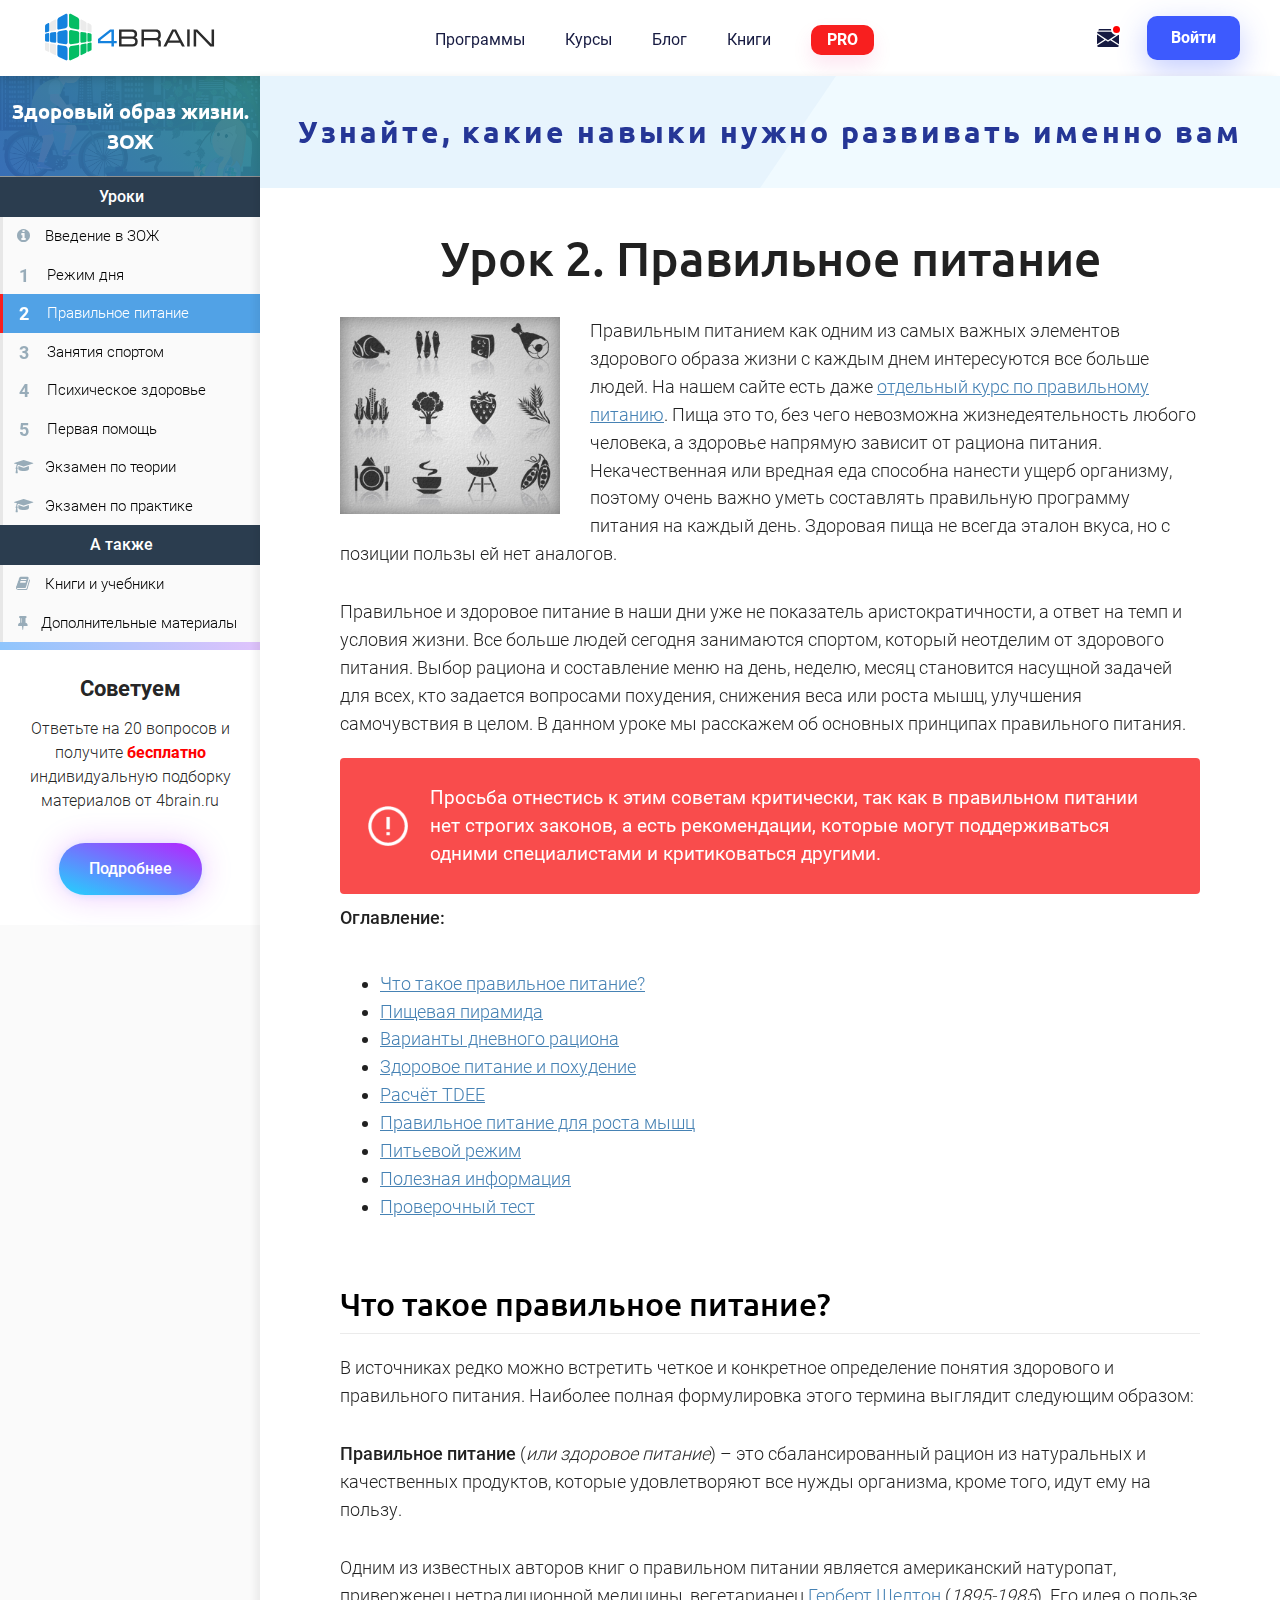
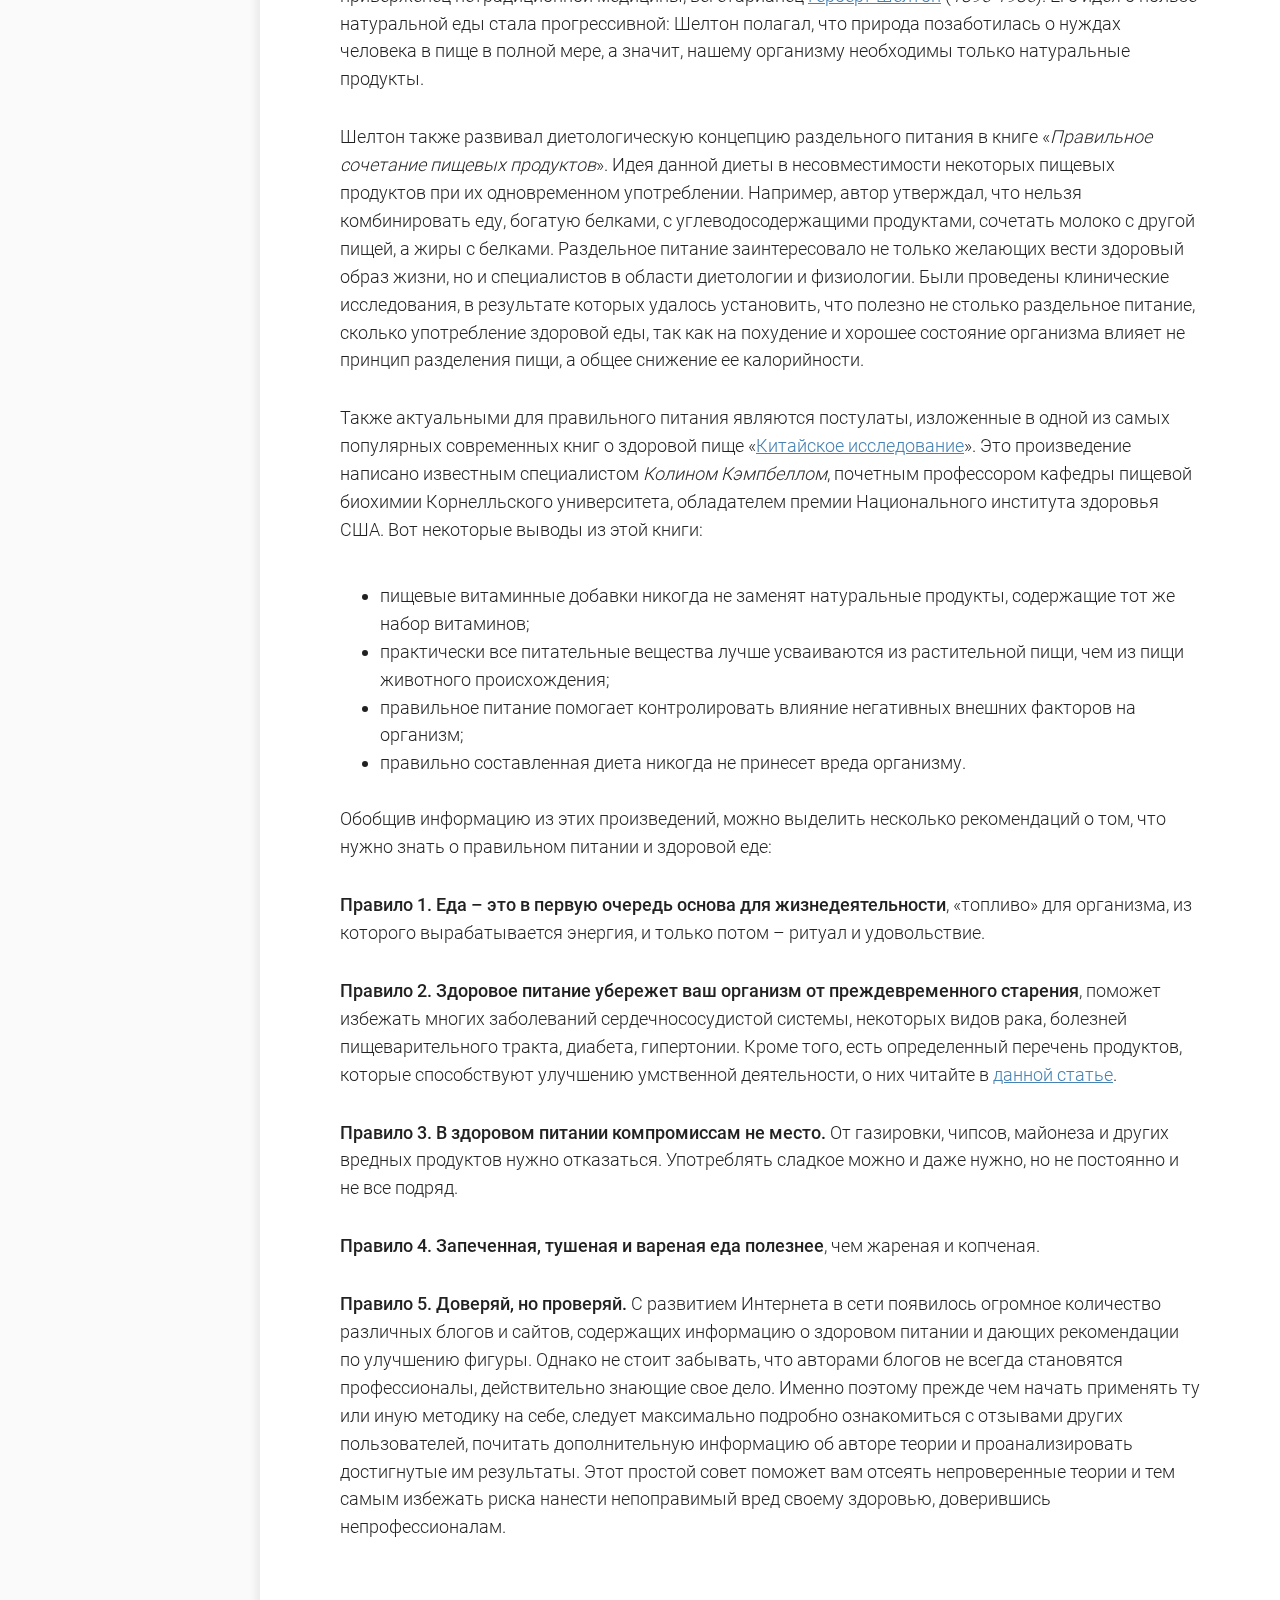
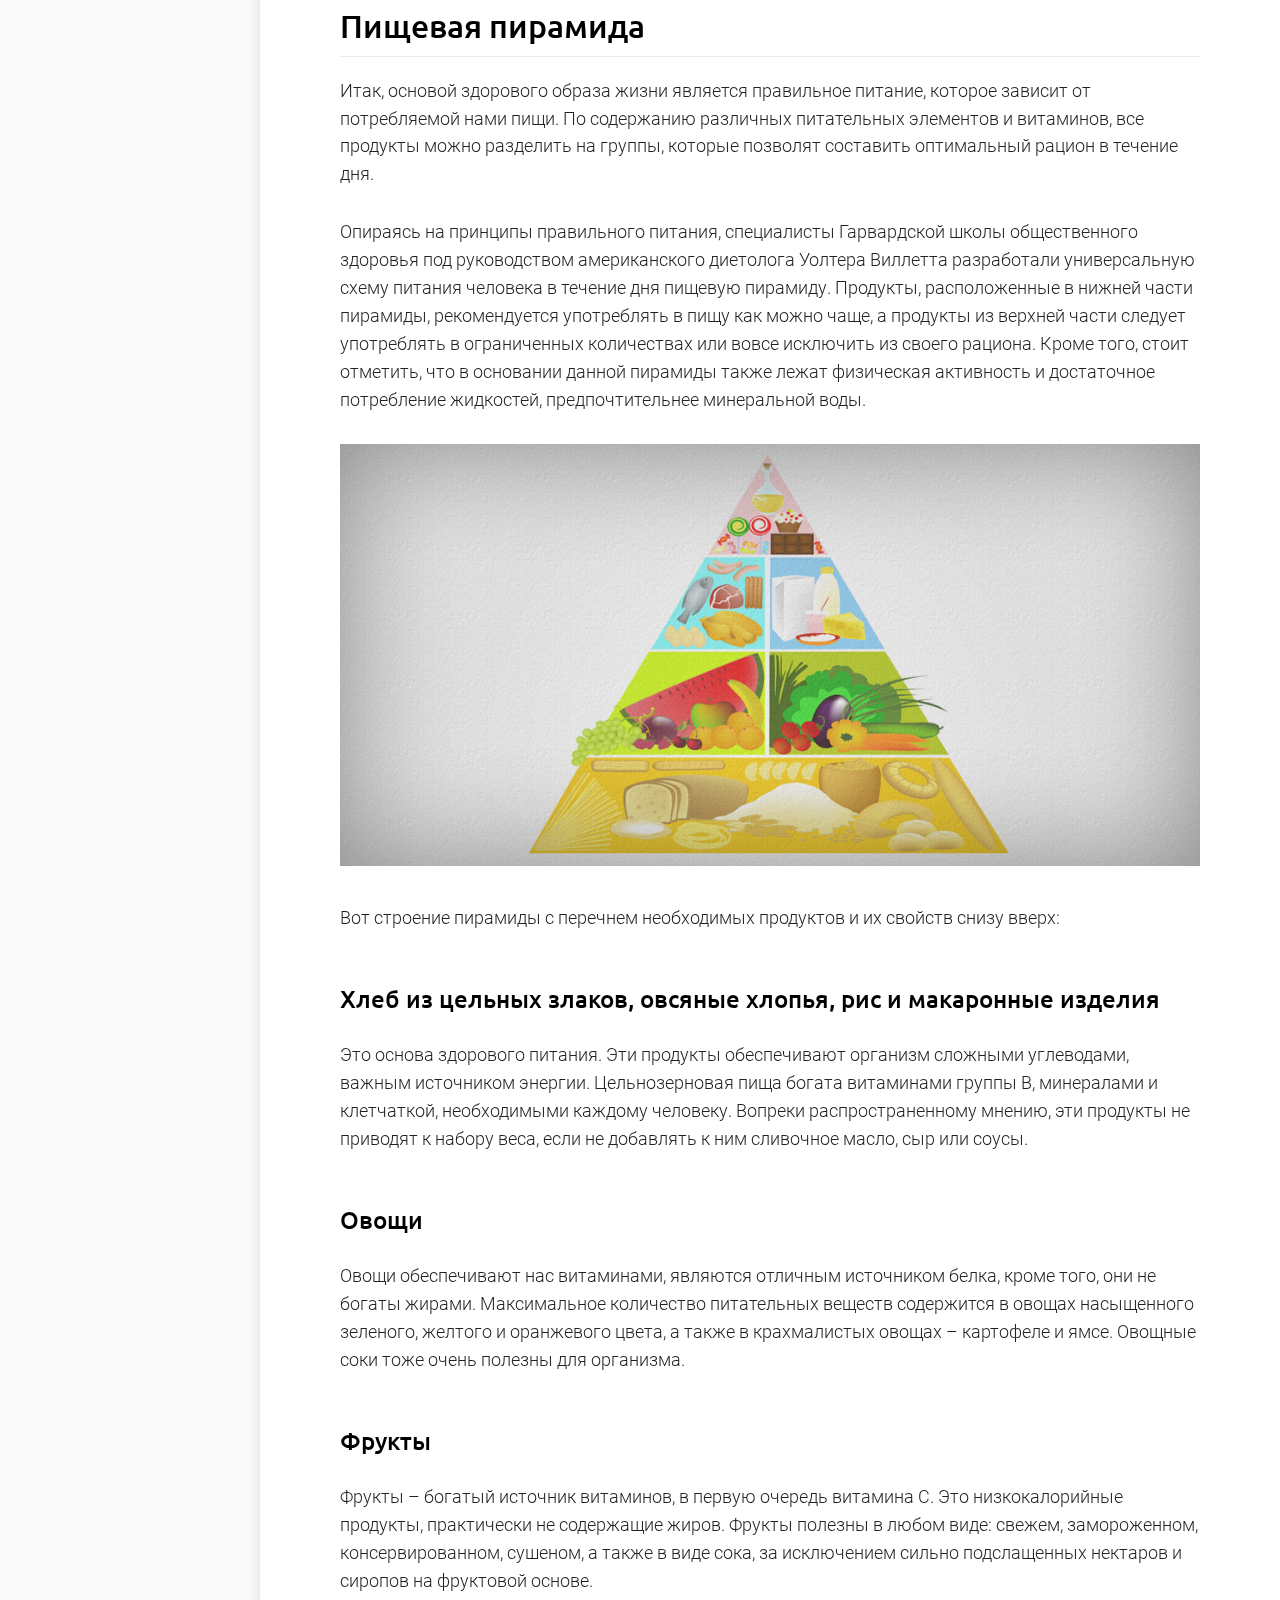
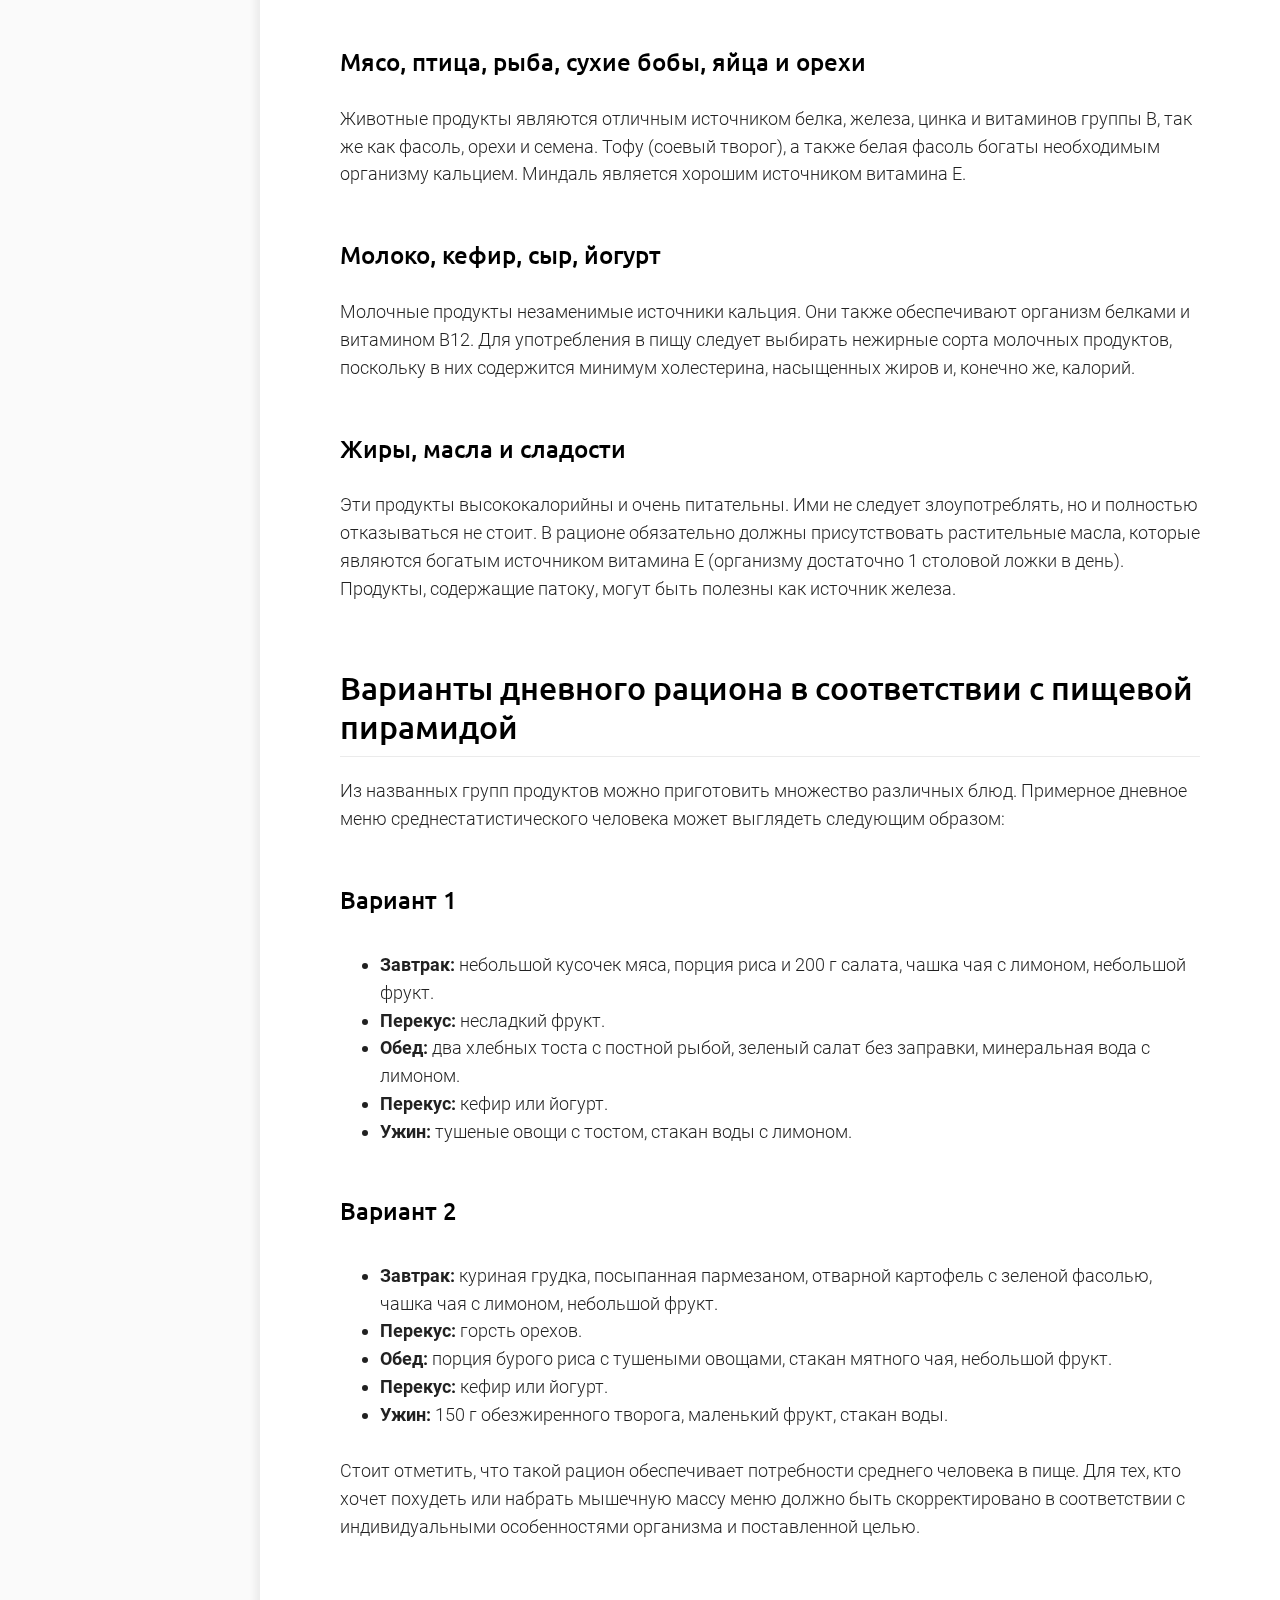
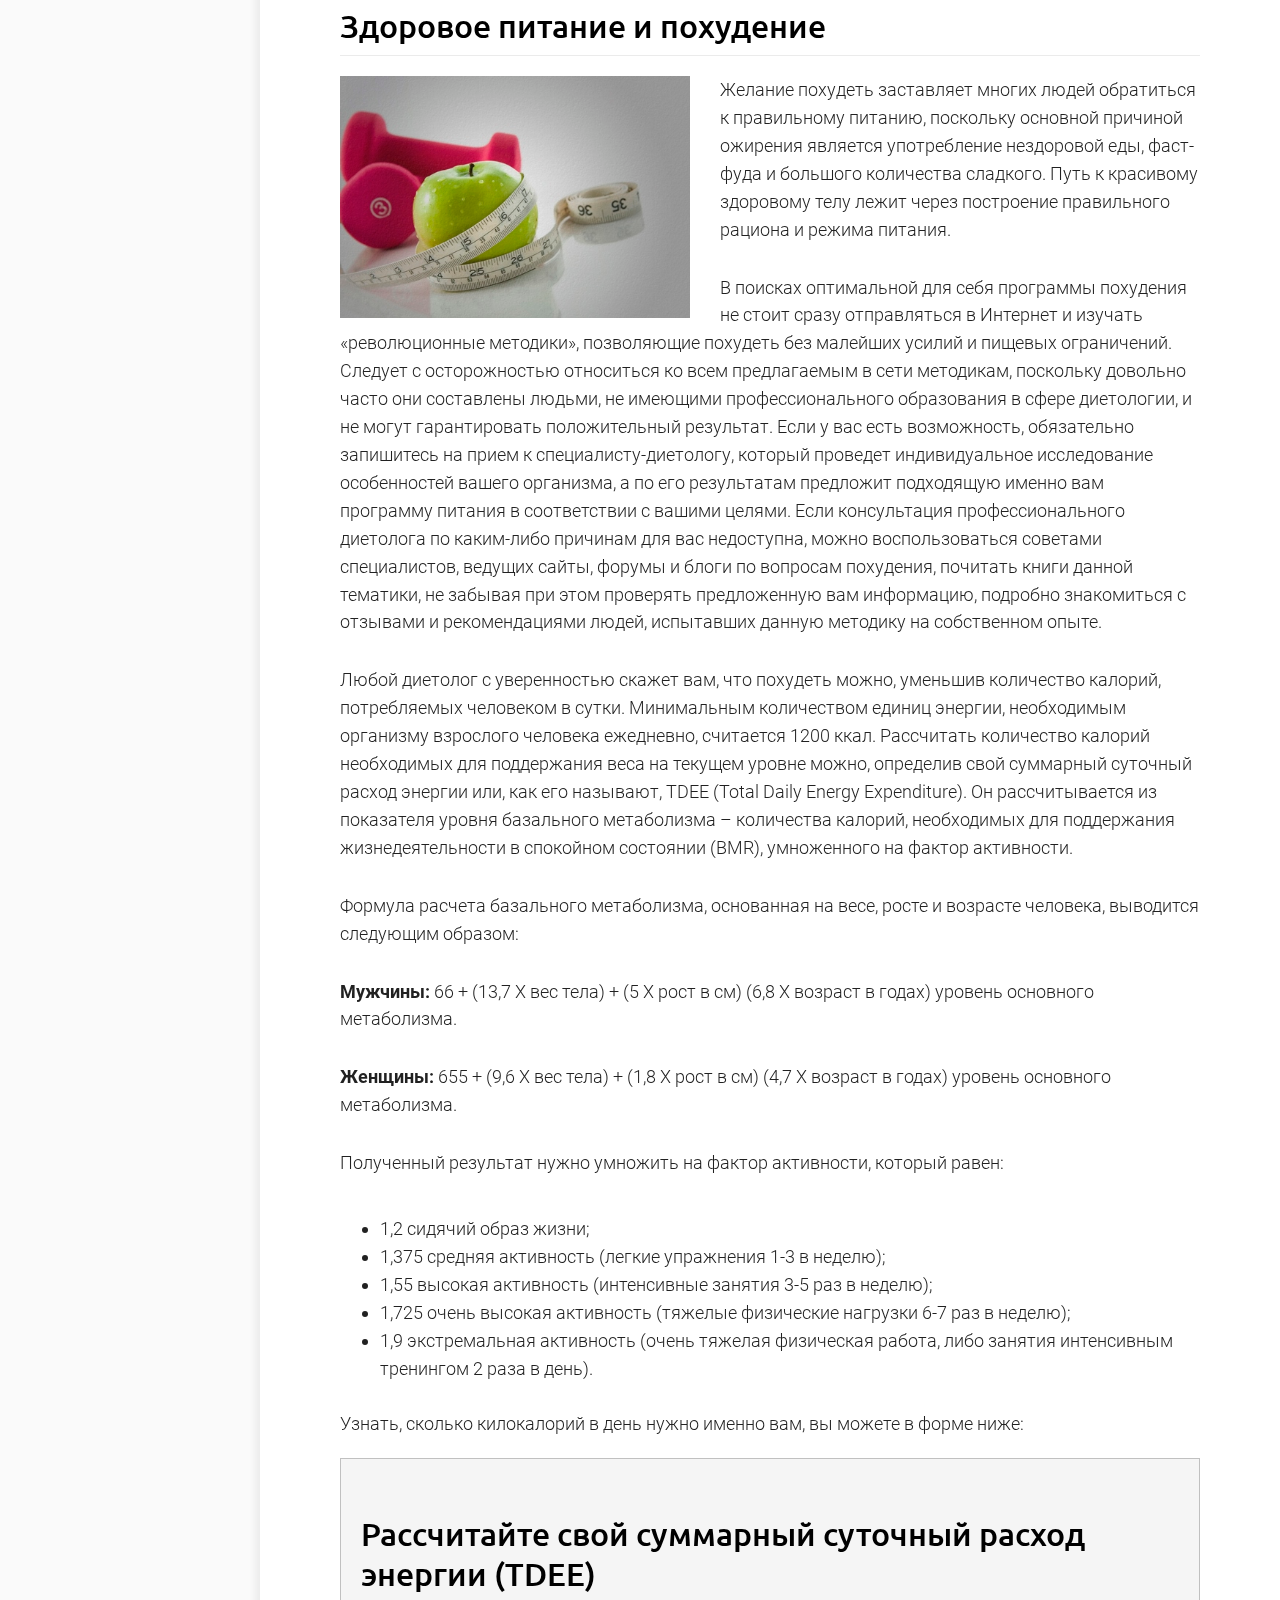
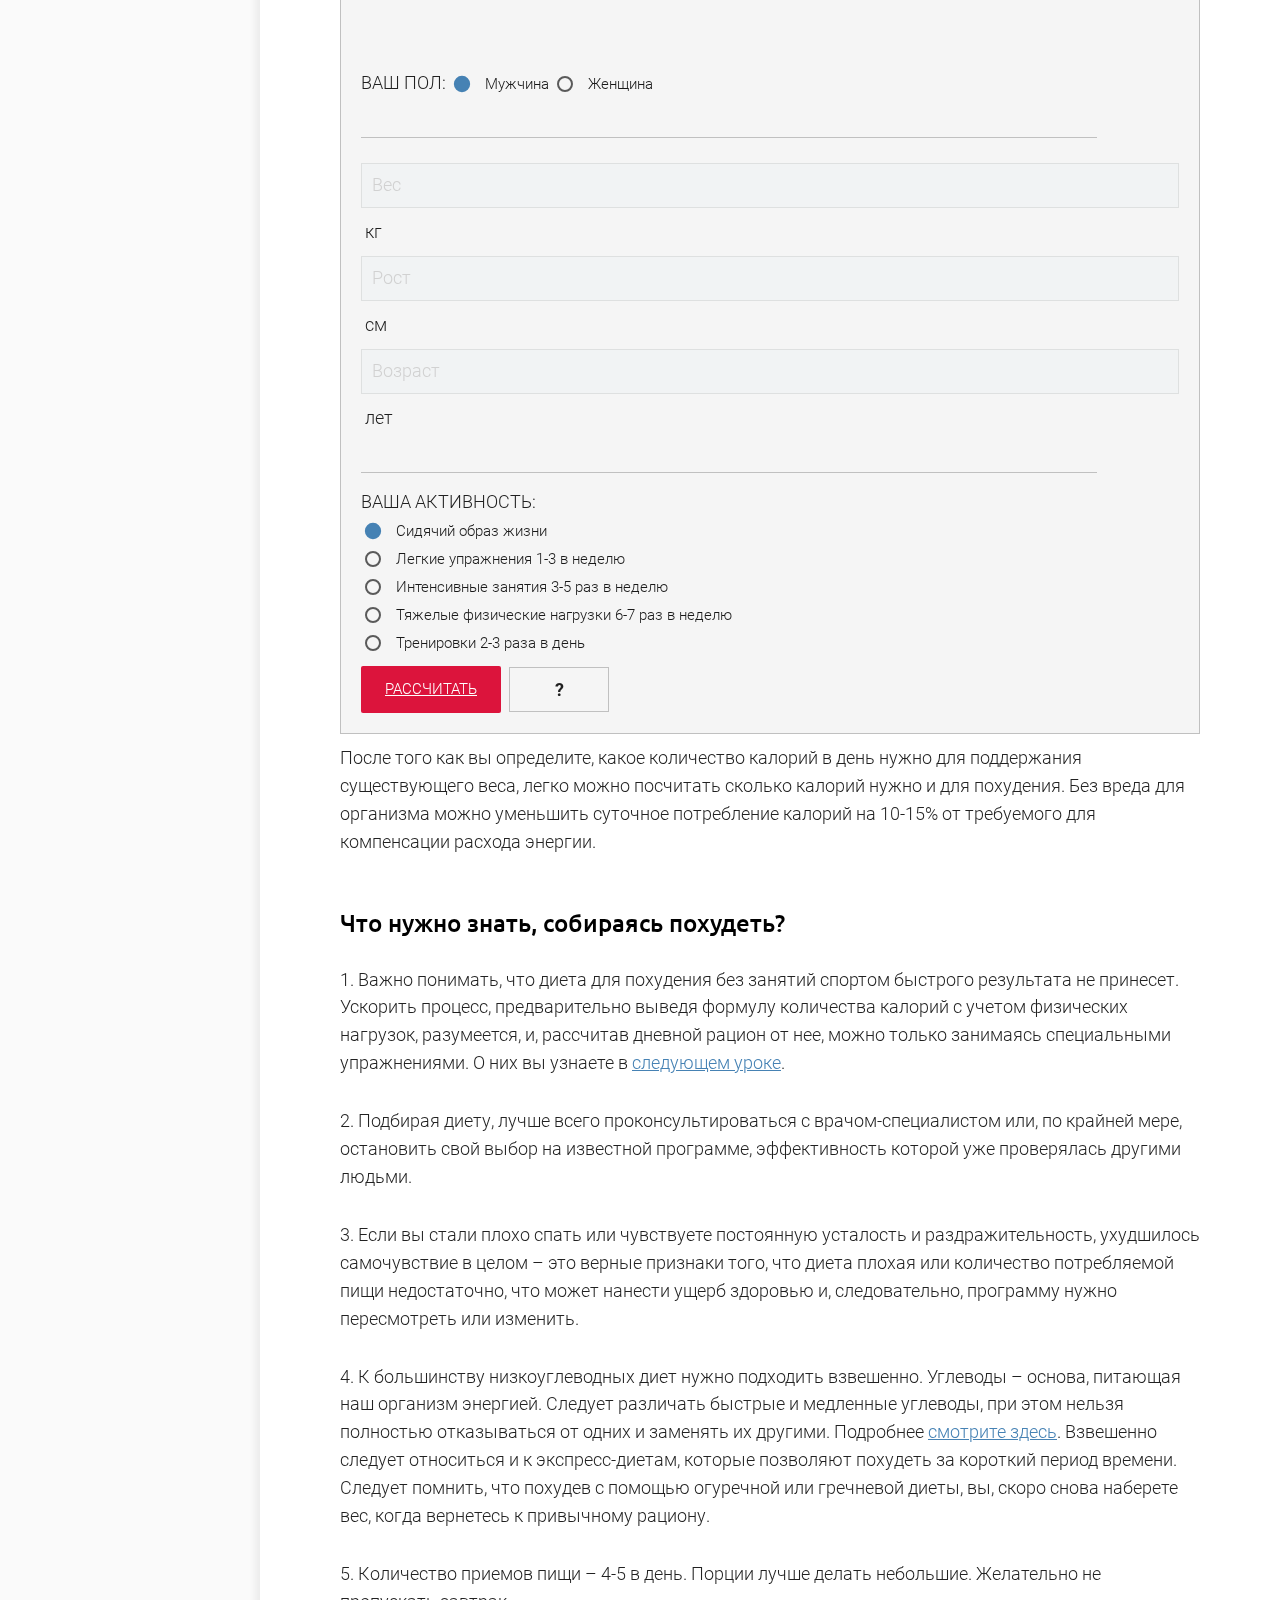
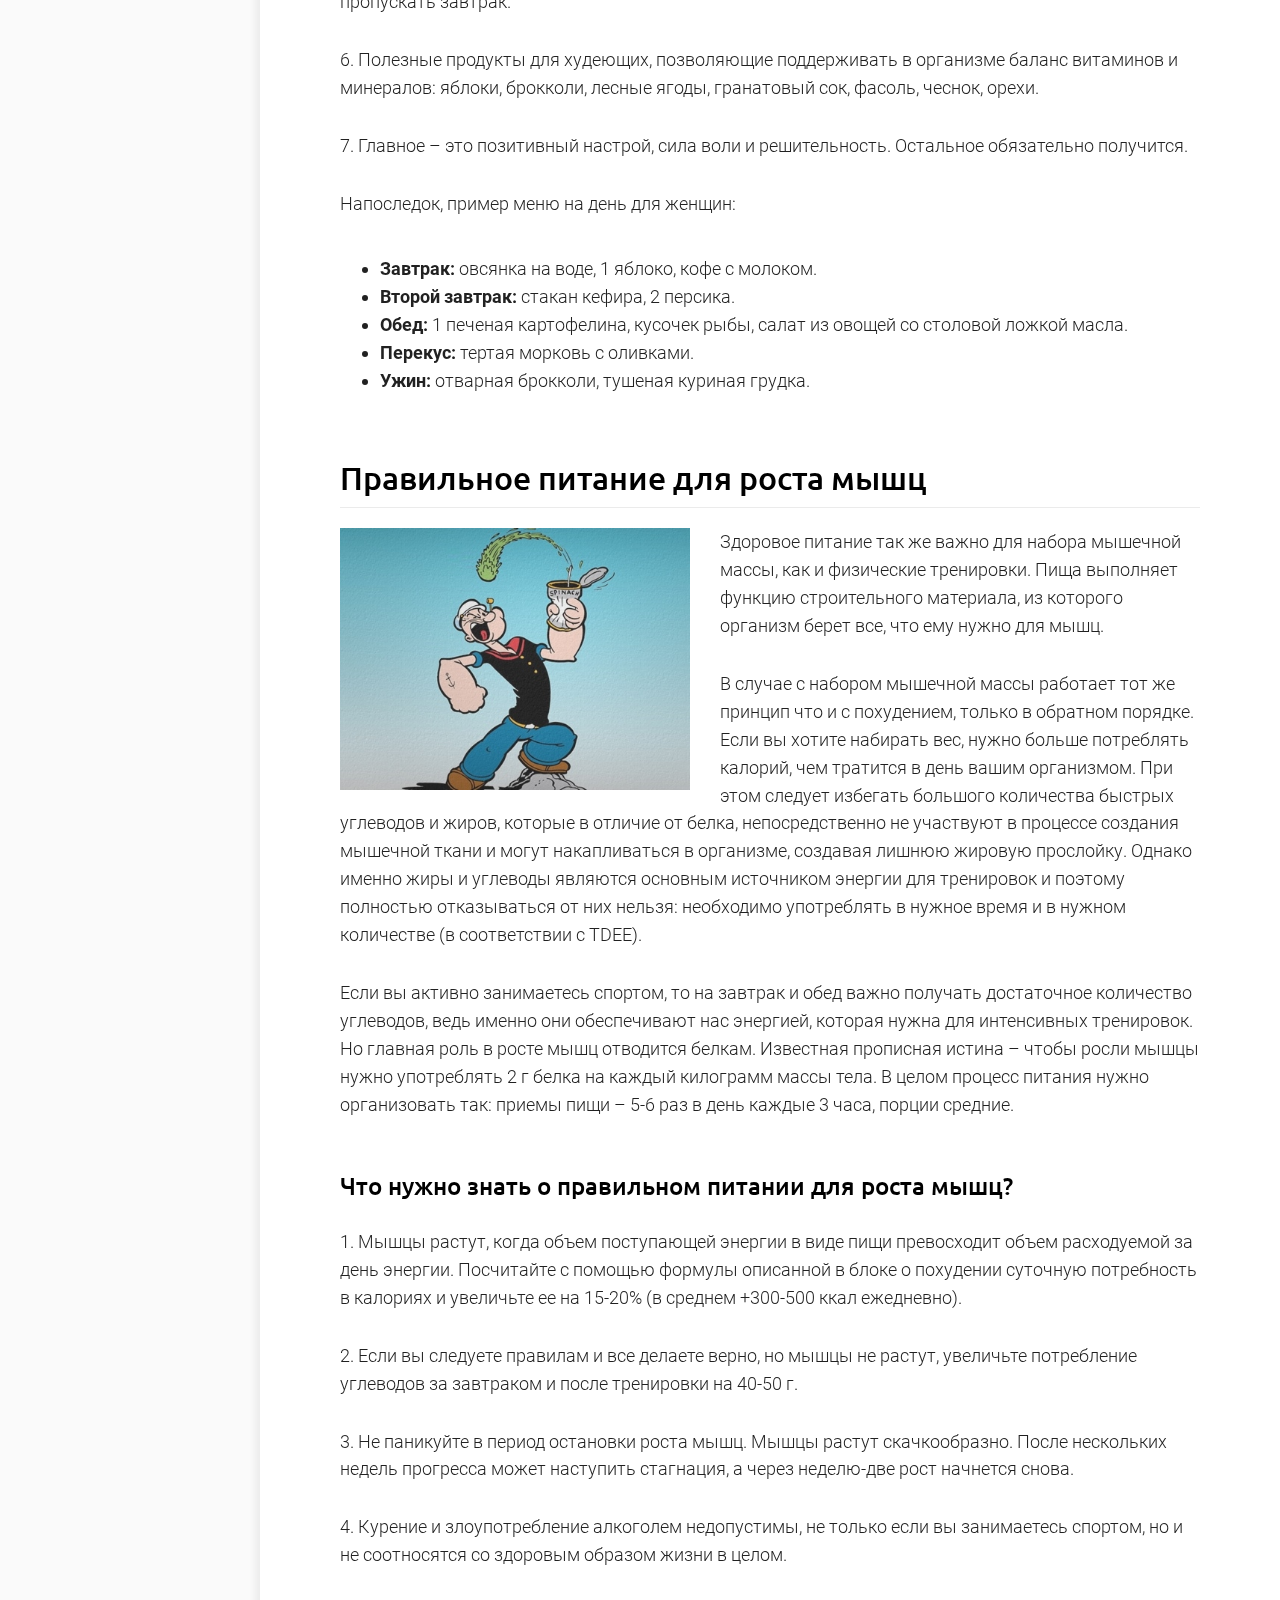
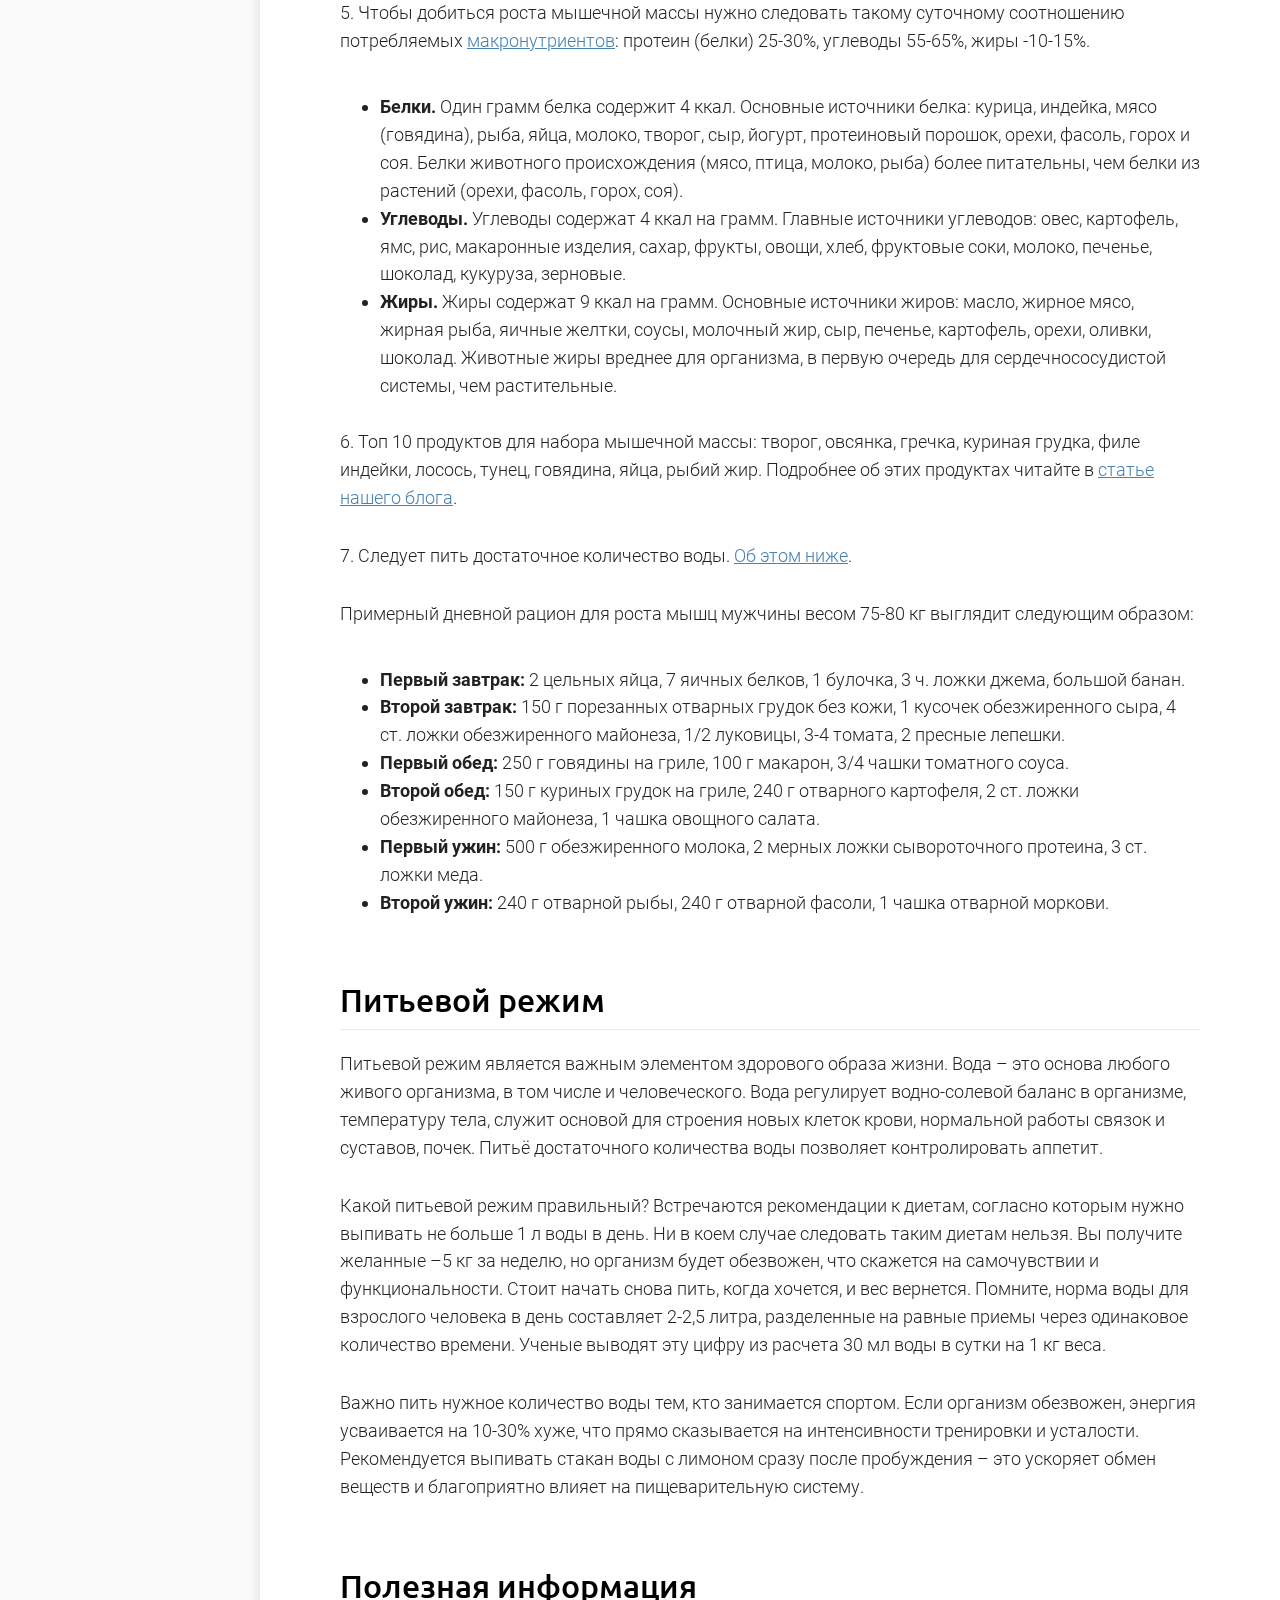
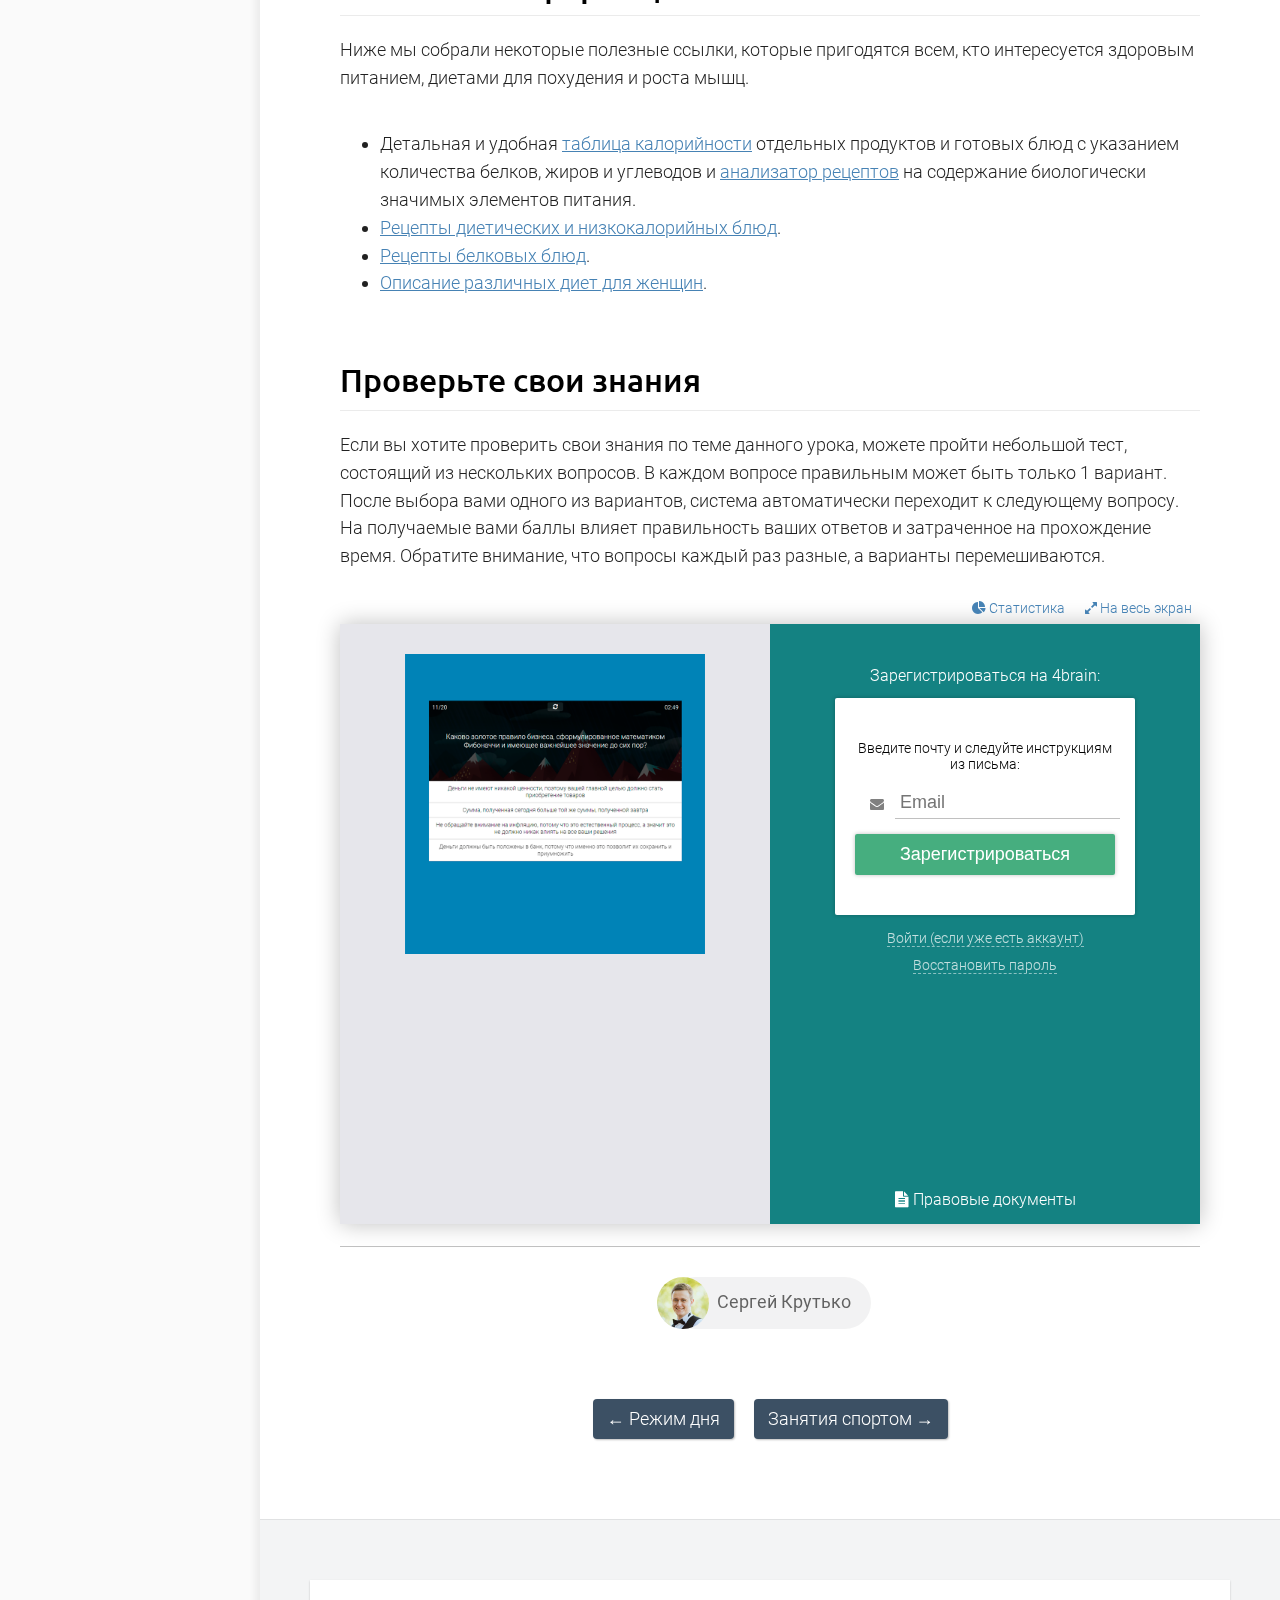
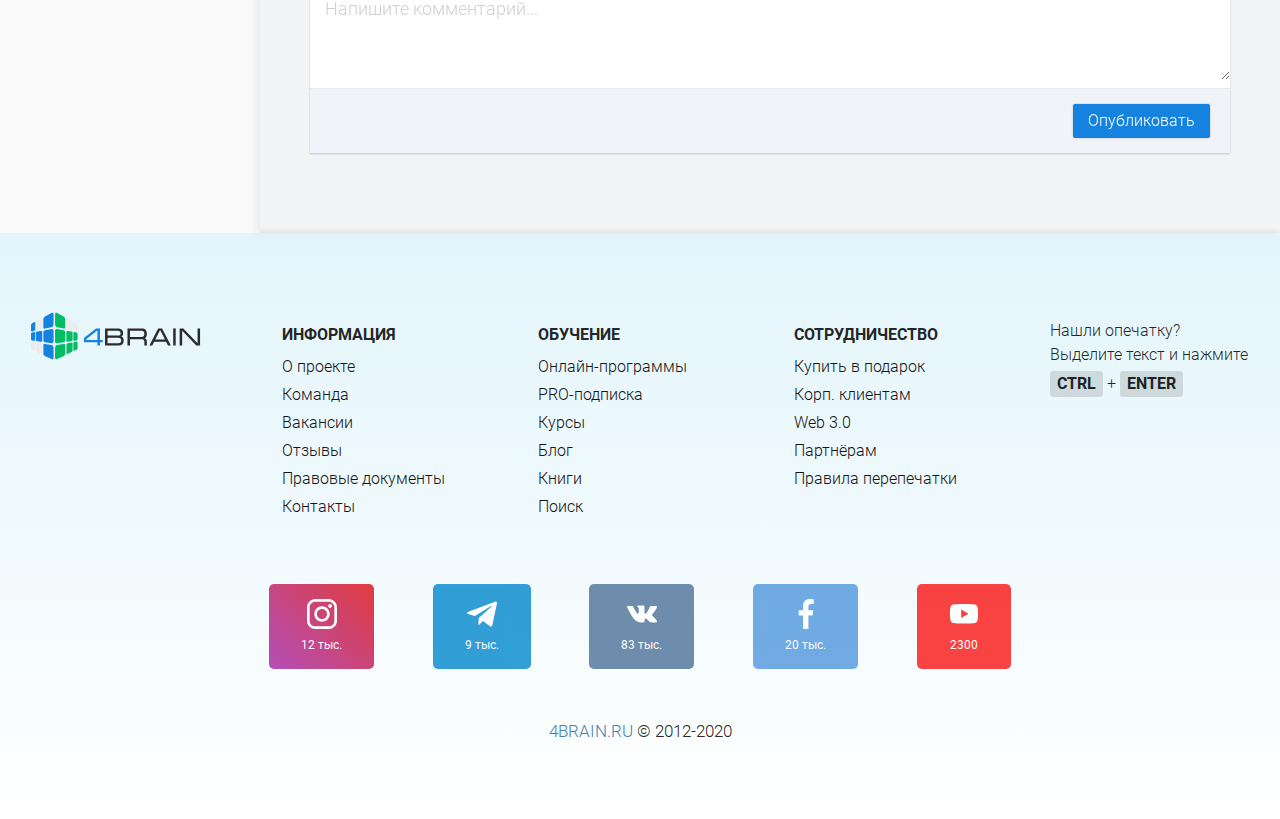
<file: index.html>
<!DOCTYPE html>
<html data-scrapbook-source="https://4brain.ru/zozh/pitanie.php" data-scrapbook-create="20200526094725544">
<head>
<title>Урок 2. Правильное питание</title>
<meta content="правильное питание, здоровое питание, меню, на день, на каждый день, на неделю, для похудения, для снижения веса, для роста мышц, рецепты, принципы, основы, рацион питания, правильное здоровое питание, для детей, программа питания, занятие, польза, раздельное питание" name="Keywords">
<meta content="В данном уроке мы поговорим об основных принципах, программах и рационе правильного и здорового питания на каждый день: для снижения веса и роста мышц" name="Description">
<meta http-equiv="Content-Type" content="text/html; charset=UTF-8">
<meta name="viewport" content="width=device-width, initial-scale=1, maximum-scale=1.0, user-scalable=no">
<link href="flexboxgrid.min.css" type="text/css" rel="stylesheet">
<link href="materialize.min.css" type="text/css" rel="stylesheet">
<link rel="stylesheet" type="text/css" href="sweetalert.min.css">
<link href="style.css" type="text/css" rel="stylesheet">
<link href="css.css" rel="stylesheet" type="text/css">
<link href="css-1.css" rel="stylesheet">
<link rel="stylesheet" href="font-awesome.min-1.css">
<link href="icon.css" rel="stylesheet">
<link rel="stylesheet" type="text/css" media="all" href="mark.css">
<style>body { -webkit-overflow-scrolling: touch;}</style>
<!--Manifest-start-2020-04-06--><link rel="shortcut icon" href="favicon.ico" type="image/x-icon"><meta property="og:image" content="https://4brain.ru/images/favico/ogimage.jpg"><link rel="apple-touch-icon" sizes="180x180" href="https://4brain.ru/images/favico/apple-touch-icon.png"><link rel="icon" type="image/png" sizes="16x16" href="favicon-16x16.png"><link rel="icon" type="image/png" sizes="32x32" href="favicon-32x32.png"><link rel="icon" type="image/png" sizes="48x48" href="favicon-48x48.png"><link rel="icon" type="image/png" sizes="96x96" href="favicon-96x96.png"><link rel="icon" type="image/png" sizes="144x144" href="favicon-144x144.png"><link rel="icon" type="image/png" sizes="192x192" href="android-chrome-192x192.png"><link rel="icon" type="image/png" sizes="512x512" href="android-chrome-512x512.png"><link rel="manifest" href="https://4brain.ru/images/favico/manifest.json"><meta name="msapplication-TileColor" content="#FFFFFF"><meta name="msapplication-TileImage" content="/images/favico/favicon-144x144.png"><meta name="theme-color" content="#ffffff"><meta name="yandex-tableau-widget" content="logo=/images/favico/logo-ya.png, color=#ffffff"><!--Manifest-end-->
<style>.cke{visibility:hidden;}</style><style type="text/css" id="ya_share_style">.b-share-popup-wrap{z-index:1073741823;position:absolute;width:500px}.b-share-popup{position:absolute;z-index:1073741823;border:1px solid #888;background:#FFF;color:#000}.b-share-popup-wrap .b-share-popup_down{top:0}.b-share-popup-wrap .b-share-popup_up{bottom:0}.b-share-popup-wrap_state_hidden{position:absolute!important;top:-9999px!important;right:auto!important;bottom:auto!important;left:-9999px!important;visibility:hidden!important}.b-share-popup,x:nth-child(1){border:0;padding:1px!important}@media all and (resolution=0){.b-share-popup,x:nth-child(1),x:-o-prefocus{padding:0!important;border:1px solid #888}}.b-share-popup__i{display:-moz-inline-box;display:inline-block;padding:5px 0!important;overflow:hidden;vertical-align:top;white-space:nowrap;visibility:visible;background:#FFF;-webkit-box-shadow:0 2px 9px rgba(0,0,0,.6);-moz-box-shadow:0 2px 9px rgba(0,0,0,.6);box-shadow:0 2px 9px rgba(0,0,0,.6)}.b-share-popup__item{font:1em/1.25em Arial,sans-serif;display:block;padding:5px 15px!important;white-space:nowrap;background:#FFF}.b-share-popup__item,a.b-share-popup__item:link,a.b-share-popup__item:visited{text-decoration:none!important;border:0!important}a.b-share-popup__item{cursor:pointer}a.b-share-popup__item .b-share-popup__item__text{display:inline;text-decoration:underline;color:#1A3DC1}a.b-share-popup__item:hover{word-spacing:0}a.b-share-popup__item:hover .b-share-popup__item__text{color:red;cursor:pointer}.b-share-popup__icon{display:-moz-inline-box;display:inline-block;margin:-3px 0 0;padding:0 5px 0 0!important;vertical-align:middle}.b-share-popup__icon_input{width:21px;height:16px;margin-top:-6px;padding:0!important}.b-share-popup__icon__input{margin-right:0;margin-left:2px;vertical-align:top}.b-share-popup__spacer{display:block;padding-top:10px!important}.b-share-popup__header{font:86%/1em Verdana,sans-serif;display:block;padding:10px 15px 5px!important;color:#999}.b-share-popup__header_first{padding-top:5px!important}.b-share-popup__input{font:86%/1em Verdana,sans-serif;display:block;padding:5px 15px!important;color:#999;text-align:left}.b-share-popup__input__input{font:1em/1em Verdana,sans-serif;display:block;width:10px;margin:5px 0 0;-webkit-box-sizing:border-box;-moz-box-sizing:border-box;box-sizing:border-box;resize:none;text-align:left;direction:ltr}.b-share-popup_down .b-share-popup_with-link .b-share-popup__input_link{position:absolute;top:5px;right:0;left:0}.b-share-popup_up .b-share-popup_with-link .b-share-popup__input_link{position:absolute;right:0;bottom:5px;left:0}.b-share-popup_down .b-share-popup_with-link{padding-top:55px!important}.b-share-popup_up .b-share-popup_with-link{padding-bottom:55px!important}.b-share-popup_down .b-share-popup_expandable .b-share-popup__main{padding-bottom:25px!important}.b-share-popup_up .b-share-popup_expandable .b-share-popup__main{padding-top:25px!important}.b-share-popup_down .b-share-popup_yandexed{padding-bottom:10px!important}.b-share-popup_up .b-share-popup_yandexed{padding-top:10px!important}.b-share-popup__yandex{position:absolute;right:4px;bottom:2px;font:78.125%/1em Verdana,sans-serif;padding:3px!important;background:0 0}a.b-share-popup__yandex:link,a.b-share-popup__yandex:visited{color:#C6C5C5;text-decoration:none}a.b-share-popup__yandex:link:hover,a.b-share-popup__yandex:visited:hover{color:red;text-decoration:underline}.b-share-popup_up .b-share-popup__yandex{top:2px;bottom:auto}.b-share-popup_expandable .b-share-popup__yandex{right:auto;left:4px}.b-share-popup_to-right .b-share-popup_expandable .b-share-popup__yandex{right:4px;left:auto}.b-share-popup__expander .b-share-popup__item{position:absolute;bottom:5px;font:86%/1em Verdana,sans-serif;margin:10px 0 0;padding:5px 10px!important;cursor:pointer;color:#999;background:0 0}.b-share-popup_to-right,.b-share-popup_to-right .b-share-popup__expander{direction:rtl}.b-share-popup_to-right .b-share-popup__expander .b-share-popup__icon{padding:0 0 0 5px!important}.b-share-popup_up .b-share-popup__expander .b-share-popup__item{top:-5px;bottom:auto}.b-share-popup__expander .b-share-popup__item:hover .b-share-popup__item__text{text-decoration:underline}.b-share-popup__expander .b-ico_action_rarr,.b-share-popup_to-right .b-share-popup__expander .b-ico_action_larr,.b-share-popup_full .b-share-popup__expander .b-ico_action_larr,.b-share-popup_to-right .b-share-popup_full .b-share-popup__expander .b-ico_action_rarr,.b-share-popup__expander .b-share-popup__item__text_collapse,.b-share-popup_full .b-share-popup__item__text_expand{display:none}.b-share-popup_to-right .b-share-popup__expander .b-ico_action_rarr,.b-share-popup_full .b-share-popup__item__text_collapse,.b-share-popup_full .b-share-popup__expander .b-ico_action_rarr,.b-share-popup_to-right .b-share-popup_full .b-share-popup__expander .b-ico_action_larr{display:inline}.b-ico_action_rarr,.b-ico_action_larr{width:8px;height:7px;border:0}.b-share-popup__main,.b-share-popup__extra{direction:ltr;vertical-align:bottom;text-align:left}.b-share-popup_down .b-share-popup__main,.b-share-popup_down .b-share-popup__extra{vertical-align:top}.b-share-popup__main{display:-moz-inline-stack;display:inline-block}.b-share-popup__extra{display:none;margin:0 -10px 0 0}.b-share-popup_full .b-share-popup__extra{display:-moz-inline-stack;display:inline-block}.b-share-popup_to-right .b-share-popup__extra{margin:0 0 0 -10px}.b-share-popup__tail{position:absolute;width:21px;height:10px;margin:0 0 0 -11px}.b-share-popup_down .b-share-popup__tail{top:-10px;background:url("b-share-popup_down__tail.gif") 0 0 no-repeat}.b-share-popup_up .b-share-popup__tail{bottom:-10px;background:url("b-share-popup_up__tail.gif") 0 0 no-repeat}.b-share-popup_down .b-share-popup__tail,x:nth-child(1){top:-9px;background-image:url("b-share-popup_down__tail.png")}.b-share-popup_up .b-share-popup__tail,x:nth-child(1){bottom:-9px;background-image:url("b-share-popup_up__tail.png")}@media all and (resolution=0){.b-share-popup_down .b-share-popup__tail,x:nth-child(1),x:-o-prefocus{top:-10px;background-image:url("b-share-popup_down__tail.gif")}.b-share-popup_up .b-share-popup__tail,x:nth-child(1),x:-o-prefocus{bottom:-10px;background-image:url("b-share-popup_up__tail.gif")}}.b-share-popup .b-share-popup_show_form_mail,.b-share-popup .b-share-popup_show_form_html{padding:0!important}.b-share-popup .b-share-popup_show_form_mail .b-share-popup__main,.b-share-popup .b-share-popup_show_form_html .b-share-popup__main,.b-share-popup .b-share-popup_show_form .b-share-popup__main,.b-share-popup .b-share-popup_show_form_mail .b-share-popup__extra,.b-share-popup .b-share-popup_show_form_html .b-share-popup__extra,.b-share-popup .b-share-popup_show_form .b-share-popup__extra{height:15px;padding:0!important;overflow:hidden;visibility:hidden}.b-share-popup_show_form_mail .b-share-popup__expander,.b-share-popup_show_form_html .b-share-popup__expander,.b-share-popup_show_form .b-share-popup__expander,.b-share-popup_show_form_mail .b-share-popup__input_link,.b-share-popup_show_form_html .b-share-popup__input_link,.b-share-popup_show_form .b-share-popup__input_link{display:none}.b-share-popup__form{position:relative;display:none;overflow:hidden;padding:5px 0 0!important;margin:0 0 -15px;white-space:normal}.b-share-popup_show_form_mail .b-share-popup__form_mail,.b-share-popup_show_form_html .b-share-popup__form_html,.b-share-popup_show_form .b-share-popup__form{display:block}.b-share-popup__form__link{padding:5px!important;margin:0 0 5px 10px;text-decoration:underline;cursor:pointer;color:#1A3DC1}.b-share-popup__form__link,.b-share-popup__form__button{font:86%/1.4545em Verdana,sans-serif;float:left;display:inline}.b-share-popup__form__button{margin:5px 0 0 15px}.b-share-popup__form__close{font:86%/1.4545em Verdana,sans-serif;float:right;display:inline;padding:5px!important;margin:0 10px 5px 0;cursor:pointer;color:#999}a.b-share-popup__form__link:hover,a.b-share-popup__form__close:hover{text-decoration:underline;color:red}.b-share-popup_font_fixed .b-share-popup__item{font-size:12.8px}.b-share-popup_font_fixed .b-share-popup__header,.b-share-popup_font_fixed .b-share-popup__input,.b-share-popup_font_fixed .b-share-popup__expander .b-share-popup__item,.b-share-popup_font_fixed .b-share-popup__form__link,.b-share-popup_font_fixed .b-share-popup__form__button,.b-share-popup_font_fixed .b-share-popup__form__close{font-size:11px}.b-share-popup_font_fixed .b-share-popup__yandex{font-size:10px}.b-share-form-button{font:86%/17px Verdana,Arial,sans-serif;display:-moz-inline-box;display:inline-block;position:relative;height:19px;margin:0 3px;padding:0 4px;cursor:default;white-space:nowrap;text-decoration:none!important;color:#000!important;border:none;outline:none;background:url("b-share-form-button.png") 0 -20px repeat-x}.b-share-form-button:link:hover,.b-share-form-button:visited:hover{color:#000!important}.b-share-form-button__before,.b-share-form-button__after{position:absolute;width:3px;height:19px;background:url("b-share-form-button.png")}.b-share-form-button__before{margin-left:-7px}.b-share-form-button__after{margin-left:4px;background-position:-3px 0}.b-share-form-button::-moz-focus-inner{border:none}button.b-share-form-button .b-share-form-button__before,button.b-share-form-button .b-share-form-button__after{margin-top:-1px}@-moz-document url-prefix(){button.b-share-form-button .b-share-form-button__after{margin-top:-2px;margin-left:6px}button.b-share-form-button .b-share-form-button__before{margin-top:-2px;margin-left:-9px}}SPAN.b-share-form-button:hover,.b-share-form-button_state_hover{background-position:0 -60px}SPAN.b-share-form-button:hover .b-share-form-button__before,.b-share-form-button_state_hover .b-share-form-button__before{background-position:0 -40px}SPAN.b-share-form-button:hover .b-share-form-button__after,.b-share-form-button_state_hover .b-share-form-button__after{background-position:-3px -40px}.b-share-form-button_state_pressed,.b-share-form-button_state_pressed .b-share-form-button_share{background-position:0 -100px!important}.b-share-form-button_state_pressed .b-share-form-button__before{background-position:0 -80px!important}.b-share-form-button_state_pressed .b-share-form-button__after{background-position:-3px -80px!important}button.b-share-form-button_state_pressed{overflow:visible}.b-share-form-button_icons{position:relative;padding:0;background-position:0 -20px!important}.b-share-form-button_icons .b-share-form-button__before{left:0;margin-left:-3px;background-position:0 0!important}.b-share-form-button_icons .b-share-form-button__after{z-index:-1;margin-left:0;background-position:-3px 0!important}.b-share-form-button_icons .b-share__handle{padding:2px!important}.b-share-form-button_icons .b-share__handle_more{position:relative;padding-right:6px!important;margin-right:-4px}.b-share-form-button_icons .b-share-icon{opacity:.5;background-image:url("b-share-icon_size_14.png")}.b-share-form-button_icons A.b-share__handle:hover .b-share-icon{opacity:1}.b-share{font:86%/1.4545em Arial,sans-serif;display:-moz-inline-box;display:inline-block;padding:1px 3px 1px 4px!important;vertical-align:middle}.b-share .b-share-form-button{font-size:1em}.b-share__text .b-share-icon{margin:0 5px 0 0;border:none}.b-share__text{margin-right:5px}.b-share__handle{float:left;height:16px;padding:5px 3px 5px 2px!important;cursor:pointer;text-align:left;text-decoration:none!important}.b-share__handle_cursor_default{cursor:default}.b-share__handle .b-share-form-button{margin-top:-2px}.b-share__hr{display:none;float:left;width:1px;height:26px;margin:0 3px 0 2px}a.b-share__handle:hover .b-share__text{text-decoration:underline;color:red}.b-share_bordered{padding:0 2px 0 3px!important;border:1px solid #E4E4E4;-moz-border-radius:5px;-webkit-border-radius:5px;border-radius:5px}.b-share_bordered .b-share__hr{display:inline;background:#E4E4E4}.b-share_link{margin:-8px 0}a.b-share_link{margin:0}.b-share_link .b-share__text{text-decoration:underline;color:#1A3DC1}.b-share-form-button_share{padding-left:26px!important;vertical-align:top}.b-share-form-button_share .b-share-form-button__before{margin-left:-29px}.b-share-form-button_share .b-share-form-button__icon{position:absolute;width:20px;height:17px;margin:1px 0 0 -23px;background:url("b-share-form-button_share__icon.png") 0 0 no-repeat}.b-share-pseudo-link{border-bottom:1px dotted;cursor:pointer;text-decoration:none!important}.b-share_font_fixed{font-size:11px}.b-share__handle_more{font-size:9px;margin-top:-1px;color:#7B7B7B}A.b-share__handle_more:hover{color:#000}.b-share__group{float:left}.b-share-icon{float:left;display:inline;overflow:hidden;width:16px;height:16px;padding:0!important;vertical-align:top;border:0;background:url("b-share-icon.png") 0 99px no-repeat}.b-share-icon_vkontakte,.b-share-icon_custom{background-position:0 0}.b-share-icon_yaru,.b-share-icon_yaru_photo,.b-share-icon_yaru_wishlist{background-position:0 -17px}.b-share-icon_lj{background-position:0 -34px}.b-share-icon_twitter{background-position:0 -51px}.b-share-icon_facebook{background-position:0 -68px}.b-share-icon_moimir{background-position:0 -85px}.b-share-icon_friendfeed{background-position:0 -102px}.b-share-icon_mail{background-position:0 -119px}.b-share-icon_html{background-position:0 -136px}.b-share-icon_postcard{background-position:0 -153px}.b-share-icon_odnoklassniki{background-position:0 -170px}.b-share-icon_blogger{background-position:0 -187px}.b-share-icon_delicious{background-position:0 -221px}.b-share-icon_gbuzz{background-position:0 -238px}.b-share-icon_linkedin{background-position:0 -255px}.b-share-icon_myspace{background-position:0 -272px}.b-share-icon_evernote{background-position:0 -289px}.b-share-icon_digg{background-position:0 -306px}.b-share-icon_juick{background-position:0 -324px}.b-share-icon_moikrug{background-position:0 -341px}.b-share-icon_yazakladki{background-position:0 -358px}.b-share-icon_liveinternet{background-position:0 -375px}.b-share-icon_tutby{background-position:0 -392px}.b-share-icon_diary{background-position:0 -409px}.b-share-icon_gplus{background-position:0 -426px}.b-share-icon_pocket{background-position:0 -443px}.b-share-icon_surfingbird{background-position:0 -460px}.b-share-icon_pinterest{background-position:0 -477px}.b-share-icon_renren{background-position:0 0}.b-share-icon_renren,.b-share-icon_sina_weibo{background:url("b-share-icon__china.png") no-repeat}.b-share-icon_sina_weibo{background-position:-18px 0}.b-share-icon_qzone{background-position:-36px 0}.b-share-icon_qzone,.b-share-icon_tencent_weibo{background:url("b-share-icon__china.png") no-repeat}.b-share-icon_tencent_weibo{background-position:-54px 0}.b-share_theme_dark .b-share-icon{background:url("b-share-icons__theme_dark.png") 99px 0 no-repeat}.b-share_theme_dark .b-share-icon_odnoklassniki{background-position:-4px -3px}.b-share_theme_dark .b-share-icon_vkontakte{background-position:-24px -3px}.b-share_theme_dark .b-share-icon_twitter{background-position:-44px -3px}.b-share_theme_dark .b-share-icon_facebook{background-position:-64px -3px}.b-share_theme_dark .b-share-icon_lj{background-position:-85px -3px}.b-share_theme_dark .b-share-icon_yaru{background-position:-105px -3px}.b-share_theme_dark .b-share-popup .b-share-icon_odnoklassniki,.b-share_theme_dark .b-share-icon_odnoklassniki:hover{background-position:-4px -28px}.b-share_theme_dark .b-share-popup .b-share-icon_vkontakte,.b-share_theme_dark .b-share-icon_vkontakte:hover{background-position:-24px -28px}.b-share_theme_dark .b-share-popup .b-share-icon_twitter,.b-share_theme_dark .b-share-icon_twitter:hover{background-position:-44px -28px}.b-share_theme_dark .b-share-popup .b-share-icon_facebook,.b-share_theme_dark .b-share-icon_facebook:hover{background-position:-64px -28px}.b-share_theme_dark .b-share-popup .b-share-icon_lj,.b-share_theme_dark .b-share-icon_lj:hover{background-position:-85px -28px}.b-share_theme_dark .b-share-popup .b-share-icon_yaru,.b-share_theme_dark .b-share-icon_yaru:hover{background-position:-105px -28px}.b-share_theme_dark .b-share-form-button_share .b-share-form-button__icon{background-image:url("b-share-form-button_share__icon_dark.png")}.b-share_theme_dark .b-share-form-button{color:#fff!important;opacity:.8}.b-share_theme_dark .b-share__handle:hover .b-share-form-button,.b-share_theme_dark .b-share-form-button:hover{opacity:1;cursor:pointer}.b-share_theme_dark .b-share-form-button,.b-share_theme_dark .b-share-form-button__before,.b-share_theme_dark .b-share-form-button__after{background:0 0}.b-share_theme_dark .b-share-popup__i{background-color:#333;border-radius:10px;-webkit-box-shadow:0 2px 9px rgba(255,255,255,.6);-moz-box-shadow:0 2px 9px rgba(255,255,255,.6);box-shadow:0 2px 9px rgba(255,255,255,.6)}.b-share_theme_dark .b-share__text{color:#AAA}.b-share_theme_dark .b-share-popup{color:#AAA;border-radius:10px;background-color:#333;background-color:rgba(50,50,50,.3)}.b-share_theme_dark .b-share-popup__item{background:0 0;color:#ccc}.b-share_theme_dark .b-share-popup .b-share-popup__item__text{color:#ccc}.b-share_theme_counter .b-share{display:inline-block;vertical-align:middle;white-space:nowrap}.b-share-counter{font:14px Arial,sans-serif;line-height:18px;display:none;float:left;margin:3px 6px 3px 3px;color:#fff}.b-share_theme_counter .b-share_type_small .b-share-counter{font-size:11px;line-height:14px;margin:2px 6px 2px 1px}.b-share_theme_counter .b-share-btn__counter .b-share-counter{display:block}.b-share-btn__counter{text-decoration:none}.b-share_theme_counter .b-share-btn__wrap{position:relative;float:left;margin-left:5px}.b-share_theme_counter .b-share_type_small .b-share-btn__wrap{margin-left:4px}.b-share_theme_counter .b-share-btn__wrap:first-child{margin-left:0}.b-share_theme_counter .b-share__link{display:inline-block;cursor:pointer;-webkit-border-radius:3px;border-radius:3px}.b-share_theme_counter .b-share_type_small .b-share__link{-webkit-border-radius:2px;border-radius:2px}.b-share_theme_counter .b-share-icon{display:block;float:left;width:24px;height:24px;background-image:url("b-share_counter_large.png");background-position:-20px 0}.b-share_theme_counter .b-share_type_small .b-share-icon{width:18px;height:18px;background-image:url("b-share_counter_small.png")}.b-share_theme_counter .b-share-icon_facebook{background-position:0 0}.b-share_theme_counter .b-share-btn__facebook{background-color:#3c5a98}.b-share_theme_counter .b-share-btn__facebook:hover{background-color:#30487a}.b-share_theme_counter .b-share-btn__facebook:active{border-top:2px solid #24365a;background-color:#334d81}.b-share_theme_counter .b-share-icon_moimir{background-position:0 -29px}.b-share_theme_counter .b-share-btn__moimir{background-color:#226eb7}.b-share_theme_counter .b-share-btn__moimir:hover{background-color:#1b5892}.b-share_theme_counter .b-share-btn__moimir:active{border-top:2px solid #14426d;background-color:#1d5e9c}.b-share_theme_counter .b-share-icon_vkontakte{background-position:0 -58px}.b-share_theme_counter .b-share-btn__vkontakte{background-color:#48729e}.b-share_theme_counter .b-share-btn__vkontakte:hover{background-color:#3a5b7e}.b-share_theme_counter .b-share-btn__vkontakte:active{border-top:2px solid #2b445e;background-color:#3d6186}.b-share_theme_counter .b-share-icon_twitter{background-position:0 -87px}.b-share_theme_counter .b-share-btn__twitter{background-color:#00aced}.b-share_theme_counter .b-share-btn__twitter:hover{background-color:#008abe}.b-share_theme_counter .b-share-btn__twitter:active{border-top:2px solid #00668d;background-color:#0092ca}.b-share_theme_counter .b-share-icon_odnoklassniki{background-position:0 -116px}.b-share_theme_counter .b-share-btn__odnoklassniki{background-color:#ff9f4d}.b-share_theme_counter .b-share-btn__odnoklassniki:hover{background-color:#cc7f3e}.b-share_theme_counter .b-share-btn__odnoklassniki:active{border-top:2px solid #975e2e;background-color:#d98742}.b-share_theme_counter .b-share-icon_gplus{background-position:0 -145px}.b-share_theme_counter .b-share-btn__gplus{background-color:#c25234}.b-share_theme_counter .b-share-btn__gplus:hover{background-color:#9b422a}.b-share_theme_counter .b-share-btn__gplus:active{border-top:2px solid #73311f;background-color:#a5462c}.b-share_theme_counter .b-share-icon_yaru{background-position:0 -174px}.b-share_theme_counter .b-share-btn__yaru{background-color:#d83933}.b-share_theme_counter .b-share-btn__yaru:hover{background-color:#ad2e29}.b-share_theme_counter .b-share-btn__yaru:active{border-top:2px solid #80221e;background-color:#b8312b}.b-share_theme_counter .b-share-icon_pinterest{background-position:0 -203px}.b-share_theme_counter .b-share-btn__pinterest{background-color:#cd1e27}.b-share_theme_counter .b-share-btn__pinterest:hover{background-color:#a4181f}.b-share_theme_counter .b-share-btn__pinterest:active{border-top:2px solid #7b1217;background-color:#ae1921}.b-share_theme_counter .b-share__link:active{height:22px}.b-share_theme_counter .b-share_type_small .b-share__link:active{height:16px}.b-share_theme_counter .b-share__link:active .b-share-icon,.b-share_theme_counter .b-share__link:active .b-share-counter{position:relative;top:-1px}.b-share_theme_counter .b-share__link::after{position:absolute;top:0;right:0;bottom:0;left:0;content:"";background-image:url("2daeaa8b5f19f0bc209d976c02bd6acb51b00b0a.gif")}.b-share_theme_counter .b-share__handle{height:auto;padding:0!important}</style>
</head>

<body>


    <header class="z-header">
        <div class="z-header__container">
            <span class="z-header__humburger" data-toggle=".kontainer"><img src="icon-hamburger-dark.svg"></span>   
            <a href="https://4brain.ru/" class="z-header__logo"><img src="logo-v2.svg" alt="4brain"></a>

            <ul class="z-header__menu">
                <li class="z-header__menu-item"><a href="https://4brain.ru/programms.php" class="z-header__link">Программы</a></li>
                <li class="z-header__menu-item"><a href="https://4brain.ru/courses.php" class="z-header__link">Курсы</a></li>
                <li class="z-header__menu-item"><a href="https://4brain.ru/blog/" class="z-header__link">Блог</a></li>
                <li class="z-header__menu-item"><a href="https://4brain.ru/books/" class="z-header__link">Книги</a></li>
                <li class="z-header__menu-item z-header__menu-item_special"><a href="https://4brain.ru/pro.php" class="z-header__link"><span>Pro</span></a></li>
            </ul>

            <div class="topchat topchatactive">
                <span class="z-header__icon-mail">
                    <img src="icon-mail-dark.svg" title="Чат с тьютором">
                </span>
            </div>

            <div class="z-header__account" id="z-topsingin"><a class="z-header__button" href="https://4brain.ru/login.php">Войти</a></div>
			
			
            <div class="z-header__button-dots">
                <img src="icon-3-dots-dark.svg">
            </div>
			
			<ul class="z-header__menu__mob">
                <li class="z-header__menu-item"><a href="https://4brain.ru/programms.php" class="z-header__link">Программы</a></li>
                <li class="z-header__menu-item"><a href="https://4brain.ru/courses.php" class="z-header__link">Курсы</a></li>
                <li class="z-header__menu-item"><a href="https://4brain.ru/blog/" class="z-header__link">Блог</a></li>
                <li class="z-header__menu-item"><a href="https://4brain.ru/books/" class="z-header__link">Книги</a></li>
                <li class="z-header__menu-item z-header__menu-item_special"><a href="https://4brain.ru/pro.php" class="z-header__link"><span>Pro</span></a></li>
            </ul>
			<div class="z-header__menu__mob-closed"></div>
			
        </div>
    </header>

	<div class="kontainer">
		<div id="left">
			<div id="name" style="background-image:url(&quot;zozh.png&quot;)"><a href="https://4brain.ru/zozh/" class="waves-effect">Здоровый образ жизни. ЗОЖ</a></div><ul><li class="head">Уроки</li><li><a href="https://4brain.ru/zozh/index.php" class="waves-effect"><i class="fa fa-info-circle" aria-hidden="true"></i> Введение в ЗОЖ</a></li><li><a href="https://4brain.ru/zozh/rezhim.php" class="waves-effect"><!--noindex--><b>1</b><!--/noindex--> Режим дня</a></li><li><a href="" class="waves-effect active lm"><!--noindex--><b>2</b><!--/noindex--> Правильное питание</a></li><li><a href="https://4brain.ru/zozh/sport.php" class="waves-effect"><!--noindex--><b>3</b><!--/noindex--> Занятия спортом</a></li><li><a href="https://4brain.ru/zozh/psy.php" class="waves-effect"><!--noindex--><b>4</b><!--/noindex--> Психическое здоровье</a></li><li><a href="https://4brain.ru/zozh/help.php" class="waves-effect"><!--noindex--><b>5</b><!--/noindex--> Первая помощь</a></li><li><a href="https://4brain.ru/zozh/exam.php" class="waves-effect"><i class="fa fa-graduation-cap" aria-hidden="true"></i> Экзамен по теории</a></li><li><a href="https://4brain.ru/zozh/case.php" class="waves-effect"><i class="fa fa-graduation-cap" aria-hidden="true"></i> Экзамен по практике</a></li><li class="head">А также</li><li><a href="https://4brain.ru/zozh/books.php" class="waves-effect"><i class="fa fa-book" aria-hidden="true"></i> Книги и учебники</a></li><li><a href="https://4brain.ru/zozh/dopolnitelnye-materialy.php" class="waves-effect"><i class="fa fa-thumb-tack" aria-hidden="true"></i>Дополнительные материалы </a></li></ul><div id="brmrk_lb"><div class="advice-box brmrkid brmrkid6">

<span class="advice-box__close">×</span>
<p class="advice-box__title">Советуем</p>
<p class="advice-box__text">Ответьте на 20 вопросов и получите <b style="color:red;">бесплатно</b> индивидуальную подборку материалов от 4brain.ru</p>
<a href="https://4brain.ru/getcourse/?ici_source=sidebanner&amp;ici_medium=side2podbor" class="advice-box__button">Подробнее</a>

</div></div>

		</div>

		<div id="main" class="site-wrap">
			<div class="swipe-area"></div>
			<div id="workflow">
					
					<div id="brmrk_tb"><div data-brmrkid="88" class="brmrkid brmrkid88" id="profbannerwrap">

<a href="https://4brain.ru/getcourse/?ici_source=topbanner&amp;ici_medium=top2podbor" target="_blank" id="profbanner">
<div id="profbannercontent">Узнайте, какие навыки нужно развивать именно вам</div>
<div class="d3"></div></a>

</div></div><div id="contentbox"><h1>Урок 2. Правильное питание</h1> <p class="introduction"><img alt="Правильное и здоровое питание" src="правильное-и-здоровое-питание.jpg" style="float:left; margin: 0 30px 0px 0; max-width:220px;">Правильным питанием как одним из самых важных элементов здорового образа жизни с каждым днем интересуются все больше людей. На нашем сайте есть даже <a href="https://4brain.ru/pitanie/">отдельный курс по правильному питанию</a>. Пища это то, без чего невозможна жизнедеятельность любого человека, а здоровье напрямую зависит от рациона питания. Некачественная или вредная еда способна нанести ущерб организму, поэтому очень важно уметь составлять правильную программу питания на каждый день. Здоровая пища не всегда эталон вкуса, но с позиции пользы ей нет аналогов.</p> <p>Правильное и здоровое питание в наши дни уже не показатель аристократичности, а ответ на темп и условия жизни. Все больше людей сегодня занимаются спортом, который неотделим от здорового питания. Выбор рациона и составление меню на день, неделю, месяц становится насущной задачей для всех, кто задается вопросами похудения, снижения веса или роста мышц, улучшения самочувствия в целом. В данном уроке мы расскажем об основных принципах правильного питания.</p> <p class="attention">Просьба отнестись к этим советам критически, так как в правильном питании нет строгих законов, а есть рекомендации, которые могут поддерживаться одними специалистами и критиковаться другими.</p> <p><strong>Оглавление:</strong></p> <ul> <li><a href="#1">Что такое правильное питание?</a></li> <li><a href="#2">Пищевая пирамида</a></li> <li><a href="#3">Варианты дневного рациона</a></li> <li><a href="#4">Здоровое питание и похудение</a></li> <li><a href="#poll">Расчёт TDEE</a></li> <li><a href="#5">Правильное питание для роста мышц</a></li> <li><a href="#6">Питьевой режим</a></li> <li><a href="#7">Полезная информация</a></li> <li><a href="#voprosy">Проверочный тест</a></li> </ul> <h2 id="1">Что такое правильное питание?</h2> <p>В источниках редко можно встретить четкое и конкретное определение понятия здорового и правильного питания. Наиболее полная формулировка этого термина выглядит следующим образом:</p> <p class="rule"><strong>Правильное питание </strong>(<em>или здоровое питание</em>) – это сбалансированный рацион из натуральных и качественных продуктов, которые удовлетворяют все нужды организма, кроме того, идут ему на пользу.</p> <p>Одним из известных авторов книг о правильном питании является американский натуропат, приверженец нетрадиционной медицины, вегетарианец <a href="http://www.koob.ru/shelton_gerbert/" rel="nofollow" target="_blank">Герберт Шелтон</a> (<em>1895-1985</em>). Его идея о пользе натуральной еды стала прогрессивной: Шелтон полагал, что природа позаботилась о нуждах человека в пище в полной мере, а значит, нашему организму необходимы только натуральные продукты.</p> <p>Шелтон также развивал диетологическую концепцию раздельного питания в книге «<em>Правильное сочетание пищевых продуктов</em>». Идея данной диеты в несовместимости некоторых пищевых продуктов при их одновременном употреблении. Например, автор утверждал, что нельзя комбинировать еду, богатую белками, с углеводосодержащими продуктами, сочетать молоко с другой пищей, а жиры с белками. Раздельное питание заинтересовало не только желающих вести здоровый образ жизни, но и специалистов в области диетологии и физиологии. Были проведены клинические исследования, в результате которых удалось установить, что полезно не столько раздельное питание, сколько употребление здоровой еды, так как на похудение и хорошее состояние организма влияет не принцип разделения пищи, а общее снижение ее калорийности.</p> <p>Также актуальными для правильного питания являются постулаты, изложенные в одной из самых популярных современных книг о здоровой пище «<a href="https://4brain.ru/books/kitajskoe-issledovanie.php" target="_blank">Китайское исследование</a>». Это произведение написано известным специалистом <em>Колином Кэмпбеллом</em>, почетным профессором кафедры пищевой биохимии Корнелльского университета, обладателем премии Национального института здоровья США. Вот некоторые выводы из этой книги:</p> <ul> <li>пищевые витаминные добавки никогда не заменят натуральные продукты, содержащие тот же набор витаминов;</li> <li>практически все питательные вещества лучше усваиваются из растительной пищи, чем из пищи животного происхождения;</li> <li>правильное питание помогает контролировать влияние негативных внешних факторов на организм;</li> <li>правильно составленная диета никогда не принесет вреда организму.</li> </ul> <p>Обобщив информацию из этих произведений, можно выделить несколько&nbsp;рекомендаций о том, что нужно знать о правильном питании и здоровой еде:</p> <p><strong>Правило 1. Еда – это в первую очередь основа для жизнедеятельности</strong>, «топливо» для организма, из которого вырабатывается энергия, и только потом – ритуал и удовольствие.</p> <p><strong>Правило 2. Здоровое питание убережет ваш организм от преждевременного старения</strong>, поможет избежать многих заболеваний сердечнососудистой системы, некоторых видов рака, болезней пищеварительного тракта, диабета, гипертонии. Кроме того, есть определенный перечень продуктов, которые способствуют улучшению умственной деятельности, о них читайте в <a href="https://4brain.ru/blog/%D0%BF%D0%BE%D0%BB%D0%B5%D0%B7%D0%BD%D1%8B%D0%B5-%D0%BF%D1%80%D0%BE%D0%B4%D1%83%D0%BA%D1%82%D1%8B-%D0%B4%D0%BB%D1%8F-%D1%80%D0%B0%D0%B1%D0%BE%D1%82%D1%8B-%D0%BC%D0%BE%D0%B7%D0%B3%D0%B0/" target="_blank">данной статье</a>.</p> <p><strong>Правило 3. В здоровом питании компромиссам не место.</strong> От газировки, чипсов, майонеза и других вредных продуктов нужно отказаться. Употреблять сладкое можно и даже нужно, но не постоянно и не все подряд.</p> <p><strong>Правило 4. Запеченная, тушеная и вареная еда полезнее</strong>, чем жареная и копченая.</p> <p><strong>Правило 5. Доверяй, но проверяй.</strong> С развитием Интернета в сети появилось огромное количество различных блогов и сайтов, содержащих информацию о здоровом питании и дающих рекомендации по улучшению фигуры. Однако не стоит забывать, что авторами блогов не всегда становятся профессионалы, действительно знающие свое дело. Именно поэтому прежде чем начать применять ту или иную методику на себе, следует максимально подробно ознакомиться с отзывами других пользователей, почитать дополнительную информацию об авторе теории и проанализировать достигнутые им результаты. Этот простой совет поможет вам отсеять непроверенные теории и тем самым избежать риска нанести непоправимый вред своему здоровью, доверившись непрофессионалам.</p> <h2 id="2">Пищевая пирамида</h2> <p>Итак, основой здорового образа жизни является правильное питание, которое зависит от потребляемой нами пищи. По содержанию различных питательных элементов и витаминов, все продукты можно разделить на группы, которые позволят составить оптимальный рацион в течение дня.</p> <p>Опираясь на принципы правильного питания, специалисты Гарвардской школы общественного здоровья под руководством американского диетолога Уолтера Виллетта разработали универсальную схему питания человека в течение дня пищевую пирамиду. Продукты, расположенные в нижней части пирамиды, рекомендуется употреблять в пищу как можно чаще, а продукты из верхней части следует употреблять в ограниченных количествах или вовсе исключить из своего рациона. Кроме того, стоит отметить, что в основании данной пирамиды также лежат физическая активность и достаточное потребление жидкостей, предпочтительнее минеральной воды.</p> <p style="text-align:center;"><img alt="Пищевая пирамида" src="пирамида-питания.jpg" style="width:100%;"></p> <p>Вот строение пирамиды с перечнем необходимых продуктов и их свойств снизу вверх:</p> <h3>Хлеб из цельных злаков, овсяные хлопья, рис и макаронные изделия</h3> <p>Это основа здорового питания. Эти продукты обеспечивают организм сложными углеводами, важным источником энергии. Цельнозерновая пища богата витаминами группы В, минералами и клетчаткой, необходимыми каждому человеку. Вопреки распространенному мнению, эти продукты не приводят к набору веса, если не добавлять к ним сливочное масло, сыр или соусы.</p> <h3>Овощи</h3> <p>Овощи обеспечивают нас витаминами, являются отличным источником белка, кроме того, они не богаты жирами. Максимальное количество питательных веществ содержится в овощах насыщенного зеленого, желтого и оранжевого цвета, а также в крахмалистых овощах – картофеле и ямсе. Овощные соки тоже очень полезны для организма.</p> <h3>Фрукты</h3> <p>Фрукты – богатый источник витаминов, в первую очередь витамина С. Это низкокалорийные продукты, практически не содержащие жиров. Фрукты полезны в любом виде: свежем, замороженном, консервированном, сушеном, а также в виде сока, за исключением сильно подслащенных нектаров и сиропов на фруктовой основе.</p> <h3>Мясо, птица, рыба, сухие бобы, яйца и орехи</h3> <p>Животные продукты являются отличным источником белка, железа, цинка и витаминов группы В, так же как фасоль, орехи и семена. Тофу (соевый творог), а также белая фасоль богаты необходимым организму кальцием. Миндаль является хорошим источником витамина Е.</p> <h3>Молоко, кефир, сыр, йогурт</h3> <p>Молочные продукты незаменимые источники кальция. Они также обеспечивают организм белками и витамином B12. Для употребления в пищу следует выбирать нежирные сорта молочных продуктов, поскольку в них содержится минимум холестерина, насыщенных жиров и, конечно же, калорий.</p> <h3>Жиры, масла и сладости</h3> <p>Эти продукты высококалорийны и очень питательны. Ими не следует злоупотреблять, но и полностью отказываться не стоит. В рационе обязательно должны присутствовать растительные масла, которые являются богатым источником витамина Е (организму достаточно 1 столовой ложки в день). Продукты, содержащие патоку, могут быть полезны как источник железа.</p> <h2 id="3">Варианты дневного рациона в соответствии с пищевой пирамидой</h2> <p>Из названных групп продуктов можно приготовить множество различных блюд. Примерное дневное меню среднестатистического человека может выглядеть следующим образом:</p> <h3>Вариант 1</h3> <ul> <li><b>Завтрак:</b> небольшой кусочек мяса, порция риса и 200 г салата, чашка чая с лимоном, небольшой фрукт.</li> <li><b>Перекус:</b> несладкий фрукт.</li> <li><b>Обед:</b> два хлебных тоста с постной рыбой, зеленый салат без заправки, минеральная вода с лимоном.</li> <li><b>Перекус:</b> кефир или йогурт.</li> <li><b>Ужин:</b> тушеные овощи с тостом, стакан воды с лимоном.</li> </ul> <h3>Вариант 2</h3> <ul> <li><b>Завтрак:</b> куриная грудка, посыпанная пармезаном, отварной картофель с зеленой фасолью, чашка чая с лимоном, небольшой фрукт.</li> <li><b>Перекус:</b> горсть орехов.</li> <li><b>Обед:</b> порция бурого риса с тушеными овощами, стакан мятного чая, небольшой фрукт.</li> <li><b>Перекус:</b> кефир или йогурт.</li> <li><b>Ужин:</b> 150 г обезжиренного творога, маленький фрукт, стакан воды.</li> </ul> <p>Стоит отметить, что такой рацион обеспечивает потребности среднего человека в пище. Для тех, кто хочет похудеть или набрать мышечную массу меню должно быть скорректировано в соответствии с индивидуальными особенностями организма и поставленной целью.</p> <h2 id="4">Здоровое питание и похудение</h2> <p><img alt="Здоровое питание и похудение" src="питание-для-похудения.jpg" style="float:left; margin: 0 30px 0px 0; max-width:350px;">Желание похудеть заставляет многих людей обратиться к правильному питанию, поскольку основной причиной ожирения является употребление нездоровой еды, фаст-фуда и большого количества сладкого. Путь к красивому здоровому телу лежит через построение правильного рациона и режима питания.</p> <p>В поисках оптимальной для себя программы похудения не стоит сразу отправляться в Интернет и изучать «революционные методики», позволяющие похудеть без малейших усилий и пищевых ограничений. Следует с осторожностью относиться ко всем предлагаемым в сети методикам, поскольку довольно часто они составлены людьми, не имеющими профессионального образования в сфере диетологии, и не могут гарантировать положительный результат. Если у вас есть возможность, обязательно запишитесь на прием к специалисту-диетологу, который проведет индивидуальное исследование особенностей вашего организма, а по его результатам предложит подходящую именно вам программу питания в соответствии с вашими целями. Если консультация профессионального диетолога по каким-либо причинам для вас недоступна, можно воспользоваться советами специалистов, ведущих сайты, форумы и блоги по вопросам похудения, почитать книги данной тематики, не забывая при этом проверять предложенную вам информацию, подробно знакомиться с отзывами и рекомендациями людей, испытавших данную методику на собственном опыте.</p> <p>Любой диетолог с уверенностью скажет вам, что похудеть можно, уменьшив количество калорий, потребляемых человеком в сутки. Минимальным количеством единиц энергии, необходимым организму взрослого человека ежедневно, считается 1200 ккал. Рассчитать количество калорий необходимых для поддержания веса на текущем уровне можно, определив свой суммарный суточный расход энергии или, как его называют, TDEE (Total Daily Energy Expenditure). Он рассчитывается из показателя уровня базального метаболизма – количества калорий, необходимых для поддержания жизнедеятельности в спокойном состоянии (BMR), умноженного на фактор активности.</p> <p>Формула расчета базального метаболизма, основанная на весе, росте и возрасте человека, выводится следующим образом:</p> <p><b>Мужчины:</b> 66 + (13,7 X вес тела) + (5 X рост в см) (6,8 X возраст в годах) уровень основного метаболизма.</p> <p><b>Женщины:</b> 655 + (9,6 X вес тела) + (1,8 X рост в см) (4,7 X возраст в годах) уровень основного метаболизма.</p> <p>Полученный результат нужно умножить на фактор активности, который равен:</p> <ul> <li>1,2 сидячий образ жизни;</li> <li>1,375 средняя активность (легкие упражнения 1-3 в неделю);</li> <li>1,55 высокая активность (интенсивные занятия 3-5 раз в неделю);</li> <li>1,725 очень высокая активность (тяжелые физические нагрузки 6-7 раз в неделю);</li> <li>1,9 экстремальная активность (очень тяжелая физическая работа, либо занятия интенсивным тренингом 2 раза в день).</li> </ul> <p>Узнать, сколько килокалорий в день нужно именно вам, вы можете в форме ниже:</p> <style type="text/css">#poll {display:block; padding:10px 20px; background:whitesmoke; border:1px solid silver;} #poll input[type="text"]{border:1px solid silver; padding:4px 5px; font-family: "Arial", "Helvetica", sans-serif; font-size: 15px; margin:10px 0;} #tdee {display:inline-block; vertical-align:middle; font-size: 15px; margin:10px 0; padding:10px 24px; cursor: pointer; background:Crimson; color:white; border:none; border-radius: 2px;} #tdee:hover {background:DarkRed} #tdee-res {display:inline-block; vertical-align:middle; padding:8px 10px; border:1px solid silver; min-width:100px; min-height:22px; text-align:center;} </style> <form id="poll"> <h2 style="border:none;">Расcчитайте свой суммарный суточный расход энергии (TDEE)</h2> <br> <br> ВАШ ПОЛ: <input checked="checked" id="man" name="pol" type="radio" value="66"><label checked="checked" for="man" class="active">Мужчина</label> <input id="woman" name="pol" type="radio" value="665"><label for="woman" class="active">Женщина</label> <hr> <input name="ves" placeholder="Вес" size="10" type="text" value="">&nbsp;кг&nbsp;&nbsp;&nbsp; <input name="rost" placeholder="Рост" size="10" type="text" value="">&nbsp;см&nbsp;&nbsp;&nbsp; <input name="vozrast" placeholder="Возраст" size="10" type="text" value="">&nbsp;лет&nbsp;&nbsp;&nbsp; <hr> ВАША АКТИВНОСТЬ:<br> <input checked="checked" id="act1" name="activn" type="radio" value="1.2"><label checked="checked" for="act1" class="active">Сидячий образ жизни</label><br> <input id="act2" name="activn" type="radio" value="1.375"><label for="act2" class="active">Легкие упражнения 1-3 в неделю</label><br> <input id="act3" name="activn" type="radio" value="1.55"><label for="act3" class="active">Интенсивные занятия 3-5 раз в неделю</label><br> <input id="act4" name="activn" type="radio" value="1.725"><label for="act4" class="active">Тяжелые физические нагрузки 6-7 раз в неделю</label><br> <input id="act5" name="activn" type="radio" value="1.9"><label for="act5" class="active">Тренировки 2-3 раза в день</label><br> <a id="tdee">РАССЧИТАТЬ</a>&nbsp;&nbsp;<b id="tdee-res">?</b> <script async=""></script><script async=""></script><script async=""></script><script async=""></script><script type="text/javascript" charset="utf-8"></script> <div class="yashare-auto-init" data-yasharedescription="Расcчитайте свой суммарный суточный расход энергии (TDEE) в специальной форме на 4brain.ru" data-yasharel10n="ru" data-yasharelink="http://4brain.ru/zozh/pitanie.php#poll" data-yasharequickservices="vkontakte,facebook,twitter,odnoklassniki,yaru" data-yasharetitle="Расчет суммарного суточного расхода энергии" data-yasharetype="none" id="tdeeshare" style="display:none;"><span class="b-share"><a rel="nofollow" target="_blank" title="ВКонтакте" class="b-share__handle b-share__link b-share-btn__vkontakte" href="https://share.yandex.net/go.xml?service=vkontakte&amp;url=http%3A%2F%2F4brain.ru%2Fzozh%2Fpitanie.php%23poll&amp;title=%D0%A0%D0%B0%D1%81%D1%87%D0%B5%D1%82%20%D1%81%D1%83%D0%BC%D0%BC%D0%B0%D1%80%D0%BD%D0%BE%D0%B3%D0%BE%20%D1%81%D1%83%D1%82%D0%BE%D1%87%D0%BD%D0%BE%D0%B3%D0%BE%20%D1%80%D0%B0%D1%81%D1%85%D0%BE%D0%B4%D0%B0%20%D1%8D%D0%BD%D0%B5%D1%80%D0%B3%D0%B8%D0%B8&amp;description=%D0%A0%D0%B0%D1%81c%D1%87%D0%B8%D1%82%D0%B0%D0%B9%D1%82%D0%B5%20%D1%81%D0%B2%D0%BE%D0%B9%20%D1%81%D1%83%D0%BC%D0%BC%D0%B0%D1%80%D0%BD%D1%8B%D0%B9%20%D1%81%D1%83%D1%82%D0%BE%D1%87%D0%BD%D1%8B%D0%B9%20%D1%80%D0%B0%D1%81%D1%85%D0%BE%D0%B4%20%D1%8D%D0%BD%D0%B5%D1%80%D0%B3%D0%B8%D0%B8%20(TDEE)%20%D0%B2%20%D1%81%D0%BF%D0%B5%D1%86%D0%B8%D0%B0%D0%BB%D1%8C%D0%BD%D0%BE%D0%B9%20%D1%84%D0%BE%D1%80%D0%BC%D0%B5%20%D0%BD%D0%B0%204brain.ru" data-service="vkontakte"><span class="b-share-icon b-share-icon_vkontakte"></span></a><a rel="nofollow" target="_blank" title="Facebook" class="b-share__handle b-share__link b-share-btn__facebook" href="https://share.yandex.net/go.xml?service=facebook&amp;url=http%3A%2F%2F4brain.ru%2Fzozh%2Fpitanie.php%23poll&amp;title=%D0%A0%D0%B0%D1%81%D1%87%D0%B5%D1%82%20%D1%81%D1%83%D0%BC%D0%BC%D0%B0%D1%80%D0%BD%D0%BE%D0%B3%D0%BE%20%D1%81%D1%83%D1%82%D0%BE%D1%87%D0%BD%D0%BE%D0%B3%D0%BE%20%D1%80%D0%B0%D1%81%D1%85%D0%BE%D0%B4%D0%B0%20%D1%8D%D0%BD%D0%B5%D1%80%D0%B3%D0%B8%D0%B8&amp;description=%D0%A0%D0%B0%D1%81c%D1%87%D0%B8%D1%82%D0%B0%D0%B9%D1%82%D0%B5%20%D1%81%D0%B2%D0%BE%D0%B9%20%D1%81%D1%83%D0%BC%D0%BC%D0%B0%D1%80%D0%BD%D1%8B%D0%B9%20%D1%81%D1%83%D1%82%D0%BE%D1%87%D0%BD%D1%8B%D0%B9%20%D1%80%D0%B0%D1%81%D1%85%D0%BE%D0%B4%20%D1%8D%D0%BD%D0%B5%D1%80%D0%B3%D0%B8%D0%B8%20(TDEE)%20%D0%B2%20%D1%81%D0%BF%D0%B5%D1%86%D0%B8%D0%B0%D0%BB%D1%8C%D0%BD%D0%BE%D0%B9%20%D1%84%D0%BE%D1%80%D0%BC%D0%B5%20%D0%BD%D0%B0%204brain.ru" data-service="facebook"><span class="b-share-icon b-share-icon_facebook"></span></a><a rel="nofollow" target="_blank" title="Twitter" class="b-share__handle b-share__link b-share-btn__twitter" href="https://share.yandex.net/go.xml?service=twitter&amp;url=http%3A%2F%2F4brain.ru%2Fzozh%2Fpitanie.php%23poll&amp;title=%D0%A0%D0%B0%D1%81%D1%87%D0%B5%D1%82%20%D1%81%D1%83%D0%BC%D0%BC%D0%B0%D1%80%D0%BD%D0%BE%D0%B3%D0%BE%20%D1%81%D1%83%D1%82%D0%BE%D1%87%D0%BD%D0%BE%D0%B3%D0%BE%20%D1%80%D0%B0%D1%81%D1%85%D0%BE%D0%B4%D0%B0%20%D1%8D%D0%BD%D0%B5%D1%80%D0%B3%D0%B8%D0%B8&amp;description=%D0%A0%D0%B0%D1%81c%D1%87%D0%B8%D1%82%D0%B0%D0%B9%D1%82%D0%B5%20%D1%81%D0%B2%D0%BE%D0%B9%20%D1%81%D1%83%D0%BC%D0%BC%D0%B0%D1%80%D0%BD%D1%8B%D0%B9%20%D1%81%D1%83%D1%82%D0%BE%D1%87%D0%BD%D1%8B%D0%B9%20%D1%80%D0%B0%D1%81%D1%85%D0%BE%D0%B4%20%D1%8D%D0%BD%D0%B5%D1%80%D0%B3%D0%B8%D0%B8%20(TDEE)%20%D0%B2%20%D1%81%D0%BF%D0%B5%D1%86%D0%B8%D0%B0%D0%BB%D1%8C%D0%BD%D0%BE%D0%B9%20%D1%84%D0%BE%D1%80%D0%BC%D0%B5%20%D0%BD%D0%B0%204brain.ru" data-service="twitter"><span class="b-share-icon b-share-icon_twitter"></span></a><a rel="nofollow" target="_blank" title="Одноклассники" class="b-share__handle b-share__link b-share-btn__odnoklassniki" href="https://share.yandex.net/go.xml?service=odnoklassniki&amp;url=http%3A%2F%2F4brain.ru%2Fzozh%2Fpitanie.php%23poll&amp;title=%D0%A0%D0%B0%D1%81%D1%87%D0%B5%D1%82%20%D1%81%D1%83%D0%BC%D0%BC%D0%B0%D1%80%D0%BD%D0%BE%D0%B3%D0%BE%20%D1%81%D1%83%D1%82%D0%BE%D1%87%D0%BD%D0%BE%D0%B3%D0%BE%20%D1%80%D0%B0%D1%81%D1%85%D0%BE%D0%B4%D0%B0%20%D1%8D%D0%BD%D0%B5%D1%80%D0%B3%D0%B8%D0%B8&amp;description=%D0%A0%D0%B0%D1%81c%D1%87%D0%B8%D1%82%D0%B0%D0%B9%D1%82%D0%B5%20%D1%81%D0%B2%D0%BE%D0%B9%20%D1%81%D1%83%D0%BC%D0%BC%D0%B0%D1%80%D0%BD%D1%8B%D0%B9%20%D1%81%D1%83%D1%82%D0%BE%D1%87%D0%BD%D1%8B%D0%B9%20%D1%80%D0%B0%D1%81%D1%85%D0%BE%D0%B4%20%D1%8D%D0%BD%D0%B5%D1%80%D0%B3%D0%B8%D0%B8%20(TDEE)%20%D0%B2%20%D1%81%D0%BF%D0%B5%D1%86%D0%B8%D0%B0%D0%BB%D1%8C%D0%BD%D0%BE%D0%B9%20%D1%84%D0%BE%D1%80%D0%BC%D0%B5%20%D0%BD%D0%B0%204brain.ru" data-service="odnoklassniki"><span class="b-share-icon b-share-icon_odnoklassniki"></span></a></span></div> </form> <p>После того как вы определите, какое количество калорий в день нужно для поддержания существующего веса, легко можно посчитать сколько калорий нужно и для похудения. Без вреда для организма можно уменьшить суточное потребление калорий на 10-15% от требуемого для компенсации расхода энергии.</p> <h3>Что нужно знать, собираясь похудеть?</h3> <p>1. Важно понимать, что диета для похудения без занятий спортом быстрого результата не принесет. Ускорить процесс, предварительно выведя формулу количества калорий с учетом физических нагрузок, разумеется, и, рассчитав дневной рацион от нее, можно только занимаясь специальными упражнениями. О них вы узнаете в <a>следующем уроке</a>.</p> <p>2. Подбирая диету, лучше всего проконсультироваться с врачом-специалистом или, по крайней мере, остановить свой выбор на известной программе, эффективность которой уже проверялась другими людьми.</p> <p>3. Если вы стали плохо спать или чувствуете постоянную усталость и раздражительность, ухудшилось самочувствие в целом – это верные признаки того, что диета плохая или количество потребляемой пищи недостаточно, что может нанести ущерб здоровью и, следовательно, программу нужно пересмотреть или изменить.</p> <p>4. К большинству низкоуглеводных диет нужно подходить взвешенно. Углеводы – основа, питающая наш организм энергией. Следует различать быстрые и медленные углеводы, при этом нельзя полностью отказываться от одних и заменять их другими. Подробнее <a href="http://www.youtube.com/watch?v=zV9B1Igk5Zc" target="_blank">смотрите здесь</a>. Взвешенно следует относиться и к экспресс-диетам, которые позволяют похудеть за короткий период времени. Следует помнить, что похудев с помощью огуречной или гречневой диеты, вы, скоро снова наберете вес, когда вернетесь к привычному рациону.</p> <p>5. Количество приемов пищи – 4-5 в день. Порции лучше делать небольшие. Желательно не пропускать завтрак.</p> <p>6. Полезные продукты для худеющих, позволяющие поддерживать в организме баланс витаминов и минералов: яблоки, брокколи, лесные ягоды, гранатовый сок, фасоль, чеснок, орехи.</p> <p>7. Главное – это позитивный настрой, сила воли и решительность. Остальное обязательно получится.</p> <p>Напоследок, пример меню на день для женщин:</p> <ul> <li><b>Завтрак:</b> овсянка на воде, 1 яблоко, кофе с молоком.</li> <li><b>Второй завтрак:</b> стакан кефира, 2 персика.</li> <li><b>Обед:</b> 1 печеная картофелина, кусочек рыбы, салат из овощей со столовой ложкой масла.</li> <li><b>Перекус:</b> тертая морковь с оливками.</li> <li><b>Ужин:</b> отварная брокколи, тушеная куриная грудка.</li> </ul> <h2 id="5">Правильное питание для роста мышц</h2> <p><img alt="Правильное питание для роста мышц" src="питание-для-роста-мышц.jpg" style="float:left; margin: 0 30px 0px 0; max-width:350px;">Здоровое питание так же важно для набора мышечной массы, как и физические тренировки. Пища выполняет функцию строительного материала, из которого организм берет все, что ему нужно для мышц.</p> <p>В случае с набором мышечной массы работает тот же принцип что и с похудением, только в обратном порядке. Если вы хотите набирать вес, нужно больше потреблять калорий, чем тратится в день вашим организмом. При этом следует избегать большого количества быстрых углеводов и жиров, которые в отличие от белка, непосредственно не участвуют в процессе создания мышечной ткани и могут накапливаться в организме, создавая лишнюю жировую прослойку. Однако именно жиры и углеводы являются основным источником энергии для тренировок и поэтому полностью отказываться от них нельзя: необходимо употреблять в нужное время и в нужном количестве (в соответствии с TDEE).</p> <p>Если вы активно занимаетесь спортом, то на завтрак и обед важно получать достаточное количество углеводов, ведь именно они обеспечивают нас энергией, которая нужна для интенсивных тренировок. Но главная роль в росте мышц отводится белкам. Известная прописная истина – чтобы росли мышцы нужно употреблять 2 г белка на каждый килограмм массы тела. В целом процесс питания нужно организовать так: приемы пищи – 5-6 раз в день каждые 3 часа, порции средние.</p> <h3>Что нужно знать о правильном питании для роста мышц?</h3> <p>1. Мышцы растут, когда объем поступающей энергии в виде пищи превосходит объем расходуемой за день энергии. Посчитайте с помощью формулы описанной в блоке о похудении суточную потребность в калориях и увеличьте ее на 15-20% (в среднем +300-500 ккал ежедневно).</p> <p>2. Если вы следуете правилам и все делаете верно, но мышцы не растут, увеличьте потребление углеводов за завтраком и после тренировки на 40-50 г.</p> <p>3. Не паникуйте в период остановки роста мышц. Мышцы растут скачкообразно. После нескольких недель прогресса может наступить стагнация, а через неделю-две рост начнется снова.</p> <p>4. Курение и злоупотребление алкоголем недопустимы, не только если вы занимаетесь спортом, но и не соотносятся со здоровым образом жизни в целом.</p> <p>5. Чтобы добиться роста мышечной массы нужно следовать такому суточному соотношению потребляемых <a href="http://ru.wikipedia.org/wiki/%D0%91%D0%B8%D0%BE%D0%BB%D0%BE%D0%B3%D0%B8%D1%87%D0%B5%D1%81%D0%BA%D0%B8_%D0%B7%D0%BD%D0%B0%D1%87%D0%B8%D0%BC%D1%8B%D0%B5_%D1%8D%D0%BB%D0%B5%D0%BC%D0%B5%D0%BD%D1%82%D1%8B" target="_blank">макронутриентов</a>: протеин (белки) 25-30%, углеводы 55-65%, жиры -10-15%.</p> <ul> <li><b>Белки.</b> Один грамм белка содержит 4 ккал. Основные источники белка: курица, индейка, мясо (говядина), рыба, яйца, молоко, творог, сыр, йогурт, протеиновый порошок, орехи, фасоль, горох и соя. Белки животного происхождения (мясо, птица, молоко, рыба) более питательны, чем белки из растений (орехи, фасоль, горох, соя).</li> <li><b>Углеводы.</b> Углеводы содержат 4 ккал на грамм. Главные источники углеводов: овес, картофель, ямс, рис, макаронные изделия, сахар, фрукты, овощи, хлеб, фруктовые соки, молоко, печенье, шоколад, кукуруза, зерновые.</li> <li><b>Жиры.</b> Жиры содержат 9 ккал на грамм. Основные источники жиров: масло, жирное мясо, жирная рыба, яичные желтки, соусы, молочный жир, сыр, печенье, картофель, орехи, оливки, шоколад. Животные жиры вреднее для организма, в первую очередь для сердечнососудистой системы, чем растительные.</li> </ul> <p>6. Топ 10 продуктов для набора мышечной массы: творог, овсянка, гречка, куриная грудка, филе индейки, лосось, тунец, говядина, яйца, рыбий жир. Подробнее об этих продуктах читайте в <a href="http://4brain.ru/blog/%D1%83%D0%BC%D0%BD%D1%8B%D0%B5-%D0%BF%D1%80%D0%BE%D0%B4%D1%83%D0%BA%D1%82%D1%8B-%D0%BF%D0%B8%D1%82%D0%B0%D0%BD%D0%B8%D1%8F-%D0%B4%D0%BB%D1%8F-%D1%81%D0%BF%D0%BE%D1%80%D1%82%D1%81%D0%BC%D0%B5%D0%BD/" target="_blank">статье нашего блога</a>.</p> <p>7. Следует пить достаточное количество воды. <a href="#6">Об этом ниже</a>.</p> <p>Примерный дневной рацион для роста мышц мужчины весом 75-80 кг выглядит следующим образом:</p> <ul> <li><b>Первый завтрак:</b> 2 цельных яйца, 7 яичных белков, 1 булочка, 3 ч. ложки джема, большой банан.</li> <li><b>Второй завтрак:</b> 150 г порезанных отварных грудок без кожи, 1 кусочек обезжиренного сыра, 4 ст. ложки обезжиренного майонеза, 1/2 луковицы, 3-4 томата, 2 пресные лепешки.</li> <li><b>Первый обед:</b> 250 г говядины на гриле, 100 г макарон, 3/4 чашки томатного соуса.</li> <li><b>Второй обед:</b> 150 г куриных грудок на гриле, 240 г отварного картофеля, 2 ст. ложки обезжиренного майонеза, 1 чашка овощного салата.</li> <li><b>Первый ужин:</b> 500 г обезжиренного молока, 2 мерных ложки сывороточного протеина, 3 ст. ложки меда.</li> <li><b>Второй ужин:</b> 240 г отварной рыбы, 240 г отварной фасоли, 1 чашка отварной моркови.</li> </ul> <h2 id="6">Питьевой режим</h2> <p>Питьевой режим является важным элементом здорового образа жизни. Вода – это основа любого живого организма, в том числе и человеческого. Вода регулирует водно-солевой баланс в организме, температуру тела, служит основой для строения новых клеток крови, нормальной работы связок и суставов, почек. Питьё достаточного количества воды позволяет контролировать аппетит.</p> <p>Какой питьевой режим правильный? Встречаются рекомендации к диетам, согласно которым нужно выпивать не больше 1 л воды в день. Ни в коем случае следовать таким диетам нельзя. Вы получите желанные –5 кг за неделю, но организм будет обезвожен, что скажется на самочувствии и функциональности. Стоит начать снова пить, когда хочется, и вес вернется. Помните, норма воды для взрослого человека в день составляет 2-2,5 литра, разделенные на равные приемы через одинаковое количество времени. Ученые выводят эту цифру из расчета 30 мл воды в сутки на 1 кг веса.</p> <p>Важно пить нужное количество воды тем, кто занимается спортом. Если организм обезвожен, энергия усваивается на 10-30% хуже, что прямо сказывается на интенсивности тренировки и усталости. Рекомендуется выпивать стакан воды с лимоном сразу после пробуждения – это ускоряет обмен веществ и благоприятно влияет на пищеварительную систему.</p> <h2 id="7">Полезная информация</h2> <p>Ниже мы собрали некоторые полезные ссылки, которые пригодятся всем, кто интересуется здоровым питанием, диетами для похудения и роста мышц.</p> <ul> <li>Детальная и удобная <a href="http://edimka.ru/tables/a-0" rel="nofollow" target="_blank">таблица калорийности</a> отдельных продуктов и готовых блюд с указанием количества белков, жиров и углеводов и <a href="http://edimka.ru/cgi-bin/gen.pl" rel="nofollow" target="_blank">анализатор рецептов</a> на содержание биологически значимых элементов питания.</li> <li><a href="http://www.dietplan.ru/recepes/" rel="nofollow" target="_blank">Рецепты диетических и низкокалорийных блюд</a>.</li> <li><a href="http://sportswiki.ru/%D0%9A%D0%B0%D1%82%D0%B5%D0%B3%D0%BE%D1%80%D0%B8%D1%8F:%D0%9F%D0%B8%D1%82%D0%B0%D0%BD%D0%B8%D0%B5_%D0%B8_%D0%B4%D0%B8%D0%B5%D1%82%D1%8B" rel="nofollow" target="_blank">Рецепты белковых блюд</a>.</li> <li><a href="http://www.missfit.ru/diet/" rel="nofollow" target="_blank">Описание различных диет для женщин</a>.</li> </ul> <h2 id="voprosy">Проверьте свои знания</h2> <p>Если вы хотите проверить свои знания по теме данного урока, можете пройти небольшой тест, состоящий из нескольких вопросов. В каждом вопросе правильным может быть только 1 вариант. После выбора вами одного из вариантов, система автоматически переходит к следующему вопросу. На получаемые вами баллы влияет правильность ваших ответов и затраченное на прохождение время. Обратите внимание, что вопросы каждый раз разные, а варианты перемешиваются.</p> <div class="frmfrm"><div class="frmactivity"><a class="frmactivitybtn" target="_blank" href="https://4brain.ru/me/mystats.php?aid=35"><i class="fa fa-pie-chart" aria-hidden="true"></i> Cтатистика</a><a class="frmactivitybtn" target="_blank" href="https://4brain.ru/activities/?cid=10&amp;aid=35"><i class="fa fa-expand" aria-hidden="true"></i> На весь экран</a></div><div class="frmactwrp"><iframe src="index_2.html" class="frmactfrm">Игра загружается...<br><br>Напоминаем, что для полноценной работы сайта вам необходимо включить cookies, javascript и iframe. Если вы ввидите это сообщение в течение долгого времени, значит настройки вашего браузера не позволяют нашему порталу полноценно работать.</iframe></div></div><div class="mainauthors"><a class="chip" href="https://4brain.ru/me/aboutme.php?id=14883659599820"><img src="14883659599820.png">Сергей Крутько</a></div><div class="twolessons"><a href="https://4brain.ru/zozh/rezhim.php" class="twolessonsone">← <!--noindex--><b>1</b><!--/noindex--> Режим дня</a><a href="https://4brain.ru/zozh/sport.php" class="twolessonstwo"><!--noindex--><b>3</b><!--/noindex--> Занятия спортом →</a></div></div><div id="brmrk_bb"></div><div id="commentbox"><div id="commentboxwrap"><div class="firstcommentwrap commentwrap sendmycommentwrap"><textarea id="cmtdt_0" placeholder="Напишите комментарий..."></textarea><div class="commentfoot"><div class="commentfootleft"></div><div class="commentfootright"><a class="bbtn bluebtn waves-effect">Опубликовать</a></div></div></div></div></div><div id="brmrk_tags">1ЗОЖ</div>
			</div>


		</div>
	</div>
	
	
	
	
	<div id="modal" class="modal" tabindex="1" style="overflow: hidden; outline: none;">
		<div class="modal-header"><h2 id="modalhead"></h2><a class="modal-close">×</a></div>
		<div class="modal-content" id="modalbody"></div>
		<div class="modal-footer"><a class="modal-action modal-close waves-effect waves-green btn-flat">Закрыть окно</a></div>
	</div>
	

	<div id="responsealert"></div>
	
	<!--noindex--><div id="helloup" style="display:none;"></div><!--/noindex-->

	<script type="text/javascript"></script>
	<script type="text/javascript"></script>
	<script type="text/javascript"></script>
	<script></script>

<script type="text/javascript"></script>
<script></script>
<script type="text/javascript"></script>
<script type="text/javascript"></script>
<script type="text/javascript"></script>
<script type="text/javascript"></script>
<script></script>
<script></script>
<script id="ckeditsrc"></script>
<script type="text/javascript"></script>
<script type="text/javascript"></script>
<script type="text/javascript"></script>


<script></script>


<script></script>
  <script></script>
  
  
<script></script> 

<script></script>

<div id="brmrk_pup" style="display: block;"><div class="brmrkid brmrkid2" data-brmrkid="2" style="display: none;">
<div class="doyouwant-fon">&nbsp;</div>

<div class="doyouwant-content">
<div class="doyouwant-close"><span>×</span></div>

<div class="doyouwant-img"><a class="bbtn middlebtn wave greenbtn" href="https://4brain.ru/getcourse/?ici_source=pup&amp;ici_medium=pup2podbor" style="background: none;    box-shadow: none;"><img src="cognit.png"></a></div><div class="doyouwant-text">
<h3><b>А какие навыки нужно развивать именно вам?</b> Ответьте на <span>20 вопросов</span>, и мы отправим вам персональные советы и полезные материалы: статьи, курсы, ссылки на книги и краткие содержания - <span>бесплатно</span>.</h3>
<a class="bbtn middlebtn wave greenbtn nextactivity" href="https://4brain.ru/getcourse/?ici_source=pup&amp;ici_medium=pup2podbor">Нажмите и узнайте</a></div>
</div>
</div>
</div>

<div id="ourchat" class="ourchat"></div><link rel="stylesheet" href="chat.css">
<!--Footer start-->
<link href="footer.css" type="text/css" rel="stylesheet">
<div id="b-footer">
	<div id="b-footer-menu">
		<div class="b-rowfooter b-footer-logo">
			<a href="https://4brain.ru/"><img src="logo-v2.svg" alt="4brain"></a>
		</div><div class="b-rowfooter">
			<div><strong>Информация</strong></div>
			<div><a href="https://4brain.ru/about/">О проекте</a></div>
			<div><a href="https://4brain.ru/about/autors.php">Команда</a></div>
			<div><a href="https://4brain.ru/about/job.php">Вакансии</a></div>
			<div><a href="https://4brain.ru/about/otzyvyvse.php">Отзывы</a></div>
			<div><a href="https://4brain.ru/docs/">Правовые документы</a></div>
			<div><a href="https://4brain.ru/about/feed.php">Контакты</a></div>
		</div><div class="b-rowfooter">
			<div><strong>Обучение</strong></div>
			<div><a href="https://4brain.ru/programms.php">Онлайн-программы</a></div>
			<div><a href="https://4brain.ru/pro.php">PRO-подписка</a></div>
			<div><a href="https://4brain.ru/courses.php">Курсы</a></div>
			<div><a href="https://4brain.ru/blog/">Блог</a></div>
			<div><a href="https://4brain.ru/books/">Книги</a></div>
			<div><a href="https://4brain.ru/search/">Поиск</a></div>
		</div><div class="b-rowfooter">
			<div><strong>Сотрудничество</strong></div>
			<div><a href="https://4brain.ru/programms.php?gift=1">Купить в подарок</a></div>
			<div><a href="https://4brain.ru/lnd/?cb=b2b">Корп. клиентам</a></div>
			<div><a href="https://4brain.ru/creatorclub/">Web 3.0</a></div>
			<div><a href="https://4brain.ru/send2friend.php">Партнёрам</a></div>
			<div><a href="https://4brain.ru/about/pravila-perepechatki.php#1">Правила перепечатки</a></div>
		</div><div class="b-rowfooter b-footer-copy">
			Нашли опечатку? Выделите текст и нажмите <div><strong>ctrl</strong>&nbsp;+&nbsp;<strong>enter</strong></div>
		</div>
	</div>	
	<div id="b-footer-soc">
		<a href="https://www.instagram.com/4brain_ru/" target="_blank" class="in" title="Мы в Instagram">
		  <img src="icon-instagram.svg" alt="Instagram">
		  <span>12 тыс.</span>
		</a>	
		<a href="tg://resolve?domain=channel4brainru" target="_blank" class="tg" title="Мы в Telegram">
		  <img src="icon-telegram.svg" alt="Telegram">
		  <span>9 тыс.</span>
		</a>
		<a href="http://vk.com/4brainru" target="_blank" class="vk" title="Мы Вконтакте">
		  <img src="icon-vk.svg" alt="Vk">
		  <span>83 тыс.</span>
		</a>
		<a href="https://www.facebook.com/4brainru" target="_blank" class="fb" title="Мы на Facebook">
		  <img src="icon-facebook.svg" alt="Facebook">
		  <span>20 тыс.</span>
		</a>
		<a href="https://www.youtube.com/c/4brain-official?sub_confirmation=1" target="_blank" class="yo" title="Мы на Youtube">
		  <img src="icon-youtube.svg" alt="Youtube">
		  <span>2300</span>
		</a>
    </div>
	<div id="b-footer-cr"><a href="https://4brain.ru/">4BRAIN.RU</a> © 2012-2020</div>
</div>
<!--Footer end-->
<!-- Facebook Pixel Code -->
<script></script>
<noscript><img height="1" width="1" style="display:none" src="tr.gif"></noscript>
<!-- End Facebook Pixel Code -->

<!-- GOOGLE analytics -->
<script type="text/javascript"></script>
<!-- /GOOGLE analytics -->

<!-- Yandex.Metrika counter --><script type="text/javascript"></script><noscript><div><img src="13496449.gif" style="position:absolute; left:-9999px;" alt=""></div></noscript><!-- /Yandex.Metrika counter -->



<script></script><div class="hiddendiv common"></div><div id="ascrail2000" class="nicescroll-rails nicescroll-rails-vr" style="width: 6px; z-index: 1003; cursor: default; position: fixed; top: -1638px; left: 735.938px; height: 316px; display: none;"><div class="nicescroll-cursors" style="position: relative; top: 0px; float: right; width: 6px; height: 0px; background-color: rgb(0, 0, 0); border: none; background-clip: padding-box; border-radius: 5px;"></div></div><div id="ascrail2000-hr" class="nicescroll-rails nicescroll-rails-hr" style="height: 6px; z-index: 1003; top: -1328px; left: 0px; position: fixed; cursor: default; display: none;"><div class="nicescroll-cursors" style="position: absolute; top: 0px; height: 6px; width: 0px; background-color: rgb(0, 0, 0); border: none; background-clip: padding-box; border-radius: 5px;"></div></div><div id="senderrordiv" style="display:none"><img src="close.png" class="closealert"><form id="senderrorform"><input type="hidden" id="senderrorform_url" value=""><div id="senderrorform_text"></div><textarea id="senderrorform_comments" placeholder="А как правильно?"></textarea><div id="senderrorbtn">Отправить</div></form></div><iframe name="ym-native-frame" title="ym-native-frame" frameborder="0" aria-hidden="true" style="opacity: 0 !important; width: 0px !important; height: 0px !important; position: absolute !important; left: 100% !important; bottom: 100% !important; border: 0px !important;" src="index_1.html"></iframe><ym-measure class="ym-viewport" style="display: block; top: 0px; right: 0px; bottom: 0px; left: 0px; height: 100vh; width: 100vw; position: fixed; transform: translate(0px, -100%); transform-origin: 0px 0px;"></ym-measure><ym-measure class="ym-zoom" style="bottom: 100%; position: fixed; width: 100vw;"></ym-measure></body>
</html>
</file>
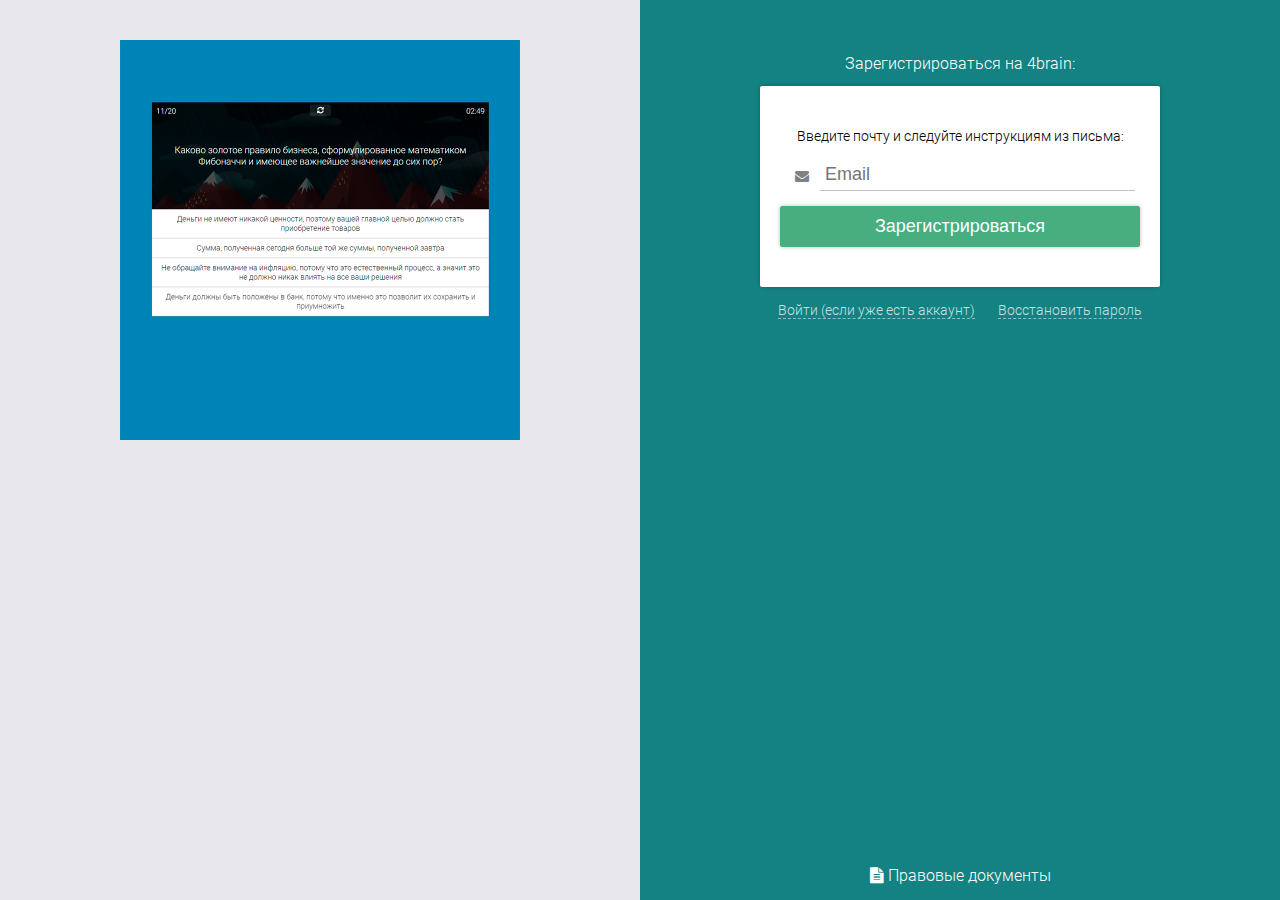
<file: index_2.html>
<!DOCTYPE html>
<html data-scrapbook-source="https://4brain.ru/activities/?cid=10&amp;aid=35" data-scrapbook-create="20200526094725544">
<head>
<title>4BRAIN</title>
<meta http-equiv="Content-Type" content="text/html; charset=UTF-8"><meta name="viewport" content="width=device-width, initial-scale=1">
<link rel="shortcut icon" href="favicon.ico.html" type="image/x-icon">
<meta name="viewport" content="width=device-width, initial-scale=1">
<link href="css-2.css" rel="stylesheet" type="text/css">
<script type="text/javascript"></script>
<link href="css-3.css" rel="stylesheet" type="text/css">
<link rel="stylesheet" href="font-awesome.min.css">
</head>
<body>


<style>
body {background:rgba(20,130,130,1); font-family: 'Roboto', sans-serif; font-weight: 300; margin:0; padding:0 0 50px; font-size: 14px;}
#left {background:rgba(230,230,235,1); position:absolute; left:0; top:0; bottom:0; width:50%; box-sizing:border-box; padding:20px;}
#right {position:absolute; right:0; top:0; bottom:0; width:50%;}

#left h2 {text-align:center;}
.gameimg {margin:20px auto; width:400px; height:400px; background-size:cover; position:relative; background-position:right top;}
.gameimgtext {display:none;  position:absolute; right:0; top:0; bottom:0; left:0; background:rgba(255,255,255,0.9); font-size:30px; text-align:center; padding:20% 5%;}
.gameimg:hover .gameimgtext {display:block; }
.gameimgtext i {display:block; font-size:80px; margin:20px auto; color:rgba(0, 0, 0, 0.5);}


#centerblock {width:400px; position:absolute; top:4%; left:50%; margin-left:-200px;}
.whitecenter {display:block; background:white; border-radius:2px; box-shadow:0 0 4px rgba(0,0,0,0.25); padding:20px 20px 40px; position:relative; margin:50px 0 0;}

.btnbottom {text-align:center; padding:10px 0;}
.btnbottom a{display:inline-block; color:rgba(255,255,255,0.75); padding:0; margin:5px 10px; cursor:pointer; border-bottom:1px dashed rgba(255,255,255,0.5); text-decoration:none;}
.btnbottom a:hover {color:rgba(255,255,255,1);}

.policylogin {position:absolute; bottom:15px; color:white; width:100%; text-align:center; font-size: 16px; text-decoration:none;}

p {margin:22px 0 15px; text-align:center;}
.headerforinput { position:absolute; top:-32px; color:white; left:0; right:0; text-align:center; font-size: 16px; font-weight: 300; margin:0px;}

.btnin {color:white; display:inline-block; width:25%; text-decoration:none; text-align:center; padding:15px 5px; box-sizing:border-box; font-size:18px; font-weight:bold; box-shadow: 0 0 3px rgba(0, 0, 0, 0.25); cursor:pointer;}
.btnin:hover {box-shadow: 0 0 4px rgba(0, 0, 0, 0.5);}
.vkin {background:rgba(77,113,152,0.9)} .vkin:hover {background:rgba(77,113,152,1)}
.fbin {background:rgba(59,89,152,0.9)} .fbin:hover {background:rgba(59,89,152,1)}
.yain {background:rgba(255,255,255,0.9); color:rgba(255,0,0,1);} .yain:hover {background:rgba(255,255,255,1); color:rgba(255,0,0,1);}
.goin {background:rgba(221,75,57,0.9)} .goin:hover {background:rgba(221,75,57,1)}

form {margin-bottom:0;}
label {display:block; margin:5px; position:relative;}
label i {margin:0 10px; color:gray; font-size:22px; position:absolute; left:0; top:10px; }
input{display:block; box-sizing:border-box; border:none; width:90%; border-bottom:1px solid silver; outline:none; padding:5px; font-size:18px; font-weight: 200; margin:10px 0 10px 35px;}
input:focus{border:none; border-bottom:1px solid steelblue;}
input[type="submit"] {display:block; padding:10px 5px; text-align:center; border:none; width:100%; margin:15px 0 0; background:rgba(60,170,120,0.95); color:white; border-radius:2px; box-shadow:0 0 4px rgba(0,0,0,0.25);}
input[type="submit"]:hover {cursor:pointer; background:rgba(70,180,130,1); box-shadow:0px 2px 5px rgba(0,0,0,0.75);}

.btnback {display:block; padding:10px 5px; text-align:center; border:none; width:100%; margin:15px 0 0; background:rgba(60,170,120,0.95); color:white; border-radius:2px; box-shadow:0 0 4px rgba(0,0,0,0.25);}
.btnback:hover {cursor:pointer; background:rgba(70,180,130,1); box-shadow:0px 2px 5px rgba(0,0,0,0.75);}

@media screen and (max-width: 880px) {
.gameimg {width:300px; height:300px; margin:10px auto;}
.gameimgtext {font-size:20px; padding:10px;  background:rgba(245,245,245,0.9);}
#centerblock {width:300px; margin-left:-150px;}
}

@media screen and (max-width: 680px) {
#left {position:relative; width:auto; padding:0px;}
.gameimg {width:auto; height:120px; margin:0;}
.gameimg .gameimgtext {display:block; padding:5px; font-size:17px;}
.gameimgtext i {font-size:50px; margin:10px auto;}

#right {position:relative; width:auto; padding:0;}
#centerblock {width:auto; padding:0px 5px; position:relative; left:0; top:0; margin:10px auto; }
.whitecenter {padding:10px;}
label i {margin:0 5px; font-size:18px;}
input{margin-left:25px;font-size:16px; }
.headerforinput {width:100%;}
.policylogin {bottom:-20px;}

}
</style>


<div id="left">


<div class="gameimg" style="background-image:url(&quot;testexam.png&quot;)">
<div class="gameimgtext"><i class="fa fa-lock" aria-hidden="true"></i> Получите доступ после регистрации</div>

</div>



</div><div id="right">


<div id="centerblock">

<div class="whitecenter in" style="display:none;">
	<p class="headerforinput">Войти на 4brain:</p>

	<form method="POST" action="https://4brain.ru/login.php">
	<p>Просто введите email и пароль. Если аккаунта нет, нажмите "Зарегистрироваться" внизу:</p>
	<input name="refurl" type="hidden" value="**activities**index.php***cid=10*aid=35">
	<label><i class="fa fa-envelope" aria-hidden="true"></i> <input name="login" autofocus="" type="email" placeholder="Email" value=""></label>
	<label><i class="fa fa-unlock-alt" aria-hidden="true"></i> <input name="pwd" type="password" placeholder="Пароль"></label>
	<input type="submit" value="Войти" class="loginbtn">
	</form>
</div>

<div class="whitecenter reg">
	<p class="headerforinput">Зарегистрироваться на 4brain:</p>

	<p>Введите почту и следуйте инструкциям из письма:</p>
	<form method="POST" action="https://4brain.ru/login.php">
	<input name="refurl" type="hidden" value="**activities**index.php***cid=10*aid=35">
	<label><i class="fa fa-envelope" aria-hidden="true"></i> <input name="reglogin" type="email" placeholder="Email" value=""></label>
	<input type="submit" value="Зарегистрироваться">
	</form>
</div>

<div class="whitecenter re" style="display:none;">
	<p class="headerforinput">Восстановить пароль на 4brain:</p>
	<form method="POST" action="https://4brain.ru/login.php">
	<p>Вам на почту придет сообщение с новым паролем, также автоматически вы выйдете из аккаунта на всех устройствах. Функцией можно воспользоваться не более двух раз в сутки.</p>
	<label><i class="fa fa-unlock-alt" aria-hidden="true"></i> <input name="restorelogin" type="email" placeholder="Email" value=""></label>
	<input type="submit" value="Восстановить доступ">
	</form>
</div>


<div class="btnbottom">
	<a id="reg" style="display:none;">Зарегистрироваться</a>
	<a id="in">Войти (если уже есть аккаунт)</a>
	<a id="re">Восстановить пароль</a>
</div>

</div>

<div><a href="https://4brain.ru/docs/" target="_blank" class="policylogin"><i class="fa fa-file-text" aria-hidden="true"></i> Правовые документы</a></div>


</div>

<script type="text/javascript"></script>

<script></script>

<script type="text/javascript"></script>
<script></script>



</body>
</html>
</file>
<file: style.css>
html {}
body  { font-family: 'Roboto', sans-serif; font-weight: 300; margin:0; padding:0; font-size: 18px; }
body  a {color: steelblue; outline:none; text-decoration:underline;}
body a:hover{color: darkred; border:none; outline:none;}
input:focus, textarea:focus{outline:none;}
a img {border:none; outline:none;}
textarea {outline:none; font-family: "Arial", "Helvetica", sans-serif; }
::-webkit-input-placeholder { font-family: 'Roboto', sans-serif; font-size: 18px;}
.container{width:96%; max-width:1000px; margin: 0 auto; padding: 0; clear:both; }
table td {border:1px solid silver;}
.hidden {display:none;}

@media screen and (max-width: 800px) {
.container{margin: 0 auto;}
body { -webkit-overflow-scrolling: touch;}
}

.xdebug-error, .xe-notice {display: block;  height: 1px;  overflow: hidden;}

/*-------------ШРИФТЫ--------------------------*/
@font-face { font-family: 'Michroma'; font-style: normal; font-weight: 400;  src: local('Michroma'), url("-4P7knfa8IRSEOi-sKrsivesZW2xOQ-xsNqO47m55DA.woff2") format('woff2');  unicode-range: U+0000-00FF, U+0131, U+0152-0153, U+02C6, U+02DA, U+02DC, U+2000-206F, U+2074, U+20AC, U+2212, U+2215;}
@import url("css-4.css");@import url("css-5.css");@import url("css-6.css");

/*-------------НОВОЕ ВЕРХНЕЕ МЕНЮ--------------------------------------*/
.z-header { box-shadow: 0 0 12px #00000042;   background: #ffffff;  padding: 0 40px;  font-family: 'Roboto', Helvetica, sans-serif;position:relative;z-index: 1000;}
.z-header__container {   display: flex;   align-items: flex-start;}
.z-header__logo {   margin: 10px 0; font-size: 0;}
.z-header__menu {   display: flex;   color: #fff;   padding: 0;   margin: 27px 0 0 50px;   font-size: 16px;   line-height: 20px;    font-family: inherit;    list-style-type: none;}
.z-header__menu-item { padding: 0;}
.z-header__menu-item + .z-header__menu-item {   margin-left: 40px;}
.z-header__menu-item_special {   font-weight: 700;   text-transform: uppercase;	color: #66d9ff;	opacity:1;}
.z-header__link {font-weight: 400;   color: inherit;   text-decoration: none;color:#161A41;}
.z-header__link:hover {color:#F81F1F;}

.topchat { padding: 8px;   cursor: pointer;   margin-left: auto;   margin-top: 16px;}
.topchatactive {   position: relative;}
.topchatactive::before {    content: '';    position: absolute;    top: 5px;    right: 5px;    width: 9px;    height: 9px;    border-radius: 50%;    border: 2px solid #fff;    background: #FF0000;   animation: radial-pulse 5s infinite;}

.z-header__button {	display: inline-block;   color: #000;   background: #fff;   margin-top: 0px;   font-family: inherit;   font-size: 16px;   font-weight: 600;   padding: 10px 24px;  border: none;   border-radius: 40px;   cursor: pointer;text-decoration: none;}
.z-header__button {	display: inline-block;	-webkit-box-sizing: border-box;	box-sizing: border-box;	border-radius: 10px;	color: #FFFFFF;	background-color: #3D5AFE;	text-decoration: none;	border: none;	-webkit-box-shadow: 0px 10px 30px rgba(61, 90, 254, 0.3);	box-shadow: 0px 10px 30px rgba(61, 90, 254, 0.3);	cursor: pointer;	-webkit-transition: all .2s ease-in;	transition: all .2s ease-in;	font-size: 16px;	font-weight: 700;	padding: 12px 24px;	line-height: 20px;}

.z-header__button:hover {background-color: #2041FE;color: #fff;}
.z-header__account { margin-left: 20px;min-width:55px;}
.z-header__user {    display: block;    margin-top: 8px;    width: 55px;    height: 55px;    background-size: cover;    background-position: center center;    border-radius: 50%;    overflow: hidden;    background-color: gray;}

.z-header__preheader-mobile, .z-header__humburger, .z-header__button-dots, .z-header__menu__mob { display: none;}

@media screen and (max-width: 980px) {
.z-header__logo {  width: 160px;    }
.z-header__logo img {      display: block;      width: 100%;   }
.z-header__menu {margin-top: 22px;margin-left: 40px;}
.z-header__menu-item + .z-header__menu-item {margin-left: 30px;}
.topchat {margin-top: 12px;}
.z-header__button {margin-top: 10px;}
.z-header__user {width: 48px;height:48px;}
.z-header__user img {display: block;width: 100%;}
}

@media screen and (max-width: 810px) {
.z-header {padding-left: 0; padding-right: 0; position: fixed; right: 0; left: 0;}
.z-header__container {padding-left: 10px; padding-right: 10px; height: 50px; }
.z-header__menu {display: none;}
.z-header__preheader-mobile {display: block; background: #00B876; text-align: center; }
.z-header__logo {display: none;}
.z-header__user {width: 38px;height:38px;margin-top: 6px;}
.z-header__humburger {display: block;padding: 8px 10px;margin-top: 8px;}
.topchat {padding: 4px 8px;margin-top: 10px;}
.z-header__button-dots {display: block;padding: 6px 10px;margin-left: 10px;margin-top: 5px;}
.z-header__account {margin-left: 15px;min-width:38px;}
.z-header__button {margin-top: 4px;}
.z-header__button-dots:hover + .z-header__menu__mob {display: block;}
.z-header__menu__mob {width: 160px;background: #fff;position: absolute;top: 70px;right: 10px;text-align: left;z-index: 10000000000;box-shadow: 4px 4px 15px rgba(0, 0, 0, 0.2);}
.z-header__menu__mob > .z-header__menu-item {padding: 5px 10px;margin: 0;}
}

/* Animations */
@keyframes radial-pulse {
0% {box-shadow: 0 0 0 0px rgba(0, 0, 0, 0.5); }
20%,100% { box-shadow: 0 0 0 30px rgba(0, 0, 0, 0);}
}

/*Дополнительные стили нового топа, нужно объединить со стилями выше */
.z-header__container { align-items: center;}
.z-header__logo {margin: 0; padding: 0;}
.z-header__link { display: inline-block; padding: 30px 20px 26px; opacity: 1; transition: opacity .3s ease-in-out;}
.z-header__link:hover {opacity: 1;}
.z-header__menu-item_special {opacity:1;}
.z-header__menu-item_special span {display: inline-block; color: #FFFFFF; text-transform: uppercase; padding: 5px 16px; background: #F81F1F; border-radius: 10px; font-weight: 700; -webkit-box-shadow: 0px 10px 20px rgba(238, 0, 114, 0.1); box-shadow: 0px 10px 20px rgba(238, 0, 114, 0.1); -webkit-transition: all .2s ease-in; transition: all .2s ease-in;}
.z-header__menu-item_special .z-header__link {padding: 25px 20px 10px;}
.z-header__menu-item_special .z-header__link:hover span{background: #E80707;}
.z-header__menu {margin-top: 0;margin-left: auto;}
.z-header__menu-item + .z-header__menu-item {margin-left: 0;}
.z-header__icon-mail {font-size: 0;opacity: 0.3;}
.z-header__icon-mail img {transition: all .05s ease-in-out;}
.z-header__icon-mail:hover img {margin-top: -2px;}
.topchat {margin-top: 0; font-size: 0;}
.z-header__user {margin-top: 0;width: 52px;height: 52px;}
.topchat.topchatactive .z-header__icon-mail {opacity: 1;}
.topchatactive::before {width: 11px;height: 11px;}

.z-header__logo, .topchat {line-height: 0;}
.z-header__link {line-height: 20px;}
.z-header__humburger, .z-header__button-dots {line-height: 0;}

@media screen and (max-width: 980px) {
.z-header__button {margin-top: 0;}
}

@media screen and (max-width: 810px) {
.z-header__user {width: 40px;height: 40px;}
.z-header__humburger, .z-header__button-dots {margin-top: 0;font-size: 0;}
.z-header__humburger {margin-right: 10px;}
.z-header__logo {display: block; width: 50px;}
.z-header__logo img {width: 160px; display: block;}
.z-header__menu__mob > .z-header__menu-item {padding: 0;}
.z-header__link {display: block; font-size: 16px; padding: 8px 24px 8px 24px; opacity: 1;}
.z-header__link:hover {color: inherit;}
.z-header__menu__mob {display: block;width: auto;top: 40px;box-shadow: 0px 10px 24px rgba(0, 0, 0, 0.1);border-radius: 4px;padding: 14px 0;opacity: 0;visibility: hidden;transition: all 0.2s ease-in-out;z-index: 1000001;}
.z-header__menu__mob_active {top: 26px; opacity: 1; visibility: visible; }
.z-header__menu-item .z-header__link::before {font: normal normal normal 14px/1 FontAwesome; color: rgba(0,0,0,0.4); font-size: 20px; display: inline-block; margin-right: 12px;
width: 24px; text-align: center;}
.z-header__menu-item:nth-child(1) .z-header__link::before {content: "\f0e8";}
.z-header__menu-item:nth-child(2) .z-header__link::before { content: "\f19d";}
.z-header__menu-item:nth-child(3) .z-header__link::before {content: "\f044";}
.z-header__menu-item:nth-child(4) .z-header__link::before {content: "\f02d";}
.z-header__menu-item:nth-child(5) .z-header__link::before {content: "\f005";}
.z-header__menu__mob-closed { display: none; position: fixed; top: 50px; left: 0; right: 0; bottom: 0; z-index: 1000000;}
.z-header__menu__mob.z-header__menu__mob_active + .z-header__menu__mob-closed {display: block;}
.z-header__menu-item_special .z-header__link {padding-top: 5px;}
}

@media screen and (max-width: 800px) {
.z-header__button {padding: 10px 24px;}
}

@media screen and (max-width: 510px) {
.z-header__logo {overflow: hidden;}
}



/*-------------Верхнее меню - полоса--------------------------------------*/
#top { position:absolute; left:0; top:0; width:100%;  box-sizing: border-box;  -moz-box-sizing: border-box; padding:0px 0 0px 0px; font-size:21px; line-height:100%; background:rgba(40,70,110,1); z-index: 1002; color:rgba(255, 255, 255, 0.85); min-height:57px;}

#logo  span {color:rgba(100,160,210,1); font-family: 'Michroma', sans-serif;}
#logo .logoback {position:absolute; bottom:0; left:0; right:0; top:0; display:block; background-color:rgba(30,50,70,1); background-size:cover; background-position:center center;z-index: 1001; background:rgba(30,50,70,1);}
#logo .logofront {position:relative; display:block; z-index: 1003; font-style:normal; background: url("logo.svg") no-repeat 50px center; background-size:42px; padding:26px 0px 26px 102px; font-family: 'Michroma', sans-serif; }
#logo {position:fixed; top:0; left:0px; display:inline-block;  font-size:18px; color:rgba(255,255,255,0.9); text-decoration:none; margin-left:0px; width:260px;  }

/*-------------Верхнее меню--------------------------------------*/
#topmenu{ position:fixed; right:0px; top:0px; z-index: 999; background-color: rgba(0, 10, 20, 0.00); padding:3px; line-height:100%; } 
#responsealert {position:fixed; right:10px; top:80px; width:170px; color:black; background-color: rgba(255, 255, 255, 1); box-shadow:0 0 5px steelblue; padding:10px; z-index:2; display:none; font-size:13px;}

#elser { vertical-align: top; color:Gainsboro; padding:0; text-align:right; margin-right:115px;}
#elser a {display: inline-block; vertical-align: top; padding:25px 0; font-size: 16px; text-decoration: none; cursor: pointer; margin:0 15px; border-top:2px solid transparent; color:rgba(255,255,255,0.5); font-weight:300;}
#elser a:hover {color:rgba(255,255,255,1);} #elser a.active {border-top:2px solid transparent; color:rgba(255,255,255,1);}
#footer .toppro, #elser .toppro, #menumobile .toppro{color:#66d9ff; font-weight:500; -webkit-transition: All 0.5s ease; -moz-transition: All 0.5s ease; -o-transition: All 0.5s ease; -ms-transition: All 0.5s ease;}
#elser .toppro:hover {color:yellow; -webkit-transition: All 0.5s ease; -moz-transition: All 0.5s ease; -o-transition: All 0.5s ease; -ms-transition: All 0.5s ease;}

#topopen { display:none; position: absolute; right:13px; top:13px; overflow: hidden; margin: 0; padding: 7px 20px 7px 150px;  height: 44px; cursor:pointer; text-align:center; border-radius:4px; text-align:right;}
#topopen div {display:block; width:6px; height:6px; margin:3px; background:rgba(255,255,255,0.7); padding:0; border-radius:50%;}
#topopen:hover  div{background:rgba(255,255,255,1);}

#topsingin {position:absolute; top:7px; right:20px; z-index:2;}
.topavatar {display:block; width:55px; height:55px;  background-size:cover; background-position:center center; border-radius:50%; overflow:hidden; margin-right:20px; margin-top:2px; background-color: gray;}
.topavatar span {position:absolute; display:block; bottom:0; left:0; right:0; background:rgba(70,130,180,0.75); color:white; font-size:10px; text-align:center; line-height:100%; padding:3px 0;}
.loginbtn {display:block; padding:12px 20px 12px 20px; background-color: rgba(70, 130, 180, 0.01); border:none; color:rgba(255, 255, 255, 0.75); cursor:pointer; margin:7px 0; font-size:14px; border-radius:5px; text-decoration:none;}
.loginbtn:hover {background-color: rgba(70, 130, 180, 0.04); color:white; }

#menu {display:none; background: white; background: linear-gradient(to bottom, whitesmoke, white); display: none; padding:0 0; margin:0 0 0; clear:both; width:350px;}
#menumobile a{display:block; padding:10px; border-bottom: 1px solid rgba(250,250,220,0.2); color:rgba(0,0,0,0.85); text-align:left; text-decoration:none;  font-weight:300; font-size:16px; color:rgba(0,0,0,1);}
#menumobile a i {font-size: 20px; color:rgba(0,0,0,0.4); margin:0 10px 0 0; width:25px; text-align:center;}
#menumobile a:hover {background: rgba(30,50,70,0.15);}
#menumobile a.onlymob {display:none;}

@media screen and (max-width: 800px) {
#topopen {display:block;}
#elser a {display: none; }
#menumobile a.onlymob {display:block;}
#topsingin { height:40px; top:5px; right:52px;}
.loginbtn {margin:3px 0; padding:11px 15px 11px;}
.topavatar {width:42px; height:42px; margin-right:0px;}
#topopen {display:block; padding: 7px 15px 7px 140px; height: 41px;}
#topopen div { width:5px; height:5px; margin:3px;}
}

/*-------------Профиль в верхнем меню--------------------------------------*/
#myprofile {display:inline-block; vertical-align: middle; position:relative;color:black; font-style:normal; line-height:100%; text-decoration:none;}
#myprofile b {display:block;  width:35px; height:35px; margin: 0 0; background-color: silver; cursor:pointer; color:gray; color:white; background-repeat: no-repeat; background-position:center center; background-size:cover;}

/*-------------Форма входа--------------------------------------*/
.loginformbox {text-align:center; width:100%; max-width:380px; margin:0 auto 30px;}
.loginformbox  p {font-size:14px; color:rgba(0, 0, 0, 0.75); padding-bottom:3px;}
.loginformbox  input, .loginformbox  input.lkinput{width:100%; box-sizing:border-box; margin:0; padding:8px 5px; border:1px solid silver; border-bottom:none; }

.btnin {color:white; display:inline-block; width:25%; text-decoration:none; text-align:center; padding:15px 5px; box-sizing:border-box; font-size:18px; font-weight:bold; box-shadow: 0 0 3px rgba(0, 0, 0, 0.15);}
.btnin:hover {color:white;}
.vkin {background:rgba(77,113,152,0.9)} .vkin:hover {background:rgba(77,113,152,1)}
.fbin {background:rgba(59,89,152,0.9)} .fbin:hover {background:rgba(59,89,152,1)}
.yain, .btnin.yain {background:rgba(255,255,255,0.9); color:rgba(255,0,0,1);} .yain:hover {background:rgba(255,255,255,1); color:rgba(255,0,0,1);} 
.goin {background:rgba(221,75,57,0.9)} .goin:hover {background:rgba(221,75,57,1)}
.btnin.main {background:rgba(0,95,249,0.9); color:rgba(255,150,0,1);} .btnin.main:hover {background:rgba(0,95,249,1); color:rgba(255,150,0,1);}

a.opensocways {text-decoration: none;  border-bottom: 1px dashed;cursor: pointer;font-size: 14px;}


/*-------------Левое подменю курса--------------------------------------*/
#left { width: 260px; background: rgba(250, 250, 250, 1) ;   z-index:999;  padding-bottom:0px; padding-top:0px; font-size:18px;}

#name {background-color:steelblue;  background-size:cover; background-position:center center; color:white; position:relative; border-bottom:1px solid rgba(150,150,150,0.95); }
#name  a {display:block;   background: linear-gradient(45deg, rgba(50, 100, 180, 0.9), rgba(50, 140, 140, 0.9));  /*background-color:rgba(50,100,150,0.94);*/ padding:20px 10px 20px; text-decoration:none; font-size:20px; text-align:center; color:white; font-weight:600; font-family: 'Ubuntu', sans-serif;}
#name  a:hover { }

#left .mm0 {display:block; list-style-type: none; padding: 0; margin: 0 0 50px; background-color: rgba(0, 0, 0, 0.06); font-size: 14px; font-family: sans-serif; }
#left .mm0 a {overflow-x:hidden;  white-space: nowrap; text-overflow: ellipsis; text-decoration: none; display: block; position: relative;}

#left a.hh1, #left a.hh2, #left a.hh3 {display: block; font-size: 14px; margin:0; color:rgba(0, 0, 0, 0.85); border-left:3px solid rgba(50, 110, 160, 0.25); outline:none; font-weight:normal; cursor:pointer;} 

#left a.hh1{ border-bottom: 1px solid rgba(255, 255, 255, 0.4); padding:12px 7px;  color:rgba(0, 0, 0, 1);}
#left a.hh2 { background: rgba(255, 255, 255, 0.25) ;  padding:9px 7px 9px 12px; color:rgba(0, 10, 20, 0.95);  font-size:13px;}
#left a.hh3 {background: rgba(255, 255, 255, 0.8); color:rgba(40, 100, 140, 1); font-size:12px; padding:9px 47px 9px 15px; }

#left a.hh3.lm {background:rgba(39, 140, 225, 0.8); color:white; outline:none; border-left:3px solid rgb(248, 31, 31); }
#left a.hh3.notallowedactivity {color:rgba(0, 0, 0, 0.5);}
#left a.hh3.notallowedactivity.lm {background:rgba(245, 245, 250, 0.97);}

#left a.hh3 b {position:absolute; right:10px; top:50%; margin-top:-5px; font-size:10px; line-height:100%; color:rgba(0, 0, 0, 0.7); font-weight:normal; display:block;}
#left a.hh3 b i {color:rgba(0, 150, 0, 1);}
#left a.hh3.lm  b, #left .leftmenu a.hh3.lm b i  {color:white}

#left a strong, #left a.hh1 b {display:inline-block; font-weight:bold;  padding:3px 0; line-height:100%; font-size:11px; width: 18px; margin: 0 5px 0 0; text-align:center; vertical-align: top; background-color:rgba(255, 255, 255, 0.9); border-radius:3px;}
#left a:hover strong, #left a.hh1:hover b{ background-color:rgba(255, 255, 255, 1); }

#mm0 {position: relative;}
#left #smap { position:absolute; left:15px; bottom:-25px; background:none; border:none; font-size:11px; color:gray; padding:0; outline:none;}

/*-------------Левое меню для открытых курсов--------------------------------------*/
#left ul { list-style: none; margin: 0; padding:0; }#left ul li {display: block; }
#left ul li.head{padding: 8px 20px 8px 2px; font-weight:500; font-size:16px;  text-align:center; color:white; background: linear-gradient(to top, white, rgba(0,0,0,0.05) ); background:rgba(20,40,60,0.9);}

#left ul li a {display: block; margin: 0 0px; padding: 8px 2px;  text-decoration:none; color:black; font-size:15px; font-weight:300;  background:none; border-left:3px solid rgba(70,70,70,0.1); border-bottom:none;}
#left ul li a {overflow-x:hidden;  white-space: nowrap; text-overflow: ellipsis; text-decoration: none; display: block; position: relative;}

#left ul li a:hover { border-right-color:SlateGray; color:black; background:#eaeaea;}
#left ul li a img {display: inline-block; vertical-align: middle; width:17px; margin:0 15px 0 4px;}
#left ul li a i{ width:36px; text-align:center; font-size:15px; color:rgba(100,130,150,0.65);}
#left ul li a b {display:inline-block; font-weight:600; color:rgba(100,130,150,0.65); padding:0; line-height:100%; font-size:18px; width: 34px; margin: 0 2px 0; text-align:center; vertical-align: middle; }

#left ul li a.active, #left ul li a.active:hover {cursor: pointer; background:rgba(39, 140, 225, 0.8); color:white; border-left:3px solid rgb(248, 31, 31);}
#left ul li a.active i, #left ul li a.active b {color:white;}

/*-------------Чат и ЛК для левого меню--------------------------------------*/
.leftbottom {position:fixed; bottom:0px; left:0px; z-index:1000; width:260px; text-align:left;}

.leftbottom .leftchat, .leftbottom .rightchat, .leftbottom .centrchat {display: inline-block; text-align:center; background:rgba(80,140,190,0.8); background: linear-gradient(-45deg, rgba(100, 200, 255, 1), rgba(50,100,190,1)); color:white; padding:15px 0px; width: 50px; margin:0px 0 15px 15px; text-decoration:none; position:relative;  line-height:100%; border-radius:50%; cursor:pointer;}
.leftbottom .leftchat:hover {background:rgba(80,140,190,1); }

.leftbottom .centrchat {background:rgba(130,70,180,0.8); background: linear-gradient(-45deg, rgba(100, 200, 255, 1), rgba(130,70,180,1));}
.leftbottom .centrchat:hover {background:rgba(130,70,180,1);}

.leftbottom .rightchat {background:rgba(80,190,140,0.8); background: linear-gradient(-45deg, rgba(50, 130, 200, 1), rgba(50, 200, 100, 1));}
.leftbottom .rightchat:hover {background:rgba(80,190,140,1);}

.leftbottom .leftchat i, .leftbottom .rightchat i, .leftbottom .centrchat i{margin: 0px; font-size:20px;}

#left .leftbottom .leftchat strong, #left .leftbottom .rightchat  strong, #left .leftbottom .centrchat strong{display:none; position:absolute; top:50%; left:51px; margin-top:-11px; line-height:100%; font-size:12px; color:white; background:rgba(0,0,0,0.8);  text-align:center; padding:5px; width:120px; font-weight:300; z-index:1001;}
#left .leftbottom .leftchat:hover strong, #left .leftbottom .rightchat:hover strong, #left .leftbottom .centrchat:hover strong{display:block;}

#left .leftbottom .leftchat span {position:absolute; top:-5px; right:-5px; width:24px; line-height:100%; font-size:12px; color:white; background:darkred; color:white; border-radius:50%; text-align:center; padding:6px 0;}
#left .leftbottom .leftchat span i {font-size:12px; line-height:100%;}

.opinionpint1, .opinionpint2, .opinionpint3, .opinionpint4, .opinionpint5 {vertical-align:middle; display:inline-block; padding:5px 20px 5px 0;}

/*-------------Кнопка "Поделиться" в ботоме левого меню--------------------------------------*/
#modal [type="radio"]:not(:checked), #modal [type="radio"]:checked {position: static !important; opacity: 1 !important;   pointer-events: auto !important;}
.disabledbtn {cursor:default; background:rgba(0,0,0,0.1); color:white;}

/*-------------Левое меню реклама--------------------------------------*/
.marketinginfoblockmn { display:block; background: none; padding: 0.4em 1em 0.4em 1em; color: rgba(0,0,0,0.87); display: block; margin: 70px 0 50px;  padding: 0; font-size: small; width: 100%; text-align: center; cursor: pointer;  text-decoration: none;  box-sizing: border-box; position:relative;}
.marketinginfoblockmn .marketingbody {display: block; width: 100%; min-height: 40px; background-size: cover; background-position: center center; position: relative;  box-sizing: inherit;}
.marketinginfoblockmn:hover { border-color: rgba(20,130,130,1); color: black;}

.marketinginfoblockmn .marketinghead { width: 100%; margin: 0 auto; padding: 4px; font-size:18px; background-color: rgba(20,130,130,0.9); box-sizing: inherit; color: white;}
.marketinginfoblockmn:hover > .marketinghead { background-color: rgba(20,130,130,0.9); color: white;}

.marketinginfoblockmn .marketingbody .bodyimg { -webkit-filter: grayscale(100%);filter: grayscale(100%);-webkit-transition: 0.5s ease-in-out; transition: 0.5s ease-in-out; width:100%;}
.marketinginfoblockmn:hover .bodyimg { -webkit-filter: grayscale(0);filter: grayscale(0); -webkit-transition: 0.5s ease-in-out; transition: 0.5s ease-in-out; }

.marketinginfoblockmn .marketingbtn {position:absolute; bottom:5px; display: block; padding: 5px 15px; margin:5px; border-radius:5px; color:white; text-decoration:none;  background-color: rgba(60,120,160,0.95); font-size:17px; box-shadow:1px 1px 3px black;}
.marketinginfoblockmn .marketingbtn:hover { background-color: rgba(60,120,160,1); color: white; box-shadow:1px 1px 7px black;}

/*-------------Новый баннер paywall--------------------------------------*/
.paywallblock { display:block; background: none; color: rgba(0,0,0,0.87); display: block; margin: 70px 0 50px;  padding: 0; font-size: small; width: 100%; text-align: center;  text-decoration: none;  box-sizing: border-box; position:relative;}

.paywallhead, .paywallhead:hover{display:block; position:relative; z-index:10; padding:15px; text-align:center; background:rgba(70,180,130,0.75); font-size:18px; box-sizing:content-box; width:auto; text-decoration:none; color:white;}

.paywallimg {position:relative; z-index:8; background:rgba(70,130,180,0.25);}
.paywallimg img {display:block; -webkit-filter: grayscale(50%);filter: grayscale(50%);-webkit-transition: 0.5s ease-in-out; transition: 0.5s ease-in-out; width:100%;}
.paywallblock:hover .paywallimg img { -webkit-filter: grayscale(0);filter: grayscale(0); -webkit-transition: 0.5s ease-in-out; transition: 0.5s ease-in-out; }

.paywallcontent {margin: -95px 0 0;   padding: 15px;   text-align: left;   font-size: 16px;  position:absolute; z-index:10;   color: white;padding:15px; text-align:left; font-size:16px;}
.paywallcontent p {}
.paywallcontent ul {font-size:16px; text-align:left;}
.paywallcontent span {color:silver; text-decoration:line-through; display:inline-block; margin:5px; font-size:20px;}

.paywallprice {padding:15px; color:gray; display:none;}
.paywallprice span {display:inline-block; vertical-align:middle; padding:3px; text-decoration:line-through; font-size:22px; color:silver; font-weight:500;  }
.paywallprice b {display:inline-block; vertical-align:middle; padding:3px; font-size:24px; color:rgba(70,180,130,1); font-weight:300; }

.paywallbtn { position:relative; z-index:10;  padding:0px;}
.paywallbtn .paywallbuy, .paywallbtn .paywallmore  {display: inline-block; width:45%; box-sizing:border-box; padding: 15px; margin:0; color:white; text-decoration:none;  background-color: rgba(0,0,0,0.3); font-size:17px; text-align:center;}
.paywallbtn .paywallbuy {background-color: rgba(60,120,160,0.85); width:55%;}
.paywallbtn .paywallbuy:hover { background-color: rgba(60,120,160,1); color: white; box-shadow:1px 1px 10px rgba(0,0,0,0.5);}
.paywallbtn .paywallmore:hover { background-color: rgba(0,0,0,0.4); color: white; box-shadow:1px 1px 10px rgba(0,0,0,0.5);}

.paywallelse { top: 0; position: relative;   background: rgba(10,30,50,0.5);   bottom: 0;   left: 0;   right: 0;    z-index: 9;}

/*------Только 1 баннер--------*/
.paywallbtn .paywallbuy {display:none;}
.paywallbtn .paywallmore {display:block; width:auto; background-color: rgba(60,120,160,0.85);}
.paywallbtn .paywallmore:hover { background-color: rgba(60,120,160,1);}
.paywallblock  {display:block; width:auto; min-width:auto;  max-width:2000px; margin:50px 0 50px; background:rgba(70,180,130,0.1);}

.paywallcontent {margin:0 0;   padding: 15px;   text-align: left;   font-size: 16px; color:rgba(0,0,0,0.75); position:relative; z-index:10; text-align:left; font-size:16px; background:none;}
.paywallelse  {display:none;}

/*-----Баннер в левом меню курсов--------*/
#left .paywallblock {margin:20px 5px; background:rgba(50,100,200,0.1);}
#left  .paywallhead, #left  .paywallhead:hover {background:rgba(40,70,110,1); font-size: 16px; padding:10px; color:#66d9ff;}
#left  .paywallblock :hover  .paywallhead{color:yellow}
#left   .paywallcontent  {font-size: 13px; padding:10px; }

/*-------------Левое подменю для фото и имени в ЛК--------------------------------------*/
#left .mymenu {height:145px; padding-top:70px; margin-top:0px; background-color:steelblue; background-size:cover;   background-size:cover; color:white; position:relative;}
#left .myphoto {display:block;  position:absolute; width:90px; height:90px; border-radius:50%; border:4px solid white; top:10px; left:50%; margin-left:-47px; background-size:cover;  }
#left .myname {display:block; position:absolute; bottom:0; left:0; right:0; padding:7px 10px; text-align:left; background:rgba(0, 0, 0, 0.5); color:white; text-decoration:none; font-size:16px; text-align:center;}
#left .myname:hover {background:rgba(0, 0, 0, 0.75); }

/*-------------Русский--------------------------------------*/
#left .headrus {display: block; font-size: 16px; margin:0; color:rgba(0, 0, 0, 0.95); outline:none; font-weight:normal; cursor:pointer; border-bottom: 1px solid rgba(0, 0, 0, 0.05); padding:10px 7px 10px 7px;  text-align:center; background:rgba(50,90,120,0.15);}
#left .headrus b {display:inline-block; font-weight:600; font-size:14px; text-align:center; background:rgba(50,90,120,0.05); border-radius:50%; width:22px; line-height:100%; padding:4px 0px 4px 0; margin:0 0 0 7px;}

#left a.hh3lang {padding:10px 35px;  text-overflow: ellipsis;}

#left .hh3.hh3lang span{position:absolute;  font-weight:600; color:rgba(30,50,70,0.65); padding:0px 10px; line-height:100%; font-size:16px; width: 30px; text-align:center; top:50%; left:0; margin-top:-8px; margin-right:2px;}
#left .hh3.hh3lang.lm span{color:white;}


/*-------------Левое подменю с прогресс-баром--------------------------------------*/
#left .adaptmenu.leftmenu  a.h1 {border-left:3px solid silver;}
#left .leftmenu  a.h1 i {display:inline-block; vertical-align: bottom; font-size:16px; color:rgba(30,50,70,0.5); margin:0 15px 0 5px; }
#left .leftmenu  a.h1:hover i { color:rgba(30,50,70,0.7);}
#left .adaptmenu.leftmenu  a.h1.lm { background:rgba(60, 120, 160, 0.9); color:white; border-left:3px solid rgba(70,180,130,1);}
#left .adaptmenu.leftmenu  a.h1.lm  i , #left .adaptmenu.leftmenu  a.h1.lm:hover  i {color:white;}
#left .adaptmenu.leftmenu  a.h1 span {font-weight:bold; color:rgba(30,140,90,0.8); padding:5px 8px; background:rgba(255,255,255,0.5); border-radius:5px; box-shadow: inset 0 1px 3px rgba(0,0,0,0.2);}

.specialmenue {border-top:1px solid rgba(50,160,110,1); border-bottom:1px solid rgba(50,160,110,1); background:white; padding:12px 8px 12px 8px; font-weight:bold;  text-align:center; color:dimgray;}
#left .adaptmenu.leftmenu  a.h1.headpoint {}
#left .adaptmenu.leftmenu  a.h1.headpoint i {color:rgba(30,140,90,0.75);}
#left .adaptmenu.leftmenu  a.h1.headpoint:hover i  {color:rgba(50,160,110,0.9);}

#left .adaptmenu.leftmenu a.h2 {font-size:18px; margin:0; text-align:center;}

#left .adaptmenu.leftmenu a.h3 {color:rgba(40, 100, 140, 1); padding:5px 47px 5px 15px; overflow-x: visible; text-overflow: clip;border-left:3px solid silver; }
#left .adaptmenu.leftmenu a.h3.lm  {padding:5px 47px 5px 15px; color:white;  border-left:3px solid rgba(70,180,130,1);}
#left .adaptmenu.leftmenu a.h3.menhead {padding:11px 15px 11px 15px; cursor:pointer; }

.prog-desc {display:inline-block; vertical-align: middle; width:160px; white-space: normal;}
.done .prog-desc {width:170px;}
.notallowedactivity  .prog-desc {color:rgba(0, 0, 0, 0.5);}

.prog-cirk {display:inline-block; vertical-align: middle; border-radius:24px; width:28px; background:white; border:2px solid silver; color:gray; text-align:center; font-size:12px;}
.prog-line-after, .lm  .prog-cirk .prog-line-after {position:absolute; background:silver; height:11px; width:2px; bottom:-13px; left:11px; border:none;}
.prog-line-before {position:absolute; background:silver; height:11px; width:2px; top:-13px; left:11px;}
.done .prog-cirk {background:rgba(70,180,130,1); border:2px solid rgba(70,180,130,1); color:white;}
.done.lm .prog-cirk  {color:rgba(70,180,130,1);}

.done .prog-cirk .prog-line-before, .done .prog-cirk .prog-line-after, .lm .prog-cirk .prog-line-before{background:rgba(70,180,130,1);}
.lm .prog-cirk, .done.lm .prog-cirk {background:white; }

/*-------------Левое подменю курса ДЛЯ МОБИЛЬНЫХ--------------------------------------*/
#sidebar-toggle,.swipe-area  {display:none;}


@media screen and (max-width: 800px) {
body { overflow:auto; overflow-x: hidden;}
.kontainer { font-size:18px; position: relative;  height: 100%;  width: 100%;  left: 0;  -webkit-transition:  left 0.4s ease-in-out; -moz-transition:  left 0.4s ease-in-out; -ms-transition:  left 0.4s ease-in-out;  -o-transition:  left 0.4s ease-in-out;transition:  left 0.4s ease-in-out; box-sizing:border-box; overflow:initial;}
.kontainer.open-sidebar {left: 260px; }
#left{  box-shadow:none;  width: 260px;  left: -260px; top:0px; bottom:0; box-sizing: border-box;  -moz-box-sizing: border-box; padding-top:53px;}

.leftbottom  {position:relative; margin-bottom:-100px; margin-top:20px; margin-bottom:20px; }

.swipe-area {display:block; position: fixed;  width: 20px; left: 0; top: 0px; bottom:0; z-index: 1000; cursor: move; }
.kontainer.open-sidebar .swipe-area  {width: 100vw; background-color: rgba(0, 0, 0, 0.45); height:10000px; }
.kontainer.open-sidebar #main, .kontainer.open-sidebar #main   #workflow {overflow:hidden;}
.kontainer.open-sidebar #topmenu .menumore{display:none;}

#sidebar-toggle { display:block; position:absolute; top:0; left:0px; width:50px; text-align:center; font-size:24px; padding:11px 14px; color:rgba(0, 0, 0, 0.85); background-color: rgba(30, 30, 30, 0.00); z-index: 1001; cursor:pointer; line-height:100%;}
#sidebar-toggle div {width:98%; height:2px; margin:6px 0; background:rgba(255,255,255,0.5)}
#sidebar-toggle div:nth-child(2) {width:100%;}
#sidebar-toggle div:nth-child(3) {width:70%;}

#top  {position:fixed; display:block; font-size:13px; padding:0 0 0 50px;  background:rgba(40,70,110,1);}
#logo {float:none; display:inline-block; position:relative;  font-size:14px; background:none;  left:0px; width:auto;}
#logo .logofront {padding:20px 5px;  background:none; margin-left:0;}
#logo .logoback {background:none;}

#topopen {top:5px; right:5px;}

#topmenu{display:block; position:absolute;  right:0px; top:0px; z-index: 999; padding:7px 4px 7px 0; line-height:100%; background:none;} 
#topmenu .menumore b {display:block;}
#myprofile b { width:27px; height:27px; }
#topmenu .menumoreblock {display:none; position:absolute; background:white; box-shadow: 0 0 20px black; top:38px; right:2px; width:220px; padding:0 ; text-align:left; z-index:999; border:1px solid white;}

#myprofile {display:none;}

#left a.h1{ padding:14px 7px;  }
#left a.h2 { padding:12px 7px;}
#left a.h3{ padding:11px 47px 11px 7px;}
#left a.h3 b {top:12px;}
}

/*-------------Основной блок--------------------------------------*/
.kontainer {background:rgba(0,0,0,0.0); position:relative; display: flex; flex-wrap: nowrap; overflow: initial;}
.kontainer #left {padding:0; box-sizing:border-box; position:relative !important; overflow: initial;}
.kontainer #main {line-height:155%; box-sizing: border-box;  box-sizing:border-box;  position:relative !important; margin:0 auto; width: calc(100% - 260px); box-shadow: -5px 0 7px rgba(0,0,0,0.06); z-index:1000; padding:20px 0 0;}
#brmrk_tb {margin:-20px 0 0;}

@media screen and (max-width: 800px) {
.kontainer { display: block; height:auto !important; padding-top: 50px;  overflow: visible;}
.kontainer #left {position:fixed !important;  height:auto; padding-top:50px; transition: All 0.5s ease; overflow: auto;}
.kontainer #main { width: auto;  height:auto; width:auto; overflow-y:hidden;  height:auto !important; z-index:998; }

.kontainer.open-sidebar #left {left:0; transition: All 0.5s ease;}
}

#main  #workflow {max-width:2500px; margin:0px auto; min-height:70vh;}
#main  #workflow #contentbox {width:100%; max-width:900px;  box-shadow:0 0 0px rgba(0,0,0,0.1); padding:0 20px 20px; box-sizing: border-box; margin:0px auto 20px;}

@media screen and (max-width: 800px) { #main {  margin:0; padding:55px 0px 0px 0px; box-sizing: border-box; overflow-y: scroll; height:100vh; -moz-box-sizing: border-box;  } #main #workflow{ box-sizing: border-box; -moz-box-sizing: border-box; margin:0px 0; overflow-y: visible; } #main p{} }

.fullwidth{margin:-20px -20px 20px;} .fullwidth img{width:100%; }
.whitebox {background:white; box-shadow:0 0 5px rgba(0,0,0,0.25); padding:20px; box-sizing: border-box; margin-bottom:20px; box-shadow: 0 0 10px #d7d7d7;  border-radius: 5px; overflow:hidden;}
.row {margin-bottom:0 !important;}


/*----------*/
/*----------*/
/*--------------------ТИПОГРАФИКА---------------------------------*/
/*----------*/
/*----------*/

/*--Заголовки--*/
#main h1, #main #mistakecontainer h1, h1 {font-family: 'Ubuntu', sans-serif;  border:none; text-align:center;line-height:123%; font-size: 48px; font-weight: 500; margin:0; padding: 40px 0 20px;}
@media screen and (max-width: 1600px) {#main {margin:0 auto;}}
@media screen and (max-width: 800px) { #main  h2:before {display: block;content: ""; height: 60px;margin: -60px 0 0;} .introduction img {display:none;}}

#main h2, h2 {font-family: 'Ubuntu', sans-serif; color:black; line-height:123%; font-size: 32px; font-weight: 500; margin:0 0 10px; padding: 45px 0 10px; border-bottom:1px solid rgba(0,0,0,0.08);}
#main  h2 a {text-decoration:none;}
#main h3 {font-family: 'Ubuntu', sans-serif; color: black; line-height:123%; font-size: 24px; font-weight: 500; margin:0; padding: 32px 0 18px;}
#main h3.dotted {font-family: 'Ubuntu', sans-serif; padding:20px 3%; margin:10px 0; border:3px solid silver; text-decoration:none; background:ghostwhite;}

#main p {padding-top:10px; padding-bottom:20px; margin:0; line-height:155%;}

@media screen and (max-width: 800px) { 
#main p{padding-top:8px; padding-bottom:16px;}
#main h1, h1 {font-size: 28px; padding: 20px 0 20px;}
#main h2, h2{font-size: 24px;  padding: 40px 0 10px;}
#main h3, h3 {font-size: 20px; padding: 28px 0 16px;}
}

.blockquoteimg {display:inline-block; border-radius:50%; width:100px; height:100px; }

.prounderheadwrap {text-align:center; margin:0px 0 30px;}
.prounderhead {color:rgba(0,0,0,0.5); font-size:13px; text-decoration:none; font-weight:300;}
.prounderhead:hover {color:rgba(0,0,0,0.6);}
.prounderhead b {text-decoration:underline; font-weight:300; color:rgba(70,130,180,1)}
.prounderhead b:hover {color:rgba(150,0,0,1)}

/*--Верхний баннер в main--*/
.toph1banner {position:relative; background:rgba(70,180,130,1); font-size:17px;  margin:0px auto; max-width:1200px;text-align:left; }
.toph1banner .toph1banner {background:rgba(0,0,0,0.15); padding:15px 40px 15px 15px;}
.toph1bannerclose {color:white; position:absolute; z-index:2; top:0px; right:0px; padding:5px 10px; font-size:20px; line-height:100%; text-decoration:none; cursor:pointer;}
.toph1bannerclose:hover {color:rgba(255,255,255,0.8) }

/*--Параграфы и блоки--*/
.loaderimage {display:block; margin:100px auto; padding:19px 25px; background:rgba(0, 0, 20, 0.1); border-radius:10px;}
.intro, #main .intro {display: block; margin:15px 0 30px; text-decoration:none; font-size: 125%; line-height:160%; font-weight:300;}

#psyformresult {margin:0 3%;}

#main .opredelenie, #psyformresult .ingamepsytestresult .opredelenie, .opredelenie {display: block; padding:0 3%; margin:10px 0 20px; text-decoration:none; border-left:3px solid rgba(0, 100, 200, 0.75); font-size: 130%; line-height:160%;}
#main .attention, #psyformresult  .ingamepsytestresult .attention, .attention {background: url("bad.png") rgba(109, 0, 0, 0.8) no-repeat 20px center; padding:15px 15px 15px 75px; font-size:110%; background-size:32px; color:white;}
#main .attentiongreen, #psyformresult  .ingamepsytestresult .attentiongreen, .attentiongreen {background: url("good.png") rgba(55, 152, 63, 0.9) no-repeat 20px center; padding:15px 15px 15px 75px; font-size:110%; background-size:32px;  color:white;}
.errorcode {display:inline-block; padding:10px; color:rgba(0,0,0,0.5); font-size:80%; background:whitesmoke; box-shadow: inset 0 2px 3px silver;}

.aboutimg, #main p.aboutimg, p.aboutimg  {text-align:center; font-size:15px; padding-top:0; padding-bottom:30px; color:gray;}

.attentiongreen a, .attention a,.attentiongreen a:hover, .attention a:hover {color:white;}

#main .attentiongray {background: url("cr-main.png") rgba(50,100,150, 0.15) no-repeat 95% center; padding:12px 50px 12px 20px ; font-size:90%; background-size:16px; color:black; margin:20px -20px -20px;}

hr{display: block; background:#333239; height:1px; border:none;}
p.dotted {padding:20px 3%; margin:10px 0; border:3px solid silver; text-decoration:none; font-size:16px; background:ghostwhite;}

.numb {width:54px; padding:16px 0;  border-radius: 50%; margin:32px auto 8px; font-size:22px;  font-weight:600; line-height: 100%;  text-align:center; color: rgba(0,30,50,1); background:rgba(255,255,255,1); box-shadow: 3px 3px 18px rgba(40,60,70,0.33);}

#main .numb + h3 {padding-top:10px;}
#main .numb + h2 {text-align:center; padding-top:10px;}

#main .autor {font-size:90%; padding:15px; margin:15px 0; background: rgba(50, 100, 150, 0.07);} #main .autor img {width:230px; float:right; margin:0 0 15px 15px;}
#main .autor p {padding:5px 0 8px; margin:0; line-height:140%;}
#main .goal {background: url("goal.png") rgba(50, 100, 150, 0.1) no-repeat 10px center; padding:15px 15px 15px 70px; font-size:110%; background-size:48px; }

.epigraf, #main .epigraf {text-align:right; font-size:90%;}
.impblock, #main .impblock {background: url("bad.png") rgba(70, 180, 130, 0.9) no-repeat 20px center; padding:15px 15px 15px 75px; font-size:110%; background-size:32px; color:white;}
.imgdescr, #main .imgdescr {text-align:center; font-size:80%; margin-top:0;}

u {border:none; text-decoration:none;}
hr {display: block; border:none; padding:0; margin:40px 0 15px; height:1px; background:silver; width:90%;}
#main img {max-width:100%;}

.otvet {display:inline-block; color: black;padding: 4px 30px; text-decoration:none; border-radius: 5px; border:1px solid Gainsboro; margin:10px auto;
background: rgb(238,238,238); cursor:pointer;}
.otvet:hover {color: #fff;background: dimgray; cursor: pointer}

/*--Видео адаптивные--*/iframe[allowfullscreen]{width:100%; height:420px; box-shadow:0 0 8px rgba(30, 50, 100, 0.75); }@media screen and (max-width: 800px) {iframe[allowfullscreen]{height:300px;}}@media screen and (max-width: 400px) {iframe[allowfullscreen] { height:200px;}}

/*--дополнительный блоки--*/
.mainauthors {text-align:center; border-top:1px solid silver; padding:20px 0; clear:both;}
.mainauthors  .chip {height: 52px; border-radius:26px; line-height:58px; text-decoration:none; font-size:18px; line-height:50px; padding:0 20px 0 0; font-weight:400; margin:10px; background:rgba(0,0,10,0.05);}
.mainauthors  .chip:hover {background:rgba(0,0,10,0.1);}
.mainauthors  .chip img {height: 52px; width: 52px;}

.twolessons {text-align:center; padding:30px 0;}
.twolessonsone, .twolessonstwo {display:inline-block; padding:6px 14px; border-radius:4px; background:rgba(60,80,100,1); margin:10px;  color:white; text-decoration:none; font-size:18px; cursor:pointer; box-shadow:1px 1px 2px rgba(0,0,0,0.25); border:none;}
.twolessonsone:hover, .twolessonstwo:hover {background:rgba(70,90,110,1); color:white;}
.twolessons i, .twolessons b, .twolessons img {display:none;}

/*------Таблица с тиками или цифрами--------*/
.ticktable {margin:15px auto 25px; width:100%; border-spacing: 0; border-collapse: collapse;}
.ticktable tr:first-child td {border:none;}
.ticktable td {border:none; background:rgba(0, 10, 20, 0.04); padding:20px 15px; text-align:left;}
.ticktable td:first-child {padding-left:30px; font-weight:bold; width:6%; font-size:29px; color:rgba(40, 100, 140, 1);  text-align:center; vertical-align:top; line-height: 100%;}
.ticktable td:first-child i{color:rgba(40,150,100,0.8);}
.ticktable td:first-child i.fa-users {color:steelblue;}

.ticktable td:first-child img {width:20vw; max-width:200px; min-width:100px;}

.ticktable p, #main .ticktable p {padding-top:3px;}

.ticktable.keynotes td {background:rgba(20, 40, 70, 0.04); border-top:2px solid white;}
.ticktable.keynotes td:first-child i{color:rgba(40,100,150,0.8);}
.ticktable.keynotes td b {font-weight:400;}

@media screen and (max-width: 800px) {
.ticktable td {padding:20px 10px; }
.ticktable td:first-child {padding-left:20px;}	
}

/*АЛГОРИТМ*/
.ticktable.stepstable {position:relative;}
.ticktable.stepstable td {border:none; padding:40px 40px 40px 40px; background:none; }
.ticktable.stepstable td:first-child {position:relative;}
.ticktable.stepstable td:first-child div{background:rgba(255,255,255,1); border-radius:50%; font-size:30px; line-height:100%; padding: 20px 0; width:70px; border:0px solid rgba(70,130,180,0.5); box-shadow: 5px 5px 25px 0px rgba(40,60,70,0.2); position:absolute; top:22px; left:50%; margin-left:-35px; z-index:3; line-height: 100%; }
.ticktable.stepstable tr:hover td {}
.stepstable strong {}

.stepline {position:absolute; top:50px; bottom:76px; left:40px; width:1px; background:rgba(70,130,180,0.2); z-index:2;}
.steplinehor {position:absolute; bottom:75px; width:150px; left:40px; height:1px; background:rgba(70,130,180,0.2); z-index:2;}

@media screen and (max-width: 500px) {
.stepline {left:30px; bottom:40px; top:30px;}
.steplinehor {left:30px; bottom:40px;}
.ticktable.stepstable td {padding:10px;}
.ticktable.stepstable td:first-child {padding:30px;}
.ticktable td:first-child { vertical-align:top;}
.ticktable.stepstable td:first-child div {line-height: 100%;   font-size: 22px;   padding: 9px 0;   width: 40px;    top: 0px;  margin-left: -20px;}
}

/*ПРЕИМУЩЕСТВА И НЕДОСТАТКИ*/
.goodbadtable {width:100%; border:none; border-collapse: collapse; line-height:100%; border-spacing: 0; }
.goodbadtable td {border:1px solid silver; padding:10px; font-size:15px; width:50%;}
.goodbadtable tr:nth-child(1) td:nth-child(1) {color:white;  font-size:20px; padding:15px 10px; text-align:center; font-weight:bold; background:rgba(70,180,130,1);}
.goodbadtable tr:nth-child(1) td:nth-child(2) {color:white;  font-size:20px; padding:15px 10px; text-align:center; font-weight:bold; background:rgba(139,0,0,1);}

/*ПРИМЕРЫ*/
.forexa {background: url("case.png") rgba(0, 0, 0, 0.05) no-repeat 20px center; background-size:40px; padding:15px 15px 15px 80px; border-top:3px solid rgba(70,180,130,0.9);}
.forexa em {font-style:normal;}

/*Противостояние*/
#main .stopthis {background:rgba(0,0,0,0.05); padding:0 15px 15px; margin:30px 0;}
#main  .stopthis h2{background: url("stop.png.html") rgba(50, 50, 150, 0.75) no-repeat 20px center; padding:15px 15px 15px 85px; font-size:150%; background-size:42px; color:white; margin:0 -15px 20px;}

/*ОБЫЧНАЯ ТАБЛИЦА*/
.simpletable {width:100%; border:none; border-collapse: collapse; line-height:100%; border-spacing: 0; }
.simpletable td {border:1px solid silver; padding:10px; font-size:15px;}


/*ДРУГИЕ ТЕХНИКИ*/
#main  h2.other {padding:12px 12px 12px 75px; background: url("other.png") rgba(50, 100, 150, 0.08) no-repeat 20px center;  background-size:36px; margin:60px 0 20px; border:none; border-top:2px solid rgba(70,130,180,0.8);}


/*---------Типографика (дополнение)--------------*/
.intro, #main .intro {margin: 40px 0 60px;font-size: 26px;line-height: 38px;font-weight: 300;color: #585858;}

.forexa, #main .attention, #main .goal, .impblock, #main .impblock {padding: 26px 40px 26px 90px;border-radius: 4px;font-size: 19px;line-height: 28px;}
.forexa, #main .forexa {border-top: none;border: solid 1px #161a4108; background: url("case.png") #f9f9ff no-repeat 25px center;background-size: 40px;}
.attention, #main .attention {font-weight: 400;background: url("bad.png") rgba(248, 31, 31, 0.8) no-repeat 28px center;background-size: 40px;}
.goal, #main .goal {background: url("goal.png") #e0fff0 no-repeat 28px center;background-size: 40px;}

/*ЦИТАТЫ*/
blockquote {font-style: normal; padding: 50px 60px 34px 130px; position: relative; border:none; background:rgba(0,0,0,0.06);}
blockquote p { position: relative;  z-index:3;}
blockquote:before {position: absolute; content: ',,'; font-size: 100px;color: rgba(255,255,255,0.99);width: 50px; top: -4px; left: 30px;  text-align:right; font-family: Georgia, 'Times New Roman', Times, serif; font-weight:bold;  z-index:2;}
@media screen and (max-width: 800px) {
blockquote {padding: 65px 5% 20px 5%;}
blockquote:before { width:50px; left:4%; top:-15px;}
}

#main .opredelenie {padding: 20px 60px 20px 60px;border-left: 4px solid #3D5AFE;font-size: 21px;line-height: 34px;}
.impblock, #main .impblock {background: url("bad.png") #3D5AFE no-repeat 28px center; background-size: 40px;}

#main .impblock a, .impblock a, #main .impblock a:hover, .impblock a:hover {color:white;}

.autor, #main .autor {overflow: hidden;padding: 20px 30px;border-radius: 4px;font-size: 18px;background: #f9f9ff;}
.autor a, #main .autor a {color: #3D5AFE;}
.autor a:hover, #main .autor a:hover {color: #3b51ce;}
.autor img, #main .autor img {margin-bottom: 0;}

.epigraf, #main .epigraf {font-size: 21px;line-height: 36px;margin: 26px 0;}
.epigraf em {display: inline-block;margin-top: 12px;font-size: 0.9em;}

.image-text img {width: 100%;max-width: 900px;box-shadow: 0px 10px 14px rgba(179, 179, 179, 0.27);}
#main .not-available {font-size: 34px;line-height: 46px;}

@media screen and (max-width: 800px) {
#main .intro {font-size: 20px;line-height: 30px;margin: 40px 0 50px;}

.forexa, #main .attention, #main .goal, .impblock, #main .impblock {padding: 60px 24px 20px; font-size: 17px; line-height: 26px; background-position: center 10px;}
.opredelenie, #main .opredelenie {padding: 10px 36px 10px 20px; font-size: 18px; line-height: 28px;}

.autor, #main .autor {font-size: 16px; padding: 16px 26px;}
.epigraf, #main .epigraf {font-size: 20px; line-height: 34px;}

#main .not-available {font-size: 22px; line-height: 32px;}
}

/*-----------------------ВСТРОЙКА IFRAME для игр или тестов--------------------------*/
.frmfrm {margin:0 0 22px;}
.frmactwrp {box-shadow: 0 0 22px silver;}
.frmactivity {text-align:right; margin:3px;}
.frmactivity a {display:inline-block; text-decoration:none; font-size:14px; padding:0 0px; margin:5px 5px 5px 15px; border-bottom:1px dotted; border:none;  line-height:100%;}
.frmactivity a:hover{ border-bottom:1px dotted; border:none; }
.frmactivitybtn img {width:20px;}
.frmactfrm {width:100%; min-height:600px; border:none;  margin: 0; display: block;}

@media screen and (max-width: 800px) {
.frmfrm {margin:20px -20px; width:auto;}
}

/*-----------------------Кнопки--------------------------*/
.bbtn {display:inline-block; padding:6px 14px; border-radius:2px; background:rgba(60,80,100,1); margin:10px 1px 10px 0;  color:white; text-decoration:none; font-size:18px; cursor:pointer; box-shadow:0px 0px 2px rgba(0,0,0,0.25); border:none; text-align:center;}
.bbtn:hover {background:rgba(70,90,110,1);  color:white; box-shadow:0px 0px 6px rgba(0,0,0,0.6); text-decoration:none;}

.bbtn.bluebtn {background:rgb(20, 130, 222); } a.btn.bluebtn:hover {background:rgb(10, 120, 200);}
.bbtn.greenbtn {background:rgba(70,180,130,1); } a.btn.greenbtn:hover {background:rgba(80,190,140,1);}
.bbtn.tealbtn {background:rgba(70,150,150,1); } a.btn.tealbtn:hover {background:rgba(80,160,160,1);}
.bbtn.redbtn {background:rgba(139,0,0,1); } a.btn.redbtn:hover {background:rgba(149,0,0,1);}
.bbtn.whitebtn {background:rgba(0,0,0,0.1); color:black;} .bbtn.whitebtn:hover {background:rgba(0,0,0,0.15); color:black;} 

.bbtn.smallbtn {font-size:12px; padding:3px 5px; } 
.bbtn.middlebtn {font-size:22px; padding:12px 25px; } 
.bbtn.largebtn {font-size:28px; padding:16px 35px; }

.bbtn.disabled, .bbtn.disabled:hover {background:rgba(200,200,200,1); color:rgba(255,255,255,1); box-shadow:none; }

.btniconright  i{padding:0 0 0 10px; color:white;}
.btniconleft i {padding:0 10px 0 0 ; color:white;}

/*--Кнопка далее и т.п.--*/
#main .nextactivity {padding:15px 8%; display:block; text-align:center; max-width:260px; width:80%;}
#main .nextactivity, #main .nextactivity:hover { vertical-align:middle; padding:15px 35px; margin:30px auto;  color:white; text-decoration:none; font-size:20px; box-shadow:1px 5px 20px rgba(0,0,0,0.25); border-radius:35px; -webkit-transition: All 0.2s ease; -moz-transition: All 0.2s ease; -o-transition: All 0.2s ease; -ms-transition: All 0.2s ease; transition: All 0.2s ease; font-weight: 300;  position:relative; z-index:2; border:none; line-height:140%;}
#main .nextactivity:hover {color:white; box-shadow:1px 1px 1px rgba(0,0,0,0.25); -webkit-transition: All 0.2s ease; -moz-transition: All 0.2s ease; -o-transition: All 0.2s ease; -ms-transition: All 0.2s ease; transition: All 0.2s ease; border:none; cursor:pointer;}

/*-----------------------К MATERIALIZE-------------------------*/
.collapsible-body {padding:20px 3%; background:rgba(0,0,0,0.03);}
label {color:rgba(0,0,0,0.9)!important;}
[type="radio"]:checked+label:after, [type="radio"].with-gap:checked+label:after, [type="checkbox"].filled-in:checked+label:after {  background-color: rgb(70, 130, 180) !important; color:white; }
[type="radio"]:checked+label:after, [type="radio"].with-gap:checked+label:before, [type="radio"].with-gap:checked+label:after, [type="checkbox"].filled-in:checked+label:after { border:2px solid  rgb(70, 130, 180) !important}

textarea  {min-height:100px !important;}
input[type="text"], input[type="email"], input[type="date"], textarea {border:1px solid rgba(0,0,0,0.08) !important; padding-left:10px !important; padding-right:10px !important; box-sizing:border-box !important; background:rgba(70,130,180,0.02)!important; font-size:18px !important;}
input[type="text"]:focus, input[type="email"]:focus, textarea:focus {border-top:1px solid rgba(0,0,0,0.04) !important; border-left:1px solid rgba(0,0,0,0.04) !important; border-right:1px solid rgba(0,0,0,0.04) !important; background:rgba(70,130,180,0.05)!important; }
.input-field label {padding-left:10px !important; color:rgb(70, 130, 180)}
.input-field .dropdown-content label {padding-left:35px !important;}

#left [type="checkbox"]+label {height:auto !important;}

.select-wrapper span.caret {right:7px !important;}

#contentbox ul {padding-left:40px;  list-style-type: disc;}
#contentbox ul li{list-style-type: disc;}
#contentbox .collapsible, #contentbox .collapsible  li {padding-left:0px;  list-style-type: none;}

.row .col {margin-left:0 !important;}

td, th {text-align: inherit;}

.card-reveal p {font-size:14px;}

.input-field.col {padding:0 !important;}
.input-field.col label {left:0 !important;}

.input-field.col .dropdown-content [type="checkbox"]+label {  top: -12px !important;}


/*-----------------------Формы - проверка, валидация-------------------------*/
.forminputinfo {width:100%; position:relative; margin:-15px 0 0; text-align:right;}
.forminputinfo span {display:inline-block; font-size:12px; padding:3px; margin:0;  line-height:13px; color:white;}

.yellowforminput, input[type="text"].yellowforminput, input[type="email"], textarea.yellowforminput {background-color:rgba(255,215,0,0.1) !important; }
.redforminput, input[type="text"].redforminput, input[type="email"], textarea.redforminput  {background-color:rgba(139,0,0,0.1) !important;}
.greenforminput, input[type="text"].greenforminput, input[type="email"], textarea.greenforminput {background-color:rgba(70,180,130,0.1) !important;}

.yellowforminput + .forminputinfo span{background-color:rgba(255,215,0,1); }
.redforminput + .forminputinfo span{background-color:rgba(139,0,0,1);}
.greenforminput + .forminputinfo span {background-color:rgba(70,180,130,1);}

.forminputinfo:before {  content: '';   position: absolute; right: 0px; top: -4px;  border: 10px solid transparent; border-right: 10px solid silver; text-align:left;}
.yellowforminput + .forminputinfo:before {border-right: 10px solid rgba(255,215,0,1); }
.redforminput + .forminputinfo:before {border-right: 10px solid rgba(139,0,0,1);}
.greenforminput + .forminputinfo:before {border-right: 10px solid rgba(70,180,130,1);}

/*-----------------------Окно браузера для скриншотов-------------------------*/
.brawser {background:white; box-shadow:1px 1px 20px rgba(0,0,0,0.4); border-radius:3px; text-align:left; box-sizing:	content-box; max-width:1100px; margin:0 auto;}
.topbrawser {background: rgba(0,0,0,0.1); padding:0px 10px; position:relative;}
.topbrawser div {display:inline-block; vertical-align:middle; border-radius:50%; background:rgba(180,0,0,0.75); width:8px; height:8px; margin:15px 3px;}
.topbrawser div:nth-child(2) {background:rgba(255,220,100,1);} .topbrawser div:nth-child(3) {background:rgba(70,250,130,1); }
.topbrawser span {display:block;  background:rgba(255,255,255,0.75); position:absolute; top:8px; left:65px; right:15px; bottom:8px; color:rgba(0,0,0,0.7); font-size:12px; padding:5px 8px; line-height:100%; box-sizing:content-box;}
.screenbrawser {min-height:150px; background:steelblue; color:white; cursor:move;}


/*------Отзывы о сайте--------*/
.sharebutopinionbullhornme {text-align:center;}
.whitebox blockquote {text-align:left; background:whitesmoke; margin:0px -20px; width:auto; border-top:1px solid rgba(70,130,180,0.3)}
.whitebox blockquote:first-child {margin-top:-20px}
.thanksopinion {padding:20px; background:rgba(70,130,180,0.75); margin:0; width:auto;}
.thanksopinion a, .thanksopinion a:hover {color:white;}

.oneopinionmessageabout {margin-top:20px;}
.oneopinionmessageabout img {display:inline-block; vertical-align:middle; width:70px; border-radius:50%; margin:0 10px 0px 0;}
.oneopinionmessageabout b .oneopinionmessage span {display:inline-block; vertical-align:middle;}
.oneopinionmessageabout p {font-size:20px;}

.metaskillevel {position:relative;padding:5px 0 0; line-height:100%;}
#main .metaskillevel h4 {font-size:14px; margin:6px 0 0px; padding:0; font-weight:300; line-height:100%;}
.melevel {height:20px; margin-right:30px; overflow:visible; line-height:100%;}
.melevel strong {display:block; position:absolute; right:-35px; width:30px; text-align:center; font-size:12px; color:black; font-weight:300; top:1px;}
.melevel span {position:absolute; color:white; font-size:13px; top:0px;}
.melevel i {position:absolute; color:white; font-size:13px; z-index:3; right:7px; top:3px; color:rgba(255,255,255,0.75)}
.melevel div {}

/*-------------------*/
/*-------------------*/
/*--------------------КУРСЫ И КНИГИ------------------------*/
/*-------------------*/
/*-------------------*/

/*Фильтры в левом меню*/
.leftdevider {display:block; border:none; border-bottom:1px solid rgba(10,30,50,0.1); width:100%; padding:10px 10px;}
.leftfilterchb {padding:2px 10px 2px 10px;}
.leftfilterswitch {padding:5px 0px; text-align:left;}
.hiddenfiltr {display:none;}

.leftfilterchb { padding:5px; border-bottom:1px solid rgba(10,30,50,0.01); margin:0 -5px;}

#left  .searchleft {background:rgba(50,100,150,0.9);}
#left .workfilternm {margin:0; background:rgba(255,255,255,0.95) !important;}
#left .workfilternm:focus {margin:0; background:white !important;}

/*Курсы*/
#workflow .course4 {background:white; box-shadow:0 0 3px black; -webkit-transition: All 0.5s ease; -moz-transition: All 0.5s ease; -o-transition: All 0.5s ease; -ms-transition: All 0.5s ease; transition: All 0.5s ease; margin-bottom:20px;}
#workflow .course4:hover {background:white; box-shadow:0 0 25px black; -webkit-transition: All 0.5s ease; -moz-transition: All 0.5s ease; -o-transition: All 0.5s ease; -ms-transition: All 0.5s ease; transition: All 0.5s ease;}

#workflow .course4bg {display:block; background-color:steelblue; height:300px; text-decoration:none; position:relative; background-size:cover; background-position:center center; background-repeat:no-repeat;}
.course4bgblack {position:absolute; bottom:0; top:0; left:0; right:0;  background:rgba(0,0,0,0.5); -webkit-transition: All 0.5s ease; -moz-transition: All 0.5s ease; -o-transition: All 0.5s ease; -ms-transition: All 0.5s ease; transition: All 0.5s ease;}
.course4:hover .course4bgblack{background:rgba(40,80,110,0.95); -webkit-transition: All 0.5s ease; -moz-transition: All 0.5s ease; -o-transition: All 0.5s ease; -ms-transition: All 0.5s ease; transition: All 0.5s ease;}

#workflow .course4bg h2 {color:white; text-decoration:none; padding:20px; border:none;font-size:20px; position:absolute; bottom:0; text-shadow:0 0 30px black;}

.course4desc {padding:20px;}
.course4link {padding:15px 0; border-top:1px solid rgba(0,0,0,0.1); background:rgba(0,0,0,0.03);  text-align:center;}
.course4link a {display:inline-block; vertical-align:top;  padding:5px; text-decoration:none; font-size:10px; width:18%; box-sizing:border-box; line-height:120%; }
.course4link a  i {display:block; font-size:28px; margin-bottom:5px;}
.notava {color:silver;}

.card .course4link  { border-bottom:1px solid rgba(0,0,0,0.1); position:absolute; bottom:0; left:0; right:0;}
.card .card-action {background:rgba(0,0,0,0.03);}
.card .card-action a:not(.btn):not(.btn-large):not(.btn-floating) {color:steelblue !important; text-transform: none; text-decoration:none; font-size:16px;}
.card .card-action a:not(.btn):not(.btn-large):not(.btn-floating):hover {color:darkred !important;}

.card-image {background:steelblue; background: linear-gradient(-45deg, #00538a, #3dcef2); -moz-animation: Gradient 25s ease infinite;	animation: Gradient 15s ease infinite;}
.card .card-content .card-title {line-height:130%; display:block; min-height:50px; font-size:18px;}
.card .course4link {text-align:left;}
.card .course4link a {width:31%; text-align:center;}
.card i.right {  position: absolute; top: 10px;  right: 10px; cursor:pointer;}
.card .card-action i.right {position: absolute; top: 20px;  right: 20px;}

/*Книги*/
#books { min-height:580px; width:100%; background:whitesmoke; margin:0 0 -30px;  padding:7vh 0;}
#booktable {text-align:center;}
a.book {background:white; text-decoration:none; display: inline-block; margin:20px 2% 85px; color:black; padding:0; box-shadow: 15px 2px 15px rgba(0,0,0,0.4); position:relative;}
a.book  img {width:190px; margin:0; padding:0; display: block;} a.book:hover img {opacity: 0.1; filter: alpha (opacity: 10); }
a.book  span{display:none; background:white; padding:20px 5px 10px; font-size:17px; font-weight:500;  position:absolute; margin:0; top:0; left:0; right:0; bottom:0; text-align:center; border-bottom:2px solid white; border-top:2px solid white; line-height:120%; font-family: 'Ubuntu', sans-serif;} a.book:hover span {display: block; color:steelblue;}
a.book  span em {display: block;  color:dimgray; padding:15px 0 15px; font-style: normal; font-size: 15px; font-weight:400; font-family: 'Roboto', sans-serif;}
a.book  span  b {display:inline-block; background:steelblue; color:white; font-weight:normal;  font-size:15px; padding:5px 10px; border-radius:3px; font-family: 'Roboto', sans-serif;} a.book  span  b:hover {color:white; background:darkred;}
a.book  span strong {display: none; font-weight:normal; font-size:13px; color:silver; font-style:italic; padding:22px 0; }
a.book  img, a.book, a.book:hover img, a.book  span{ transition: All 0.3s ease;}

/*Одна книга*/
#review {position:relative; background:rgba(70,130,180,0.15); text-align:center;  color:black; margin:-20px 0 0; padding:60px;}
img.screen {display: inline-block; vertical-align: top; width:190px; margin:0 3% 15px 0;  box-shadow: -10px 2px 10px rgba(0,0,0,0.4);}
.short {display: inline-block; vertical-align: top; min-width:220px; width:55%; text-align:left;  padding:0 15px;}
.short  b {} .short  a {} .short  a:hover { text-decoration:none;}
#review .short h1 {margin:0; padding:0 0 15px; font-size:30px; font-weight:400; text-align:left;} #review .short h1 em {color:dimgray; font-size:27px; font-style: normal;}
.short div div { margin:7px 0;}
#review p {margin:9px 0;}

.bookskills {display:inline-block; padding:5px; margin:3px; background:rgba(20,50,80,0.5); color:white; text-decoration:none; border-radius:3px; font-size:14px; line-height:100%;}
.bookskills:hover {background:rgba(20,50,80,0.65); color:white;}
.bookcourse {display:block;}

.savebookcomplain {margin:0 10px 0 25px; font-size:75%; text-decoration:none; border-bottom:1px dashed; font-style:italic; color:silver;}
.savebookcomplain:hover {color:darkred; border-bottom:1px dashed;}

@media screen and (max-width: 800px) {
#review {margin:-20px 0 0; padding:40px 0px;} .short {display:block; width:auto; margin-top:60px;}
a.book  {margin:12px;}
a.book  img {width:135px;}
a.book:hover span {display: none;}
}

/*Скачать книгу*/
ul.read {list-style: none; padding:0; margin:0 0 0 10px;} ul.read  li{padding:0; margin:0;}
#contentbox ul li.savebookli {list-style-type: none; margin-left:-30px;}
a.savebooka { padding:5px 0 5px 25px; background: url("save.png") no-repeat left center;}
a.savebooka.pdf{background: url("pdf.png") no-repeat left center;}
a.savebooka.buy{background: url("buy.png") no-repeat left center;}
a.savebooka.word{background: url("word.png") no-repeat left center;}
a.savebooka.txt{background: url("txt.png") no-repeat left center;}
a.savebooka.rtf{background: url("rtf.png") no-repeat left center;}
a.savebooka.mp3{background: url("mp3.png") no-repeat left center;}
a.savebooka.djvu{background: url("djvu.png") no-repeat left center;}
a.savebooka.word{background: url("word.png") no-repeat left center;}


/*----------------------------ЛИЧНЫЙ КАБИНЕТ-----------------*/
.mehori {position:relative; padding:5px;}
.mefon {position:absolute; background:rgba(70,180,130,1); }
.meimg {display:block; width:100px; height:100px; border:4px solid white; background-repeat: no-repeat; background-position:center center; background-size:cover; border-radius:50%; background-color:rgba(70,130,180,1); position:absolute; z-index:2; }
.meimg:hover { border:4px solid white; }
.melevel  {display:block; background:rgba(0,0,0,0.2); position:relative; margin:3px 0; text-align:center; overflow:hidden;}
.melevel span {display:inline-block; position:relative; z-index:2; font-size:12px; color:white; padding:3px; line-height:100%; font-weight:300;}
.melevel div {position:absolute; top:0; left:0; bottom:0; background:steelblue;}

.mehori {position:relative; padding:5px;}
.mehori .mefon { top:0; left:0; bottom:0; width:70px;}
.mehori .meimg {top:50%; left:22px; margin-top:-50px;}
.mehori .mename {display:block; margin-left:130px; padding:5px; font-size:20px; font-weight:400; text-decoration:none; color:black;}
.mehori .medesc { margin-left:130px; padding:5px; font-size:16px; font-weight:300; line-height:120%; min-height:50px;}
.mehori .melevel  {margin:10px 10px 10px 130px;}

.mevert {position:relative; padding:5px;}
.mevert .mefon {right:0; top:0; left:0; bottom:auto; height:70px; width:auto;}
.mevert .meimg {top:22px; margin-top:auto; left:50%; margin-left:-50px;}
.mevert .mename {margin-top:130px; margin-left:auto; text-align:center;}
.mevert .medesc  { margin-left:auto; text-align:center;}
.mevert .mevertfoot {padding:5px 5px; border-top:1px solid silver; background:rgba(0,0,0,0.03);}

.metaskillevel {}
.metaskillevel h4 {padding:0; margin:20px 0 5px; font-size:16px; font-weight:500;}

.smalltextme {font-size:11px;}

.tablecontainerme {margin:15px 2%; overflow:auto;}
.tablecontainerme .bbtn {margin:1px; padding:3px 7px; line-height:100%;}

@media screen and (max-width: 500px) {
.tablecontainerme td, .tablecontainerme th {font-size:11px !important; padding:3px; }
}

/*------Счета в лк--------*/
.cart_prod_row {margin:0 0px 20px; border-top:3px dashed rgba(10,170,210,1); background:rgba(0,0,0,0.06); padding:0 2%;}
.cart_prod_row div {display:inline-block; vertical-align:top;  margin:0px; padding:8px 5px; font-size:16px; box-sizing:border-box; line-height:120%;}

.cart_prod_row div.cart_prod_name {width: calc(100% - 150px); font-weight:600; border-right:1px solid white;}
.cart_prod_row div.cart_prod_inv {width:150px; }
.cart_prod_row div.cart_prod_price {width:calc(100% - 150px); border-right:1px solid white;}
.cart_prod_row div.cart_prod_stat {width:150px; font-weight:600; color:rgba(70,190,130,0.8); }

.cart_prod_row div.cart_prod_name a {text-decoration:none;}
.cart_prod_row div.cart_prod_stat а {}

@media screen and (max-width: 800px) {
.cart_prod_row div {padding:8px 3px; font-size:13px; }
}

/*------Календарь с напоминаниями--------*/
.beforecal {text-align:center; margin:10px auto; max-width:1000px;}
.greencal {width:30%; display:inline-block; vertical-align: top ;  box-shadow:0 0 15px rgba(0,0,0,0.25); height:700px; background:rgba(70, 180, 130, 1); box-sizing:border-box; padding:20px; overflow-y:auto;}
.whitecal {width:70%; display:inline-block; vertical-align: top ;  box-shadow:0 0 15px rgba(0,0,0,0.15); height:700px;  background:white; box-sizing:border-box; padding:0px; text-align:center; position:relative; overflow:hidden;}

.calendartable {height:640px; border: 2px solid transparent;}
.calendartable td {border:1px solid silver; padding:2px; line-height:100%; text-align:center; width:12.5%;}
.calendartable tr:first-child td {padding:3px;}
.savecalendar {position:absolute; left:0; right:0; background:rgba(40, 100, 140, 1); bottom:0;  color:white; padding:20px; font-size:20px; line-height:100%; cursor:pointer;}
.savecalendar:hover { background:rgba(50, 110, 150, 1);}

.calendarcourses {}
.calonecours {display:block; background:rgba(255,255,255,0.7); padding:5px 0; margin:1px 0; padding:5px; position:relative; color:black; text-decoration:none;}
.calonecours:hover {background:rgba(255,255,255,0.75);}
.calonecours.active {background:rgba(255,255,255,0.95);}
.onecourscount {background:rgba(255,255,255,0.75); display:inline-block; position:absolute; bottom:0; top:0; right:0; width:48px; font-weight:400; text-align:center; z-index:2; color:black !important; padding:5px;}
.coursedrag {padding:10px; display:inline-block; position:absolute; z-index:25; }
.calonecours .coursedrag {display:block; z-index:5; position:absolute; bottom:0; top:0; right:0; width:48px;  padding:10px; cursor:move;  text-align:center; overflow:hidden; background:none !important;}
.calonecours .coursedrag i {color:transparent;}
.calonecours .coursedrag:hover i {color:rgba(0,0,0,0.75);}
.calonecours .coursedrag:hover { background:rgba(255,255,255,0.85) !important;}
.courseintimedrag {display:inline-block; position:relative; cursor:help; padding:0px; font-size:14px;}
.coursedark {display:none;}
.showalcal {text-align:center; padding:50px 0;}

@media screen and (max-width: 1000px) {
.greencal {width:auto; display:block; height:40vh;}
.whitecal {width:auto; display:block;}
}

.coursecolor1 {background-color:#bf360c; z-index:25; }
.coursecolor3 {background-color:#e53935}
.coursecolor4{background-color:#ff5252}
.coursecolor6 {background-color:#e040fb}
.coursecolor7 {background-color:#e91e63}
.coursecolor8 {background-color:#ab47bc}
.coursecolor9 {background-color:#9575cd }
.coursecolor10 {background-color:#7986cb}
.coursecolor11 {background-color:#64b5f6}
.coursecolor12 {background-color:#4fc3f7}
.coursecolor14 {background-color:#26c6da}
.coursecolor17 {background-color:#26a69a}
.coursecolor19 {background-color:#fbc02d}
.coursecolor22 {background-color:#c0ca33}
.coursecolor23 {background-color:#8d6e63}
.coursecolor24 {background-color:#f57c00}
.coursecolor26 {background-color:#bdbdbd}
.coursecolor27 {background-color:#81c784}
.coursecolor28 {background-color:#42a5f5}
.coursecolor29 {background-color:#ff1744}
.coursecolor30 {background-color:#ff9800}
.coursecolor31 {background-color:#fce4ec}
.coursecolor32 {background-color:#26a69a}
.coursecolor34 {background-color:#9ccc65}
.coursecolor35 {background-color:#eeff41}
.coursecolor2 {background-color:#b3e5fc}
.coursecolor33 {background-color:#b2dfdb}
.coursecolor15 {background-color:#69f0ae}
.coursecolor13 {background-color:#ffeb3b}
.coursecolor25 {background-color:#b388ff}
.coursecolor21 {background-color:#ff9e80}
.coursecolor5 {background-color:#1de9b6}
.coursecolor18 {background-color:#00acc1}
.coursecolor20 {background-color:#039be5 }

/*------Рейтинги--------*/
.bigratingtable {}
.bigratingtable thead th {background:whitesmoke; text-align:center;}
.bigratingtable  td {text-align:center; border:1px solid rgba(0,0,0,0.1)}
.bigratingtable  th:nth-child(2), .bigratingtable  td:nth-child(2) {text-align:left;}

/*------СТАТИСТИКА В ЛК--------*/
#main h1.skillbread {text-align:left; font-size:30px; margin:0px 0 20px 0; font-weight:500; background:whitesmoke; padding:20px 20px; }
#main h1.skillbread a {font-weight:300; text-decoration:none; font-size:26px; }
#main h1.skillbread span {color:rgba(0,0,0,0.1); font-weight:500; font-size:20px; display:inline-block; margin:0 15px;}
#main h1.skillbread span i {color:rgba(0,0,0,0.1);}

#main .meskilldesc {}
#main .meskilldesc h2 {padding:20px; margin:0 0 20px; position:relative; font-size:24px; line-height:100%; background:whitesmoke; border:none;}
#main .meskilldesc p {}

#main .ratingtablehead, #main .mybox h2, #main .whitebox h2:first-child {padding:20px; margin:-20px -20px 20px; position:relative; font-size:24px; line-height:100%; background:whitesmoke;}
#main .ratingtablehead i, #main .mybox h2 i {position:absolute; right:20px; top:15px; font-size:34px; color:steelblue;}

@media screen and (max-width: 1025px) {
#main .ratingtablehead, #main .mybox h2 {padding:10px 45px 10px 10px; font-size:22px;}
#main .ratingtablehead i, #main .mybox h2 i {font-size:40px; right:10px;    top: 50%;   margin-top: -20px;   line-height: 100%; color: rgba(0, 139, 255, 0.12);}
}

/*------Изменитьфото--------*/
.photoavatar {display:block; width:50%;}

/*------Рассрочка - таблица--------*/
.headinstall.odd td, .headinstall.even td, .headinstall td {background:rgba(220,220,220,1);}


/*------4 в ряд--------*/
.quater {display:inline-block; vertical-align:top; width:23%; margin:10px 1%; padding:0; text-align:center;}
@media screen and (max-width: 800px) { .quater {width:45%;}}
@media screen and (max-width: 500px) { .quater {width:96%; margin:10px 0;}}


/*---------------------------------*/
/*---------------------------------*/
/*------------------------КОММЕНТАРИИ---------------------*/
/*---------------------------------*/
/*---------------------------------*/

/*------Комментарии и обратная связь--------*/
.feedbackwrapper { border:3px solid rgba(0, 0, 0, 0.08); margin:20px 0 40px;}

#main  #feedbackmenu {display: block;  background:rgba(0, 0, 0, 0.08); list-style: none; margin:0; padding:0;  border-bottom:none;}
#feedbackmenu  li {display: inline-block;  vertical-align: middle; margin:0; padding:0;}
#feedbackmenu  li a {display: block; color:black; text-decoration: none; padding:15px 17px; text-align:center; font-size: 17px;}
#feedbackmenu  li a:hover {background:rgba(120, 180, 240, 0.35); cursor:pointer;}
#feedbackmenu  li a.current {background:white; color:black;}
.block{display: block;} .none {display: none;}
@media screen and (max-width: 700px) { #feedbackmenu {text-align:center;} #feedbackmenu  li {width:33.33%;  vertical-align: bottom;} #feedbackmenu  li a {font-size: 12px; padding:18px 0; line-height:110%;}}

.feedback {background: white; padding:30px 10px 30px;}
.feedback h5{display:none;}

.feedbackinfo {padding:0; margin:0; font-size:13px; color:rgba(0, 0, 0, 0.9);}

/*-------------Быстрые комментарии--------------------------*/
#fastcomments {position:relative;}
#dropdownfastcomment {background:white; padding:10px; display:block; position:absolute;  top:-70px; left:0; box-shadow:2px 2px 10px gray; border-radius:7px; z-index:5; max-height: 70px;  white-space: nowrap; display:none;}
@media screen and (max-width: 800px) {#dropdownfastcomment {overflow-x:auto; overflow-y:hidden;} }
#dropdownfastcomment::after { content: ''; position: absolute;  left: 15px; bottom: -20px; border: 10px solid transparent;border-top: 10px solid white; }

#dropdownfastcommentallinone {}

#dropdownfastcommentback {position: fixed;  top: 0px;  right: 0px;  left: 0px;  bottom: 0px; display: none;}

#dropdownmyfastcomment, #dropdownmyfastcomment.chip {display:inline-block; vertical-align:middle; line-height:100%; border-radius:22px; background:rgba(255,255,255,0.5); position:relative; margin:2px; padding:10px 12px; font-size:22px; border:1px solid rgba(70,130,180,0.25); color:rgba(70,130,180,1); height:auto;}
#dropdownmyfastcomment:hover {background:rgba(255,255,255,0.8); border:1px solid rgba(70,130,180,0.75); }
.chipcomment.morechip {display:inline-block; vertical-align:middle; line-height:100%;position:relative; margin:3px; padding:15px 12px; font-size:20px; color:rgba(70,130,180,1); background:rgba(255,255,255,0.15);}

#dropdownpeoplefastcomment {display:inline; vertical-align:middle;}

.chipcomment {display:inline-block; vertical-align:middle; line-height:100%; border-radius:22px; background:rgba(70,130,180,0.5); position:relative; margin:2px; padding:10px;}
.chipcomment img {display:inline-block;  vertical-align:middle; width:22px; height:22px;}
.chipcomment span {display:inline-block;  vertical-align:middle; font-size:14px; padding:0 10px;}

.chipcomment.chip_chip_like{background:rgba(70,130,180,0.25); color:black;}
.chipcomment.chip_norm {background:rgba(70,180,130,0.25); color:black;}
.chipcomment.chip_dislike {background:rgba(130,0,0,0.25); color:black;}
.chipcomment.chip_nonono {background:rgba(130,70,180,0.25); color:black;}
.chipcomment.chip_wow {background:rgba(70,180,130,1); color:white;}
.chipcomment.chip_google {background:rgba(70,130,180,0.85); color:white;}
.chipcomment.chip_mimimi {background:rgba(255,20,130,1); color:white;}
.chipcomment.chip_izibro {background:rgba(255,255,0,0.75); color:black;}
.chipcomment.chip_fire {background:rgba(255,0,0,1); color:white;}
.chipcomment.chip_secret {background:rgba(70,130,130,0.5); color:black;}
.chipcomment.chip_attention{background:rgba(255,0,0,0.9); color:white;}

#dropdownfastcomment .chipcomment { padding:10px;}
#dropdownfastcomment .chipcomment img {display:block; cursor:pointer;}
#dropdownfastcomment .chipcomment span {display:none;}
#dropdownfastcomment .chipcomment:hover span {display:block; position:absolute; width:100px;  padding:3px; color:white; background:rgba(0,0,0,0.75); font-size:10px; top:-20px; left:50%; margin-left:-53px; text-align:center; border-radius:7px;}
#dropdownfastcomment .chipcomment:hover {padding:7px;}
#dropdownfastcomment .chipcomment:hover img {width:28px; height:28px;}

#fastcomments .card-loading {background: url("ripple.svg") no-repeat center center; background-size:50% 50%; min-height:20px;}

/*------Заметки (визуальный редактор)--------*/
#main  #psyform .cke_chrome, #main  #psyform  .cke_top, #main  #psyform  .cke_bottom{box-shadow:none;}
#main  #psyform  .cke_1 .cke_bottom, #main  #psyform .cke_1 .cke_top  {background-image:none; background:rgba(80, 90, 110, 0.4);}
#psyform {margin:0;}

#savemynotebtn {display:inline-block; vertical-align: middle; cursor:pointer; padding:9px 19px; font-size:17px; color:white; text-decoration:none; margin:10px 8px 10px 0px;  background:rgba(80, 90, 110, 0.7); border:1px solid rgba(80, 90, 110, 1); }
#savemynotebtn:hover {background:rgba(80, 90, 110, 1);  color:white;}

/*------Новые заметки--------*/
.usernotes {margin:10px 0 30px;}
.notesintext {padding:20px;  box-shadow: 0 0 20px #d1d1d1;  border-radius: 5px; overflow: hidden;}
#main .notesintext h2 { font-size:20px; padding:17px;}
.noteeditior {min-height:200px; margin:-20px -20px 0;}
.noteeditior .cke_chrome {border:none !important;}
.savethisnote {padding:18px; color:white; background:rgba(20,130,222,1); margin:-1px -21px -21px; text-align:center; font-size:20px; font-weight: 700;}
.savethisnote i {margin:0 10px;}
.savethisnote:hover {background:rgba(10,110,200,1); cursor:pointer;}

@media screen and (max-width: 800px) {
.savethisnote {padding:20px 10px; color:white; background:rgba(70,130,180,1); margin:-1px -21px -21px; text-align:center; font-size:20px; }
}

/*-------------Комментарии новые--------------------------------------*/
.betaversionofcore { font-weight:700; text-align:center; font-size:40px; margin:0 0 20px;  background-color: rgba(0,0,0,0.25); color: transparent; text-shadow: 0px 1px 1px rgba(255,255,255,0.5); -webkit-background-clip: text;   -moz-background-clip: text;     background-clip: text;  padding:5px 0 10px; line-height:120%;}

#commentbox {background:rgba(10,30,50,0.05); margin: 0; padding:50px; border-top:solid 1px rgba(0,0,0,0.08);} 
#commentboxwrap {margin:0 auto; max-width:1000px;}
.commentwrap {background:white; margin:10px 0px 30px; padding:0px; box-shadow: 0 1px 2px rgba(0,0,0,0.2);}
.commenthead {padding:15px 20px;}
.commentfoot {background:rgba(40,100,150,0.07);  padding:15px 20px; border-top:solid 1px rgba(0,0,0,0.04);}
.commentfootleft {float:left;}
.commentfootright {text-align:right;}
.commentfootright .bbtn {margin:0px 0; padding:3px 15px; font-size:16px;}

.commentdop {margin:20px 0px 10px 0; height:32px;}
.commentheadleft {float:left;}
.likecount {line-height:100%; display:inline-block; vertical-align:top; border:1px solid rgba(230,230,230,1); margin-left:-1px; padding:6px 12px; color:rgba(0,0,0,0.6);}
.likecount:hover {color:rgba(20,50,80,0.7); cursor:pointer;}
.commentheadright {text-align:right;}
.likeavatar { display:inline-block; vertical-align:top; height:30px; width:30px; background-color:steelblue; background-size: cover; background-position: center center; border-radius: 50%; margin:1px; }
.likeavatarcount {display:inline-block; vertical-align:middle; line-height:100%; padding:7px 0px 5px 10px; font-weight:500; color:rgba(70,130,180,0.9);}
.firstcommentwrap .pleasecomein {padding:20px; text-align:center;}
.commentfoot .likecount {border:none; padding:5px; margin-left:10px; color:rgba(0,0,0,0.4)}
.commentfoot .likecount i {display:none;}
.commentfoot .likecount:hover { color:rgba(150,0,0,1)}

.commentwrap textarea {padding:15px !important; background:white !important; border:none; outline:none !important; box-shadow:none  !important; border:none !important; width:100% !important; font-size:16px !important;}
.commentwrap .commentfoot textarea, .commentwrap .commentfoot textarea {min-height:45px !important;  padding:10px 10px 0 10px !important; font-size:16px !important; width:100% !important; }
.commentwrap textarea.activetexarea {min-height:85px !important; width:100% !important;}
.commentfoot textarea + .commentfootright {display:none; margin-top:10px;}
.commentfootleft i {padding:10px 10px; background:rgba(0,0,0,0.01); border-radius:3px; cursor:pointer;}
.commentfootleft i:hover {background:rgba(0,0,0,0.04);}
.commentfootleft i.fa-link {color:steelblue;}
.commentfootleft i.fa-picture-o {color:darkred;}

.onecomentall {position:relative; min-height:60px;}

.commentavatar {position:absolute; top:0; left:0; vertical-align:top; height:50px; width:50px; background-color:steelblue; background-size: cover; background-position: center center; border-radius: 50%; margin:5px; }
.commentrightofavatar {display:block; vertical-align:top; margin:5px 5px 5px 65px; padding:4px 0 0; }
.commentname {font-size:20px; font-weight:500; min-height:20px;}
.commentdate {color:rgba(0,0,0,0.7);}
.commenthead  .commentcontent {margin:20px 0 5px; }
.commentcontent img {margin:20px 0 5px; width:auto; max-width:100%;}

.commentfoot .onecomentall {}
.commentfoot .commentname, .commentfoot .commentdate {display:inline-block; font-size:15px; margin-right:5px;}
.commentfoot .commentcontent {font-size:15px; margin-bottom:25px; line-height:140%;}

.givememore {text-align:center; margin-top:30px; background:rgba(0,0,0,0.02); padding:20px; border-radius:3px; }
.givememore:hover {background:rgba(0,0,0,0.04); cursor:pointer;}
.givememore span {color:steelblue;}

#commentbox pre.userOutput {white-space: pre-wrap;}

@media screen and (max-width: 800px) {
#commentbox {margin: 20px 0 -30px; padding:50px 3%;}
}

/*-------------------------------*/
/*-------------------------------*/
/*---------------------ИГРЫ, ТЕСТЫ, УПРАЖНЕНИЯ---------------------*/
/*-------------------------------*/
/*-------------------------------*/

/*------Тесты - открытые вопросы--------*/
.textarea-type, .select-type, .text-type {background:rgb(215,215,215); text-align:left; padding:20px 2% 20px; text-align:center;}

.select-type select {width:100%; padding:9px 7px; background:white; font-size:17px; border:none;}
.text-type input {width:100%; padding:9px 7px; background:white; font-size:17px; border:none;}
.textarea-type textarea {width:100%; max-width:100%; padding:9px 7px;background:white; display:block; font-family: "Arial", "Helvetica", sans-serif; min-height:120px; font-size:16px; border:none; outline:none;}

.provemyansintest,.kontainer  .provemyansintest {display:inline-block; padding:10px 15px; color:white; background:rgba(70, 130, 180, 0.75); margin:8px 0 0; font-size:18px; border-radius:4px; cursor:pointer;}
.provemyansintest:hover {background:rgba(70, 130, 180, 1);  color:white;}

/*------Кнопка начать--------*/
.starttesting {display:inline-block; padding:12px 18px; color:white; background:rgba(70, 130, 180, 1); margin:12px 0; font-size:20px; border-radius:3px; cursor:pointer;}
.starttesting:hover {background:rgba(139, 0, 0, 1);  color:white;}
.lastofthelast {display:inline-block; padding:12px 18px; color:white; background:rgba(70, 130, 180, 1); margin:12px 0; font-size:20px; border-radius:3px; cursor:pointer;}
.lastofthelast:hover {background:rgba(139, 0, 0, 1);  color:white;}

/*------Психотесты--------*/
.quesnumb {padding:0 15px;}
.welcomeform .quesnumb {border-top:2px solid rgb(215,215,215);}

.endtest {background:rgba(220, 220, 220, 0.1); padding:33px 15px; margin:0;}

.ortypewrapper {line-height:120%; margin:0 0; margin:0 0 0px; background:white;}
.ortypewrapper .container{ padding:0; margin:0 auto; width:100%;}
.ortypewrapper .container .ortypecontent {padding:0; border-top:none; background:white;}

#toptesttable {width:100%; border:none; border-collapse: collapse; line-height:100%; border-spacing: 0; border-collapse: separate; padding:0; border-top:0;}
#toptesttable td {height:30px; overflow-y: hidden; padding:0; }
#toptesttable td:nth-child(1) { width:85px; border:2px solid rgb(215,215,215); text-align:center; }
#toptesttable td:nth-child(1) a {display:block; margin:0px; padding:8px;  color:steelblue; text-decoration:none; cursor:pointer;}
#toptesttable td:nth-child(1):hover {color:darkred; background:lavender;}
#toptesttable td:nth-child(1):hover a {color:darkred;}
#toptesttable td:nth-child(2) { background:rgb(215,215,215); text-align:left; position:relative; overflow:hidden; border:5px solid rgb(215,215,215);  margin:0;  padding:0;}
#toptesttable td:nth-child(2) div {display:block; width:0%; background:rgba(70, 130, 180, 0.6); height:30px; margin:0; padding:0;}
#toptesttable td:nth-child(2) b {font-weight:normal; position:absolute; left:45%; top:27%;}
#toptesttable td:nth-child(3) {width:70px; border:2px solid rgb(215,215,215); text-align:center; }
#toptesttable td:nth-child(3) b {display:inline-block; margin:0px;}

.testques {font-size:22px; text-align:center; padding:30px 3% 20px; line-height:130%;}

.ortypehalf {display:inline-block; vertical-align:middle; width:44%;  padding:5vh 5% 8vh 1%; margin:20px 0; font-size:19px; text-align:center; position:relative; border-right: 1px solid Gainsboro;}
.ortypehalf:nth-child(2) {border-right: none; padding-right:0; padding-left:5%;}

.ortypehalf label {display:inline-block; background:rgba(0, 0, 0, 0.04); padding:20px; border-radius:5px; cursor:pointer; width:88%; position:relative; overflow:hidden;}
.ortypehalf label:hover { background:rgba(70, 130, 180, 0.4);  -webkit-transition: All 0.5s ease; -moz-transition: All 0.5s ease; -o-transition: All 0.5s ease; -ms-transition: All 0.5s ease; transition: All 0.5s ease; }
.ortypehalf label input {position:absolute; bottom:-100px; left:-100px; vertical-align:middle; margin:5px 10px;}

.ortypeor {position:absolute; font-size:14px; background:white; left:-21px; top:33%; text-align:center; display:block; width:40px; padding:5px 0; color:gray;}

@media screen and (max-width: 800px) {
.ortypeor {display:none;}
#toptesttable td:nth-child(2) b {left:25%;}
.ortypehalf, .ortypehalf:nth-child(2) {display:block; margin:1px auto; width:92%; padding:1px 3% 1px 1%; border:none;}
.ortypehalf label {font-size:17px; background:rgba(0, 0, 0, 0.05);}
.testques {padding:15px 3%; font-size:20px;  }
}

.mananswtype {padding: 20px 0;}
.mananswtype label {display:block; padding:10px 2%;  background:rgba(0, 0, 0, 0.04); border-radius:4px; cursor:pointer; margin:2px 3%; font-size:15px; position:relative;}
.mananswtype label:hover { background:rgba(70, 130, 180, 0.4);   -webkit-transition: All 0.5s ease; -moz-transition: All 0.5s ease; -o-transition: All 0.5s ease; -ms-transition: All 0.5s ease; transition: All 0.5s ease;}
.mananswtype label input {position:absolute; left:-1000px; vertical-align:middle; margin:5px 10px;}

#psyformresult p {min-height:200px; padding:50px 15px 30px; margin:0; min-height:450px; border:2px solid rgb(215,215,215);  border-top:none;}


.resultoftest {display:block; margin:50px auto; padding:0;  width:100%; max-width:800px; border-spacing: 0; border-collapse: collapse; font-size:13px; line-height:100%;}
.resultoftest tr {background-color:white;}
.resultoftest td {padding:3px; border:1px solid silver; }
.answered label, label.answered {background-color:rgba(70, 130, 180, 0.15);}


/*------Психотесты - результаты--------*/
#psyformresult .ingamepsytestresult {text-align:left;}
#psyformresult .ingamepsytestresult p, .ingamepsytestresult p{min-height:auto; padding:12px 0; margin:5px 0; border:none; }

b.mytestlevel {color:#346187; font-size:120%;}
em b.mytestlevel {font-size:100%;}
.attentiongreen b.mytestlevel,.attention b.mytestlevel {color:white; font-size:110%;}

.simplescale {height:18px; padding:2px; background:silver; position:relative; margin:8px 0 5px;}
.simplescale div {background:steelblue; height:18px; }
.simplescale b {color:white; position:absolute; left:48%; top:4px; font-size:15px; line-height:100%;}
.resultpicture { padding:25px 3%; text-align:center;}

.psyleveltest { margin:50px auto; padding:0; max-width:800px; border-spacing: 0; border-collapse: collapse; font-size:14px; line-height:100%;}
.psyleveltest tr {background-color:white;}
.psyleveltest td {padding:3px; border:1px solid whitesmoke; height:30px; padding:0;}
.psyleveltest td:nth-child(1) {text-align:right; padding:0 1% 0 0; border:none;  white-space: nowrap; color:dimgray;}

.type-level-1, .type-level-2, .type-level-3, .type-level-4, .type-level-5 {width:16%;}

.psyleveltest td.type-level-1 div {background:rgba(70, 130, 180, 0.6);  height:30px;}
.psyleveltest td.type-level-2 div {background:rgba(70, 130, 180, 0.7); height:30px;}
.psyleveltest td.type-level-3 div {background:rgba(70, 130, 180, 0.8); height:30px;}
.psyleveltest td.type-level-4 div {background:rgba(70, 130, 180, 0.9); height:30px;}
.psyleveltest td.type-level-5 div {background:rgba(70, 130, 180, 1); height:30px;}

.type-level-foot td {text-align:center;  border:none; font-size:11px; color:dimgray; padding:0 1%;}
.type-level-foot td:nth-child(1) {color:black; text-align:center;}

.smallchart {display:inline-block;}
.onethird {display:inline-block; vertical-align:middle; width:37%;  padding:0px; text-align:center; background:rgba(230, 230, 230, 0.7); margin:2px 0; position:relative;}
.twothird {display:inline-block; vertical-align:middle; width:63%;  padding:7px 0% 7px 2%; text-align:left; background:rgba(250, 250, 250, 0.1);  }
#main .twothird p {padding:7px; margin:0; line-height:125%;}

#main a.wantopen {font-size:120%; border-bottom:1px dashed; cursor:pointer; text-decoration:none;}
#main .wantreadmore div { background:rgba(240, 240, 240, 0.8); padding:10px 3%; margin:10px 0; font-size:90%;}
#main a.wantclose  {font-size:120%; border-bottom:1px dashed; cursor:pointer; text-decoration:none;}

@media screen and (max-width: 1300px) { .onethird, .twothird {display:block; width:auto; padding:5px 5px; } .twothird {padding:0 3px 15px;}}

@media screen and (max-width: 600px) { 
.type-level-foot td {font-size:8px;}
.type-level-1, .type-level-2, .type-level-3, .type-level-4, .type-level-5 {width:13%;}
.psyleveltest { font-size:11px;}
}

/*------Психотесты - результаты 2--------*/

/*------Двусторонний--------*/
section.model-1 :after, section.model-1 :before { box-sizing: border-box;}
section.model-1 , section.model-1 , section.model-1{  display: inline-block; width: 33.33%; margin: 50px 0; text-align: center; min-width: 320px; position: relative;}
section.model-1 .tooltip { position: absolute; background: #eee;  padding: 3px;  font-weight: 100;  font-size: 12px;  border-radius: 2px;  border: 1px solid #ddd;  bottom: 100%;  left: 50%;  opacity: 0;  -webkit-transition: 0.3s;  transition: 0.3s;  -webkit-transform: translateX(-50%);  transform: translateX(-50%);}
section.model-1 .tooltip:after {  content: "" attr(tooltip) "";  margin-left: 3px;  color: black;}
section.model-1 .tooltip:before {  content: '';  width: 8px;  height: 8px;  background: #2DABD8;  display: inline-block;  margin-right: 5px;}

section.model-1 .graph { width: 300px;  height: 150px;  position: relative;  margin: auto;  text-align: center;  color: #fff;  font-size: 14px;  line-height: 280px;  font-weight: 300;  border-radius: 150px 150px 0 0;  overflow: hidden;  color: rgba(0,0,0,0.95);}

section.model-1 .graph:before, section.model-1 .graph:after { content: ''; width: 300px;  height: 150px;  border: 50px solid #0ff;  border-top: none;  position: absolute;  -webkit-transition: 0.3s;  transition: 0.3s;  -webkit-transform-origin: 50% 0%;  transform-origin: 50% 0%;  border-radius: 0 0 300px 300px;  -webkit-animation: demo 2s;  animation: demo 2s;  left: 0;  top: 100%;  z-index: 5;}
section.model-1 .graph:after { z-index: 3;  border-color: rgba(0, 0, 0, 0.15);  -webkit-transform: rotate(180deg);  transform: rotate(180deg);}
section.model-1 .graph:hover:before {  opacity: .8;  cursor: pointer;}
section.model-1 .graph:hover + .tooltip { bottom: 105%; opacity: 1;}
section.model-1 .multi-graph {  width: 300px;  height: 150px;  position: relative;  margin: auto;  color: #fff;  font-size: 22px;  line-height: 280px;  font-weight: 600;}
section.model-1 .multi-graph:before { content: ''; width: 300px;  height: 150px;  border: 50px solid rgba(0, 0, 0, 0.15);  border-bottom: none;  position: absolute;  -webkit-transform-origin: 50% 0%;  transform-origin: 50% 0%;  border-radius: 300px 300px 0 0;  left: 0;  top: 0;}
section.model-1 .multi-graph .graph {  position: absolute;  top: 0;  left: 0;}
section.model-1 .multi-graph .graph:after {background: #eee; border: medium none; border-radius: 2px; color: #333; font-weight: 200; content: "" attr(data-name) ""; display: inline-block; font-size: 12px; height: 20px; left: 50%; line-height: 20px; padding: 0 5px; top: 50px; z-index: 0;  -webkit-transform: rotate(0deg) translateX(-50%);  transform: rotate(0deg) translateX(-50%);  width: auto;  opacity: 0;}
section.model-1 .multi-graph .graph:hover:after { opacity: 1; top: 70px;}

section.model-1 .graph { color: #ffff;}
section.model-1 .graph:before { -webkit-transform: rotate(130deg); transform: rotate(130deg); border-color: rgba(70,140,190,0.95);}


/*------Односторонний--------*/
section.model-2 :after, section.model-2 :before { box-sizing: border-box;}
section.model-2 , section.model-2 , section.model-1{  display: inline-block; width: 33.33%; margin: 50px 0; text-align: center; min-width: 320px; position: relative;}
section.model-2 .tooltip { position: absolute; background: #eee;  padding: 3px;  font-weight: 100;  font-size: 12px;  border-radius: 2px;  border: 1px solid #ddd;  bottom: 100%;  left: 50%;  opacity: 0;  -webkit-transition: 0.3s;  transition: 0.3s;  -webkit-transform: translateX(-50%);  transform: translateX(-50%);}
section.model-2 .tooltip:after {  content: "" attr(tooltip) "";  margin-left: 3px;  color: black;}
section.model-2 .tooltip:before {  content: '';  width: 8px;  height: 8px;  background: #2DABD8;  display: inline-block;  margin-right: 5px;}

section.model-2 .graph { width: 300px;  height: 150px;  position: relative;  margin: auto;  text-align: center;  color: #fff;  font-size: 28px;  line-height: 280px;  font-weight: 300;  border-radius: 150px 150px 0 0;  overflow: hidden;  color: rgba(0,0,0,0.95);}

section.model-2 .graph:before, section.model-2 .graph:after { content: ''; width: 300px;  height: 150px;  border: 50px solid #0ff;  border-top: none;  position: absolute;  -webkit-transition: 0.3s;  transition: 0.3s;  -webkit-transform-origin: 50% 0%;  transform-origin: 50% 0%;  border-radius: 0 0 300px 300px;  -webkit-animation: demo 2s;  animation: demo 2s;  left: 0;  top: 100%;  z-index: 5;}
section.model-2 .graph:after { z-index: 3;  border-color: rgba(0, 0, 0, 0.15);  -webkit-transform: rotate(180deg);  transform: rotate(180deg);}
section.model-2 .graph:hover:before {  opacity: .8;  cursor: pointer;}
section.model-2 .graph:hover + .tooltip { bottom: 105%; opacity: 1;}
section.model-2 .multi-graph {  width: 300px;  height: 150px;  position: relative;  margin: auto;  color: #fff;  font-size: 22px;  line-height: 280px;  font-weight: 600;}
section.model-2 .multi-graph:before { content: ''; width: 300px;  height: 150px;  border: 50px solid rgba(70,190,140,1);  border-bottom: none;  position: absolute;  -webkit-transform-origin: 50% 0%;  transform-origin: 50% 0%;  border-radius: 300px 300px 0 0;  left: 0;  top: 0;}
section.model-2 .multi-graph .graph {  position: absolute;  top: 0;  left: 0;}
section.model-2 .multi-graph .graph:after {background: #eee; border: medium none; border-radius: 2px; color: #333; font-weight: 200; content: "" attr(data-name) ""; display: inline-block; font-size: 12px; height: 20px; left: 50%; line-height: 20px; padding: 0 5px; top: 50px; z-index: 0;  -webkit-transform: rotate(0deg) translateX(-50%);  transform: rotate(0deg) translateX(-50%);  width: auto;  opacity: 0;}
section.model-2 .multi-graph .graph:hover:after { opacity: 1; top: 70px;}

section.model-2 .graph { color: black;}
section.model-2 .graph:before { -webkit-transform: rotate(130deg); transform: rotate(130deg); border-color: rgba(70,140,190,0.95);}

/*------Многосторонний--------*/
section.model-3 .javaScript:before { -webkit-transform: rotate(80deg); transform: rotate(80deg); border-color: #FEDA3E;}
section.model-3 .jQuery:before { -webkit-transform: rotate(130deg); transform: rotate(130deg); border-color: #0669AD;}
section.model-3 .angular:before { -webkit-transform: rotate(30deg); transform: rotate(30deg); border-color: #E62A39;}
section.model-3 .graph { color: #2DABD8;}


/*------ТЕСТ КУНА--------*/
.testqueskun {padding:20px 2% 10px; font-size:15px; color:rgba(0, 0, 0, 0.86);}
#testquesarea {width:100%; max-width:100%; height:300px; box-shadow: inset 0 0 3px silver; margin:5px 0 5px; border:1px solid silver;}
.quesnexbtn{color:white; background:steelblue;  display:block;  padding:14px 20px; margin:10px 0; width:190px; cursor:pointer; font-size:22px; border-radius:3px; text-align:center; text-decoration:none;}
.quesnexbtn:hover {color:white; background:darkred;}

.testansw {padding:10px 0;}

.stingoftext {background:whitesmoke; padding:8px 2%; margin:3px 0;}
.stingoftext  div {padding:4px 0;}
.stingoftext select {margin: 3px 5px 0 0; padding:3px 0;}

.psyleveltestinfo  { margin:50px auto; padding:0; width:100%; border-spacing: 0; border-collapse: collapse; font-size:14px; line-height:100%;}
.psyleveltestinfo  tr {background-color:white;}
.psyleveltestinfo  td {padding:3px; border:1px solid silver; height:30px;}

.psyleveltestinfo tr:nth-child(1) td {background:whitesmoke; text-align:center; font-weight:bold;}
.psyleveltestinfo:nth-child(1) tr:nth-child(2) td {background:white; text-align:left;}
.psyleveltestinfo tr:nth-child(1) td:nth-child(2), .psyleveltestinfo tr:nth-child(1) td:nth-child(3) {text-align:center;}

.psyleveltestinfo tr:nth-child(2) td {background:whitesmoke; text-align:center;}

/*------ТЕСТ СО ШКАЛАМИ (Леонтьев)--------*/
.psytestleft, .psytestcenter, .psytestright {display:inline-block; vertical-align:middle;}
.psytestleft, .psytestright {width:22%; text-align:center; padding:5vh 1%; font-size:20px;}
.psytestcenter {width:50%; text-align:center; padding: 0 0 2vh;}
.psytestcenter table {width:100%; text-align:center;  border-spacing: 0; border-collapse: collapse; border:none; margin:7px auto; font-size:11px; }
.psytestcenter input{width:88.5%; margin:0 auto;}
@media screen and (max-width: 900px) {.psytestcenter {width:47%;}.psytestleft, .psytestright {font-size:15px;}}
@media screen and (max-width: 900px) {
.psytestcenter table td {padding:3px;}
.psytestcenter {display:block; width:auto;}
.psytestleft, .psytestright {display:block; width:auto; font-size:15px; line-height:130%; padding: 7px; text-align:left; margin: 2px 28% 2px -15px; background:rgba(70,130,180,0.15); border-top-right-radius: 8px;  border-bottom-right-radius: 8px;}
.psytestright {  text-align:right; border-radius:0; margin: 2px -15px 2px 28%; border-top-left-radius: 8px;  border-bottom-left-radius: 8px;}
}

.leonttest {text-align:center; border:1px solid silver;  border-spacing: 0; border-collapse: collapse; width:100%; font-size:12px; margin:5vh 0;}
.leonttest tr td{border:1px solid silver; background:white; padding:5px 1%;}
.leonttest tr td:first-child {text-align:left;}
.leonttest thead td {border:1px solid silver; padding:5px 1%; font-weight:bold; background:whitesmoke;}

.psyleveltestleon { margin:20px auto 50px; padding:0; width:100%; border-spacing: 0; border-collapse: collapse; font-size:14px; line-height:100%;}
.psyleveltestleon tr {background-color:white;}
.psyleveltestleon td {padding:3px; border:1px solid whitesmoke; height:30px; padding:0;}
.psyleveltestleon td:nth-child(1) {text-align:center; padding:0 5px; border:none;  white-space: nowrap; color:dimgray;}

.psyleveltestleon .type-level-1, .psyleveltestleon .type-level-2,  .psyleveltestleon .type-level-3 {width:30%; background:whitesmoke;}

.psyleveltestleon td.type-level-1 div { background:steelblue; height:30px;  background: linear-gradient(to right, steelblue, steelblue 80%, darkgreen );}
.psyleveltestleon td.type-level-2 div { background:darkgreen; height:30px;}
.psyleveltestleon td.type-level-3 div { background:steelblue; height:30px;  background: linear-gradient(to right, darkgreen, darkred 30%, darkred );}

.type-level-foot td {text-align:center;  border:none; font-size:11px; color:dimgray; padding:0 1%;}
.type-level-foot td:nth-child(1) {color:black; text-align:center;}

@media screen and (max-width: 600px) { 
.psyleveltestleon .type-level-foot td {font-size:8px;}
.psyleveltestleon .type-level-1, .psyleveltestleon .type-level-2, .psyleveltestleon .type-level-3 {width:13%;}
.psyleveltestleon { font-size:11px;}
}

/*-------------Панель администратора--------------------------------------*/
#newform {padding:30px 15px; background-color: rgba(0, 0, 0, 0.11);}
#newform  input[type="text"], #newform  select {padding:7px; width:80%; max-width:650px; background:rgba(255, 255, 255, 0.9); outline:none; margin:0 0 10px; border:1px solid rgba(255, 255, 255, 0.9);}
#newform  input[type="text"]:hover, #newform  select:hover {background:rgba(255, 255, 255, 0.95);}
#newform  input[type="text"]:focus, #newform  select:focus   {background:rgba(255, 255, 255, 1); border:1px solid steelblue;}
#newform label {display:block; margin:7px 0 0; font-size:12px;}
.adminaction {color:white; background-color: rgba(0, 0, 40, 0.45); text-decoration:none; display:inline-block; vertical-align:middle;  padding:7px 12px; margin:20px 0; cursor:pointer; border-radius:2px;}
.adminaction:hover {background-color:darkred;}
.printtextarea{width:96%; padding:2% 10px; min-height:80vh;}

.oneinterest {display:inline-block; vertical-align:top;padding:5px 5px;  margin:2px 2px; background:silver;}
.oneinterest.oneinterest_delete {background-color: rgba(150, 0, 0, 0.9); color:white;}

.adminmenueitems{display:inline-block; vertical-align:top; cursor:pointer; padding:5px 5px; line-height:100%; background-color: rgba(0, 0, 0, 0.1); margin:2px 2px; vertical-align:middle; font-size:14px; color: rgba(0, 0, 0, 1); line-height:100%;}
.adminmenueitems:hover{background:darkred; color:white;}
.stringofcoursechain {display:inline-block; vertical-align:top;  font-size:11px; background-color: rgba(0, 0, 0, 0.05); line-height:100%; margin:2px 2px; padding:0 0 0 5px;}
.stringofcoursechain  .adminmenueitems {margin:0 0 0 5px; }

.stringofcourseblock {font-size:18px; border-bottom:1px solid silver; padding:5px 0; margin:3px 0; text-transform: uppercase;}
.stringofcourselesson {font-size:17px; padding:1px 0; margin:2px 0; font-weight:bold;}
.stringofcourseactiv {font-size:15px; padding:0 0 0 19px; margin:0; line-height:100%;}

.stringofcourseblock i, .stringofcourselesson i {margin:2px 10px 2px 0;}
.stringofcourseblock .adminmenueitems i, .stringofcourselesson .adminmenueitems i {padding:2px 2px;  margin:1px 2px; }
.stringofcourseblock strong {margin-right:7px;}

.dropui {display:inline-block; vertical-align:top; padding:2px 5px; margin:0 5px;  background-color: rgba(70, 130, 180, 0.3); color:black;}
.dropuig {display:inline-block; vertical-align:top; padding:2px 5px; margin:0 5px;  background-color: rgba(70, 130, 180, 1); color:white;}
.dropuip {display:inline-block; vertical-align:top;  padding:2px 5px; margin:0 5px;  background-color: rgba(70, 130, 180, 0.3); color:white;}

.smallfont {font-size:80%;}
.countclicks {position:relative;}
.countclicks_num {width:50px; height:50px; position:absolute; border-radius:50%; background-color:white; top:-30px; right:-30px; text-align:center; color:black; box-shadow:2px 2px 15px black; line-height:130%; margin:0; padding:5px 0; box-sizing:border-box;}
.countclicks_num b {display:block; font-size:21px; color:black; font-style:normal; font-weight:500; line-height:120%;}
.countclicks_num em {display:block; font-size:12px; color:gray; font-style:normal; font-weight:400; line-height:100%;}

.highlight {background:whitesmoke; border:1px dotted silver; min-height:60px;}

/*--Скрытие данных при отключении js--*/
.outbe{display: block;}.onbe{display: block;}
/*--Подсказка--*/
.open-podskazka {border-bottom: 1px dashed black; position: relative; cursor: help; outline:none; }
.open-podskazka.vopr{display:inline-block; vertical-align: middle; border:none; background:whitesmoke; text-align:center; padding: 2px 5px; border-radius:10px; font-weight:bold; color:gray; line-height:100%; font-size:10px; margin-bottom:2px;} .open-podskazka.vopr:hover {color:black;}
.podskazka {display:none; position: absolute; background:white; min-width:220px; max-width:400px; border: 1px solid gray; box-shadow:0 0 10px black; padding:8px 8px; top:120%; left:-110px; z-index:999; border-radius:0px; font-weight:normal; color:black; background:white;  font-size: 14px; font-style:normal; line-height: 140%; text-align:left;}

/*--Сортировка уроков--*/
#sortb1 {min-height:100px;}
#sortb2 {min-height:100px;}

#sortb1 .onesort {width:auto; display:block; padding-bottom:10px;}

.onesort {margin: 1px; display:inline-block; width:67px; cursor:move; padding-bottom:20px; line-height:100%;}
.onesort .validate, .onesort .validate:focus {font-size:13px !important; padding:2px !important; margin:0 !important; height:17px !important; background:rgba(255,255,255,0.5) !important; line-height:100%;}
.blockstring {background-color: red;}
.lessonstring {background-color: green;}
.textstring {background-color: aqua;}

@media screen and (max-width: 450px) { .podskazka  {position: fixed; top:auto; margin:0; left:10%; top:40%; width:80%;} }

@media print {
#main  { margin: 0 0 0; padding:10px; line-height:140%;}
#left, #topmenu, .readmore, text, #getnexttxtdiv {display:none;}
}

/*---------------------------- Мои курсы-----------------------------------------*/
.mycourses {padding:0; max-width:1200px; margin:65px auto; width:96%;}
#content-wrapper {margin-top:70px;}

.onecourseinfo {background-color: white; padding:10px 3%; margin:20px auto; box-shadow: 1px 2px 7px dimgray; position:relative; height:300px;}
.onecourseimage {display:block; background-color: steelblue; height:320px; width:320px; position:absolute;left:0; top:0; background-position: center center; background-repeat:no-repeat; background-size:cover;}
.onecourseinfo h2, .onecoursedescription, .onecourseicons, .onecoursebtns {margin-left:320px; color:black;}

.onecourseinfo h2 a {font-size:30px; color:black; text-decoration:none; font-weight:normal;}

.changeoptionsbtn {display:inline-block; padding:13px 17px; background-color: rgba(70, 130, 180, 0.7); border:none; color:white; cursor:pointer; font-size:20px; text-decoration:none; line-height:100%;}
.changeoptionsbtn:hover {background-color: rgba(139, 0, 0, 0.9); color:white; }

.gogobtn {display:inline-block; padding:13px 7%; background-color: rgba(30, 70, 90, 0.7);  border:none; color:white; cursor:pointer; font-size:20px; margin:0  10px 0 0; text-decoration:none; line-height:100%;}
.gogobtn:hover {background-color: rgba(30, 70, 90, 0.9);  color:white;}

.gogobtn.reportbtn {background-color: rgba(30, 90, 70, 0.7);}

.blackwrapper {display:none; position:fixed; width:100%; height:100%; background-color: rgba(0, 0, 0, 0.74);  top:0%; left:0%; z-index:9999999;}
.changeoptionsalert {display:none; position:fixed; width:74%; height:80%; padding:3%; overflow-y: auto; top:5%; left:10%; background-color: rgba(255, 255, 255, 1);  z-index:99999999; }
.closebtn {font-size:38px; color:rgba(250, 250, 250, 0.95); cursor:pointer; position:fixed; right:5px; top:5px;}
.closebtn:hover {color:white;}
.changeoptionsalert label {display:block; background-color: rgba(0, 0, 0, 0.02); margin:3px 0; padding:10px;}
.timetoremind {display:block; background-color: rgba(0, 0, 0, 0.02); margin:3px 0; padding:5px 10px;}

.changeoptionsalert .changeoptionsbtn  {margin:10px 10px 10px 0; padding:0;}
.changeoptionsalert .changeoptionsbtn.yellowcolorbtn {background-color: rgba(0, 0, 0, 0.25); }
.changeoptionsalert .changeoptionsbtn.yellowcolorbtn em {font-size:17px;}
.changeoptionsalert .changeoptionsbtn em {display:inline-block; vertical-align:middle; padding:12px; background-color: rgba(255, 255, 255, 0.2); font-style:normal;}
.changeoptionsalert .changeoptionsbtn i {display:inline-block; vertical-align:middle; padding:0 12px; }
.changeoptionsalert select {padding:5px; margin:0 5px 0 0;}

.onecourseicons {list-style:none; padding:0;}
.onecourseicons li {display:inline-block; padding:4px 9px; background-color: rgba(0, 0, 0, 0.03); margin:2px 4px 2px 0; border-radius:4px; cursor:pointer;}
.onecourseicons li i {display:inline-block; vertical-align:middle; font-size:17px;}
.onecourseicons li em {display:inline-block; vertical-align:middle;  margin-left:10px; font-style:normal; color:dimgray; font-size:12px;}

@media screen and (max-width: 800px) {
.mycourses {padding:0; max-width:1200px; margin:65px auto; width:100%;}

.onecourseinfo {background-color: white; padding:0; margin:28px auto; box-shadow: 1px 2px 7px dimgray; position:relative; height:auto; font-size:14px;}

.mycourses h1{font-size:35px; color:black; font-weight:normal; text-align:center;}

.onecourseimage {display:block; background-color: steelblue; height:130px; width:100%; position:static; background-position: center center; background-repeat:no-repeat; background-size:cover;}
.onecourseinfo h2, .onecoursedescription, .onecourseicons, .onecoursebtns {margin:0; padding:10px 3%; }
.onecourseinfo h2 {color:white; background-color: rgba(20, 20, 40, 0.75); text-align:center; padding:12px 3%;}
.onecourseinfo h2 a {font-size:25px; color:white;}

.onecourseicons {margin:3px 0; padding:3px 3%;}
.onecoursebtns {text-align:center; padding:15px 3% 25px;}

.changeoptionsalert {display:none; width:84%; height:80%; padding:3%; overflow-y: auto; top:5%; left:5%; background-color: rgba(255, 255, 255, 1);  }
.closebtn, .closebtn:hover{font-size:36px; position:fixed; right:6%; top:6%; color:black; }
}

/*----------------------------Личный кабинет----------------------------------------*/
#lktable{}
#lktable td {padding:7px;}
#lktable td:nth-child(1) {}
.soon {display:inline-block; color:white; background-color: rgba(139, 0, 0, 0.8); padding:2px 7px; margin:0 3px; font-size:12px;}

.mysettings {background-color: white; padding:20px 3%; max-width:1100px; margin:65px auto 30px; box-shadow: 1px 2px 7px dimgray;}

.outoff {display:inline-block; padding:10px 15px; background-color: rgba(20, 0, 0, 0.1); color:black; margin:10px 10px 10px 0; text-decoration:none; font-size:13px;}
.outoff:hover {color:black; background-color: rgba(20, 0, 0, 0.2);}
.autoin {padding:15px; background:whitesmoke; text-align:center; margin:10px 0;}
@media screen and (max-width: 800px) {
#lktable td {padding:3px; font-size:12px}
#lktable td:nth-child(1) {width:25%;}
}

/*----------------------------Соцсети в личном кабинете----------------------------------------*/
.btnin {color:white; display:inline-block; width:20%; text-decoration:none; text-align:center; padding:15px 5px; box-sizing:border-box; font-size:18px; font-weight:bold; box-shadow: 0 0 3px rgba(0, 0, 0, 0.25); cursor:pointer;}
.btnin:hover {box-shadow: 0 0 4px rgba(0, 0, 0, 0.5);}
.mesocbtnvk {background:rgba(77,113,152,0.9)} .mesocbtnvk:hover {background:rgba(77,113,152,1)}
.mesocbtnfacebook {background:rgba(59,89,152,0.9)} .mesocbtnfacebook:hover {background:rgba(59,89,152,1)}
.mesocbtnyandex {background:rgba(255,255,255,0.9); color:rgba(255,0,0,1);} .mesocbtnyandex:hover {background:rgba(255,255,255,1); color:rgba(255,0,0,1);}
.mesocbtngoogle {background:rgba(221,75,57,0.9)} .mesocbtngoogle:hover {background:rgba(221,75,57,1)}
.mesocbtnmailru {background:rgba(57,103,182,0.9)} .mesocbtnmailru:hover {background:rgba(57,103,182,1)}

#main .soc_option_wraper p {padding:0px 0; margin:0; line-height:120%; }
#main .soc_option_wraper p a.mesocbtn {text-align:left !important;}

#main .soc_option_wraper p.mesocparagr {color:gray; padding:2px 15px; }


@media screen and (max-width: 1025px) {
#main .soc_option_wraper p.mesocparagr 	{font-size:16px;}
#main .soc_option_wraper p a.mesocbtn {font-size:16px;}
}

/*----------------------------Панель ментора----------------------------------------*/
input[name="coursestartdate"] {margin-top:15px !important;}
#main p.mentor_balance {padding:25px 10px; margin:2px auto; font-size:28px; font-weight:800; background:rgba(0,50,100,0.07); text-align:center; width:90%; max-width:400px; color:rgba(40,140,90,1)}
#main p.mentor_balance b {font-size:24px; font-weight:400; color:black;}
.costom_textarea_mentor {height:220px; max-width:100%;min-width:100%;}

.mentor_form_course .row {margin-left:-5px;}

.foloversprogress td {font-size:16px; padding:3px 4px; line-height:120%;}
.foloversprogress thead td {padding:7px 5px; line-height:120%; font-size:20px; font-weight:bold; background:rgba(0,50,100,0.07); }
.foloversprogress th {padding:10px 4px 2px 4px; font-weight:500; font-size:18px;}

.foloversprogress tbody tr:hover td {background:rgba(40,70,130,0.1);}

/*----------------------------Соoбщение об ошибке ОРФУС (orphus)----------------------------------------*/
#senderrordiv {background:white; box-shadow:0 0 10px black; max-width:320px; font-size:13px; position:fixed; left:50%; top:5%; margin-left:-160px; z-index:9999999999; padding:0; width:90%; overflow:hidden;}
#senderrorform {margin:0;}
#senderrorbtn {display:block; padding:10px 10px; background-color: rgba(70, 130, 180, 0.7); border:none; color:white; cursor:pointer; margin:0; font-size:15px; text-align:center;}
#senderrorbtn:hover {background-color: rgba(70, 130, 180, 0.99); color:white;}
#senderrorform_text {display:block; width:90%;  padding:0; margin:26px auto 10px; max-height:200px; overflow:auto;}
#senderrorform_comments {display:block; width:90%;  padding:5px 2%; border:1px solid silver; resize: none; margin:10px auto; height:70px; font-family: "Arial", "Helvetica", sans-serif;}
#senderrordiv del {font-size:130%; font-weight:bold; color:darkred; text-decoration:none;}
.closealert {position:absolute; top:4px; right:4px; width:16px; cursor:pointer; opacity: 0.5; filter: alpha (opacity: 50);}
.closealert:hover {opacity: 1; filter: alpha (opacity: 100);}

/*----------------------------Русский язык - главная форма занятия----------------------------------------*/
#content-wrapper {margin:15px 0;}
#halfmain {display:inline-block; vertical-align:top; width:60%;  padding:0; margin:12px 0 8px; position:relative; background:white; }
#halfhelp {display:inline-block; vertical-align:top; width:40%;  padding:0; margin:10px 0; position:relative;  background-color: rgba(250, 250, 250, 1);  min-height:200px; border-top:3px solid rgba(70, 130, 180, 0.9); max-height:501px; overflow-y:auto;}
#rulesandhints table {font-size:12px;}
.halfcontent {padding:0 15px 0 0; position:relative; z-index:3;}
#rulesandhints {padding:10px; position:relative; z-index:2;}

.my-rus-results td {border:1px solid silver; padding:5px; line-height:100%; text-align:center;}
.my-rus-results td:nth-child(1){text-align:left;}
.my-rus-results tr:nth-child(2n) td {background:rgba(0,0,0,0.04);}
.my-rus-results th {border:1px solid silver; padding:5px; line-height:100%; background:rgba(0,0,0,0.08); text-align:center;}

#testbox  h1 {padding:0; margin:0 0 20px; font-weight:normal; font-size:30px; text-align:center;}

.minicentralcontent {max-width:700px; margin:50px auto; line-height:150%;}
.centralcontent, #workflow.centralcontent{margin:20px auto 50px;}

#halfmain  .btn, #testbox  .btn {display:block; position:absolute; font-size:22px; text-align:center; padding:8px 0; cursor: pointer; width:60px;  left:50%; top:5px; margin:0 0 0 -25px; color:rgba(0, 0, 0, 0.25); z-index:2; cursor: pointer; background:none; line-height:100%; height:auto; box-shadow:0 0 0px rgba(0,0,0,0.25); }
#testbox  .btn:hover { color:rgba(0, 0, 0, 0.4);}
.startbut {}

@media screen and (max-width: 800px) {
#halfmain {display:block; width:96%; margin:12px auto 8px;}
#halfhelp {display:block; width:96%; margin:10px auto 8px; max-height:none; }
.halfcontent {padding:0px;}
}

/*----------------------------Русский язык - форма упражнения (универсальная)----------------------------------------*/
#testbox { background:white; padding:0; width:100%;  margin:0 auto; text-align:center; color:black; border:1px solid silver; position:relative; }
#testbox .goal {font-size:17px; text-align:left; line-height:140%; background:none;  padding:10px;}
#testbox .goal:hover {background:none;}

#testtop {position:relative; border-bottom:1px solid silver; padding:12px; margin:0 0 5px; background:rgba(0, 0, 0, 0.03);}
#testtimer {display:inline-block; vertical-align:middle; width:49%; text-align:left;}
#testnum {display:inline-block; vertical-align:middle; width:49%; text-align:right; color:darkgreen;}

#testfield {padding:10px; margin:10px 0; font-size:20px; line-height:160%; vertical-align:bottom; min-height:100px;}
.startrus { background: rgba(20, 130, 222, 0.75); display:block; width:180px; text-align:center; padding:15px 2%; color:white; border-radius:4px; font-size:16px; font-weight:600; margin:20px 0 0; box-sizing: content-box; cursor:pointer;} 
.startrus:hover  {background: rgba(20, 130, 222, 0.99);}

.testvar {display:inline-block; vertical-align:top; padding:5px 25px; margin:10px 7px; font-size:24px; color:white; border-radius:5px; background:rgba(70, 130, 180, 0.8); cursor: pointer; min-height: 37px;   line-height: 100%; }
.testvar:hover {background:rgba(70, 130, 180, 1); }
#testfoot {position:relative; border-top:1px solid silver; padding:0; margin:0; text-align:center;  background:rgba(0, 0, 0, 0.03); }


.startthefirsttestinstruction {text-align:center;}
.startthefirsttestinstruction i {font-size:70px; color:rgba(70,180,130,1);}

/*----------------------------Русский язык - данетки----------------------------------------*/
.formerquest {padding:12px; border-bottom:1px solid silver; font-size:18px; cursor: help; position:relative; display:none;}
.formerquest:nth-child(1), .formerquest:nth-child(2), .formerquest:nth-child(3) {display:block;}
.formerquest:nth-child(4) {display:block; opacity: 0.95; filter: alpha (opacity: 85);}
.formerquest:nth-child(5) {display:block; opacity: 0.75; filter: alpha (opacity: 65);}
.formerquest:nth-child(6) {display:block; opacity: 0.25; filter: alpha (opacity: 25);}
.formerquest:nth-child(7) {display:block; opacity: 0.1; filter: alpha (opacity: 1);}
.formerquest .rule {line-height:100%; font-size:15px; padding:5px 0; width:25px; text-align:center; position:absolute; top:10px; right:10px; cursor: help; background:rgba(0, 0, 0, 0.1); color:white; border-radius:15px;}
.formerquest .rule:hover {background:rgba(0, 0, 0, 0.4);}
.formerquest i {margin:0 10px;}

.correct {background:rgba(0, 120, 0, 0.1);}
.wrong {background:rgba(120, 0, 0, 0.1); padding-top:15px;}
.testvar b {font-weight:normal; color:rgba(255, 255, 150, 1);}

.correct b { color:darkgreen; font-weight:normal;}

.wrong b {color:darkred; text-decoration: line-through; position:relative; font-weight:normal; }
.thisisrighttext {display:inline-block; min-width:42px; font-size:85%; color:darkgreen; position:absolute; left:50%; margin-left:-21px; margin-top:-14px; text-align:center; white-space: nowrap; }

@media screen and (max-width: 800px) {
.testvar {padding:8px 10px; margin:7px 3px 5px; text-align:center; min-width:30px;}
}


/*----------------------------Русский язык - ГЭПЫ----------------------------------------*/
#testfield .langtestin { display:inline-block; vertical-align:middle; line-height:20px; outline:none; margin:-2px 1px 0; border:2px solid rgba(0,0,0,0.1) !important; height: 25px; font-size:20px;  color:steelblue; padding:0; text-align:center; border-radius:5px; width:auto;}
#testfield .langtestin:focus {border:2px solid steelblue !important; border-bottom:1px solid steelblue !important; outline:none;}
.oneword {display:inline-block; white-space: nowrap; position:relative;}

#testfield .rule {position:absolute; top:0px; right:-7px; display:inline-block; vertical-align:middle; line-height:100%; font-size:10px; padding:1px 0; width:12px; text-align:center; cursor: help; background:rgba(70, 130, 180, 0.5); color:white; border-radius:15px; margin:0 0 0 0px;}
#testfield .rule:hover {background:rgba(70, 130, 180, 0.9);}

.rulebtn  {line-height:100%; font-size:15px; padding:5px 0; width:25px; text-align:center; position:absolute; bottom:13px; right:35px; cursor: help; background:rgba(0, 0, 0, 0.1); color:white; border-radius:15px;}
.rulebtn.theorybtn { right:5px;}
.dvavarwrap .rulebtn.theorybtn  {top: 60px; right:10px; bottom:auto;}
.rulebtn:hover {background:rgba(0, 0, 0, 0.4);}

#testfield .langtestin.langtestr {border:2px solid rgba(0, 120, 0, 0.3); color:darkgreen;}
#testfield .langtestin.langtestw{border:2px solid rgba(120, 0, 0, 0.3); color:darkred; text-decoration: line-through; }
.itiswrightans {display:inline-block; min-width:42px; font-size:100%; color:darkgreen; position:absolute; margin-left:-57px; margin-top:-21px; text-align:center; z-index:5;}

#testfoot .testcontinue {display:inline-block; vertical-align:middle; color:white; background:rgba(0, 0, 0, 0.1); padding:5px 25px;  margin:10px 7px; font-size:24px;  border-radius: 5px; border:none; }
#testfoot .testcontinue.active {background:steelblue; cursor: pointer;} #testfoot .testcontinue:hover {background:rgba(0, 0, 0, 0.1);} #testfoot .testcontinue.active:hover {background:darkred;}

/*----------------------------Русский язык - Почему так----------------------------------------*/
#testfield .quesnumb {border:none; padding:0; margin:0; min-height:0;}
#testfield .mananswtype {text-align:left; line-height:100%; font-weight:normal;}
.whyfoot {min-height:51px;}

/*----------------------------Русский язык - верхнее меню урока----------------------------------------*/
.bigmenu { display:table; padding:0; margin:43px 0 10px;  border-spacing: 0; border-collapse: collapse;  font-size:14px; line-height:100%; width:100%;}
.bigmenu td {padding-top:9px; padding-bottom: 7px; height:44px; text-align:center; position:relative; box-sizing:border-box;} 
.bigmenu td.texttab {padding:7px 1.2vw 3px; background-color: rgba(70, 180, 130, 1);  font-size:15px; color:white; width:157px; min-width:157px; border-bottom:rgba(70, 180, 130, 1) 2px solid; cursor:pointer;}
.bigmenu td.zanyat { padding:7px 0 3px; min-width:46px; background-color: rgba(70, 130, 180, 1); color:white;  font-size:18px; width:48px; min-width:48px; max-width:48px; border-bottom:rgba(70, 130, 180, 1) 2px solid; cursor:pointer;}
.bigmenu td.lesson { border-left:2px solid white; border-right:2px solid white; background-color: rgba(0, 0, 0, 0.1);}
.bigmenu td.lessonline {width:1px; display:none; background:transparent;}
.bigmenu td.activnost {}

.activnost { vertical-align:top; padding:0 0; margin: 0;  position:relative; border-right:1px solid rgba(240, 240, 240, 1);}
.activnost i {font-size:2vw; text-align:center; color:rgba(0, 0, 0, 0.6); width:20px;}
.activnost:hover i {color: rgba(30, 90, 140, 0.8); }

.activnost { background-color:rgba(245, 245, 245, 0.9); background-repeat: no-repeat; background-position: center center; cursor:pointer; text-align:center; }

.actstatusd {border-bottom:rgba(70, 180, 130, 0.9) 2px solid;  background-color:rgba(245, 247, 245, 0.9); } .actstatusd i {color:rgba(70, 180, 130, 0.9);}
.actstatusl {border-bottom:rgba(139, 0, 0, 1) 2px solid;}
.actstatusn {border-bottom:rgba(220, 220, 220, 1) 2px solid;}
.actstatuse {border-bottom: gold 2px solid;}
.actstatusc {background-color:white;  border:none;} .actstatusc i {color:rgba(70, 130, 180, 1);}

.actdescr {display:none; position:absolute; left:50%; margin-left:-80px; background:white; box-shadow:0 0 10px rgba(0, 0, 0, 0.8); width:140px; padding:10px; min-height:70px; z-index:99999; }
.actdescr em {font-style:normal; font-size:13px;}
.actdescr b {border: 10px solid transparent; position:absolute; border-bottom: 12px solid white; margin:0 0 0 -10px; width:0px; z-index:100; top:-22px; left:50%; }

@media screen and (max-width: 800px) { 
.bigmenu td:first-child { font-size:10px;}
.activnost {padding:0 2vw;}
.activnost i {font-size:18px; text-align:center; color:rgba(0, 0, 0, 0.7);}
.bigmenu td.texttab {display:none;}
.activnost { background-size: auto 70%; }
.actdescr {margin-left:-55px; width:100px; padding:5px; font-size:10px;}
}

@media screen and (max-width: 400px) {
.activnost { background-size: auto 50%; }
}

/*----------------------------Русский язык - комментарии----------------------------------------*/
.bigcommentdata {background:rgba(220, 220, 220, 0.1); padding:35px 0px; text-align:center; border-top:1px solid rgba(220, 220, 220, 0.75); margin-top:50px;}
.incommentdata {margin:0 auto; width:96%; max-width:1000px; min-height:40vh; font-size:14px;}

/*----------------------------Русский язык - теория----------------------------------------*/
#main .theorycontainer, #theorycontainer.theorycontainer{width:96%; max-width:1200px; margin: 20px auto; padding: 0; clear:both; font-size: 16px;  line-height:140%;}
#main .theorycontainer {padding:0; width:100%; margin:0;}

#main .theorycontainer h1, .ruslangwrap h1, .theorycontainer h2 {text-align:center; border-bottom:1px solid gray; margin:5px 0 15px; padding:5px 5px 15px;  line-height:150%; font-weight:normal; font-size:200%;}
#main .theorycontainer h2 {font-size:180%;}
#main .theorycontainer h3 {font-size:170%; text-align:center; }
#main .theorycontainer h4 {font-size:140%; text-align:center; color: rgba(70, 180, 130, 1);  }
#main .theorycontainer p, #main .ruslangwrap p, #main .ptype {max-width:900px; margin: 25px auto; font-size: 16px;}
#main .ptype ul li , #main .ptype ol li {margin-top:15px; line-height:130%;}

.introtheor, .outrotheor {background:whitesmoke; padding:20px;}

.theorywrapper {margin:3px 0;}
.theoryhalf{display:inline-block; vertical-align: top; width:50%; }
.theorythree {display:inline-block; vertical-align: top; width:33.3%;}

.arrowbox {text-align:center;} .arrowbox img {width:50%;}
.theoryalg {padding:0px 12px;}

.theoryrule, .theoryex {background:rgba(220, 220, 220, 1); padding:9px 9px; min-height:80px; font-size: 16px;}
.theoryex, .theoryex .pictures td {background:rgba(240, 240, 240, 1); font-style:italic; font-size: 15px;} .theoryrule {background:rgba(220, 220, 220, 1);}
.theoryname {color:white; padding:12px 9px; font-size:140%; text-align:center;}
.green{background-color:rgba(70, 180, 130, 1) !important; color:white;} .blue{background-color:rgba(70, 130, 180, 1) !important; color:white;} .gray {background-color:rgba(100, 100, 120, 1); padding:14px 12px; font-size:150%; color:white;} .darkgray{background-color:rgba(100, 100, 120, 1); color:white;} .darkred{background-color:rgba(139, 0, 0, 1); color:white;}

.theorytable {border-spacing: 0; border-collapse: collapse;}
.theorytable td {padding:3px; border:1px solid silver;}
.theorytable tr:first-child td {background:whitesmoke; text-align:center;}
.theorytable td p {margin: 5px 0; font-size: 14px;}

.theoryrule + .theoryex, .theoryrule.toprule {min-height:40px;  box-sizing: border-box;}
.theoryrule + .theoryex {padding-bottom:10px; padding-top:10px; border-bottom:3px solid white;}
.theoryhalf + .theoryhalf {box-sizing: border-box;  -moz-box-sizing: border-box; border-left:1px solid white;}

.darkredcolor{color:darkred;}
.greencolor {color: rgba(70, 180, 130, 1);}
.bluecolor {color: rgba(70, 130, 180, 1);}
.pinkcolor {color: rgba(70, 60, 140, 1);}
.im30 {height:30px;} .im50 {height:50px;} .im70 {height:70px;} .im90 {height:90px;} .im120 {height:120px;}
.pictures {width:100%} .pictures td {padding:5px; vertical-align:middle; text-align:center;}
.resize110 {font-size:110%;} .resize120 {font-size:120%;}

.number {width:25px; padding:5px 1px 5px 0;  border-radius: 35px; margin:0 10px 0px 0; font-size:15px; color:white; font-weight:bold; line-height: 100%; background:rgba(100, 100, 120, 1); text-align:center;}
.number.floatleft {float:left;}

.theoryvs {background:rgba(240, 240, 240, 1); padding:8px 9px; text-align:center; font-size:15px;}

@media screen and (max-width: 800px) {
.theoryhalf, .theorythree{display:block; width:100%}
.theoryrule, .theoryex {min-height:40px;}
.theoryrule + .theoryex, .theoryrule.toprule {border-right:none;}
.theoryhalf + .theoryhalf {border-left:none;}
.arrowbox {display:none;}
}

/*----------------------------Русский язык - работа над ошибками----------------------------------------*/
.mistakecontainer, #mistakecontainer.mistakecontainer { max-width:1100px; margin: 15px auto; padding: 0; clear:both; font-size: 15px;  line-height:140%;}
#mistakecontainer h1 {text-align:center; border-bottom:1px solid gray; margin:5px 0 15px; padding:5px 5px 15px;  line-height:150%; font-weight:normal; font-size:200%;}
#mistakecontainer h2, #mistakecontainer h3 , #mistakecontainer h4 {margin:0px 0; padding:10px 0 0;  line-height:150%; font-weight:normal; font-size:150%; text-align:center;}
.mistakeexample {font-size:120%; line-height:160%; max-width:900px; margin:20px auto;}
#mistakecontainer .fa-arrow-right {margin:0 10px; }
.mistakeexample  b {color:rgba(70, 180, 130, 1);}
#mistakecontainer hr {display: block; border:none; padding:0; margin:20px 0 15px; height:1px; background:silver; width:90%;}

.mistaketable {border-spacing: 0; border-collapse: collapse;}
.mistaketable td {border:1px solid silver; padding:5px 2%; }

/*----------------------------Русский язык - график и статистика----------------------------------------*/
.tile {display:inline-block; min-height:100px; vertical-align:top; width:10%; box-sizing: border-box; background: rgba(240, 240, 240, 1); border:1px solid rgba(255, 255, 255, 1); cursor: help;}
.tilename {padding: 30px 15px 0; text-align:center; font-size:30px;}
.tilecaption {padding: 5px 5px; font-size:10px; display:none; text-align:center; }
.tile:hover .tilecaption {display:block;}
.tile:hover .tilename {display:none; }
.tilestatusd {background: rgba(70, 180, 130, 1); color:white;}
.tilestatusc {background: rgba(70, 130, 180, 1); color:white;}

ol.ptype li {font-size:18px;}

.tilecaption ol.ptype {padding:0; margin:0; list-style-type: none; }
.tilecaption ol.ptype li {display:block; padding:0; margin:7px 2px 0; font-size:9px;} 

.tile.tileprevious {cursor: pointer }
.tile.tilelast {cursor: default}
.tile.tileprevious .tilename, .tile.tilelast .tilename {font-size:50px; padding: 20px 0 0;}
.tile.tileprevious .tilename {padding-top: 7px;}
.tile.tileprevious:hover  .tilecaption, .tile.tilelast:hover  .tilecaption {text-align:center; padding: 20px 10px 0;}

.tile.hiddentile {display:none; }
.tile.hiddentile.visibletile {display:inline-block; }

.faqbtn {display:inline-block; line-height:100%; font-size:12px; padding:2px 0; width:16px; text-align:center; cursor: help; background:rgba(0, 0, 0, 0.03); color:silver; border-radius:15px;}
.my-friend-number  em span.faqbtn{display:inline-block; font-size:8px; padding:2px 0; width:12px;}
.faqbtn:hover {color:gray;}

.readmore .faqbtn {font-size:14px; padding:4px 0; width:22px; position:absolute; z-index:10; right:-32px; top:38px; background:rgba(0, 0, 0, 0.02); }
.readmore .faqbtn:hover {color:dimgray;}

@media screen and (max-width: 800px) { 
.tile { width:33.3%;}
.readmore .faqbtn {right:5px; top:78px; font-size:12px; padding:2px 0; width:16px;}
}

@media screen and (max-width: 500px) { 
.tile { width:50%;}
}

#containerforlangchart {font-size:11px;}
#containerforlangchart span {box-shadow:none;}
#containerforlangchart table {font-size:11px; width:250px;}
#containerforlangchart table th {text-align:left;}
#containerforlangchart span table h3 {font-weight:normal; font-size:15px;}

/*----------------------------Русский язык - результат экзамена----------------------------------------*/
.adaptresulttable {display:block; margin:10px 0; padding:0;  width:100%; max-width:800px; border-spacing: 0; border-collapse: collapse; font-size:15px; line-height:100%;}
.adaptresulttable tr {background-color:white;}
.adaptresulttable td {padding:5px; border:1px solid silver; }
.adaptresulttable td:nth-child(1), .adaptresulttable td:nth-child(4), .adaptresulttable td:nth-child(3)  {text-align:center;}
.adaptresulttable tr:hover td{background:whitesmoke;}

.fa-arrow-up {color:rgba(70, 180, 130, 1);}
.fa-arrow-right {color:rgba(200, 200, 200, 1);}
.fa-arrow-down {color:rgba(139, 0, 0, 0.8);}

/*----------------------------Таблица с результатами по курсу DATA TABLES----------------------------------------*/
.dataTables_scrollHeadInner, .table {width:100%;}
.dataTables_scroll { margin:10px 0;}
.table>tbody>tr>td, .table>tbody>tr>th, .table>thead>tr>td, .table>thead>tr>th {text-align:center; vertical-align:middle; font-size:14px; line-height:110%; outline:none; width:auto;}
.table>tbody>tr>td:nth-child(1) {text-align:left;}
.table>tbody>tr>td { padding:5px 5px; }
.table>tbody>tr:hover>td, .table>tbody>tr:hover>th  {background:rgba(70, 180, 130, 0.25);}


.dataTables_wrapper {margin:10px 0 20px;}
.dataTables_filter input {font-size:16px; padding:5px !important; height:auto !important; border:1px solid silver !important; display:inline-block; max-width:200px; margin:5px 0 5px 5px!important; }
.dataTables_length select {display:inline; width:auto; padding:5px !important; height:auto !important;  margin:5px 5px !important; border:1px solid silver !important;}
.dataTables_wrapper th {cursor:pointer; font-weight:bold; border:1px solid silver ; background:rgba(0,0,0,0.02); position:relative; padding:10px 25px 10px 5px; text-align:left;}
.dataTables_wrapper th.sorting_asc:after {content:'↓'; color:black; position:absolute; right:3px; top:50%; margin-top:-10px; font-size:20px; line-height:100%;}
.dataTables_wrapper th.sorting_desc:after {content:'↑'; color:black;  position:absolute; right:3px; top:50%; margin-top:-10px; font-size:20px; line-height:100%;}
.dataTables_wrapper th.sorting:after {content:'↕'; color:silver;  position:absolute; right:3px; top:50%; margin-top:-10px; font-size:20px; line-height:100%;}

.paginate_button, .paginate_button:hover  {display:inline-block; padding:2px 12px; border:1px solid silver; border-radius:3px; margin:5px 2px 0 0; text-decoration:none;}
.paginate_button:hover {background:rgba(0,0,0,0.02); border:1px solid gray; cursor:pointer;}
.paginate_button.current:hover, .paginate_button.current {background:rgba(0,0,0,0.1); border:1px solid rgba(0,0,0,0.02); color:dimgray; cursor:default;}

.dataTables_length, .dataTables_filter, .dataTables_info, .dataTables_paginate  {display:inline-block; width:50%; min-width:200px;}
.dataTables_filter, .dataTables_paginate{text-align:right;}

.smallgroupinadminofgroup {color:silver; margin-left:4px;}

.tablewrapper {max-width:1600px; margin:0 auto;}

@media screen and (max-width: 800px) { 
.dataTables_length, .dataTables_filter, .dataTables_info, .dataTables_paginate {display:block; width:auto; text-align:left;}
.table .bbtn {width:100%;}
}

/*----Таблица со счетами-------*/
.mark_inv_table .tablewrapper {max-width:1400px; overflow-x:auto;}
.mark_inv_table .tablewrapper table td {line-height:120%; font-size:11px !important; padding:5px 2px !important;}
.mark_inv_table .tablewrapper table th {line-height:120%; font-size:10px !important; font-weight:bold !important; padding:5px 18px 5px 2px!important; text-align:left;}
.mark_inv_table .tablewrapper table .bbtn {margin:1px !important; padding:6px 8px !important; font-size:15px !important; }
.mark_inv_table .tablewrapper table td:nth-child(10){font-size:7px !important;}
.mark_inv_table .tablewrapper .row {margin:0 !important;}

@media screen and (max-width: 800px) { 
.tablewrapper {max-width:100%; overflow-x:auto;}
}

/*----------------------------Модальные окна----------------------------------------*/
#modal {max-height:92vh; margin-top:4vh; font-size:18px; z-index:1003;}
#main .modal-content, .modal-content {border-radius:0 !important; min-height:200px;}
#main .modal-header, .modal-header {background:rgba(150, 150, 150, 0.1); padding-bottom:5px !important; position:absolute; top:0; left:0; right:0; border-bottom:1px solid rgba(0,0,0,0.15);}
#main .modal-header h2, .modal-header h2 {border:none; padding:10px; margin:0; font-size:24px; font-weight:300;}
#main .modal-header .modal-close, .modal-header .modal-close {position:absolute; right: 15px; top:50%; font-size:36px; font-weight:normal; background:none; margin-top:-18px !important; line-height:100%; text-decoration:none; color:rgba(0,0,0,0.5)}
#main .modal-header .modal-title, .modal-header .modal-title {margin:0; padding:0; line-height:100%;}
#main .modal-header .modal-close:hover, .modal-header .modal-close:hover {background:none; color:darkred; text-shadow:none; outline:none;}

#modalbody {margin-top:60px;}

#main .modal-footer {border-top:1px solid rgba(0,0,0,0.15); padding:5px;}

/*----------------------------Убираем влияние bootstrap----------------------------------------*/
#modal {font-family: 'Roboto', sans-serif; font-weight:300; bottom:auto !important; line-height:140%;}
.modal-content {box-shadow:none !important; -webkit-box-shadow: none !important; position:static !important; background:none !important;  border:none !important; }
 
.avatar .title {display:block;}

/*----------------------------Dashboard----------------------------------------*/
.card-box { padding: 20px; background-clip: padding-box;  margin-bottom: 20px;  background-color: #ffffff; box-shadow:0 0 5px rgba(0, 0, 0, 0.2);}
.p-0 { padding: 0px !important;}
.bg-profile {height: 120px; background-color: rgba(70, 180, 130, 1);}
.profile-widget .img-circle { height: 100px; width: 100px;  margin: -50px auto 0 !important; border:3px solid white; background-repeat: no-repeat; background-position:center center; background-size:cover; border-radius:50%; background-color:rgba(70,180,130,1); z-index:2;}

.profile-widget {padding-bottom:1px;}
.widget-bg-color-icon {padding:5px 15px;}
.widget-bg-color-icon .bg-icon {}
.widget-bg-color-icon .bg-icon i {font-size:48px !important; color:rgba(50,110,160,0.8);}
.p-10 { padding: 10px !important;}
.p-20 { padding: 20px !important;}
.widget-bg-color-icon p {margin:0px 0px 10px; font-size:12px;}
.widget-bg-color-icon h3.text-dark {padding:6px 0; font-size:28px; }
.widget-bg-color-icon h3.text-dark b {font-weight:normal; color:rgba(0,20,10,0.75);}

.btn {margin:3px 3px 3px 0;}

/*----------------------------Профиль человека----------------------------------------*/
.profilecard {border:none; background:white; position:relative; min-height:130px;}
.profilecard .card-box .row {padding:0;}
.profilecard .tab-conten {padding:15px 0; margin:0;}

.profilecard {position: relative; box-sizing: border-box;}

.profilecard h4 {font-size:16px; padding-left:5px;}
.profilecard .my-friend-number {display:inline-block; vertical-align:top; max-width:75px; text-align:center; line-height:100%; padding:3px 3px; margin:0;}
.profilecard .my-friend-number span {display:block; font-size:18px; padding:5px 0;}
.profilecard .my-friend-number em {font-size:9px; color:gray; font-style: normal; text-align:center;}
.profilecard .member-info {padding-bottom:0; padding-left:88px; margin-right:-10px;}
.profilecard .member-info .row {text-align:center;}
.profilecard .left-fon {position:absolute; bottom:0px; left:0px; top:0px; width:58px; background: rgba(70,180,140,1);color:white; padding-left:2px; font-size:15px; font-weight:bold;} 
.profilecard .left-fon.yandex-bg {background:rgba(255,204,0,1); color:rgba(255,0,0,1);}
.profilecard  .img-circle.clickerprintuserinfo  {width:80px; height:80px; border:4px solid white; background-repeat: no-repeat; background-position:center center; background-size:cover; border-radius:50%; background-color:rgba(70,180,130,1); position:absolute; z-index:2;}

.profilecard .progress { position:absolute; bottom:2px; left:2px; right:2px; background-color: silver;  box-shadow: none !important;  height: 10px;  margin-bottom: 0px;  overflow: hidden; border-radius:0; padding:0; border:none; width:auto;}
.profilecard .progress-bar { position:absolute; box-shadow: none; top:0px; bottom:0px; left:0px;  font-size: 8px;  font-weight: 600; height:auto;  }

/*----------------------------Табы для игры алгоритм----------------------------------------*/
.main_tabs_div{ margin: 0 auto 0; }
.main_tabs_div .tabs{ margin: 0;  padding: 0; border-bottom: 1px solid  rgba(0,0,0,0.1);}
.tabs li{ display: inline-block; padding:12px; text-align: center; cursor: pointer; border-bottom: 3px solid rgba(70,180,130,0); margin:0 10px -2px;}
.tabs li.active{ border-bottom: 3px solid rgba(70,180,130,1);}
.tabs_divs{}
.tabs_divs div.taby{display: none; padding: 20px; min-height:100px;}
.tabs_divs div.taby.active{display: block;}
.tabs_divs div.taby .testques, .tabs_divs div.taby .mananswtype {display: block; text-align:left; padding-left:0;}
.tabs_divs div.taby .mananswtype label {margin-left:0;}
.tabs_divs div.taby .quesnumb {padding:0; border:none; text-align:left; margin:0 auto;}
label.ri-ans, label.ri-ans:hover {background:rgba(70,180,130,0.4);}
label.wr-ans, label.wr-ans:hover {background:rgba(139,0,0,0.4);}
.algcomment {padding:10px 0; margin:10px 0; border-top:1px solid silver; border-bottom:1px solid silver;}
.gonextalg {display:inline-block; padding:12px 18px; color:white; background:rgba(70, 130, 180, 1); margin:12px 0; font-size:20px; border-radius:3px; cursor:pointer;}
.gonextalg:hover {background:rgba(139, 0, 0, 1);  color:white;}
.testbox .quesnumb {border:none; max-height:none;}

/*----------------------------Большое модальное окно----------------------------------------*/
#modal-adpc{position:fixed; z-index:996; background:rgba(252,252,252,1); top:0; right:0; bottom:0px; left:0; overflow-y:auto;}
.adpcmdlclose {font-size:24px; color:rgba(50, 110, 160, 0.85);}
#modal-adpc-h1 {position:absolute; top:0px; right:0; left:0; margin:0; padding:29px 3% 28px 310px; font-size: 26px; color:#333239; font-weight:normal; line-height: 100%; color:white; background:rgba(50, 110, 160, 0.85);  z-index:998;}
#modal-adpc-content {position:absolute; top:0; right:0; bottom:0px; left:0; z-index:997; padding:100px 50px 20px 310px; max-width:1360px; box-sizing: border-box; }
@media screen and (min-width: 1600px) {#modal-adpc-content{margin:0 auto;}}

@media screen and (max-width: 800px) { #modal-adpc-content {  margin:0; padding:10px 15px; box-sizing: border-box;  -moz-box-sizing: border-box;    position: relative; } #modal-adpc-h1 {position:static; padding:60px 15px 15px; margin:0 0 10px; font-size: 150%; text-align:center;}}

/*----------------------------Чат----------------------------------------*/
.conversation-list {margin: -21px -20px 20px;   border-bottom: 1px solid rgba(0,0,0,0.07); border-top: 1px solid rgba(0,0,0,0.07); background:rgba(0,0,0,0.03); padding:20px 5% !important; height:60vh !important; min-height:300px;}
#activitytable_filter label input{width:200px;}
#activitytable_filter label, #activitytable_length label, div.dataTables_wrapper div.dataTables_filter label, div.dataTables_wrapper div.dataTables_length label   {font-size:16px !important;  font-family: 'Roboto', sans-serif; }
.form-control {border-radius:0 !important; }
.conversation-list .ctext-wrap {padding:10px 5%;}
.conversation-list .ctext-wrap  p {margin:5px 0;}

.chatrow textarea.materialize-textarea {margin:0 !important;}
.chatbtnrow {text-align:right;}
.chatbtnrow a.btn {color:white;}

/*----------------------------График статистика----------------------------------------*/
#containerforchartbydate, #containerforlangchart {width:100%; max-width:843px;margin-top:30px;}
.chartheader {text-align:center;}
.highcharts-container {margin:0 auto;}
.bigchart {background:rgba(70,180,130,0.01); padding:30px 10px; margin:0;}

@media screen and (max-width: 800px) { 
.bigchart { margin:-20px -30px 40px ;}
}

/*----------------------------Инпуты в стиле material----------------------------------------*/

.materialform { box-sizing: border-box; margin:10px 0;}

.materialform  input[type="text"] { margin: 20px 0;  width: 100%; display: block;  border: none;  padding: 10px 0;  border-bottom: solid 1px #1abc9c;  -webkit-transition: all 0.3s cubic-bezier(0.64, 0.09, 0.08, 1);  transition: all 0.3s cubic-bezier(0.64, 0.09, 0.08, 1);  background: -webkit-linear-gradient(top, rgba(255, 255, 255, 0) 98%, #1abc9c 2%);  background: linear-gradient(to bottom, rgba(255, 255, 255, 0) 98%, #1abc9c 2%);  background-position: -1000 0;  background-size: 100% 100%;  background-repeat: no-repeat;  color: #0e6252;}
.materialform input[type="text"]::-webkit-input-placeholder {-webkit-transition: all 0.3s ease-in-out; transition: all 0.3s ease-in-out;}
.materialform  input[type="text"]:focus, .materialform input[type="text"]:valid {box-shadow: none; outline: none; background-position: 0 0;}
.materialform  input[type="text"]:focus::-webkit-input-placeholder, .materialform input[type="text"]:valid::-webkit-input-placeholder {color: #1abc9c; font-size: 11px; -webkit-transform: translateY(-20px); transform: translateY(-20px); visibility: visible !important;}

.dateforuser, #main .dateforuser{background:rgba(0,0,0,0.05); padding:15px; margin:10px -15px 5px; box-sizing:content-box;}
.dateforuser .btn {padding:0 10px; float:right; margin:0;}


.groupforuser {padding:10px 15px 20px; margin:0px -15px 25px; border-bottom:1px solid silver;}
.groupforuser label, .groupforuser select {display: inline-block; vertical-align:middle; width:31%; padding:5px 2%; min-width:200px; box-sizing:border-box;}
.groupforuser input[type=checkbox], input[type=radio] {display: inline-block; vertical-align:top; margin:4px;}

.userbuttons, #main .userbuttons {margin:10px 0;}

#hraddusrlgns {min-height:150px; width:100%; max-width:100%; margin: 0 0 15px; padding:10px; box-sizing:border-box;}

.groupedition {width:100%; margin:10px 0; }
.groupedition td, .groupedition th {border:1px solid white; padding:8px 5px; font-size:13px; background:rgba(0,0,0,0.05); text-align:center;}
.groupedition th{ background:rgba(70,180,130,0.25); }
.groupedition tr:nth-child(2n) td {background:rgba(70,130,180,0.25); background:rgba(70,130,180,0.1);}

.welldone {text-align:center; margin:25px 0;}
.welldone i {font-size:40px; color:rgba(70,180,130,1);}

/*----------------------------Ползунок выбора числа участников группы----------------------------------------*/
#sliderrange { position:relative; height:20px; margin:10px auto; }
#range { width: 100%;  height: 4px;  border: 0;  border-radius: 100px;  background: rgba(0,0,0,0.2);  outline: none;}
#range .ui-slider-handle {  position: absolute;  margin: -8px 0 0 -8px;  border-radius: 50%;  background: rgba(70,180,130,1);  color: #fff;  border: 0;  line-height: 100%;  text-align: center;  width: 28px;  outline: none;  cursor: pointer;  font-size: 12px; height:12px;  transition: transform 0.1s ease; padding:8px 0; box-sizing:content-box; font-family: "Arial", "Helvetica", sans-serif; }
#range:hover .ui-slider-handle, #range .ui-slider-handle:focus {font-size: 16px; height:16px; padding:10px 0; width:36px; margin: -12px 0 0 -12px; transition: transform 0.1s ease; }
#sliderrange .ui-slider-range { background: rgba(70,180,130,0.75);}

.choosetheme {margin:2px 10px 2px 0; display:inline-block; vertical-align:middle; font-weight:normal;}
.choosetheme input[type=checkbox] {display:inline-block; margin:0 0px 2px; vertical-align:middle; }

#oprosnik {width:96%; max-width:800px; margin: 40px auto; padding: 0; clear:both;}

/*----------------------------Игры и кейсы для коммуникаций----------------------------------------*/
.gamewrap {background:rgba(255,255,255,1); padding:15px 15px; margin:20px auto; max-width:1000px; box-sizing:border-box; line-height:150%; box-shadow:0 0 5px rgba(0,0,0,0.5);}
.gamewrap hr {border:none; background:whitesmoke; height:1px; display:block; margin:30px -4%;}
h2.gamename {font-weight:300; font-size:36px; text-align:center; padding:0; margin:20px 0;}
.gamewrap h3 {font-weight:600; font-size:24px; text-align:left; padding:0; margin:15px 0;}

.gamewraptabswrap {margin:-14px -14px 25px;}
.gamewraptabs { width:100%; border-spacing: 0; border-collapse: collapse;}
.gamewraptab { width:33%; padding:20px; text-align:center; background:rgba(0,0,0,0.08); cursor:pointer;}
.gamewraptab:first-child {}
.gamewraptab.active {background:rgba(0,0,0,0.01);}

.goalmeettablewrap {margin:5px -15px; background:whitesmoke; padding:5px; box-sizing:border-box;}
.goalmeettable {width:100%; margin:10px auto; padding:0; max-width:500px; border-spacing: 0; border-collapse: collapse;}
.goalmeettable tb {border:none; text-align:center; }
.goalcirk {width:50px; font-size:20px; line-height:100%; height:20px; padding:15px 0;margin:0 auto; color:white; background:rgba(0,0,0,0.2); text-align:center; border-radius:50%; cursor:pointer; opacity:0.8;}
.goalcirk {opacity:1;}
.goalfail {background:rgba(139,0,0,1);}
.goaldone {background:rgba(70,180,130,1);}

#main .goaltableresultstringwithimage{background:rgba(70,180,130,1); padding:15px 15px 15px; margin:20px -15px; text-align:center; font-size:20px; color:white;}
#main .goaltableresultstringwithimage img {display:block; width:100%; max-width:300px;  margin: 0 auto 20px; }

.gamewrapcommentswrap {background:rgba(70,130,180,0.08); padding:35px 15px 20px; margin:20px -15px -15px; border-top:1px solid rgba(0,0,0,0.1)}
.gamewrapcommentswrap label {display:block; margin:0px 0 10px;}
.gamewrapcomments {font-family: "Arial", "Helvetica", sans-serif; border:none; min-height:125px; width:100%; padding:10px; text-align:center;}
.gamewrapcomments:focus {outline:none;}

.gamewrapbtn, .gamewrapbtnelse {display:inline-block; position:relative; vertical-align:middle; padding:8px 25px; color:white !important; margin:20px 10px 10px 0; background:rgba(70, 130, 180, 0.88); text-decoration:none; font-size:19px; -webkit-transition: All 0.2s ease; -moz-transition: All 0.2s ease; -o-transition: All 0.2s ease; -ms-transition: All 0.2s ease; transition: All 0.2s ease; font-weight: 300; border:none; position:relative; z-index:2; border-radius:2px; box-sizing:border-box; }
.gamewrapbtnelse {background:rgba(0, 0, 0, 0.25);}
.gamewrapbtn:hover, .gamewrapbtnelse:hover {background:rgba(139,0,0,1); color:white; cursor:pointer;}
.gamewrapbtn i, .gamewrapbtnelse  i {margin:0 10px 0 -10px;}

.disabled { pointer-events: none;   cursor: default;}

#goalmeter_gamepage {text-align:center;}
#goalmeter_gamepage h3 {text-align:center;}

@media screen and (max-width: 800px) { 
.halfcross {display:block; width:auto}
}


/*----------------------------Кросспроверка----------------------------------------*/
.halfcross {display:inline-block; vertical-align:middle; width:50%;  box-sizing:border-box; text-align:center; }
.halfcross:nth-child(2n) {text-align:left;}
.rangesay {width:90%;}
.rangetablegame {width:100%; text-align:center;}
.rangetablegame img {width:24px;}
.rangetablegame td:first-child img {-moz-transform: rotate(180deg);  -ms-transform: rotate(180deg);  -webkit-transform: rotate(180deg); -o-transform: rotate(180deg); transform: rotate(180deg);}

.onytaskdone {background:rgba(0,0,0,0.05); margin:20px -15px -15px;}
.onytaskdonetask {background:white; margin:10px 0 0; padding:15px;}
.onytaskdonemytext {background:rgba(0,0,0,0.05);  margin:0 0 15px; padding:15px; border-top:2px solid rgba(70,180,130,1);}
.onytaskdonemytextanswer {}

.onytaskdoneexception { padding:15px; font-style:italic;}

.onytaskdoneavgvalue {text-align:center; padding:20px 0;}
.onytaskdoneavgvalueone {display:inline-block; vertical-align:top; text-align:center; width:13%; margin:0 1%; min-width:90px;}
.onytaskdoneavgvalueone b {display:block; margin:10px 0 20px; font-size:36px; font-weight:normal;}
.onytaskdoneavgvalueone em {display:block; font-style:normal; font-size:12px; line-height:100%; color:rgba(0,0,0,0.75)}
.onytaskdoneavgvalueone.integral  {color:rgba(70,180,130,1)}

.onytaskdonemyexplain { text-align:center;}
.onytaskdonemyexplainone {display:block; vertical-align:top;  background:white; padding:15px; box-sizing:border-box; margin:10px 0; min-height:80px; min-width:200px; font-style:italic; text-align:left;}

.intercommunicatewrap {margin:25px -14px 25px;  background:rgba(255,255,255,0.8); max-height:90vh; min-height:400px; position:relative;}
.intercommunicate2 { padding:15px 15px 15px; }
.intercommunicate1 {background:rgba(70,130,180,0.9); padding:15px; margin:10px -15px -15px; box-sizing:border-box; overflow:auto; color:white; }
.intercommunicate1 .gamewrapcommentswrap  {background:rgba(255,255,255,0.75);}

/*------ТАБЛИЦЫ ШУЛЬТЕ и МАТРИЦ ПАМЯТИ--------*/
/*------Верхняя полоса игры--------*/
.gameinfo {background:rgba(200, 200, 200, 0.7); margin: 0; padding:0px 0; line-height:100%; text-align:left; }
/*------Верхняя полоса игры: выпадающее меню--------*/
.gamemenu {display:inline-block; vertical-align:middle; font-size:20px; padding:7px 10px; color:black; text-decoration:none;  background:white; margin: 0 10px 0 0; cursor: pointer;}
.gamemenu:hover + .gamesubmenu, .gamesubmenu:hover {display:block; }
.gamesubmenu {display:none; position:absolute; background:rgba(230, 230, 230, 0.99); padding:1px 0 0; margin:0; width:170px; box-shadow:0 1px 1px silver; z-index:99999999;}
.gamesubmenu li, #main .gamesubmenu li {display:block; padding:0; margin:0; list-style:none;}
.gamesubmenu li a{display:block; padding:8px 8px; margin:0 0 1px;  background:white; text-decoration:none; color:black; cursor:pointer;}
.gamesubmenu li a:hover { background:whitesmoke;}
.gamesubmenu li a em {cursor: pointer; display:inline-block; vertical-align:middle; width:14px; height:14px; margin:0px 3px; opacity: 0.7; filter: alpha (opacity: 70);}
.gamesubmenu li a em:hover {opacity: 1; filter: alpha (opacity: 100);}
.gamesubmenu li a em.teal {background:teal;} .gamesubmenu li a em.steelblue {background:steelblue;} .gamesubmenu li a em.SlateGray {background:SlateGray;}  .gamesubmenu li a em.WhiteSmoke {background:WhiteSmoke;} .gamesubmenu li a em.Black {background:Black;} .gamesubmenu li a em.Maroon {background:Maroon;}
@media screen and (max-width: 800px) { #main ul.gamesubmenu  {padding-left:0px;}}
/*------Верхняя полоса игры: время, очки--------*/
.gametime {display:inline-block; vertical-align:middle;  width:20%; text-align:left; font-size:18px; color:black;}
.gamescore {display:inline-block; vertical-align:middle; width:40%; text-align:center;}
.gamescore span {margin:0 4px;}
/*------Верхняя полоса игры: прогрессбар--------*/
.gamewrapper {box-shadow:0 0 0px silver; background:rgba(70,130,180,0.9); text-align:center; margin:0px 0; position:relative;}
.gameprogress {display:inline-block; vertical-align:middle;  float:right; padding:0 0; margin:6px 3px 5px 5px; max-width:300px; width:20%;}
.progress-bar {  display: block; text-align:left;  background:rgba(0, 0, 0, 0.7);   height: 15px;   padding: 3px;   margin: 0 0;}
.progress-bar span {   background-color: #2763e1;   display: inline-block;   height: 15px;    width: 200px;}
.stripes span {
    -webkit-background-size: 30px 30px;
    -moz-background-size: 30px 30px;
    background-size: 30px 30px;
    background-image: -webkit-gradient(linear, left top, right bottom,
    color-stop(.25, rgba(255, 255, 255, .15)), color-stop(.25, transparent),
    color-stop(.5, transparent), color-stop(.5, rgba(255, 255, 255, .15)),
    color-stop(.75, rgba(255, 255, 255, .15)), color-stop(.75, transparent),
    to(transparent));
    background-image: -webkit-linear-gradient(135deg, rgba(255, 255, 255, .15) 25%, transparent 25%,
    transparent 50%, rgba(255, 255, 255, .15) 50%, rgba(255, 255, 255, .15) 75%,
    transparent 75%, transparent);
    background-image: -moz-linear-gradient(135deg, rgba(255, 255, 255, .15) 25%, transparent 25%,
    transparent 50%, rgba(255, 255, 255, .15) 50%, rgba(255, 255, 255, .15) 75%,
    transparent 75%, transparent);
    background-image: -ms-linear-gradient(135deg, rgba(255, 255, 255, .15) 25%, transparent 25%,
    transparent 50%, rgba(255, 255, 255, .15) 50%, rgba(255, 255, 255, .15) 75%,
    transparent 75%, transparent);
    background-image: -o-linear-gradient(135deg, rgba(255, 255, 255, .15) 25%, transparent 25%,
    transparent 50%, rgba(255, 255, 255, .15) 50%, rgba(255, 255, 255, .15) 75%,
    transparent 75%, transparent);
    background-image: linear-gradient(135deg, rgba(255, 255, 255, .15) 25%, transparent 25%,
    transparent 50%, rgba(255, 255, 255, .15) 50%, rgba(255, 255, 255, .15) 75%,
    transparent 75%, transparent);
    -webkit-animation: animate-stripes 3s linear infinite;
    -moz-animation: animate-stripes 3s linear infinite;
}
@-webkit-keyframes animate-stripes {  0% {background-position: 0 0;} 100% {background-position: 60px 0;}}
@-moz-keyframes animate-stripes {  0% {background-position: 0 0;} 100% {background-position: 60px 0;}}

/*------Таблица--------*/
.tablewrap {padding:8px; margin:10vh auto; display:inline-block; background:rgba(0, 0, 0, 0.5); border-radius:5px; color:white; font-size:20px;}

.braingame_gametable {margin: 0 auto; }
.braingame_gametable td {width:40px; height:40px; box-shadow: 0 0 2px gray; cursor:pointer; background:rgba(255, 255, 255, 0.95);}
.braingame_gametable td:hover {background:rgba(255, 255, 255, 1);}
.braingame_gametable td.braingame_redblock {background:LightCoral;}
#countprog {font-size:24px;}
#countprog input[type="text"]#inputusersanswer, input[type="text"]#inputusersanswer1, input[type="text"]#inputusersanswer2  {padding:5px 3px; font-size:22px; width:70px;}

.gametable {margin: 20px auto; border-collapse: collapse; width: auto; background-color: white;}
.gametable td {border: solid 1px #333; font-size:35px; color:#112642; text-align:center; width:80px; height:80px;}
#gametable7 td {height:60px; width:60px; font-size:25px;}
#gametable9 td {height:50px; width:50px; font-size:22px;}
#gametable11 td {height:40px; width:40px; font-size:20px;}

@media screen and (max-width: 800px) {
#braingame_game .gametable td{height:50px; width:50px; font-size:27px;}
#braingame_game #gametable7 td {height:30px; width:30px; font-size:20px;}
#braingame_game #gametable9 td {height:25px; width:25px; font-size:17px;}
#braingame_game #gametable11 td {height:20px; width:20px; font-size:15px;}
}
@media screen and (max-width: 600px) {
#braingame_game .gametable td{height:60px; width:60px; font-size:27px;}
#braingame_game #gametable7 td {height:40px; width:40px; font-size:20px;}
.gamescore {font-size:11px;}
.gametime {width:50px;}
}

@media screen and (max-width: 400px) {
#braingame_game .gametable td{height:50px; width:50px; font-size:25px;}
#braingame_game #gametable7 td {height:32px; width:32px; font-size:20px;}
}

/*------Множества (пересечения)--------*/
.logicgame {box-shadow:0 0 15px silver; border:1px solid silver; position:relative;}
.logicgame #testnum{width:50px; position:absolute; top:0; right:0; left:auto; padding:10px 10px; background:rgba(70,130,180,0.1); text-align:center; border-bottom:1px solid silver; border-left:1px solid silver;}
.logicbottom {padding:20px 5%; border-top:1px solid silver; }

.logicgame p {margin: 15px 0 15px; font-size:17px;}
.logicgametext {padding:30px 5%; }

.logicgametest {padding:20px 0; background-color:rgba(70,130,180,0.1); border-top:1px solid silver; position:relative;}
.logicgametesttrue {padding:20px 0; background-color:rgba(70,130,180,0.1); position:relative;}

.logicgametrue {background-color:rgba(70,180,130,0.2); padding:30px 5%; border-top:1px solid silver;}

.bigcircle, .midcircle, .smallcircle {display:block; top:50%; border-radius:50%; position:absolute;}
.circletext {position:absolute; top:25%; left:10%; right:10%; margin:0 0; font-size:10px; color:white; text-align:center; line-height:110%; }
.bigcircle {width:100px; height: 100px; background-color:rgba(139,0,0,0.5); }
.midcircle {width:80px; height: 80px;  background-color:rgba(70,130,180,0.5); }
.smallcircle {width:60px; height: 60px;  background-color:rgba(70,180,130,0.5); }


/*------Задачи Эйнштейна--------*/
.firstpartlogicgame, .secondpartlogicgame {display:inline-block; vertical-align:top; box-sizing:border-box; padding:14px;}

.firstpartlogicgame {width:60%;}

.einstein { margin:auto; border-spacing: 0; border-collapse: collapse;}
.einstein td {border:1px solid gray; text-align:center; line-height:100%;}
.einstein tr:nth-child(1) td {}
.einstein tr:nth-child(2) td { height:120px; vertical-align:middle; position:relative;}

.einstein tr:nth-child(6) td {border-bottom:3px solid black;}
.einstein tr:nth-child(1) td:nth-child(4), .einstein tr:nth-child(2) td:nth-child(4),.einstein tr:nth-child(3) td:nth-child(6), .einstein tr:nth-child(4) td:nth-child(5),.einstein tr:nth-child(5) td:nth-child(5), .einstein tr:nth-child(6) td:nth-child(5),.einstein tr:nth-child(7) td:nth-child(6), .einstein tr:nth-child(8) td:nth-child(6), .einstein tr:nth-child(9) td:nth-child(6){border-right:3px solid black;}
 
.qenst {background-color:rgba(0,0,0,0.05); width:40px; height:40px; cursor:help; }
.crosstd {background-color:rgba(70,180,130,1); border-radius:50%;} /*верно*/
.dontcrosstd {background: url("close.png") no-repeat center center;}/*неверно*/

.topcategory {padding:5px; background:rgba(20,50,80,1); color:white;}
.toprotate { -moz-transform: rotate(-90deg);  -ms-transform: rotate(-90deg);  -webkit-transform: rotate(-90deg);   -o-transform: rotate(-90deg);   transform: rotate(-90deg);  text-align:left; position:absolute; left:0;right:0;bottom:20px;}
.leftrotate {-moz-transform: rotate(-90deg);  -ms-transform: rotate(-90deg);  -webkit-transform: rotate(-90deg);   -o-transform: rotate(-90deg);   transform: rotate(-90deg); white-space: nowrap; text-align:center; color:white; text-align:center; position:absolute; left:0;right:0;bottom:20px;}
.einstein tr:nth-child(3) td:nth-child(1), .einstein tr:nth-child(7) td:nth-child(1){background:rgba(20,50,80,1); vertical-align:middle; position:relative; width:30px;}
.leftname {padding:0 5px;}

.secondpartlogicgame {width:40%;}
.firsttablogic {display:inline-block; vertical-align:top; box-sizing:border-box; padding:5px; text-align:center; width:33.3%; background:rgba(0,0,0,0.1); border-right:white 1px solid; cursor:pointer; }
.firsttablogic.activeeinstein {color:white; background: rgba(70,130,180,1)}
.secondpartcontentlogicgame {}
.situationparagraph, #workflow .situationparagraph {padding:5px; font-size:15px;}
.hintstring, #workflow .hintstring {padding:5px; font-size:15px; margin:5px 0;}
.usedstring, #workflow .usedstring{text-decoration:line-through; color:darkred; background:rgba(0,0,0,0.07);}
.secondpartlogicgame  #mytxtcontentarea {width:100%; padding:10px; max-width:100%; height:170px; margin-top:10px;}
.einsteinresults {margin:auto; border-spacing: 0; border-collapse: collapse; width:100%;}
.einsteinresults td {border:1px solid gray; line-height:100%; padding:5px;}

.clearlogic {background: rgba(70,130,180,1); padding:20px; color:white; margin:10px; border-radius:10px; cursor:pointer;}
.clearlogic:hover {background: rgba(139,0,0,1);}

.wrongrow td {background: rgba(139,0,0,0.1);}

@media screen and (max-width: 800px) {
.firstpartlogicgame, .secondpartlogicgame {display:block; width:auto;}
}

@media screen and (max-width: 510px) {
.qenst {width:25px; height:25px;}
.einstein  {font-size:10px;}
	
}

/*------Игра пары--------*/
.parytable {margin:0 auto 50px; border-spacing: 3px; border-collapse: separate;}
.parytable td { text-align:center;}
.parytable td div {background:rgba(20,50,80,0.75); height:70px; width:96px; padding:10px; cursor:pointer;}
.parytable td div:hover {background:rgba(20,50,80,0.85);}
.parytable td div img{display:none; height:70px;}
.parytable td div.opened, .parytable td div.opened:hover{background:rgba(255,255,255,1); box-shadow:0 0 7px black;}
.parytable td div.opened img{display:inline;}
.parytable td div.foundcard, .parytable td div.foundcard:hover{background:rgba(205,205,205,1); box-shadow:0 0 0px black;}
.parytable td div.foundcard img{display:inline; opacity: 0.7; filter: alpha (opacity: 70);}

@media screen and (max-width: 1200px) {
.parytable td div { height:55px; width:70px; padding:5px;}
.parytable td div img{height:55px;}
}

@media screen and (max-width: 700px) {
.parytable td div { height:40px; width:45px; padding:5px;}
.parytable td div img{height:40px;}
}


/*------Игра пары - 2--------*/
div#memory_board{background:rgba(70,130,180,0.5); margin:0px auto; text-align:center;}
div#memory_board > div{background:rgba(20,50,80,0.75); display:inline-block; vertical-align:top; border:#000 1px solid; height:104px; width:15.5%; margin:5px 0.5%; padding:20px;  font-size:64px; cursor:pointer; box-sizing:border-box; line-height:100%;}

@media screen and (max-width: 1000px) {
div#memory_board > div {font-size:40px; height:60px; padding:10px;}
}

@media screen and (max-width: 500px) {
div#memory_board > div {font-size:30px; height:40px; padding:5px;}
}

/*------Тест Равена--------*/
.testwithpics .mananswtype label{display:inline-block; vertical-align:top; width:32%; padding:10px; margin:0.5%; box-sizing:border-box;}
.testwithpics .mananswtype label img {max-width:100%;}

@media screen and (max-width: 700px) {
.testwithpics .mananswtype label {width:48.5%;}
}

/*------Поворот фигур--------*/
.turntablewrapper {display:inline-block; margin:5px;}
.turntable {  border-spacing: 0; border-collapse: collapse;}
.turntable td {border:1px solid gray; text-align:center; line-height:100%;}
.turntable td div {width:55px; height:55px;}

.onerot { transform: rotate(90deg);}
.tworot{transform: rotate(180deg);}
.threerot{ transform: rotate(-90deg);}

.gormirr {transform: scale(-1, 1)}
.vertmirr {transform: scale(1, -1)}

@media screen and (max-width: 1000px) {
.turntable td div {width:40px; height:40px;}
}

@media screen and (max-width: 700px) {
.turntable td div {width:33px; height:33px;}
}

@media screen and (max-width: 500px) {
.turntable td div {width:25px; height:25px;}
}

/*------Тест Менса - картинки--------*/
.menstest, #main  .menstest {max-width:360px; width:100%; box-shadow:2px 2px 12px black;}
#smalltest .formerquest:nth-child(4), #smalltest .formerquest:nth-child(5), #smalltest .formerquest:nth-child(6), #smalltest .formerquest:nth-child(7), #smalltest .formerquest:nth-child(8) {opacity: 1; filter: alpha (opacity: 100);}

/*------Типовая игра для профалинга - картинки--------*/
.smimgtest, #main  .smimgtest {max-width:400px; width:100%; box-shadow:2px 2px 12px black; display:block; margin:10px auto;}

/*------Игра на ассоциации--------*/
.assquest {margin:50px 40px 10px; font-size:25px;}
.assquest span {display:block; color:darkred; margin:20px auto;}
.assocbox {margin:50px 0; min-height:80px; }
.associateinput {display:inline-block; border-radius:4px; padding:12px 5px; margin:5px; outline:none; border:none; color:white; text-align:center; font-size:20px; background:rgba(20,40,70,0.75); width:150px;}


/*----------------------------Блоки программ----------------------------------------*/
#main .landfullindemo {text-align:center;}
#main .landcontainerindemo {max-width:1200px;  margin:auto;}

#main .landfullindemo .programblock, .programblock:hover {display:block; text-decoration:none; color:black; min-height:320px; box-shadow:0 12px 24px rgba(0,0,0,0.2); border-radius:7px; position:relative; overflow:hidden; margin:20px auto 40px; background:white; -webkit-transition: All 0.2s ease; -moz-transition: All 0.2s ease; -o-transition: All 0.2s ease; -ms-transition: All 0.2s ease; transition: All 0.2s ease;}
.programblock:hover {box-shadow:0 16px 32px rgba(0,0,0,0.4);}

#main .landfullindemo .programimg {position:absolute; left:0; top:0; bottom:0; width:320px; background-color:rgba(100,160,210, 0.5); background-repeat:no-repeat; background-size: 100%; background-position: center center; -webkit-transition: All 0.2s ease; -moz-transition: All 0.2s ease; -o-transition: All 0.2s ease; -ms-transition: All 0.2s ease; transition: All 0.2s ease;}
#main .landfullindemo .programblock:hover .programimg {background-color:rgba(120,180,230,0.75); -webkit-transition: All 0.2s ease; -moz-transition: All 0.2s ease; -o-transition: All 0.2s ease; -ms-transition: All 0.2s ease; transition: All 0.2s ease;}

#main .landfullindemo .programdesc {position:relative; margin-left:320px; text-align:left; padding:20px 4%;}
#main .landfullindemo .programdesc h2 {font-size:32px; font-weight:500; padding:10px 0 ; margin:0; line-height:120%; border:none;}
#main .landfullindemo .programdesc h2 i {color:rgba(70,130,180,0.75)}
#main .landfullindemo .bannerdopinfo { margin:15px 0 15px;}
#main .landfullindemo .bannerdopinfoone {display:inline-block; font-size:16px; margin:7px 24px 7px 0;  color:rgba(0,0,0,0.75); font-weight:300;}
#main .landfullindemo .bannerdopinfoone i {display:inline-block; color:rgba(0,0,0,0.3); font-size:16px; margin-right:3px;}
#main .landfullindemo .bannerdopinfoone.startdate { background:rgba(100,100,100,0.08); border-radius:5px; padding:5px 15px;}
#main .landfullindemo .bannerdopinfoone.startdate.soondate {background:rgba(230,0,0,0.6); color:white;}
#main .landfullindemo .bannerdopinfoone.startdate.soondate  i {color:white;}
#main .landfullindemo .bannerdopinfoone:last-child {margin-right:0;}

#main .landfullindemo .moremain {background:rgba(0,0,0,0.08); color:rgba(0,0,0,0.9); box-shadow:0 1px 1px rgba(0,0,0,0.2);}
#main .landfullindemo .moremain:hover {background:rgba(0,0,0,0.12); color:rgba(0,0,0,0.9);}

@media screen and (max-width: 1024px) {
#main .landfullindemo .programblock {min-height:auto;}
#main .landfullindemo .programimg { left:0; top:0; bottom:auto; width:auto; right:0; height:200px; }
#main .landfullindemo .programdesc {position:relative; margin-left:0; bottom:0; margin-top:200px;}

}

/*----------------------------Админка - добавление курсов----------------------------------------*/
.onestring {background:whitesmoke; position:relative; padding:5px; margin:1px 0; min-height:38px;}
.onestring.active {background:rgba(70,180,130,0.25);}
.onestring1, .onestring2, .onestring3 {display:inline-block;}
.onestring1 {padding:5px 2px; position:absolute; top:0; left:0; bottom:0; background:rgba(0,0,0,0.02); width:30px; text-align:center; font-size:13px;}
.onestring2 {margin: 0 50px 0 35px;}
.onestring3 {position:absolute; top:0; right:0; bottom:0; background:rgba(0,30,60,0.05);}
.onestring3 i {color:rgba(70,130,180,0.75); font-size:22px; padding:6px 6px; margin:1px; cursor:pointer;}
.onestring3 i:hover {color:rgba(70,130,200,1);}
.onestring3 .darkredcolor i, .onestring3 .darkredcolor i :hover {color:darkred;}
.onestring3 i.active {color:white; background:steelblue;}
.addlesson {cursor:pointer; background:rgba(70,130,180,0.75); color:white;}
.addlesson:hover {}
.timetochoose {background: url("timetochoose.jpg") no-repeat center center; background-size:436px 382px; min-height:350px;}

#main .menuedelimiter {padding:0; margin:15px 0 10px;}

#main .screenheader {background:rgba(70,130,180,0.2); margin:20px -20px; padding:10px 20px;}

.blockstring {background:rgba(40,100,150,0.75); color:white;}
.blockstring b, .blockstring strong {display:inline-block; padding:0px 12px; margin:0 10px 0 0; background:rgba(255,255,255,0.15);}
.blockstring i {color:white;}
.lessonstring {background:rgba(40,100,150,0.25);}

#adminworkflow {padding:10px;}

#adminworkflow .l4 .whitebox, #adminworkflow .l5 .whitebox {overflow-y:auto; min-height:90vh;}
#adminworkflow .l4 .whitebox.mybox, #adminworkflow .l5 .whitebox.mybox {min-height:1px; }

#adminworkflow .whitebox.admchat {padding:0px; border:none;}
#adminworkflow p.menuedelimiter {margin:5px 3%;}
#adminworkflow .whitebox.admchat .bbtn {margin:0 0 10px 10px;}

#adminworkflow .whitebox.admchat  .chatcollection {margin:0;}
#adminworkflow .whitebox.admchat form p, #adminworkflow .whitebox.admchat form .row {margin:0 10px;}

#adminworkflow .whitebox.admchat .title {font-weight:500;}
#adminworkflow .whitebox.admchat .title em {display:inline-block; padding:5px 5px; line-height:100%; font-size:13px; font-weight:300; color:rgba(0,0,0,0.8); background:rgba(0,0,0,0.05); border-radius:3px; font-style:normal;}
#adminworkflow .whitebox.admchat .title em i {margin:0 5px;}

.addtochatwithpen {display:inline-block; vertical-align:top; position:relative; background:rgba(70,130,180,0.1);  margin:5px 7px ; padding: 0px 17px 0px  0px;}
.addtochat {background:rgba(70,130,180,0.1); position:relative; line-height:120%; font-size:14px; cursor:pointer; padding:5px;}
.commanddel {position:absolute; top:0; right:3px; font-size:12px;}

.top4icons {margin:-20px -20px 20px;}
.top4icons a{display:inline-block; font-size:10px; text-align:center; background:whitesmoke; margin:0.1%; padding:4px 4px 10px; line-height:0; text-decoration:none; width:24.8%; box-sizing:border-box;}
.top4icons a i {display:block; font-size:30px; margin-bottom:10px;}

@media screen and (max-width: 800px) {
#adminworkflow {margin-top:-10px;}
.timetochoose {background-image: url("timetochoosemini.jpg"); background-size:218px 191px; }
#adminworkflow .l4 .whitebox, #adminworkflow .l5 .whitebox{max-height:none; overflow-y:auto; }
}

@media screen and (max-width: 600px) {
#adminworkflow .whitebox.admchat {padding:0px; margin:0px -22px; border:none; box-shadow:none;}
.menuedelimiter  {margin:0px;}
#adminworkflow .whitebox.admchat .collection.chatcollection {margin-top:0; font-size:15px;}
.addtochatwithpen {margin:1px 3px; }
}

/*-Комменты - админка-*/
.userOutput {white-space: pre-wrap;  font-family: 'Roboto', sans-serif; font-weight: 300; margin:0; padding:0; font-size: 18px; width:auto;}
.whitebox.adm_comment_col {padding:0;}
.whitebox.adm_comment_col .collection-item {position:relative;}
.whitebox.adm_comment_col .collection-item:hover {background:rgba(70,130,180,0.1)}
.usr_comment_adm {font-size: 13px; color:gray; margin:0; position:absolute; top:10px; right:10px;}
@media screen and (max-width: 600px) {
.usr_comment_adm {right:auto; top:0px; font-size: 10px;}		
}

/*-Орфус - админка-*/
#main .whitebox ul.collapsible {margin:-20px; line-height:110%;}
#main .collapsible-header {position:relative;}
#main  .orfhref, #main  .orfhref:hover{position:absolute; left:0; right:0px; bottom:0; padding:7px 50px 7px 15px; font-size:14px; color:steelblue; background:rgba(70,130,180,0.05); overflow-x:hidden;  white-space: nowrap; text-overflow: ellipsis; display: block; box-sizing:border-box; line-height:100%;}
#main  .collapsible  p.orftext {padding:20px 0px 40px;}
#main  .orfdone, #main  .orfdone:hover {position:absolute; right:0; bottom:0; padding:2px 0px; font-size:22px; color:white; background:darkred;  text-align:center; width:40px; box-sizing:border-box; line-height:100%; text-decoration:none;}
#main  .orfdone i {float:none; line-height:100%; color:white; margin:0; width:auto;}

#main  .collapsible  p {margin:0; padding:10px 0; line-height:110%;}

/*-Воронка-*/
.funnelwrap1 {width:160px; display:inline-block; vertical-align:top;}
.funnelwrap2 {display:inline-block; vertical-align:top; width: calc(100% - 160px); overflow:auto;}
.funnel1 {border-right:3px silver solid; width:160px; }
.funnel1, .funnel2  {font-size:15px; overflow:hidden; }
.funnel1 td, .funnel2 td  {padding:5px 3px; line-height:100%; color:rgba(70,130,180,1); overflow-x:hidden;  white-space: nowrap; text-overflow: ellipsis; min-width:72px; background:white;}
.funnel1 tr.funnelprehead td, .funnel2 tr.funnelprehead td {background:whitesmoke; color:black;}
.funnel1 tr:hover td, .funnel2 tr:hover td  {background:rgba(200,230,255,1);}
.funnel1 tr:first-child td, .funnel1 tr:first-child:hover td, .funnel2 tr:first-child td, .funnel2 tr:first-child:hover td  {background:rgba(240,240,240,1); font-weight:bold; padding:10px 3px; color:black; text-align:left; font-size:13px;}
#main .tablefunnel {padding:0 !important; margin:-3px 0 !important; height:auto !important; width:57px !important; font-size:15px !important;}

.funnelprehead2 td {position:relative; overflow:visible; }
.funnel_weekend {background:rgba(255,0,150,0.1); margin:-16px -3px 0 -3px; padding:10px 3px; width:100%; height:480px; position:absolute;}

.emailview {width:100%; min-height:500px;}

.funnelwrap1.timawr {width:220px; }
.funnelwrap2.timawr {width: calc(100% - 220px);}
.funelfoto { width:60px; height:80px; background-size: cover; background-position: center center; }
.funelfoto.tima {background-image: url("tima.jpg");}
.funelfoto.roba {background-image: url("roba.jpg");}

/*-Письма, серии-*/
.mmm_mailgroup {background:rgba(0,0,0,0.2); margin:0px -20px 10px; padding:0 15px; border-top:4px solid steelblue;}
.mmm_mailgroup .mmm_mailname {margin:0 -15px 5px; padding:10px 15px; background:rgba(0,0,0,0.75); color:white; font-weight:bold;}
.mmm_mailgroup .mmm_onemail .mmm_mailname {background:rgba(0,0,0,0.4); padding:6px 15px; margin:0 -15px 1px; font-size:16px; }

.mmm_mailgroup, .mmm_onemail {position:relative;}
.mmm_mailbtns {position:absolute; top:10px; right:5px; text-align:right;}
.mmm_onemail .mmm_mailbtns {top:6px; right:5px;}
.mmm_mailbtns a {color:white; background:rgba(70,130,180,0.75); display:inline-block; text-align:center; line-height:100%; padding:4px 8px; margin:1px; cursor:pointer; }
.mmm_mailbtns a:hover {color:white; background:rgba(70,130,180,0.99);  }

.use_n {color:white; background:rgba(200,50,50,1);  padding:2px 8px; font-size:12px; border-radius:5px; margin:1px; font-style:normal;}
.use_y {color:white; background:rgba(70,200,130,1); padding:2px 8px; font-size:12px; border-radius:5px; margin:1px; font-style:normal;}
.use_s {color:white; background:rgba(0,0,0,1); padding:2px 8px; font-size:12px; border-radius:5px; margin:1px; font-style:normal;}

/*AB Тесты*/
.inf_main {display:block; font-weight:bold; font-size:15px; text-align:center;}
.inf_chng {display:block; color:silver; font-size:12px; text-align:center;}

/*-Загрузка картинок-*/
.box{font-size: 1.25rem;background-color: #c8dadf;	position: relative;padding: 50px 5%; text-align:center;	}
.box	{outline: 2px dashed #92b0b3;outline-offset: -10px;		-webkit-transition: outline-offset .15s ease-in-out, background-color .15s linear;	transition: outline-offset .15s ease-in-out, background-color .15s linear;}
.box__input label {display:block;}
.box__button {background: linear-gradient(to right bottom, rgba(255, 50, 100, 0.95), rgba(50,20,250,1)); display:inline-block; text-decoration:none;  border:none;  border-bottom:1px solid rgba(0,0,0,0.65); outline:none;    margin:20px auto; padding:15px 5%; font-size:20px; color:white; font-family: 'Roboto', sans-serif; font-weight:300; border-radius:20px; box-shadow:0 0 0px black; -webkit-transition: All 0.2s ease; -moz-transition: All 0.2s ease; -o-transition: All 0.2s ease; -ms-transition: All 0.2s ease; transition: All 0.2s ease;}
.box__button:hover { cursor:pointer; background: linear-gradient(to right bottom, rgba(150, 50, 150, 1), rgba(50,20,250,1)); box-shadow:0 0px 50px rgba(255,255,255,0.5); color:white; -webkit-transition: All 0.2s ease; -moz-transition: All 0.2s ease; -o-transition: All 0.2s ease; -ms-transition: All 0.2s ease; transition: All 0.2s ease; }

.miniimgupload {display:inline-block; vertical-align:top; width:10vw; height:10vw; min-width:90px;  min-height:90px; max-width:200px;  max-height:200px; background-color:rgba(30,50,70,1); background-size:cover; background-position:center center;}

/*-Dashboard-*/
.dashuser, .dashmoney, .dashtask {color:white; padding:0px 0 7px; text-align:center; margin:5px 0 20px;}
.dashuser {background:rgba(70,130,180,1); }
.dashmoney {background:rgba(70,190,140,1);}
.dashtask {background:rgba(70,180,180,1); padding-bottom:16px;}
.bad {color:rgba(255,220,220,1) !important;}
.good {color:rgba(220,255,220,1) !important;}

table.supersmalladmintable tr td {padding:4px; line-height:120%; font-size:13px;}
table.supersmalladmintable tr:hover td {background:rgba(70,180,130,0.1)}
table.supersmalladmintable tr.headinsupersmalladmintable td, table.supersmalladmintable tr.headinsupersmalladmintable:hover td{background:rgba(0,0,0,0.75); color:white;}

.dashuser div.dashuserhead, .dashmoney div.dashmoneyhead, .dashtaskhead {display:block; margin:0 0 15px; background:rgba(0,0,0,0.2); padding:15px 15px 15px 45px; position:relative; }
.dashuser div.dashuserhead i, .dashmoney div.dashmoneyhead i, .dashtaskhead i {position:absolute; left:15px; top:15px; font-size:24px; color:rgba(255,255,255,0.75);}

.dashuser div.dashusernew, .dashmoney div.dashmoneyrevenue {display:block; width:160px; font-size:35px; padding:55px 0 55px; line-height:100%; font-weight:400; background:rgba(0,0,0,0.05); border-radius:50%; border:2px solid rgba(255,255,255,0.5); margin:0 auto 15px;}
.dashuser div.dashusernew {font-size:28px; padding:59px 0 59px;}
.dashmoney div span, .dashuser div span  {display:block; font-size:12px; padding-top: 3px; color:rgba(255,255,255,0.75); font-weight:300;line-height:100%; }

.dashmoneyarpplu, .dashuserall, .dashusercourse, .dashmoneyrevenue, .dashmoneyland, .dashmoneyinv, .dashmoneycount  {display:inline-block; vertical-align:top; width:49%; background: rgba(255,255,255,0.01); box-sizing:border-box; padding:15px 0 5px; min-height: 75px; font-size:20px; font-weight:500;}
.dashmoneyarpplu, .dashmoneyland, .dashmoneyinv, .dashmoneycount { width:23%; }

.dashtaskchat, .dashtasktodo, .dashtaskorf {position:relative; display:block; text-align:left; padding:23px 80% 22px 0px; background: rgba(0,0,0,0.1); margin:8px 8px; font-size:22px; text-align:center;}
.dashtaskchat span, .dashtasktodo span, .dashtaskorf span {position:absolute; top:0; bottom:0; right:0; width:80%; background: rgba(255,255,255,0.1); padding:22px 20px; font-size:16px;  color:rgba(255,255,255,0.75); text-align:left;}

.dashuserallvisit{display: inline-block;vertical-align: top;width: 49%;background: rgba(255,255,255,0.01);box-sizing: border-box;padding: 15px 0 5px;min-height: 75px;font-size: 20px;font-weight: 500;}
.dashuserall{width: 20%;}
.dashusercourse{width: 20%;}

.chipdash {display: inline-block;vertical-align: middle; padding:1px 5px; margin:5px; line-height:100%; border-radius:3px; text-decoration:none; font-style:normal; font-size:12px; -webkit-transition: All 0.5s ease; -moz-transition: All 0.5s ease; -o-transition: All 0.5s ease; -ms-transition: All 0.5s ease;}
.chipdash.yellow:hover {-webkit-transition: All 0.5s ease; -moz-transition: All 0.5s ease; -o-transition: All 0.5s ease; -ms-transition: All 0.5s ease;}

#statutm { margin:-20px; width: calc(100% + 40px); }
#statutm  tr th {border:none; background:whitesmoke; font-weight:bold;}
.finalstatutm1, .finalstatutm2 {background:whitesmoke; font-weight:bold;}

/*-наш вундерлист-*/
.zametka {background:rgba(40,100,150,0.1); margin: 0 0 4px; position:relative; overflow:hidden;}

.zametkaleft {position:absolute; left:0; top:0; background:rgba(0,20,40,0.05); padding:10px 0 10px 10px; height:40px; box-sizing:border-box;}

.zametkacenter {margin:0 265px 0 45px;}
.zametkacenter input, .zametkacenter input:focus {margin:5px; height:30px; padding:5px; background:rgba(255,255,255,0.15) !important; border:none !important;}
.zametkacenter input:focus {background:rgba(255,255,255,0.75) !important; outline:none;}

.zametkaright {position:absolute; right:0; top:0; background:rgba(20,20,40,0.04);}
.zametkaright div {display:inline-block; vertical-align:top; width:40px; height:40px; padding:10px 0; background-color:rgba(10,20,40,0.05); text-align:center;}
.zametkauser {background-size:cover;}
.zametkared:nth-child(2) {width:75px; font-size:12px;}

/*-активировать программу-*/
.gameimg {margin:20px auto; background:whitesmoke; padding:50px 5%;}
.gameimgtext {font-size:28px; text-align:center; padding:20px 5%; }
.gameimgtext i {display:block; font-size:100px; margin:30px auto; color:rgba(70, 130, 180, 0.75);}

/*----------------------------Система загружается----------------------------------------*/
.card-box.card-loading, .card-loading {background: url("ripple.svg") no-repeat center center; background-size:50% 50%; min-height:100px;}
.explainwhydisabled {display:none;}

#gameloader {background: white url("ripple.svg") no-repeat center center; position:absolute; top:0; bottom:0; left:0; right:0; z-index:2000;}

/*-Анимация-*/
@-webkit-keyframes Gradient {0% {background-position: 0% 50%}50% {background-position: 100% 50%}100% {background-position: 0% 50%}}
@-moz-keyframes Gradient {0% {	background-position: 0% 50%}50% {	background-position: 100% 50%}	100% {	background-position: 0% 50%	}}
@keyframes Gradient {0% {background-position: 0% 50%}50% {	background-position: 100% 50%}100% {background-position: 0% 50%}}
</file>
<file: css.css>
/* cyrillic-ext */
@font-face {
  font-family: 'Roboto';
  font-style: normal;
  font-weight: 100;
  font-display: swap;
  src: local('Roboto Thin'), local('Roboto-Thin'), url("KFOkCnqEu92Fr1MmgVxFIzIFKw.woff2") format('woff2');
  unicode-range: U+0460-052F, U+1C80-1C88, U+20B4, U+2DE0-2DFF, U+A640-A69F, U+FE2E-FE2F;
}
/* cyrillic */
@font-face {
  font-family: 'Roboto';
  font-style: normal;
  font-weight: 100;
  font-display: swap;
  src: local('Roboto Thin'), local('Roboto-Thin'), url("KFOkCnqEu92Fr1MmgVxMIzIFKw.woff2") format('woff2');
  unicode-range: U+0400-045F, U+0490-0491, U+04B0-04B1, U+2116;
}
/* greek-ext */
@font-face {
  font-family: 'Roboto';
  font-style: normal;
  font-weight: 100;
  font-display: swap;
  src: local('Roboto Thin'), local('Roboto-Thin'), url("KFOkCnqEu92Fr1MmgVxEIzIFKw.woff2") format('woff2');
  unicode-range: U+1F00-1FFF;
}
/* greek */
@font-face {
  font-family: 'Roboto';
  font-style: normal;
  font-weight: 100;
  font-display: swap;
  src: local('Roboto Thin'), local('Roboto-Thin'), url("KFOkCnqEu92Fr1MmgVxLIzIFKw.woff2") format('woff2');
  unicode-range: U+0370-03FF;
}
/* vietnamese */
@font-face {
  font-family: 'Roboto';
  font-style: normal;
  font-weight: 100;
  font-display: swap;
  src: local('Roboto Thin'), local('Roboto-Thin'), url("KFOkCnqEu92Fr1MmgVxHIzIFKw.woff2") format('woff2');
  unicode-range: U+0102-0103, U+0110-0111, U+0128-0129, U+0168-0169, U+01A0-01A1, U+01AF-01B0, U+1EA0-1EF9, U+20AB;
}
/* latin-ext */
@font-face {
  font-family: 'Roboto';
  font-style: normal;
  font-weight: 100;
  font-display: swap;
  src: local('Roboto Thin'), local('Roboto-Thin'), url("KFOkCnqEu92Fr1MmgVxGIzIFKw.woff2") format('woff2');
  unicode-range: U+0100-024F, U+0259, U+1E00-1EFF, U+2020, U+20A0-20AB, U+20AD-20CF, U+2113, U+2C60-2C7F, U+A720-A7FF;
}
/* latin */
@font-face {
  font-family: 'Roboto';
  font-style: normal;
  font-weight: 100;
  font-display: swap;
  src: local('Roboto Thin'), local('Roboto-Thin'), url("KFOkCnqEu92Fr1MmgVxIIzI.woff2") format('woff2');
  unicode-range: U+0000-00FF, U+0131, U+0152-0153, U+02BB-02BC, U+02C6, U+02DA, U+02DC, U+2000-206F, U+2074, U+20AC, U+2122, U+2191, U+2193, U+2212, U+2215, U+FEFF, U+FFFD;
}
/* cyrillic-ext */
@font-face {
  font-family: 'Roboto';
  font-style: normal;
  font-weight: 300;
  font-display: swap;
  src: local('Roboto Light'), local('Roboto-Light'), url("KFOlCnqEu92Fr1MmSU5fCRc4EsA.woff2") format('woff2');
  unicode-range: U+0460-052F, U+1C80-1C88, U+20B4, U+2DE0-2DFF, U+A640-A69F, U+FE2E-FE2F;
}
/* cyrillic */
@font-face {
  font-family: 'Roboto';
  font-style: normal;
  font-weight: 300;
  font-display: swap;
  src: local('Roboto Light'), local('Roboto-Light'), url("KFOlCnqEu92Fr1MmSU5fABc4EsA.woff2") format('woff2');
  unicode-range: U+0400-045F, U+0490-0491, U+04B0-04B1, U+2116;
}
/* greek-ext */
@font-face {
  font-family: 'Roboto';
  font-style: normal;
  font-weight: 300;
  font-display: swap;
  src: local('Roboto Light'), local('Roboto-Light'), url("KFOlCnqEu92Fr1MmSU5fCBc4EsA.woff2") format('woff2');
  unicode-range: U+1F00-1FFF;
}
/* greek */
@font-face {
  font-family: 'Roboto';
  font-style: normal;
  font-weight: 300;
  font-display: swap;
  src: local('Roboto Light'), local('Roboto-Light'), url("KFOlCnqEu92Fr1MmSU5fBxc4EsA.woff2") format('woff2');
  unicode-range: U+0370-03FF;
}
/* vietnamese */
@font-face {
  font-family: 'Roboto';
  font-style: normal;
  font-weight: 300;
  font-display: swap;
  src: local('Roboto Light'), local('Roboto-Light'), url("KFOlCnqEu92Fr1MmSU5fCxc4EsA.woff2") format('woff2');
  unicode-range: U+0102-0103, U+0110-0111, U+0128-0129, U+0168-0169, U+01A0-01A1, U+01AF-01B0, U+1EA0-1EF9, U+20AB;
}
/* latin-ext */
@font-face {
  font-family: 'Roboto';
  font-style: normal;
  font-weight: 300;
  font-display: swap;
  src: local('Roboto Light'), local('Roboto-Light'), url("KFOlCnqEu92Fr1MmSU5fChc4EsA.woff2") format('woff2');
  unicode-range: U+0100-024F, U+0259, U+1E00-1EFF, U+2020, U+20A0-20AB, U+20AD-20CF, U+2113, U+2C60-2C7F, U+A720-A7FF;
}
/* latin */
@font-face {
  font-family: 'Roboto';
  font-style: normal;
  font-weight: 300;
  font-display: swap;
  src: local('Roboto Light'), local('Roboto-Light'), url("KFOlCnqEu92Fr1MmSU5fBBc4.woff2") format('woff2');
  unicode-range: U+0000-00FF, U+0131, U+0152-0153, U+02BB-02BC, U+02C6, U+02DA, U+02DC, U+2000-206F, U+2074, U+20AC, U+2122, U+2191, U+2193, U+2212, U+2215, U+FEFF, U+FFFD;
}
/* cyrillic-ext */
@font-face {
  font-family: 'Roboto';
  font-style: normal;
  font-weight: 400;
  font-display: swap;
  src: local('Roboto'), local('Roboto-Regular'), url("KFOmCnqEu92Fr1Mu72xKOzY.woff2") format('woff2');
  unicode-range: U+0460-052F, U+1C80-1C88, U+20B4, U+2DE0-2DFF, U+A640-A69F, U+FE2E-FE2F;
}
/* cyrillic */
@font-face {
  font-family: 'Roboto';
  font-style: normal;
  font-weight: 400;
  font-display: swap;
  src: local('Roboto'), local('Roboto-Regular'), url("KFOmCnqEu92Fr1Mu5mxKOzY.woff2") format('woff2');
  unicode-range: U+0400-045F, U+0490-0491, U+04B0-04B1, U+2116;
}
/* greek-ext */
@font-face {
  font-family: 'Roboto';
  font-style: normal;
  font-weight: 400;
  font-display: swap;
  src: local('Roboto'), local('Roboto-Regular'), url("KFOmCnqEu92Fr1Mu7mxKOzY.woff2") format('woff2');
  unicode-range: U+1F00-1FFF;
}
/* greek */
@font-face {
  font-family: 'Roboto';
  font-style: normal;
  font-weight: 400;
  font-display: swap;
  src: local('Roboto'), local('Roboto-Regular'), url("KFOmCnqEu92Fr1Mu4WxKOzY.woff2") format('woff2');
  unicode-range: U+0370-03FF;
}
/* vietnamese */
@font-face {
  font-family: 'Roboto';
  font-style: normal;
  font-weight: 400;
  font-display: swap;
  src: local('Roboto'), local('Roboto-Regular'), url("KFOmCnqEu92Fr1Mu7WxKOzY.woff2") format('woff2');
  unicode-range: U+0102-0103, U+0110-0111, U+0128-0129, U+0168-0169, U+01A0-01A1, U+01AF-01B0, U+1EA0-1EF9, U+20AB;
}
/* latin-ext */
@font-face {
  font-family: 'Roboto';
  font-style: normal;
  font-weight: 400;
  font-display: swap;
  src: local('Roboto'), local('Roboto-Regular'), url("KFOmCnqEu92Fr1Mu7GxKOzY.woff2") format('woff2');
  unicode-range: U+0100-024F, U+0259, U+1E00-1EFF, U+2020, U+20A0-20AB, U+20AD-20CF, U+2113, U+2C60-2C7F, U+A720-A7FF;
}
/* latin */
@font-face {
  font-family: 'Roboto';
  font-style: normal;
  font-weight: 400;
  font-display: swap;
  src: local('Roboto'), local('Roboto-Regular'), url("KFOmCnqEu92Fr1Mu4mxK.woff2") format('woff2');
  unicode-range: U+0000-00FF, U+0131, U+0152-0153, U+02BB-02BC, U+02C6, U+02DA, U+02DC, U+2000-206F, U+2074, U+20AC, U+2122, U+2191, U+2193, U+2212, U+2215, U+FEFF, U+FFFD;
}
/* cyrillic-ext */
@font-face {
  font-family: 'Roboto';
  font-style: normal;
  font-weight: 500;
  font-display: swap;
  src: local('Roboto Medium'), local('Roboto-Medium'), url("KFOlCnqEu92Fr1MmEU9fCRc4EsA.woff2") format('woff2');
  unicode-range: U+0460-052F, U+1C80-1C88, U+20B4, U+2DE0-2DFF, U+A640-A69F, U+FE2E-FE2F;
}
/* cyrillic */
@font-face {
  font-family: 'Roboto';
  font-style: normal;
  font-weight: 500;
  font-display: swap;
  src: local('Roboto Medium'), local('Roboto-Medium'), url("KFOlCnqEu92Fr1MmEU9fABc4EsA.woff2") format('woff2');
  unicode-range: U+0400-045F, U+0490-0491, U+04B0-04B1, U+2116;
}
/* greek-ext */
@font-face {
  font-family: 'Roboto';
  font-style: normal;
  font-weight: 500;
  font-display: swap;
  src: local('Roboto Medium'), local('Roboto-Medium'), url("KFOlCnqEu92Fr1MmEU9fCBc4EsA.woff2") format('woff2');
  unicode-range: U+1F00-1FFF;
}
/* greek */
@font-face {
  font-family: 'Roboto';
  font-style: normal;
  font-weight: 500;
  font-display: swap;
  src: local('Roboto Medium'), local('Roboto-Medium'), url("KFOlCnqEu92Fr1MmEU9fBxc4EsA.woff2") format('woff2');
  unicode-range: U+0370-03FF;
}
/* vietnamese */
@font-face {
  font-family: 'Roboto';
  font-style: normal;
  font-weight: 500;
  font-display: swap;
  src: local('Roboto Medium'), local('Roboto-Medium'), url("KFOlCnqEu92Fr1MmEU9fCxc4EsA.woff2") format('woff2');
  unicode-range: U+0102-0103, U+0110-0111, U+0128-0129, U+0168-0169, U+01A0-01A1, U+01AF-01B0, U+1EA0-1EF9, U+20AB;
}
/* latin-ext */
@font-face {
  font-family: 'Roboto';
  font-style: normal;
  font-weight: 500;
  font-display: swap;
  src: local('Roboto Medium'), local('Roboto-Medium'), url("KFOlCnqEu92Fr1MmEU9fChc4EsA.woff2") format('woff2');
  unicode-range: U+0100-024F, U+0259, U+1E00-1EFF, U+2020, U+20A0-20AB, U+20AD-20CF, U+2113, U+2C60-2C7F, U+A720-A7FF;
}
/* latin */
@font-face {
  font-family: 'Roboto';
  font-style: normal;
  font-weight: 500;
  font-display: swap;
  src: local('Roboto Medium'), local('Roboto-Medium'), url("KFOlCnqEu92Fr1MmEU9fBBc4.woff2") format('woff2');
  unicode-range: U+0000-00FF, U+0131, U+0152-0153, U+02BB-02BC, U+02C6, U+02DA, U+02DC, U+2000-206F, U+2074, U+20AC, U+2122, U+2191, U+2193, U+2212, U+2215, U+FEFF, U+FFFD;
}
/* cyrillic-ext */
@font-face {
  font-family: 'Roboto';
  font-style: normal;
  font-weight: 700;
  font-display: swap;
  src: local('Roboto Bold'), local('Roboto-Bold'), url("KFOlCnqEu92Fr1MmWUlfCRc4EsA.woff2") format('woff2');
  unicode-range: U+0460-052F, U+1C80-1C88, U+20B4, U+2DE0-2DFF, U+A640-A69F, U+FE2E-FE2F;
}
/* cyrillic */
@font-face {
  font-family: 'Roboto';
  font-style: normal;
  font-weight: 700;
  font-display: swap;
  src: local('Roboto Bold'), local('Roboto-Bold'), url("KFOlCnqEu92Fr1MmWUlfABc4EsA.woff2") format('woff2');
  unicode-range: U+0400-045F, U+0490-0491, U+04B0-04B1, U+2116;
}
/* greek-ext */
@font-face {
  font-family: 'Roboto';
  font-style: normal;
  font-weight: 700;
  font-display: swap;
  src: local('Roboto Bold'), local('Roboto-Bold'), url("KFOlCnqEu92Fr1MmWUlfCBc4EsA.woff2") format('woff2');
  unicode-range: U+1F00-1FFF;
}
/* greek */
@font-face {
  font-family: 'Roboto';
  font-style: normal;
  font-weight: 700;
  font-display: swap;
  src: local('Roboto Bold'), local('Roboto-Bold'), url("KFOlCnqEu92Fr1MmWUlfBxc4EsA.woff2") format('woff2');
  unicode-range: U+0370-03FF;
}
/* vietnamese */
@font-face {
  font-family: 'Roboto';
  font-style: normal;
  font-weight: 700;
  font-display: swap;
  src: local('Roboto Bold'), local('Roboto-Bold'), url("KFOlCnqEu92Fr1MmWUlfCxc4EsA.woff2") format('woff2');
  unicode-range: U+0102-0103, U+0110-0111, U+0128-0129, U+0168-0169, U+01A0-01A1, U+01AF-01B0, U+1EA0-1EF9, U+20AB;
}
/* latin-ext */
@font-face {
  font-family: 'Roboto';
  font-style: normal;
  font-weight: 700;
  font-display: swap;
  src: local('Roboto Bold'), local('Roboto-Bold'), url("KFOlCnqEu92Fr1MmWUlfChc4EsA.woff2") format('woff2');
  unicode-range: U+0100-024F, U+0259, U+1E00-1EFF, U+2020, U+20A0-20AB, U+20AD-20CF, U+2113, U+2C60-2C7F, U+A720-A7FF;
}
/* latin */
@font-face {
  font-family: 'Roboto';
  font-style: normal;
  font-weight: 700;
  font-display: swap;
  src: local('Roboto Bold'), local('Roboto-Bold'), url("KFOlCnqEu92Fr1MmWUlfBBc4.woff2") format('woff2');
  unicode-range: U+0000-00FF, U+0131, U+0152-0153, U+02BB-02BC, U+02C6, U+02DA, U+02DC, U+2000-206F, U+2074, U+20AC, U+2122, U+2191, U+2193, U+2212, U+2215, U+FEFF, U+FFFD;
}
/* cyrillic-ext */
@font-face {
  font-family: 'Roboto';
  font-style: normal;
  font-weight: 900;
  font-display: swap;
  src: local('Roboto Black'), local('Roboto-Black'), url("KFOlCnqEu92Fr1MmYUtfCRc4EsA.woff2") format('woff2');
  unicode-range: U+0460-052F, U+1C80-1C88, U+20B4, U+2DE0-2DFF, U+A640-A69F, U+FE2E-FE2F;
}
/* cyrillic */
@font-face {
  font-family: 'Roboto';
  font-style: normal;
  font-weight: 900;
  font-display: swap;
  src: local('Roboto Black'), local('Roboto-Black'), url("KFOlCnqEu92Fr1MmYUtfABc4EsA.woff2") format('woff2');
  unicode-range: U+0400-045F, U+0490-0491, U+04B0-04B1, U+2116;
}
/* greek-ext */
@font-face {
  font-family: 'Roboto';
  font-style: normal;
  font-weight: 900;
  font-display: swap;
  src: local('Roboto Black'), local('Roboto-Black'), url("KFOlCnqEu92Fr1MmYUtfCBc4EsA.woff2") format('woff2');
  unicode-range: U+1F00-1FFF;
}
/* greek */
@font-face {
  font-family: 'Roboto';
  font-style: normal;
  font-weight: 900;
  font-display: swap;
  src: local('Roboto Black'), local('Roboto-Black'), url("KFOlCnqEu92Fr1MmYUtfBxc4EsA.woff2") format('woff2');
  unicode-range: U+0370-03FF;
}
/* vietnamese */
@font-face {
  font-family: 'Roboto';
  font-style: normal;
  font-weight: 900;
  font-display: swap;
  src: local('Roboto Black'), local('Roboto-Black'), url("KFOlCnqEu92Fr1MmYUtfCxc4EsA.woff2") format('woff2');
  unicode-range: U+0102-0103, U+0110-0111, U+0128-0129, U+0168-0169, U+01A0-01A1, U+01AF-01B0, U+1EA0-1EF9, U+20AB;
}
/* latin-ext */
@font-face {
  font-family: 'Roboto';
  font-style: normal;
  font-weight: 900;
  font-display: swap;
  src: local('Roboto Black'), local('Roboto-Black'), url("KFOlCnqEu92Fr1MmYUtfChc4EsA.woff2") format('woff2');
  unicode-range: U+0100-024F, U+0259, U+1E00-1EFF, U+2020, U+20A0-20AB, U+20AD-20CF, U+2113, U+2C60-2C7F, U+A720-A7FF;
}
/* latin */
@font-face {
  font-family: 'Roboto';
  font-style: normal;
  font-weight: 900;
  font-display: swap;
  src: local('Roboto Black'), local('Roboto-Black'), url("KFOlCnqEu92Fr1MmYUtfBBc4.woff2") format('woff2');
  unicode-range: U+0000-00FF, U+0131, U+0152-0153, U+02BB-02BC, U+02C6, U+02DA, U+02DC, U+2000-206F, U+2074, U+20AC, U+2122, U+2191, U+2193, U+2212, U+2215, U+FEFF, U+FFFD;
}
</file>
<file: css-1.css>
/* cyrillic-ext */
@font-face {
  font-family: 'Ubuntu';
  font-style: italic;
  font-weight: 300;
  font-display: swap;
  src: local('Ubuntu Light Italic'), local('Ubuntu-LightItalic'), url("4iCp6KVjbNBYlgoKejZftVyCN4Ffgg.woff2") format('woff2');
  unicode-range: U+0460-052F, U+1C80-1C88, U+20B4, U+2DE0-2DFF, U+A640-A69F, U+FE2E-FE2F;
}
/* cyrillic */
@font-face {
  font-family: 'Ubuntu';
  font-style: italic;
  font-weight: 300;
  font-display: swap;
  src: local('Ubuntu Light Italic'), local('Ubuntu-LightItalic'), url("4iCp6KVjbNBYlgoKejZftVyLN4Ffgg.woff2") format('woff2');
  unicode-range: U+0400-045F, U+0490-0491, U+04B0-04B1, U+2116;
}
/* greek-ext */
@font-face {
  font-family: 'Ubuntu';
  font-style: italic;
  font-weight: 300;
  font-display: swap;
  src: local('Ubuntu Light Italic'), local('Ubuntu-LightItalic'), url("4iCp6KVjbNBYlgoKejZftVyDN4Ffgg.woff2") format('woff2');
  unicode-range: U+1F00-1FFF;
}
/* greek */
@font-face {
  font-family: 'Ubuntu';
  font-style: italic;
  font-weight: 300;
  font-display: swap;
  src: local('Ubuntu Light Italic'), local('Ubuntu-LightItalic'), url("4iCp6KVjbNBYlgoKejZftVyMN4Ffgg.woff2") format('woff2');
  unicode-range: U+0370-03FF;
}
/* latin-ext */
@font-face {
  font-family: 'Ubuntu';
  font-style: italic;
  font-weight: 300;
  font-display: swap;
  src: local('Ubuntu Light Italic'), local('Ubuntu-LightItalic'), url("4iCp6KVjbNBYlgoKejZftVyBN4Ffgg.woff2") format('woff2');
  unicode-range: U+0100-024F, U+0259, U+1E00-1EFF, U+2020, U+20A0-20AB, U+20AD-20CF, U+2113, U+2C60-2C7F, U+A720-A7FF;
}
/* latin */
@font-face {
  font-family: 'Ubuntu';
  font-style: italic;
  font-weight: 300;
  font-display: swap;
  src: local('Ubuntu Light Italic'), local('Ubuntu-LightItalic'), url("4iCp6KVjbNBYlgoKejZftVyPN4E.woff2") format('woff2');
  unicode-range: U+0000-00FF, U+0131, U+0152-0153, U+02BB-02BC, U+02C6, U+02DA, U+02DC, U+2000-206F, U+2074, U+20AC, U+2122, U+2191, U+2193, U+2212, U+2215, U+FEFF, U+FFFD;
}
/* cyrillic-ext */
@font-face {
  font-family: 'Ubuntu';
  font-style: italic;
  font-weight: 400;
  font-display: swap;
  src: local('Ubuntu Italic'), local('Ubuntu-Italic'), url("4iCu6KVjbNBYlgoKej75l0mwFg.woff2") format('woff2');
  unicode-range: U+0460-052F, U+1C80-1C88, U+20B4, U+2DE0-2DFF, U+A640-A69F, U+FE2E-FE2F;
}
/* cyrillic */
@font-face {
  font-family: 'Ubuntu';
  font-style: italic;
  font-weight: 400;
  font-display: swap;
  src: local('Ubuntu Italic'), local('Ubuntu-Italic'), url("4iCu6KVjbNBYlgoKej7wl0mwFg.woff2") format('woff2');
  unicode-range: U+0400-045F, U+0490-0491, U+04B0-04B1, U+2116;
}
/* greek-ext */
@font-face {
  font-family: 'Ubuntu';
  font-style: italic;
  font-weight: 400;
  font-display: swap;
  src: local('Ubuntu Italic'), local('Ubuntu-Italic'), url("4iCu6KVjbNBYlgoKej74l0mwFg.woff2") format('woff2');
  unicode-range: U+1F00-1FFF;
}
/* greek */
@font-face {
  font-family: 'Ubuntu';
  font-style: italic;
  font-weight: 400;
  font-display: swap;
  src: local('Ubuntu Italic'), local('Ubuntu-Italic'), url("4iCu6KVjbNBYlgoKej73l0mwFg.woff2") format('woff2');
  unicode-range: U+0370-03FF;
}
/* latin-ext */
@font-face {
  font-family: 'Ubuntu';
  font-style: italic;
  font-weight: 400;
  font-display: swap;
  src: local('Ubuntu Italic'), local('Ubuntu-Italic'), url("4iCu6KVjbNBYlgoKej76l0mwFg.woff2") format('woff2');
  unicode-range: U+0100-024F, U+0259, U+1E00-1EFF, U+2020, U+20A0-20AB, U+20AD-20CF, U+2113, U+2C60-2C7F, U+A720-A7FF;
}
/* latin */
@font-face {
  font-family: 'Ubuntu';
  font-style: italic;
  font-weight: 400;
  font-display: swap;
  src: local('Ubuntu Italic'), local('Ubuntu-Italic'), url("4iCu6KVjbNBYlgoKej70l0k.woff2") format('woff2');
  unicode-range: U+0000-00FF, U+0131, U+0152-0153, U+02BB-02BC, U+02C6, U+02DA, U+02DC, U+2000-206F, U+2074, U+20AC, U+2122, U+2191, U+2193, U+2212, U+2215, U+FEFF, U+FFFD;
}
/* cyrillic-ext */
@font-face {
  font-family: 'Ubuntu';
  font-style: italic;
  font-weight: 500;
  font-display: swap;
  src: local('Ubuntu Medium Italic'), local('Ubuntu-MediumItalic'), url("4iCp6KVjbNBYlgoKejYHtFyCN4Ffgg.woff2") format('woff2');
  unicode-range: U+0460-052F, U+1C80-1C88, U+20B4, U+2DE0-2DFF, U+A640-A69F, U+FE2E-FE2F;
}
/* cyrillic */
@font-face {
  font-family: 'Ubuntu';
  font-style: italic;
  font-weight: 500;
  font-display: swap;
  src: local('Ubuntu Medium Italic'), local('Ubuntu-MediumItalic'), url("4iCp6KVjbNBYlgoKejYHtFyLN4Ffgg.woff2") format('woff2');
  unicode-range: U+0400-045F, U+0490-0491, U+04B0-04B1, U+2116;
}
/* greek-ext */
@font-face {
  font-family: 'Ubuntu';
  font-style: italic;
  font-weight: 500;
  font-display: swap;
  src: local('Ubuntu Medium Italic'), local('Ubuntu-MediumItalic'), url("4iCp6KVjbNBYlgoKejYHtFyDN4Ffgg.woff2") format('woff2');
  unicode-range: U+1F00-1FFF;
}
/* greek */
@font-face {
  font-family: 'Ubuntu';
  font-style: italic;
  font-weight: 500;
  font-display: swap;
  src: local('Ubuntu Medium Italic'), local('Ubuntu-MediumItalic'), url("4iCp6KVjbNBYlgoKejYHtFyMN4Ffgg.woff2") format('woff2');
  unicode-range: U+0370-03FF;
}
/* latin-ext */
@font-face {
  font-family: 'Ubuntu';
  font-style: italic;
  font-weight: 500;
  font-display: swap;
  src: local('Ubuntu Medium Italic'), local('Ubuntu-MediumItalic'), url("4iCp6KVjbNBYlgoKejYHtFyBN4Ffgg.woff2") format('woff2');
  unicode-range: U+0100-024F, U+0259, U+1E00-1EFF, U+2020, U+20A0-20AB, U+20AD-20CF, U+2113, U+2C60-2C7F, U+A720-A7FF;
}
/* latin */
@font-face {
  font-family: 'Ubuntu';
  font-style: italic;
  font-weight: 500;
  font-display: swap;
  src: local('Ubuntu Medium Italic'), local('Ubuntu-MediumItalic'), url("4iCp6KVjbNBYlgoKejYHtFyPN4E.woff2") format('woff2');
  unicode-range: U+0000-00FF, U+0131, U+0152-0153, U+02BB-02BC, U+02C6, U+02DA, U+02DC, U+2000-206F, U+2074, U+20AC, U+2122, U+2191, U+2193, U+2212, U+2215, U+FEFF, U+FFFD;
}
/* cyrillic-ext */
@font-face {
  font-family: 'Ubuntu';
  font-style: italic;
  font-weight: 700;
  font-display: swap;
  src: local('Ubuntu Bold Italic'), local('Ubuntu-BoldItalic'), url("4iCp6KVjbNBYlgoKejZPslyCN4Ffgg.woff2") format('woff2');
  unicode-range: U+0460-052F, U+1C80-1C88, U+20B4, U+2DE0-2DFF, U+A640-A69F, U+FE2E-FE2F;
}
/* cyrillic */
@font-face {
  font-family: 'Ubuntu';
  font-style: italic;
  font-weight: 700;
  font-display: swap;
  src: local('Ubuntu Bold Italic'), local('Ubuntu-BoldItalic'), url("4iCp6KVjbNBYlgoKejZPslyLN4Ffgg.woff2") format('woff2');
  unicode-range: U+0400-045F, U+0490-0491, U+04B0-04B1, U+2116;
}
/* greek-ext */
@font-face {
  font-family: 'Ubuntu';
  font-style: italic;
  font-weight: 700;
  font-display: swap;
  src: local('Ubuntu Bold Italic'), local('Ubuntu-BoldItalic'), url("4iCp6KVjbNBYlgoKejZPslyDN4Ffgg.woff2") format('woff2');
  unicode-range: U+1F00-1FFF;
}
/* greek */
@font-face {
  font-family: 'Ubuntu';
  font-style: italic;
  font-weight: 700;
  font-display: swap;
  src: local('Ubuntu Bold Italic'), local('Ubuntu-BoldItalic'), url("4iCp6KVjbNBYlgoKejZPslyMN4Ffgg.woff2") format('woff2');
  unicode-range: U+0370-03FF;
}
/* latin-ext */
@font-face {
  font-family: 'Ubuntu';
  font-style: italic;
  font-weight: 700;
  font-display: swap;
  src: local('Ubuntu Bold Italic'), local('Ubuntu-BoldItalic'), url("4iCp6KVjbNBYlgoKejZPslyBN4Ffgg.woff2") format('woff2');
  unicode-range: U+0100-024F, U+0259, U+1E00-1EFF, U+2020, U+20A0-20AB, U+20AD-20CF, U+2113, U+2C60-2C7F, U+A720-A7FF;
}
/* latin */
@font-face {
  font-family: 'Ubuntu';
  font-style: italic;
  font-weight: 700;
  font-display: swap;
  src: local('Ubuntu Bold Italic'), local('Ubuntu-BoldItalic'), url("4iCp6KVjbNBYlgoKejZPslyPN4E.woff2") format('woff2');
  unicode-range: U+0000-00FF, U+0131, U+0152-0153, U+02BB-02BC, U+02C6, U+02DA, U+02DC, U+2000-206F, U+2074, U+20AC, U+2122, U+2191, U+2193, U+2212, U+2215, U+FEFF, U+FFFD;
}
/* cyrillic-ext */
@font-face {
  font-family: 'Ubuntu';
  font-style: normal;
  font-weight: 300;
  font-display: swap;
  src: local('Ubuntu Light'), local('Ubuntu-Light'), url("4iCv6KVjbNBYlgoC1CzjvWyNL4U.woff2") format('woff2');
  unicode-range: U+0460-052F, U+1C80-1C88, U+20B4, U+2DE0-2DFF, U+A640-A69F, U+FE2E-FE2F;
}
/* cyrillic */
@font-face {
  font-family: 'Ubuntu';
  font-style: normal;
  font-weight: 300;
  font-display: swap;
  src: local('Ubuntu Light'), local('Ubuntu-Light'), url("4iCv6KVjbNBYlgoC1CzjtGyNL4U.woff2") format('woff2');
  unicode-range: U+0400-045F, U+0490-0491, U+04B0-04B1, U+2116;
}
/* greek-ext */
@font-face {
  font-family: 'Ubuntu';
  font-style: normal;
  font-weight: 300;
  font-display: swap;
  src: local('Ubuntu Light'), local('Ubuntu-Light'), url("4iCv6KVjbNBYlgoC1CzjvGyNL4U.woff2") format('woff2');
  unicode-range: U+1F00-1FFF;
}
/* greek */
@font-face {
  font-family: 'Ubuntu';
  font-style: normal;
  font-weight: 300;
  font-display: swap;
  src: local('Ubuntu Light'), local('Ubuntu-Light'), url("4iCv6KVjbNBYlgoC1Czjs2yNL4U.woff2") format('woff2');
  unicode-range: U+0370-03FF;
}
/* latin-ext */
@font-face {
  font-family: 'Ubuntu';
  font-style: normal;
  font-weight: 300;
  font-display: swap;
  src: local('Ubuntu Light'), local('Ubuntu-Light'), url("4iCv6KVjbNBYlgoC1CzjvmyNL4U.woff2") format('woff2');
  unicode-range: U+0100-024F, U+0259, U+1E00-1EFF, U+2020, U+20A0-20AB, U+20AD-20CF, U+2113, U+2C60-2C7F, U+A720-A7FF;
}
/* latin */
@font-face {
  font-family: 'Ubuntu';
  font-style: normal;
  font-weight: 300;
  font-display: swap;
  src: local('Ubuntu Light'), local('Ubuntu-Light'), url("4iCv6KVjbNBYlgoC1CzjsGyN.woff2") format('woff2');
  unicode-range: U+0000-00FF, U+0131, U+0152-0153, U+02BB-02BC, U+02C6, U+02DA, U+02DC, U+2000-206F, U+2074, U+20AC, U+2122, U+2191, U+2193, U+2212, U+2215, U+FEFF, U+FFFD;
}
/* cyrillic-ext */
@font-face {
  font-family: 'Ubuntu';
  font-style: normal;
  font-weight: 400;
  font-display: swap;
  src: local('Ubuntu Regular'), local('Ubuntu-Regular'), url("4iCs6KVjbNBYlgoKcg72j00.woff2") format('woff2');
  unicode-range: U+0460-052F, U+1C80-1C88, U+20B4, U+2DE0-2DFF, U+A640-A69F, U+FE2E-FE2F;
}
/* cyrillic */
@font-face {
  font-family: 'Ubuntu';
  font-style: normal;
  font-weight: 400;
  font-display: swap;
  src: local('Ubuntu Regular'), local('Ubuntu-Regular'), url("4iCs6KVjbNBYlgoKew72j00.woff2") format('woff2');
  unicode-range: U+0400-045F, U+0490-0491, U+04B0-04B1, U+2116;
}
/* greek-ext */
@font-face {
  font-family: 'Ubuntu';
  font-style: normal;
  font-weight: 400;
  font-display: swap;
  src: local('Ubuntu Regular'), local('Ubuntu-Regular'), url("4iCs6KVjbNBYlgoKcw72j00.woff2") format('woff2');
  unicode-range: U+1F00-1FFF;
}
/* greek */
@font-face {
  font-family: 'Ubuntu';
  font-style: normal;
  font-weight: 400;
  font-display: swap;
  src: local('Ubuntu Regular'), local('Ubuntu-Regular'), url("4iCs6KVjbNBYlgoKfA72j00.woff2") format('woff2');
  unicode-range: U+0370-03FF;
}
/* latin-ext */
@font-face {
  font-family: 'Ubuntu';
  font-style: normal;
  font-weight: 400;
  font-display: swap;
  src: local('Ubuntu Regular'), local('Ubuntu-Regular'), url("4iCs6KVjbNBYlgoKcQ72j00.woff2") format('woff2');
  unicode-range: U+0100-024F, U+0259, U+1E00-1EFF, U+2020, U+20A0-20AB, U+20AD-20CF, U+2113, U+2C60-2C7F, U+A720-A7FF;
}
/* latin */
@font-face {
  font-family: 'Ubuntu';
  font-style: normal;
  font-weight: 400;
  font-display: swap;
  src: local('Ubuntu Regular'), local('Ubuntu-Regular'), url("4iCs6KVjbNBYlgoKfw72.woff2") format('woff2');
  unicode-range: U+0000-00FF, U+0131, U+0152-0153, U+02BB-02BC, U+02C6, U+02DA, U+02DC, U+2000-206F, U+2074, U+20AC, U+2122, U+2191, U+2193, U+2212, U+2215, U+FEFF, U+FFFD;
}
/* cyrillic-ext */
@font-face {
  font-family: 'Ubuntu';
  font-style: normal;
  font-weight: 500;
  font-display: swap;
  src: local('Ubuntu Medium'), local('Ubuntu-Medium'), url("4iCv6KVjbNBYlgoCjC3jvWyNL4U.woff2") format('woff2');
  unicode-range: U+0460-052F, U+1C80-1C88, U+20B4, U+2DE0-2DFF, U+A640-A69F, U+FE2E-FE2F;
}
/* cyrillic */
@font-face {
  font-family: 'Ubuntu';
  font-style: normal;
  font-weight: 500;
  font-display: swap;
  src: local('Ubuntu Medium'), local('Ubuntu-Medium'), url("4iCv6KVjbNBYlgoCjC3jtGyNL4U.woff2") format('woff2');
  unicode-range: U+0400-045F, U+0490-0491, U+04B0-04B1, U+2116;
}
/* greek-ext */
@font-face {
  font-family: 'Ubuntu';
  font-style: normal;
  font-weight: 500;
  font-display: swap;
  src: local('Ubuntu Medium'), local('Ubuntu-Medium'), url("4iCv6KVjbNBYlgoCjC3jvGyNL4U.woff2") format('woff2');
  unicode-range: U+1F00-1FFF;
}
/* greek */
@font-face {
  font-family: 'Ubuntu';
  font-style: normal;
  font-weight: 500;
  font-display: swap;
  src: local('Ubuntu Medium'), local('Ubuntu-Medium'), url("4iCv6KVjbNBYlgoCjC3js2yNL4U.woff2") format('woff2');
  unicode-range: U+0370-03FF;
}
/* latin-ext */
@font-face {
  font-family: 'Ubuntu';
  font-style: normal;
  font-weight: 500;
  font-display: swap;
  src: local('Ubuntu Medium'), local('Ubuntu-Medium'), url("4iCv6KVjbNBYlgoCjC3jvmyNL4U.woff2") format('woff2');
  unicode-range: U+0100-024F, U+0259, U+1E00-1EFF, U+2020, U+20A0-20AB, U+20AD-20CF, U+2113, U+2C60-2C7F, U+A720-A7FF;
}
/* latin */
@font-face {
  font-family: 'Ubuntu';
  font-style: normal;
  font-weight: 500;
  font-display: swap;
  src: local('Ubuntu Medium'), local('Ubuntu-Medium'), url("4iCv6KVjbNBYlgoCjC3jsGyN.woff2") format('woff2');
  unicode-range: U+0000-00FF, U+0131, U+0152-0153, U+02BB-02BC, U+02C6, U+02DA, U+02DC, U+2000-206F, U+2074, U+20AC, U+2122, U+2191, U+2193, U+2212, U+2215, U+FEFF, U+FFFD;
}
/* cyrillic-ext */
@font-face {
  font-family: 'Ubuntu';
  font-style: normal;
  font-weight: 700;
  font-display: swap;
  src: local('Ubuntu Bold'), local('Ubuntu-Bold'), url("4iCv6KVjbNBYlgoCxCvjvWyNL4U.woff2") format('woff2');
  unicode-range: U+0460-052F, U+1C80-1C88, U+20B4, U+2DE0-2DFF, U+A640-A69F, U+FE2E-FE2F;
}
/* cyrillic */
@font-face {
  font-family: 'Ubuntu';
  font-style: normal;
  font-weight: 700;
  font-display: swap;
  src: local('Ubuntu Bold'), local('Ubuntu-Bold'), url("4iCv6KVjbNBYlgoCxCvjtGyNL4U.woff2") format('woff2');
  unicode-range: U+0400-045F, U+0490-0491, U+04B0-04B1, U+2116;
}
/* greek-ext */
@font-face {
  font-family: 'Ubuntu';
  font-style: normal;
  font-weight: 700;
  font-display: swap;
  src: local('Ubuntu Bold'), local('Ubuntu-Bold'), url("4iCv6KVjbNBYlgoCxCvjvGyNL4U.woff2") format('woff2');
  unicode-range: U+1F00-1FFF;
}
/* greek */
@font-face {
  font-family: 'Ubuntu';
  font-style: normal;
  font-weight: 700;
  font-display: swap;
  src: local('Ubuntu Bold'), local('Ubuntu-Bold'), url("4iCv6KVjbNBYlgoCxCvjs2yNL4U.woff2") format('woff2');
  unicode-range: U+0370-03FF;
}
/* latin-ext */
@font-face {
  font-family: 'Ubuntu';
  font-style: normal;
  font-weight: 700;
  font-display: swap;
  src: local('Ubuntu Bold'), local('Ubuntu-Bold'), url("4iCv6KVjbNBYlgoCxCvjvmyNL4U.woff2") format('woff2');
  unicode-range: U+0100-024F, U+0259, U+1E00-1EFF, U+2020, U+20A0-20AB, U+20AD-20CF, U+2113, U+2C60-2C7F, U+A720-A7FF;
}
/* latin */
@font-face {
  font-family: 'Ubuntu';
  font-style: normal;
  font-weight: 700;
  font-display: swap;
  src: local('Ubuntu Bold'), local('Ubuntu-Bold'), url("4iCv6KVjbNBYlgoCxCvjsGyN.woff2") format('woff2');
  unicode-range: U+0000-00FF, U+0131, U+0152-0153, U+02BB-02BC, U+02C6, U+02DA, U+02DC, U+2000-206F, U+2074, U+20AC, U+2122, U+2191, U+2193, U+2212, U+2215, U+FEFF, U+FFFD;
}
</file>
<file: icon.css>
/* fallback */
@font-face {
  font-family: 'Material Icons';
  font-style: normal;
  font-weight: 400;
  src: url("flUhRq6tzZclQEJ-Vdg-IuiaDsNc.woff2") format('woff2');
}

.material-icons {
  font-family: 'Material Icons';
  font-weight: normal;
  font-style: normal;
  font-size: 24px;
  line-height: 1;
  letter-spacing: normal;
  text-transform: none;
  display: inline-block;
  white-space: nowrap;
  word-wrap: normal;
  direction: ltr;
  -webkit-font-feature-settings: 'liga';
  -webkit-font-smoothing: antialiased;
}
</file>
<file: mark.css>
.tpban, .lfban, .btban { background:rgba(0,0,0,0.1); position:relative; margin:10px 0 0; min-height:40px; color:white;}
.lfban {min-height:400px; width:260px;} 
.tpban-close, .lfban-close, .btban-close {position:absolute; color:rgba(255,255,255,0.25); text-decoration:none; font-size:20px; line-height:100%; right:15px; top:50%; margin-top:-10px; cursor:pointer;}
.tpban-close:hover, .lfban-close:hover, .btban-close:hover {color:rgba(255,255,255,0.3);}
.lfban-close {top:5px; right:10px; margin-top:0px;}

#brmrk_tags {display:none;}
#brmrk_pup {display:none;}

@media screen and (max-width: 800px) {
.tpban-close, .lfban-close, .btban-close {color:rgba(255,255,255,0.5); top:5px; right:7px;  margin-top:0px;}
.tpban-close:hover, .lfban-close:hover, .btban-close:hover {color:rgba(255,255,255,0.75);}
	
}

/*-------BOTTOM-баннер-------------*/
.btban {position:fixed; left:0; right:0; bottom:0; z-index:1000; background:rgba(10,70,120,1); background: linear-gradient(-45deg, #00538a, #3dcef2); -moz-animation: Gradient 25s ease infinite;	animation: Gradient 15s ease infinite;}
.buybottomtext, .buybottomtext:hover {  padding:25px 3%; text-align:center; text-decoration:none; display:block; color:white; line-height:120%; font-size:19px; font-weight:300; color:rgba(255,255,100,1);}

@media screen  and (max-width: 800px) {.buybottomtext, .buybottomtext:hover {font-size:15px; line-height:120%; padding:10px 2%;} }

/*-------SIDE-баннер-------------*/
 #sideban {}
 
.mrkbnr_lft .paywallblock {margin:20px 5px; background:rgba(50,100,200,0.1);}
.mrkbnr_lft .paywallhead, .mrkbnr_lft .paywallhead:hover {background:rgba(40,70,110,1); font-size: 16px; padding:10px; color:#66d9ff;}
.mrkbnr_lft .paywallblock:hover .paywallhead{color:yellow}
.mrkbnr_lft .paywallcontent  {font-size: 13px; padding:10px; }

.promoside {position:relative; display:block; border:none; border-bottom:0px solid rgba(10,30,50,0.1); text-align:center; background:white; padding-bottom:10px; margin-bottom:50px;}
.promosideimg {padding:0; margin:0px 0px; background-color:rgba(70,180,180,1); background-repeat:no-repeat; background-position: center 10px; background-size:cover; color:white; font-size:15px; text-align:center; position:relative; height: 4px;}
.promosidetext { font-size:17px; padding:20px 10px 10px; font-weight:300; line-height:150%; border-top:7px solid red;}
/*.promosidebtn .bbtn{border-bottom:2px solid rgba(20,130,80,1); position:relative; z-index:5;}
.promosidebtn .bbtn:hover{border-bottom:2px solid rgba(0,100,50,1);}*/

.promosidebtn .bbtn {border-radius:18px; padding:10px 25px; box-shadow: 0px 3px 10px rgba(0,0,0,0.4)}
.promosidebtn .bbtn:hover { box-shadow: 0px 3px 13px rgba(0,0,0,0.5)}

.promosidefon {position:absolute; top:0; left:0; right:0; bottom:0; z-index:4;}



/*-------TOP-баннер-------------*/
#profbanner, #profbanner:hover { display:inline-block;  margin:0; color:rgb(37, 54, 150); text-decoration:none; line-height:140%; font-family: 'Ubuntu', sans-serif; font-size:30px; padding:10px 1% 10px; text-align:center;   letter-spacing: 3px; transition: All 0.5s ease;}
#profbanner:hover {color:rgb(37, 54, 180); transition: All 0.5s ease;}

/*
#profbanner {font-weight:400; text-decoration:none;  background-image: linear-gradient(120deg, #84fab0 0%, #8fd3f4 100%); background-repeat: no-repeat;  background-size: 100% 0.4em; background-position: 0 88%;  transition: background-size 0.25s ease-in; }
#profbanner:hover {background-size: 100% 92%;}
*/

#profbannerwrap {position:relative; margin:0px auto; text-align:center; background:rgba(240,250,255,1); overflow:hidden; padding:25px 2%; }

#profbannercontent {position:relative; z-index:4; font-weight:800;}
#profbannercontent em {font-style:normal; color:yellow;}
#profbannercontent b {}
.tpbnclose {position:absolute; top:2px; right:5px; line-height:100%; font-size: 24px; text-decoration:none; color:white; z-index:5; cursor:pointer;}
.tpbnclose:hover {  color:yellow}

#profbanner .d1 {display:none; position:absolute; bottom:0; left:0; top:0; right:0; background: rgba(190,70,70,0.1);z-index:1;}
#profbanner .d3 {position:absolute; top:0; left:0;width: 0%; height: 0; border-top: 850px solid rgba(70,130,210,0.05); border-right: 45vw solid transparent;  z-index:3;}


@media screen and (max-width: 800px) {
#profbannerwrap {margin:0px auto 5px; padding:10px 2%;}
#profbanner, #profbanner:hover {font-size:20px; margin:0; letter-spacing: 2px;  background-image:none; padding:5px 1%;}

#profbannercontent b {font-size:15px;}
#profbanner strong {display:block;}
}


/*-------Попапы-------------*/
.doyouwant {display:none; position:absolute; z-index:9999; top:0; left:0; right:0; bottom:0;}
.doyouwant-fon {position:fixed; z-index:10000; top:0; left:0; right:0; bottom:0; background:rgba(0,0,0,0.75)}
.doyouwant-content {position:fixed; z-index:10001; top:10%; left:50%; right:0; width:850px; padding:25px; margin-left:-450px; background:white; border-radius:5px;  box-shadow:0 0 50px rgba(0,0,0,0.5); text-align:center; background: linear-gradient(-45deg, #00538a, #3dcef2); -moz-animation: Gradient 25s ease infinite;	animation: Gradient 15s ease infinite;}
.doyouwant-close { color:white; text-align:right; margin:-25px -25px 25px; padding:11px 25px 17px; font-size:30px; line-height:100%; font-weight:100; border-top-left-radius:5px; border-top-right-radius:5px;}
.doyouwant-close span, .doyouwant-close strong  {cursor:pointer; color:rgba(255,255,255,0.6)}
.doyouwant-close span:hover, .doyouwant-close strong:hover {color:rgba(255,255,255,1)}

.doyouwant-img, .doyouwant-text {display:inline-block; vertical-align:middle; width:50%;}
.doyouwant-img  .bbtn {padding:0; margin:0;}

.doyouwant-img img {width:80%; background: linear-gradient(-45deg, #6495ed, #00538a, #3dcef2, #6aebc8); background:none;	-moz-animation: Gradient 15s ease infinite;	animation: Gradient 15s ease infinite;}

@-webkit-keyframes Gradient {0% {background-position: 0% 50%}50% {background-position: 100% 50%}100% {background-position: 0% 50%}}
@-moz-keyframes Gradient {0% {	background-position: 0% 50%}50% {	background-position: 100% 50%}	100% {	background-position: 0% 50%	}}
@keyframes Gradient {0% {background-position: 0% 50%}50% {	background-position: 100% 50%}100% {background-position: 0% 50%}}


.doyouwant-text h3 {font-size:19px; font-weight:300; line-height:150%; margin:0 0 20px !important; padding:0; font-family: 'Roboto', sans-serif; color:white;}
.doyouwant-text h3 b {font-size:29px; display:block; margin-bottom:30px; font-family: 'Ubuntu', sans-serif; font-weight:500;line-height:120%;}
.doyouwant-text h3 span {font-weight:500; color:rgba(100,210,160,1);}

.doyouwant-text .bbtn {border-radius:14px; min-width:150px;   box-shadow: 0px 3px 0px rgba(0,0,0,0.7)}
.doyouwant-text .bbtn:hover { box-shadow: 0px 3px 0px rgba(0,0,0,0.8)}

.doyouwant-text .bbtn, .doyouwant-text .bbtn:hover { vertical-align:middle; padding:15px 35px; margin:20px auto;  color:white; text-decoration:none; font-size:20px; box-shadow:1px 5px 20px rgba(0,0,0,0.25); border-radius:35px; -webkit-transition: All 0.2s ease; -moz-transition: All 0.2s ease; -o-transition: All 0.2s ease; -ms-transition: All 0.2s ease; transition: All 0.2s ease; font-weight: 300;  position:relative; z-index:2; border:none; line-height:140%;}
.doyouwant-text .bbtn:hover {color:white; box-shadow:1px 1px 1px rgba(0,0,0,0.25); -webkit-transition: All 0.2s ease; -moz-transition: All 0.2s ease; -o-transition: All 0.2s ease; -ms-transition: All 0.2s ease; transition: All 0.2s ease; border:none; cursor:pointer;}

.doyouwant-text input, #doyouwant .doyouwant-text input#email, #doyouwant .doyouwant-text input#mailname {display:block; margin:3px 0px; padding:15px 14px; height:auto; width:100%; box-sizing:border-box; font-size:18px;}
.doyouwant-text input[type=submit] {width:100%; text-align:center; padding:10px; border:none;  color:white; background:rgba(70,130,180,1); padding:13px 25px; border-radius:4px; font-size:22px; text-align:center; min-width:30%; border-bottom:4px solid rgba(20,80,130,1); font-weight:400; cursor:pointer;}
.doyouwant-text input[type=submit]:hover {border-bottom:4px solid rgba(20,50,80,0.8); background:rgba(60,120,170,1);}
.agreeinbanner {font-size:10px; padding-bottom:10px;}

.doyouwant-text input::-webkit-input-placeholder {color:silver;}
.doyouwant-text input:-moz-placeholder {color:silver;}
.result_reg {color:yellow}

#sendgift2me {margin:20px 0;}
#sendgift2me input {display:inline-block; vertical-align:middle; padding:14px 10px 14px 20px; margin:10px 1px;  background-color:white; text-decoration:none; font-size:20px; box-shadow:1px 5px 20px rgba(0,0,0,0.25); border-radius:25px; -webkit-transition: All 0.2s ease; -moz-transition: All 0.2s ease; -o-transition: All 0.2s ease; -ms-transition: All 0.2s ease; transition: All 0.2s ease; font-weight: 300;  position:relative; z-index:2; border:none; line-height:140%; width:240px;}
#sendgift2me .bbtn { padding:14px 10px; margin:10px 1px;}

@media screen and (max-width: 910px) {
.doyouwant-content {position:fixed; top:0; left:5%; right:auto; width:90%; box-sizing:border-box; margin:50px auto 0; }
}

@media screen and (max-width: 700px) {
.doyouwant-img, .doyouwant-text {display:block; width:auto; }
.doyouwant-img {display:none;}
.doyouwant-img img {width:50%; max-width:150px;}
.doyouwant-text h3 {font-size:16px; margin-bottom:8px; line-height:130%;}
.doyouwant-text h3 b {font-size:24px; margin-bottom:20px; }
.doyouwant-text input, #doyouwant .doyouwant-text input#email, #doyouwant .doyouwant-text input#mailname  {margin:2px 0px; padding:10px 10px;}
.doyouwant-text .bbtn, .doyouwant-text .bbtn:hover {padding:15px 20px;  font-size:18px;}
}



/*-------Интерактивный топ-баннер (8 курсов)-------------*/

#synbanner {display:inline-block; margin:20px auto; background: url("main-banner.jpg") steelblue center center; color:black; position:relative; text-align:center; font-family:verdana; background-size:cover; background-repeat:no-repeat; }
#synbannerfon {position:absolute; top:0; left:0; right:0; bottom:0; background:rgba(0,30,50,0.75); z-index:0;}

#synbanner .one-man-wrap {display:inline-block; vertical-align:middle;}
#synbanner .one-man {display:inline-block; vertical-align:middle; position:relative; text-align:left; color:black; border-left:1px solid rgba(255,255,255,0.85); height:120px; white-space: normal;}
#synbanner .one-man img {width:120px; background:rgba(70,130,180,1);}
#synbanner .one-man:nth-child(2n) img{background:rgba(70,130,150,1);}
#synbanner .one-man:nth-child(3n) img{background:rgba(100,130,180,11);}
#synbanner .one-man .descript, #synbanner .one-man:hover .descript {position:absolute; display:none; background: white; padding:10px 10px 13px; top:-20px; left:-20px; z-index:1000; text-align:center; font-size:11px; box-shadow:0 0 10px black; text-decoration:none; line-height:100%; color:rgba(0,0,0,0.6);}
#synbanner .one-man .descript b {display:block; font-size:12px; padding:0; margin:5px 0 0; color:rgba(0,0,0,1);}
#synbanner .one-man .descript span {text-decoration:none; color:steelblue;}
#synbanner .one-man .descript img {width:140px; }
#synbanner .one-man:hover .descript{display:block;}

#synbanner .descript-1 {display:inline-block; vertical-align:middle; color:white; font-size:18px; margin:0px 0 0; padding:30px; font-weight:bold; text-decoration:none; text-align:center; position:relative;}
#synbanner .descript-1 em {font-style:normal;}

@media screen and (max-width: 1800px) {
#main #synbanner {text-align:center; padding:0px;}
#main #synbanner .descript-1 {display:block; width:auto; padding:20px;}
#main #synbanner .descript-1 b, #synbanner .descript-1 em{display:none; }
}

@media screen and (max-width: 1400px) {
#synbanner {text-align:center; padding:0px;}
#synbanner .descript-1 {display:block; width:auto; padding:20px;}
#synbanner .descript-1 b, #synbanner .descript-1 em{display:none; }
}

@media screen and (max-width: 1200px) {
#main #synbanner {height:auto; display:block;}
#main #synbanner .one-man-wrap {display:none; }
#main #synbanner:hover #synbannerfon {background:rgba(0,30,50,0.85);}
#main #synbanner .one-man {display:none; }
#main #synbanner .descript-1  {white-space: normal; display:block; font-size:17px; max-width:1040px; width:100%; position:relative;  text-align:center; margin: 0 0; padding:35px 5%; width:auto; height:auto;}
#main #synbanner .descript-1 em {display:inline;}
}

@media screen and (max-width: 900px) {
#synbanner {height:auto; display:block; margin:0px auto;}
#synbanner .one-man-wrap {display:none; }
#synbanner:hover #synbannerfon {background:rgba(0,30,50,0.85);}
#synbanner .one-man {display:none; }
#synbanner .descript-1  {white-space: normal; display:block; font-size:16px; max-width:1040px; width:100%; position:relative;  text-align:center; margin: 0 0; padding:35px 5%; width:auto; height:auto;}
#synbanner .descript-1 em {display:inline;}
}


/*-------Баннеры - скидка за скорость-------------*/

#doyouwant.timersale .timesale {max-width:200px; padding:20px 10px; background:rgba(150,10,0,0.25); color:yellow; color:balck; margin:10px auto; line-height:100%; font-size:36px;}
#doyouwant.timersale .doyouwant-img img {background:rgba(70,130,180,0.2);}
#doyouwant.timersale .doyouwant-text .bbtn {border-radius:25px;}
#doyouwant.timersale .doyouwant-text h3 em {color:rgba(139,0,0,1); font-style:normal; font-weight:bold;}

/*-Когда закрыт-*/
#doyouwant.timersale.closetimer .doyouwant-fon  {display:none;}
#doyouwant.timersale.closetimer .doyouwant-content { bottom:0%; top:auto; left:0%; right:0%; margin:auto; width:auto; background:rgba(0,50,90,0.95); color:white; border-radius:0; padding:0; box-shadow:0 0 10px rgba(0,0,0,0.25);}
#doyouwant.timersale.closetimer .doyouwant-close {display:none; background:none; position:absolute;  padding:10px; top:0px; right:10px; padding:0; margin:0;}

#doyouwant.timersale.closetimer .doyouwant-img  {width:20%; display:inline-block; vertical-align:bottom; position:relative; font-size:21px; text-align:left; }
#doyouwant.timersale.closetimer .doyouwant-img img {position:absolute; height:200px; bottom:0; width:auto; background:none;}
#doyouwant.timersale.closetimer .doyouwant-img b {font-size:130%; }

#doyouwant.timersale.closetimer .doyouwant-text {width:75%; display:inline-block; vertical-align:top; padding:0; text-align:left;}
#doyouwant.timersale.closetimer .doyouwant-text .bbtn {display:inline-block; vertical-align:middle;}
#doyouwant.timersale.closetimer .doyouwant-text h3 {display:inline-block; vertical-align:middle; margin-right:5%;}
#doyouwant.timersale.closetimer .doyouwant-text h3 em {color:rgba(255,100,100,1)}

#doyouwant.timersale.closetimer .timesale {position:absolute; top:-65px; right:5%; padding:10px; background:rgba(180,10,0,0.75); color:yellow;}


@media screen and (max-width: 1000px) {
#doyouwant.timersale.closetimer .doyouwant-img {display:none; }
#doyouwant.timersale.closetimer .doyouwant-text {display:block; width:auto; padding:20px; text-align:center; background:none;}
#doyouwant.timersale.closetimer .doyouwant-text h3  {display:block;}
#doyouwant.timersale.closetimer .doyouwant-text .bbtn {border-radius:25px; padding:8px 20px; font-size:18px;}
#doyouwant.timersale.closetimer .doyouwant-close {display:block;}
}






/*-Side banner-*/

#brmrk_lb {position: sticky; top: 0;}

.advice-box {
	background-image: linear-gradient(62deg, #8EC5FC 0%, #E0C3FC 100%);
	background-repeat: no-repeat;
	background-size: 100% 8px;
	padding: 30px 20px;
	text-align: center;
	background-color:white;
}

.advice-box__title {
	font-size: 22px;
	font-weight: bold;
	margin: 0;
	margin-bottom: 12px;
}

.advice-box__text {
	margin: 0;
	font-size: 16px;
	line-height: 24px;
	margin-bottom: 30px;
}

.advice-box__button {
	display: inline-block;
	color: #fff;
	padding: 14px 30px;
	border-radius: 40px;
	text-decoration: none;
	font-weight: 500;
	font-size: 16px;
	background-color: #21D4FD;
	background-image: linear-gradient(19deg, #21D4FD 0%, #B721FF 100%);
	box-shadow: 0 1px 6px rgba(33, 212, 253, 0.15), 0 1px 30px rgba(183, 33, 255, 0.25);
	transition: all .18s ease-in;
}

.advice-box__button:hover {
	color: #fff;
	box-shadow: 0 1px 6px rgba(33, 212, 253, 0.15), 0 1px 30px rgba(183, 33, 255, 0.45);
}

.advice-box__close {
	font-size: 0px;
	position: absolute;
}

#left {
	/*overflow: initial !important;*/
}

@media screen and (max-width: 801px) {
	
#brmrk_lb {position: static; top: auto;}

.advice-box {
	position: fixed;
	z-index: 3;
	bottom: 0;
	left: 0;
	right: 0;
	top: auto;
	background-size: auto;
	text-align: left;
	color: #292626;
	padding: 20px 20px 14px;
}

.advice-box .advice-box__title {
	font-size: 18px;
	margin-bottom: 2px;
}

.advice-box .advice-box__text {
	font-size: 15px;
	line-height: 22px;
	margin-bottom: 14px;
}

.advice-box .advice-box__button {
	display: block;
	text-align: center;
	font-size: 15px;
	padding-top: 12px;
	padding-bottom: 12px;
	background-image: linear-gradient(19deg, #00bfea 0%, #B721FF 100%);
}

.advice-box__close {
	font-weight:200;
	position: absolute;
    padding: 3px 10px;
    font-size: 22px;
    top: 0px;
    right: 0;
    cursor: pointer;
    line-height: 100%;
	color:rgba(255,255,255,0.6);
}

.advice-box__close svg {
	fill: #d482fb;
}


}
</file>
<file: chat.css>
/*-------------------------------*/
/*-----------Новый Чат---------------*/
/*-------------------------------*/

#ourchat input:focus, #ourchat textarea:focus{outline:none;}
#ourchat a img {border:none; outline:none;}
#ourchat textarea#chat_msg_area {outline:none;  }
#ourchat #chat_msg_area::-webkit-input-placeholder { font-family: 'Roboto', sans-serif; font-size: 18px; font-weight:300; line-height:100%;}

.ourchat {display:none; position:fixed; top:0; left:0; bottom:0; right:0; z-index:1000000000000000000000000000000000000000000000000;}
#ourchatfon {position:absolute; top:0; left:0; bottom:0; right:0; background:rgba(0,10,20,0.8)}

#ourchatwrapper {position:relative; background:steelblue; background: linear-gradient(-45deg, rgba(0, 149, 139, 1), rgba(0, 204, 255, 1)); margin:10vh auto; padding:0; max-width:1000px; box-shadow:0 0 15px rgba(0,0,0,0.35);}

#ourchatwrappertop {position:relative; background:rgba(255,255,255,0.9); color:rgba(0,0,0,0.75); padding:10px 5px 5px 10px; font-size:18px;  line-height:100%; font-weight:400;}
#ourchatwrappertop span {display:block; font-size:12px; color:rgba(0,0,0,0.35); font-weight:500;}
.chatmenu {position:absolute; right:0px; top:7px; padding:9px 18px; cursor:pointer; font-size:25px;}
.chatmenu:hover {background:rgba(0,0,0,0.0); color:darkred;}

#ourchatwrappermiddle {min-height:350px; max-height:450px; overflow:auto;}
#ourchatwrappermiddle h3 {width:100px; background:rgba(0,0,0,0.3); color:white; margin:10px auto; border-radius:10px; font-size:14px; text-align:center; padding:5px; font-weight:400;}
.mymeschat, .youmeschat {  margin:5px 10px 5px 50px; text-align:right; max-width: calc(100% - 55px); overflow:hidden;}
.youmeschat {margin:5px 50px 5px 10px; text-align:left;  }
.meschatin {display:inline-block;  border-radius:5px;  padding:10px; position:relative; font-size:16px;}
.youmeschat .meschatin {background:rgba(255,255,255,0.95); padding-right:25px;}
.mymeschat .meschatin {background:rgba(215,255,235,0.95);}
.youmeschat .meschatin span.chattimesend, .mymeschat .meschatin span.chattimesend {position:absolute; right:3px; bottom:3px; color:rgba(0,0,0,0.25);  font-size:8px; font-weight:600; line-height:100%;}
.mymeschat .meschatin span {}
.meschattext {text-align:left; }
.repchattext {text-align:left; border-left:2px solid rgba(70,180,130,1); padding: 0 0 0 5px; font-size:80%; margin-left:-15px;}

#ourchatwrapperbot {position:relative; background:rgba(255,255,255,0.9); padding:1px;}
#ourchatwrapperbot textarea {background:rgba(255,255,255,1) !important; border:none !important;  min-height:45px !important; height:45px; display:block !important; min-width:100%; max-width:100%;font-family: 'Roboto', sans-serif; font-weight:300; line-height:100%; padding: 13px 50px 5px 8px !important; font-size: 18px; box-sizing:border-box;}
#ourchatwrapperbot .chataddfile {position:absolute; right:5px; bottom:5px; width:50px; height:38px; background:rgba(0,0,0,0.06); -webkit-transition: All 0.2s ease;  cursor:pointer; font-size:20px; color:rgba(70,130,180,0.9); border-radius:3px;}
#ourchatwrapperbot .chataddfile:hover {-webkit-transition: All 0.2s ease; background:rgba(70,130,180,0.8); color:white;}
#ourchatwrapperbot .chataddfile i {position:absolute; top:50%; margin-top:-10px; right:15px;}

#ourchatwrapperbot .filelabel {position:absolute; right:62px; bottom:9px; background:rgba(0,0,0,0); -webkit-transition: All 0.2s ease;  cursor:pointer;  padding:0 0px;}
#ourchatwrapperbot .filelabel input {display:none;}
#ourchatwrapperbot .filelabel i {cursor:pointer; font-size:22px; color:rgba(0,0,0,0.3); transform: scale(1, -1);}
#ourchatwrapperbot .filelabel:hover i{color:rgba(0,0,0,0.6);}

@media screen and (max-width: 600px) {
#ourchatwrapper {margin:0 auto; position:absolute; top:0; left:0; bottom:0; right:0; }
#ourchatwrappertop {height:50px; box-sizing: border-box;}
#ourchatwrappermiddle {height: calc(100vh - 92px); min-height:none; max-height:none;}
#ourchatwrapperbot {position:absolute; right:0; left:0; bottom:0;}

#ourchatwrapperbot .chataddfile {height:35px;}

.mymeschat,.youmeschat {margin:5px 5px 5px 45px; overflow-x:auto;}
.youmeschat {margin:5px 45px 5px 5px;}


}
</file>
<file: footer.css>
#b-footer {background: rgb(255, 255, 255); box-shadow:0 0 8px rgba(0,0,0,0.12); padding:50px 0; position:relative; background: linear-gradient(180deg, rgb(226, 245, 252), rgb(255, 255, 255));}

#b-footer-cr {padding:25px 0 25px; text-align:center; font-size:17px; }
#b-footer-cr a { text-decoration:none; }

#b-footer-menu {display: flex; flex-direction: row; justify-content: space-around;  padding:25px 0 25px ; margin:0 auto; font-size:16px; text-align:center; max-width:1500px;}
#b-footer-menu .b-rowfooter {padding:11px 1%; min-width:140px; max-width:300px; width:18%; font-weight:300; display:inline-block; vertical-align:top; text-align:left;}
#b-footer-menu .b-rowfooter div {margin:4px 0;}
#b-footer-menu .b-rowfooter strong {text-transform: uppercase; font-weight: 600;  margin-bottom: 4px; display: inline-block;}
#b-footer-menu .b-rowfooter a {text-decoration:none; color:rgb(20, 20, 20); line-height:120%; font-weight: 300;}
#b-footer-menu .b-rowfooter a:hover {color:#0062d3;}
#b-footer-menu .b-rowfooter.b-footer-logo {padding-top:0;}
.b-footer-logo img {width: 180px;}
.b-footer-logo div {padding-left:60px;}
.b-footer-copy strong {display:inline-block; padding:1px 7px; background:rgba(0,0,0,0.12); border-radius:3px; }


#b-footer-soc {text-align:center;  padding:25px 0 25px ; display: flex; flex-direction: row; justify-content: space-around; margin:0 auto; text-align:center;  max-width:800px; }
#b-footer-soc a {display:inline-block; vertical-align:middle; text-decoration:none; padding:15px 4%; background: rgba(9, 107, 205, 0.7); border-radius:5px; transition: all .2s ease-in; opacity:0.8;}
#b-footer-soc a:hover {opacity:1; transition: all .2s ease-in; box-shadow:1px 1px 15px rgba(0,0,0,0.2)}
#b-footer-soc a img {height:30px;}
#b-footer-soc a span {display:block; font-size:12px; color:rgba(250,250,250,1); font-weight:400;}

#b-footer-soc a.vk {background:#4d7198}
#b-footer-soc a.f {background:#3b5998}
#b-footer-soc a.tg {background:#0088cc}
#b-footer-soc a.ya {background:rgba(200,50,50,1);}
#b-footer-soc a.in {background:rgba(220,40,70,1); background: linear-gradient(225deg, rgb(220, 12, 16), rgb(162, 37, 167));}
#b-footer-soc a.yo  {background:rgba(250,20,20,1);}


@media screen and (max-width: 999px) {
#b-footer-menu .b-rowfooter {width:23%; }
#b-footer-menu .b-rowfooter.b-footer-copy {display:none;}
}	

@media screen and (max-width: 800px) {
#b-footer { padding:36px 0;}
#b-footer-menu { display:block;}	
#b-footer-menu .b-rowfooter {width:31%; padding:20px 1%; font-size:15px;}
#b-footer-menu .b-rowfooter.b-footer-logo {display:block; text-align:center; width:100%; max-width:100%; box-sizing: border-box;}
}

@media screen and (max-width: 480px) {
.b-footer-logo img {width:200px;}
#b-footer-menu {display:block; width:auto;}	
#b-footer-menu .b-rowfooter {display:block; width:200px;  margin:0 auto;}
#b-footer-soc a { padding:10px 4%;}
}
</file>
<file: css-2.css>
/* latin */
@font-face {
  font-family: 'Michroma';
  font-style: normal;
  font-weight: 400;
  src: local('Michroma'), url("PN_zRfy9qWD8fEagAPg9pTk.woff2") format('woff2');
  unicode-range: U+0000-00FF, U+0131, U+0152-0153, U+02BB-02BC, U+02C6, U+02DA, U+02DC, U+2000-206F, U+2074, U+20AC, U+2122, U+2191, U+2193, U+2212, U+2215, U+FEFF, U+FFFD;
}
</file>
<file: css-3.css>
/* cyrillic-ext */
@font-face {
  font-family: 'Roboto';
  font-style: normal;
  font-weight: 100;
  src: local('Roboto Thin'), local('Roboto-Thin'), url("KFOkCnqEu92Fr1MmgVxFIzIFKw.woff2") format('woff2');
  unicode-range: U+0460-052F, U+1C80-1C88, U+20B4, U+2DE0-2DFF, U+A640-A69F, U+FE2E-FE2F;
}
/* cyrillic */
@font-face {
  font-family: 'Roboto';
  font-style: normal;
  font-weight: 100;
  src: local('Roboto Thin'), local('Roboto-Thin'), url("KFOkCnqEu92Fr1MmgVxMIzIFKw.woff2") format('woff2');
  unicode-range: U+0400-045F, U+0490-0491, U+04B0-04B1, U+2116;
}
/* greek-ext */
@font-face {
  font-family: 'Roboto';
  font-style: normal;
  font-weight: 100;
  src: local('Roboto Thin'), local('Roboto-Thin'), url("KFOkCnqEu92Fr1MmgVxEIzIFKw.woff2") format('woff2');
  unicode-range: U+1F00-1FFF;
}
/* greek */
@font-face {
  font-family: 'Roboto';
  font-style: normal;
  font-weight: 100;
  src: local('Roboto Thin'), local('Roboto-Thin'), url("KFOkCnqEu92Fr1MmgVxLIzIFKw.woff2") format('woff2');
  unicode-range: U+0370-03FF;
}
/* vietnamese */
@font-face {
  font-family: 'Roboto';
  font-style: normal;
  font-weight: 100;
  src: local('Roboto Thin'), local('Roboto-Thin'), url("KFOkCnqEu92Fr1MmgVxHIzIFKw.woff2") format('woff2');
  unicode-range: U+0102-0103, U+0110-0111, U+0128-0129, U+0168-0169, U+01A0-01A1, U+01AF-01B0, U+1EA0-1EF9, U+20AB;
}
/* latin-ext */
@font-face {
  font-family: 'Roboto';
  font-style: normal;
  font-weight: 100;
  src: local('Roboto Thin'), local('Roboto-Thin'), url("KFOkCnqEu92Fr1MmgVxGIzIFKw.woff2") format('woff2');
  unicode-range: U+0100-024F, U+0259, U+1E00-1EFF, U+2020, U+20A0-20AB, U+20AD-20CF, U+2113, U+2C60-2C7F, U+A720-A7FF;
}
/* latin */
@font-face {
  font-family: 'Roboto';
  font-style: normal;
  font-weight: 100;
  src: local('Roboto Thin'), local('Roboto-Thin'), url("KFOkCnqEu92Fr1MmgVxIIzI.woff2") format('woff2');
  unicode-range: U+0000-00FF, U+0131, U+0152-0153, U+02BB-02BC, U+02C6, U+02DA, U+02DC, U+2000-206F, U+2074, U+20AC, U+2122, U+2191, U+2193, U+2212, U+2215, U+FEFF, U+FFFD;
}
/* cyrillic-ext */
@font-face {
  font-family: 'Roboto';
  font-style: normal;
  font-weight: 300;
  src: local('Roboto Light'), local('Roboto-Light'), url("KFOlCnqEu92Fr1MmSU5fCRc4EsA.woff2") format('woff2');
  unicode-range: U+0460-052F, U+1C80-1C88, U+20B4, U+2DE0-2DFF, U+A640-A69F, U+FE2E-FE2F;
}
/* cyrillic */
@font-face {
  font-family: 'Roboto';
  font-style: normal;
  font-weight: 300;
  src: local('Roboto Light'), local('Roboto-Light'), url("KFOlCnqEu92Fr1MmSU5fABc4EsA.woff2") format('woff2');
  unicode-range: U+0400-045F, U+0490-0491, U+04B0-04B1, U+2116;
}
/* greek-ext */
@font-face {
  font-family: 'Roboto';
  font-style: normal;
  font-weight: 300;
  src: local('Roboto Light'), local('Roboto-Light'), url("KFOlCnqEu92Fr1MmSU5fCBc4EsA.woff2") format('woff2');
  unicode-range: U+1F00-1FFF;
}
/* greek */
@font-face {
  font-family: 'Roboto';
  font-style: normal;
  font-weight: 300;
  src: local('Roboto Light'), local('Roboto-Light'), url("KFOlCnqEu92Fr1MmSU5fBxc4EsA.woff2") format('woff2');
  unicode-range: U+0370-03FF;
}
/* vietnamese */
@font-face {
  font-family: 'Roboto';
  font-style: normal;
  font-weight: 300;
  src: local('Roboto Light'), local('Roboto-Light'), url("KFOlCnqEu92Fr1MmSU5fCxc4EsA.woff2") format('woff2');
  unicode-range: U+0102-0103, U+0110-0111, U+0128-0129, U+0168-0169, U+01A0-01A1, U+01AF-01B0, U+1EA0-1EF9, U+20AB;
}
/* latin-ext */
@font-face {
  font-family: 'Roboto';
  font-style: normal;
  font-weight: 300;
  src: local('Roboto Light'), local('Roboto-Light'), url("KFOlCnqEu92Fr1MmSU5fChc4EsA.woff2") format('woff2');
  unicode-range: U+0100-024F, U+0259, U+1E00-1EFF, U+2020, U+20A0-20AB, U+20AD-20CF, U+2113, U+2C60-2C7F, U+A720-A7FF;
}
/* latin */
@font-face {
  font-family: 'Roboto';
  font-style: normal;
  font-weight: 300;
  src: local('Roboto Light'), local('Roboto-Light'), url("KFOlCnqEu92Fr1MmSU5fBBc4.woff2") format('woff2');
  unicode-range: U+0000-00FF, U+0131, U+0152-0153, U+02BB-02BC, U+02C6, U+02DA, U+02DC, U+2000-206F, U+2074, U+20AC, U+2122, U+2191, U+2193, U+2212, U+2215, U+FEFF, U+FFFD;
}
/* cyrillic-ext */
@font-face {
  font-family: 'Roboto';
  font-style: normal;
  font-weight: 400;
  src: local('Roboto'), local('Roboto-Regular'), url("KFOmCnqEu92Fr1Mu72xKOzY.woff2") format('woff2');
  unicode-range: U+0460-052F, U+1C80-1C88, U+20B4, U+2DE0-2DFF, U+A640-A69F, U+FE2E-FE2F;
}
/* cyrillic */
@font-face {
  font-family: 'Roboto';
  font-style: normal;
  font-weight: 400;
  src: local('Roboto'), local('Roboto-Regular'), url("KFOmCnqEu92Fr1Mu5mxKOzY.woff2") format('woff2');
  unicode-range: U+0400-045F, U+0490-0491, U+04B0-04B1, U+2116;
}
/* greek-ext */
@font-face {
  font-family: 'Roboto';
  font-style: normal;
  font-weight: 400;
  src: local('Roboto'), local('Roboto-Regular'), url("KFOmCnqEu92Fr1Mu7mxKOzY.woff2") format('woff2');
  unicode-range: U+1F00-1FFF;
}
/* greek */
@font-face {
  font-family: 'Roboto';
  font-style: normal;
  font-weight: 400;
  src: local('Roboto'), local('Roboto-Regular'), url("KFOmCnqEu92Fr1Mu4WxKOzY.woff2") format('woff2');
  unicode-range: U+0370-03FF;
}
/* vietnamese */
@font-face {
  font-family: 'Roboto';
  font-style: normal;
  font-weight: 400;
  src: local('Roboto'), local('Roboto-Regular'), url("KFOmCnqEu92Fr1Mu7WxKOzY.woff2") format('woff2');
  unicode-range: U+0102-0103, U+0110-0111, U+0128-0129, U+0168-0169, U+01A0-01A1, U+01AF-01B0, U+1EA0-1EF9, U+20AB;
}
/* latin-ext */
@font-face {
  font-family: 'Roboto';
  font-style: normal;
  font-weight: 400;
  src: local('Roboto'), local('Roboto-Regular'), url("KFOmCnqEu92Fr1Mu7GxKOzY.woff2") format('woff2');
  unicode-range: U+0100-024F, U+0259, U+1E00-1EFF, U+2020, U+20A0-20AB, U+20AD-20CF, U+2113, U+2C60-2C7F, U+A720-A7FF;
}
/* latin */
@font-face {
  font-family: 'Roboto';
  font-style: normal;
  font-weight: 400;
  src: local('Roboto'), local('Roboto-Regular'), url("KFOmCnqEu92Fr1Mu4mxK.woff2") format('woff2');
  unicode-range: U+0000-00FF, U+0131, U+0152-0153, U+02BB-02BC, U+02C6, U+02DA, U+02DC, U+2000-206F, U+2074, U+20AC, U+2122, U+2191, U+2193, U+2212, U+2215, U+FEFF, U+FFFD;
}
/* cyrillic-ext */
@font-face {
  font-family: 'Roboto';
  font-style: normal;
  font-weight: 500;
  src: local('Roboto Medium'), local('Roboto-Medium'), url("KFOlCnqEu92Fr1MmEU9fCRc4EsA.woff2") format('woff2');
  unicode-range: U+0460-052F, U+1C80-1C88, U+20B4, U+2DE0-2DFF, U+A640-A69F, U+FE2E-FE2F;
}
/* cyrillic */
@font-face {
  font-family: 'Roboto';
  font-style: normal;
  font-weight: 500;
  src: local('Roboto Medium'), local('Roboto-Medium'), url("KFOlCnqEu92Fr1MmEU9fABc4EsA.woff2") format('woff2');
  unicode-range: U+0400-045F, U+0490-0491, U+04B0-04B1, U+2116;
}
/* greek-ext */
@font-face {
  font-family: 'Roboto';
  font-style: normal;
  font-weight: 500;
  src: local('Roboto Medium'), local('Roboto-Medium'), url("KFOlCnqEu92Fr1MmEU9fCBc4EsA.woff2") format('woff2');
  unicode-range: U+1F00-1FFF;
}
/* greek */
@font-face {
  font-family: 'Roboto';
  font-style: normal;
  font-weight: 500;
  src: local('Roboto Medium'), local('Roboto-Medium'), url("KFOlCnqEu92Fr1MmEU9fBxc4EsA.woff2") format('woff2');
  unicode-range: U+0370-03FF;
}
/* vietnamese */
@font-face {
  font-family: 'Roboto';
  font-style: normal;
  font-weight: 500;
  src: local('Roboto Medium'), local('Roboto-Medium'), url("KFOlCnqEu92Fr1MmEU9fCxc4EsA.woff2") format('woff2');
  unicode-range: U+0102-0103, U+0110-0111, U+0128-0129, U+0168-0169, U+01A0-01A1, U+01AF-01B0, U+1EA0-1EF9, U+20AB;
}
/* latin-ext */
@font-face {
  font-family: 'Roboto';
  font-style: normal;
  font-weight: 500;
  src: local('Roboto Medium'), local('Roboto-Medium'), url("KFOlCnqEu92Fr1MmEU9fChc4EsA.woff2") format('woff2');
  unicode-range: U+0100-024F, U+0259, U+1E00-1EFF, U+2020, U+20A0-20AB, U+20AD-20CF, U+2113, U+2C60-2C7F, U+A720-A7FF;
}
/* latin */
@font-face {
  font-family: 'Roboto';
  font-style: normal;
  font-weight: 500;
  src: local('Roboto Medium'), local('Roboto-Medium'), url("KFOlCnqEu92Fr1MmEU9fBBc4.woff2") format('woff2');
  unicode-range: U+0000-00FF, U+0131, U+0152-0153, U+02BB-02BC, U+02C6, U+02DA, U+02DC, U+2000-206F, U+2074, U+20AC, U+2122, U+2191, U+2193, U+2212, U+2215, U+FEFF, U+FFFD;
}
/* cyrillic-ext */
@font-face {
  font-family: 'Roboto';
  font-style: normal;
  font-weight: 700;
  src: local('Roboto Bold'), local('Roboto-Bold'), url("KFOlCnqEu92Fr1MmWUlfCRc4EsA.woff2") format('woff2');
  unicode-range: U+0460-052F, U+1C80-1C88, U+20B4, U+2DE0-2DFF, U+A640-A69F, U+FE2E-FE2F;
}
/* cyrillic */
@font-face {
  font-family: 'Roboto';
  font-style: normal;
  font-weight: 700;
  src: local('Roboto Bold'), local('Roboto-Bold'), url("KFOlCnqEu92Fr1MmWUlfABc4EsA.woff2") format('woff2');
  unicode-range: U+0400-045F, U+0490-0491, U+04B0-04B1, U+2116;
}
/* greek-ext */
@font-face {
  font-family: 'Roboto';
  font-style: normal;
  font-weight: 700;
  src: local('Roboto Bold'), local('Roboto-Bold'), url("KFOlCnqEu92Fr1MmWUlfCBc4EsA.woff2") format('woff2');
  unicode-range: U+1F00-1FFF;
}
/* greek */
@font-face {
  font-family: 'Roboto';
  font-style: normal;
  font-weight: 700;
  src: local('Roboto Bold'), local('Roboto-Bold'), url("KFOlCnqEu92Fr1MmWUlfBxc4EsA.woff2") format('woff2');
  unicode-range: U+0370-03FF;
}
/* vietnamese */
@font-face {
  font-family: 'Roboto';
  font-style: normal;
  font-weight: 700;
  src: local('Roboto Bold'), local('Roboto-Bold'), url("KFOlCnqEu92Fr1MmWUlfCxc4EsA.woff2") format('woff2');
  unicode-range: U+0102-0103, U+0110-0111, U+0128-0129, U+0168-0169, U+01A0-01A1, U+01AF-01B0, U+1EA0-1EF9, U+20AB;
}
/* latin-ext */
@font-face {
  font-family: 'Roboto';
  font-style: normal;
  font-weight: 700;
  src: local('Roboto Bold'), local('Roboto-Bold'), url("KFOlCnqEu92Fr1MmWUlfChc4EsA.woff2") format('woff2');
  unicode-range: U+0100-024F, U+0259, U+1E00-1EFF, U+2020, U+20A0-20AB, U+20AD-20CF, U+2113, U+2C60-2C7F, U+A720-A7FF;
}
/* latin */
@font-face {
  font-family: 'Roboto';
  font-style: normal;
  font-weight: 700;
  src: local('Roboto Bold'), local('Roboto-Bold'), url("KFOlCnqEu92Fr1MmWUlfBBc4.woff2") format('woff2');
  unicode-range: U+0000-00FF, U+0131, U+0152-0153, U+02BB-02BC, U+02C6, U+02DA, U+02DC, U+2000-206F, U+2074, U+20AC, U+2122, U+2191, U+2193, U+2212, U+2215, U+FEFF, U+FFFD;
}
/* cyrillic-ext */
@font-face {
  font-family: 'Roboto';
  font-style: normal;
  font-weight: 900;
  src: local('Roboto Black'), local('Roboto-Black'), url("KFOlCnqEu92Fr1MmYUtfCRc4EsA.woff2") format('woff2');
  unicode-range: U+0460-052F, U+1C80-1C88, U+20B4, U+2DE0-2DFF, U+A640-A69F, U+FE2E-FE2F;
}
/* cyrillic */
@font-face {
  font-family: 'Roboto';
  font-style: normal;
  font-weight: 900;
  src: local('Roboto Black'), local('Roboto-Black'), url("KFOlCnqEu92Fr1MmYUtfABc4EsA.woff2") format('woff2');
  unicode-range: U+0400-045F, U+0490-0491, U+04B0-04B1, U+2116;
}
/* greek-ext */
@font-face {
  font-family: 'Roboto';
  font-style: normal;
  font-weight: 900;
  src: local('Roboto Black'), local('Roboto-Black'), url("KFOlCnqEu92Fr1MmYUtfCBc4EsA.woff2") format('woff2');
  unicode-range: U+1F00-1FFF;
}
/* greek */
@font-face {
  font-family: 'Roboto';
  font-style: normal;
  font-weight: 900;
  src: local('Roboto Black'), local('Roboto-Black'), url("KFOlCnqEu92Fr1MmYUtfBxc4EsA.woff2") format('woff2');
  unicode-range: U+0370-03FF;
}
/* vietnamese */
@font-face {
  font-family: 'Roboto';
  font-style: normal;
  font-weight: 900;
  src: local('Roboto Black'), local('Roboto-Black'), url("KFOlCnqEu92Fr1MmYUtfCxc4EsA.woff2") format('woff2');
  unicode-range: U+0102-0103, U+0110-0111, U+0128-0129, U+0168-0169, U+01A0-01A1, U+01AF-01B0, U+1EA0-1EF9, U+20AB;
}
/* latin-ext */
@font-face {
  font-family: 'Roboto';
  font-style: normal;
  font-weight: 900;
  src: local('Roboto Black'), local('Roboto-Black'), url("KFOlCnqEu92Fr1MmYUtfChc4EsA.woff2") format('woff2');
  unicode-range: U+0100-024F, U+0259, U+1E00-1EFF, U+2020, U+20A0-20AB, U+20AD-20CF, U+2113, U+2C60-2C7F, U+A720-A7FF;
}
/* latin */
@font-face {
  font-family: 'Roboto';
  font-style: normal;
  font-weight: 900;
  src: local('Roboto Black'), local('Roboto-Black'), url("KFOlCnqEu92Fr1MmYUtfBBc4.woff2") format('woff2');
  unicode-range: U+0000-00FF, U+0131, U+0152-0153, U+02BB-02BC, U+02C6, U+02DA, U+02DC, U+2000-206F, U+2074, U+20AC, U+2122, U+2191, U+2193, U+2212, U+2215, U+FEFF, U+FFFD;
}
</file>
<file: flexboxgrid.min.css>
.container-fluid{margin-right:auto;margin-left:auto;padding-right:2rem;padding-left:2rem}.row{box-sizing:border-box;display:-ms-flexbox;display:-webkit-box;display:flex;-ms-flex:0 1 auto;-webkit-box-flex:0;flex:0 1 auto;-ms-flex-direction:row;-webkit-box-orient:horizontal;-webkit-box-direction:normal;flex-direction:row;-ms-flex-wrap:wrap;flex-wrap:wrap;margin-right:-1rem;margin-left:-1rem}.row.reverse{-ms-flex-direction:row-reverse;-webkit-box-orient:horizontal;-webkit-box-direction:reverse;flex-direction:row-reverse}.col.reverse{-ms-flex-direction:column-reverse;-webkit-box-orient:vertical;-webkit-box-direction:reverse;flex-direction:column-reverse}.col-xs,.col-xs-1,.col-xs-10,.col-xs-11,.col-xs-12,.col-xs-2,.col-xs-3,.col-xs-4,.col-xs-5,.col-xs-6,.col-xs-7,.col-xs-8,.col-xs-9{box-sizing:border-box;-ms-flex:0 0 auto;-webkit-box-flex:0;flex:0 0 auto;padding-right:1rem;padding-left:1rem}.col-xs{-webkit-flex-grow:1;-ms-flex-positive:1;-webkit-box-flex:1;flex-grow:1;-ms-flex-preferred-size:0;flex-basis:0;max-width:100%}.col-xs-1{-ms-flex-preferred-size:8.333%;flex-basis:8.333%;max-width:8.333%}.col-xs-2{-ms-flex-preferred-size:16.667%;flex-basis:16.667%;max-width:16.667%}.col-xs-3{-ms-flex-preferred-size:25%;flex-basis:25%;max-width:25%}.col-xs-4{-ms-flex-preferred-size:33.333%;flex-basis:33.333%;max-width:33.333%}.col-xs-5{-ms-flex-preferred-size:41.667%;flex-basis:41.667%;max-width:41.667%}.col-xs-6{-ms-flex-preferred-size:50%;flex-basis:50%;max-width:50%}.col-xs-7{-ms-flex-preferred-size:58.333%;flex-basis:58.333%;max-width:58.333%}.col-xs-8{-ms-flex-preferred-size:66.667%;flex-basis:66.667%;max-width:66.667%}.col-xs-9{-ms-flex-preferred-size:75%;flex-basis:75%;max-width:75%}.col-xs-10{-ms-flex-preferred-size:83.333%;flex-basis:83.333%;max-width:83.333%}.col-xs-11{-ms-flex-preferred-size:91.667%;flex-basis:91.667%;max-width:91.667%}.col-xs-12{-ms-flex-preferred-size:100%;flex-basis:100%;max-width:100%}.col-xs-offset-1{margin-left:8.333%}.col-xs-offset-2{margin-left:16.667%}.col-xs-offset-3{margin-left:25%}.col-xs-offset-4{margin-left:33.333%}.col-xs-offset-5{margin-left:41.667%}.col-xs-offset-6{margin-left:50%}.col-xs-offset-7{margin-left:58.333%}.col-xs-offset-8{margin-left:66.667%}.col-xs-offset-9{margin-left:75%}.col-xs-offset-10{margin-left:83.333%}.col-xs-offset-11{margin-left:91.667%}.start-xs{-ms-flex-pack:start;-webkit-box-pack:start;justify-content:flex-start;text-align:start}.center-xs{-ms-flex-pack:center;-webkit-box-pack:center;justify-content:center;text-align:center}.end-xs{-ms-flex-pack:end;-webkit-box-pack:end;justify-content:flex-end;text-align:end}.top-xs{-ms-flex-align:start;-webkit-box-align:start;align-items:flex-start}.middle-xs{-ms-flex-align:center;-webkit-box-align:center;align-items:center}.bottom-xs{-ms-flex-align:end;-webkit-box-align:end;align-items:flex-end}.around-xs{-ms-flex-pack:distribute;justify-content:space-around}.between-xs{-ms-flex-pack:justify;-webkit-box-pack:justify;justify-content:space-between}.first-xs{-ms-flex-order:-1;-webkit-box-ordinal-group:0;order:-1}.last-xs{-ms-flex-order:1;-webkit-box-ordinal-group:2;order:1}@media only screen and (min-width:48em){.container{width:46rem}.col-sm,.col-sm-1,.col-sm-10,.col-sm-11,.col-sm-12,.col-sm-2,.col-sm-3,.col-sm-4,.col-sm-5,.col-sm-6,.col-sm-7,.col-sm-8,.col-sm-9{box-sizing:border-box;-ms-flex:0 0 auto;-webkit-box-flex:0;flex:0 0 auto;padding-right:1rem;padding-left:1rem}.col-sm{-webkit-flex-grow:1;-ms-flex-positive:1;-webkit-box-flex:1;flex-grow:1;-ms-flex-preferred-size:0;flex-basis:0;max-width:100%}.col-sm-1{-ms-flex-preferred-size:8.333%;flex-basis:8.333%;max-width:8.333%}.col-sm-2{-ms-flex-preferred-size:16.667%;flex-basis:16.667%;max-width:16.667%}.col-sm-3{-ms-flex-preferred-size:25%;flex-basis:25%;max-width:25%}.col-sm-4{-ms-flex-preferred-size:33.333%;flex-basis:33.333%;max-width:33.333%}.col-sm-5{-ms-flex-preferred-size:41.667%;flex-basis:41.667%;max-width:41.667%}.col-sm-6{-ms-flex-preferred-size:50%;flex-basis:50%;max-width:50%}.col-sm-7{-ms-flex-preferred-size:58.333%;flex-basis:58.333%;max-width:58.333%}.col-sm-8{-ms-flex-preferred-size:66.667%;flex-basis:66.667%;max-width:66.667%}.col-sm-9{-ms-flex-preferred-size:75%;flex-basis:75%;max-width:75%}.col-sm-10{-ms-flex-preferred-size:83.333%;flex-basis:83.333%;max-width:83.333%}.col-sm-11{-ms-flex-preferred-size:91.667%;flex-basis:91.667%;max-width:91.667%}.col-sm-12{-ms-flex-preferred-size:100%;flex-basis:100%;max-width:100%}.col-sm-offset-1{margin-left:8.333%}.col-sm-offset-2{margin-left:16.667%}.col-sm-offset-3{margin-left:25%}.col-sm-offset-4{margin-left:33.333%}.col-sm-offset-5{margin-left:41.667%}.col-sm-offset-6{margin-left:50%}.col-sm-offset-7{margin-left:58.333%}.col-sm-offset-8{margin-left:66.667%}.col-sm-offset-9{margin-left:75%}.col-sm-offset-10{margin-left:83.333%}.col-sm-offset-11{margin-left:91.667%}.start-sm{-ms-flex-pack:start;-webkit-box-pack:start;justify-content:flex-start;text-align:start}.center-sm{-ms-flex-pack:center;-webkit-box-pack:center;justify-content:center;text-align:center}.end-sm{-ms-flex-pack:end;-webkit-box-pack:end;justify-content:flex-end;text-align:end}.top-sm{-ms-flex-align:start;-webkit-box-align:start;align-items:flex-start}.middle-sm{-ms-flex-align:center;-webkit-box-align:center;align-items:center}.bottom-sm{-ms-flex-align:end;-webkit-box-align:end;align-items:flex-end}.around-sm{-ms-flex-pack:distribute;justify-content:space-around}.between-sm{-ms-flex-pack:justify;-webkit-box-pack:justify;justify-content:space-between}.first-sm{-ms-flex-order:-1;-webkit-box-ordinal-group:0;order:-1}.last-sm{-ms-flex-order:1;-webkit-box-ordinal-group:2;order:1}}@media only screen and (min-width:62em){.container{width:61rem}.col-md,.col-md-1,.col-md-10,.col-md-11,.col-md-12,.col-md-2,.col-md-3,.col-md-4,.col-md-5,.col-md-6,.col-md-7,.col-md-8,.col-md-9{box-sizing:border-box;-ms-flex:0 0 auto;-webkit-box-flex:0;flex:0 0 auto;padding-right:1rem;padding-left:1rem}.col-md{-webkit-flex-grow:1;-ms-flex-positive:1;-webkit-box-flex:1;flex-grow:1;-ms-flex-preferred-size:0;flex-basis:0;max-width:100%}.col-md-1{-ms-flex-preferred-size:8.333%;flex-basis:8.333%;max-width:8.333%}.col-md-2{-ms-flex-preferred-size:16.667%;flex-basis:16.667%;max-width:16.667%}.col-md-3{-ms-flex-preferred-size:25%;flex-basis:25%;max-width:25%}.col-md-4{-ms-flex-preferred-size:33.333%;flex-basis:33.333%;max-width:33.333%}.col-md-5{-ms-flex-preferred-size:41.667%;flex-basis:41.667%;max-width:41.667%}.col-md-6{-ms-flex-preferred-size:50%;flex-basis:50%;max-width:50%}.col-md-7{-ms-flex-preferred-size:58.333%;flex-basis:58.333%;max-width:58.333%}.col-md-8{-ms-flex-preferred-size:66.667%;flex-basis:66.667%;max-width:66.667%}.col-md-9{-ms-flex-preferred-size:75%;flex-basis:75%;max-width:75%}.col-md-10{-ms-flex-preferred-size:83.333%;flex-basis:83.333%;max-width:83.333%}.col-md-11{-ms-flex-preferred-size:91.667%;flex-basis:91.667%;max-width:91.667%}.col-md-12{-ms-flex-preferred-size:100%;flex-basis:100%;max-width:100%}.col-md-offset-1{margin-left:8.333%}.col-md-offset-2{margin-left:16.667%}.col-md-offset-3{margin-left:25%}.col-md-offset-4{margin-left:33.333%}.col-md-offset-5{margin-left:41.667%}.col-md-offset-6{margin-left:50%}.col-md-offset-7{margin-left:58.333%}.col-md-offset-8{margin-left:66.667%}.col-md-offset-9{margin-left:75%}.col-md-offset-10{margin-left:83.333%}.col-md-offset-11{margin-left:91.667%}.start-md{-ms-flex-pack:start;-webkit-box-pack:start;justify-content:flex-start;text-align:start}.center-md{-ms-flex-pack:center;-webkit-box-pack:center;justify-content:center;text-align:center}.end-md{-ms-flex-pack:end;-webkit-box-pack:end;justify-content:flex-end;text-align:end}.top-md{-ms-flex-align:start;-webkit-box-align:start;align-items:flex-start}.middle-md{-ms-flex-align:center;-webkit-box-align:center;align-items:center}.bottom-md{-ms-flex-align:end;-webkit-box-align:end;align-items:flex-end}.around-md{-ms-flex-pack:distribute;justify-content:space-around}.between-md{-ms-flex-pack:justify;-webkit-box-pack:justify;justify-content:space-between}.first-md{-ms-flex-order:-1;-webkit-box-ordinal-group:0;order:-1}.last-md{-ms-flex-order:1;-webkit-box-ordinal-group:2;order:1}}@media only screen and (min-width:75em){.container{width:71rem}.col-lg,.col-lg-1,.col-lg-10,.col-lg-11,.col-lg-12,.col-lg-2,.col-lg-3,.col-lg-4,.col-lg-5,.col-lg-6,.col-lg-7,.col-lg-8,.col-lg-9{box-sizing:border-box;-ms-flex:0 0 auto;-webkit-box-flex:0;flex:0 0 auto;padding-right:1rem;padding-left:1rem}.col-lg{-webkit-flex-grow:1;-ms-flex-positive:1;-webkit-box-flex:1;flex-grow:1;-ms-flex-preferred-size:0;flex-basis:0;max-width:100%}.col-lg-1{-ms-flex-preferred-size:8.333%;flex-basis:8.333%;max-width:8.333%}.col-lg-2{-ms-flex-preferred-size:16.667%;flex-basis:16.667%;max-width:16.667%}.col-lg-3{-ms-flex-preferred-size:25%;flex-basis:25%;max-width:25%}.col-lg-4{-ms-flex-preferred-size:33.333%;flex-basis:33.333%;max-width:33.333%}.col-lg-5{-ms-flex-preferred-size:41.667%;flex-basis:41.667%;max-width:41.667%}.col-lg-6{-ms-flex-preferred-size:50%;flex-basis:50%;max-width:50%}.col-lg-7{-ms-flex-preferred-size:58.333%;flex-basis:58.333%;max-width:58.333%}.col-lg-8{-ms-flex-preferred-size:66.667%;flex-basis:66.667%;max-width:66.667%}.col-lg-9{-ms-flex-preferred-size:75%;flex-basis:75%;max-width:75%}.col-lg-10{-ms-flex-preferred-size:83.333%;flex-basis:83.333%;max-width:83.333%}.col-lg-11{-ms-flex-preferred-size:91.667%;flex-basis:91.667%;max-width:91.667%}.col-lg-12{-ms-flex-preferred-size:100%;flex-basis:100%;max-width:100%}.col-lg-offset-1{margin-left:8.333%}.col-lg-offset-2{margin-left:16.667%}.col-lg-offset-3{margin-left:25%}.col-lg-offset-4{margin-left:33.333%}.col-lg-offset-5{margin-left:41.667%}.col-lg-offset-6{margin-left:50%}.col-lg-offset-7{margin-left:58.333%}.col-lg-offset-8{margin-left:66.667%}.col-lg-offset-9{margin-left:75%}.col-lg-offset-10{margin-left:83.333%}.col-lg-offset-11{margin-left:91.667%}.start-lg{-ms-flex-pack:start;-webkit-box-pack:start;justify-content:flex-start;text-align:start}.center-lg{-ms-flex-pack:center;-webkit-box-pack:center;justify-content:center;text-align:center}.end-lg{-ms-flex-pack:end;-webkit-box-pack:end;justify-content:flex-end;text-align:end}.top-lg{-ms-flex-align:start;-webkit-box-align:start;align-items:flex-start}.middle-lg{-ms-flex-align:center;-webkit-box-align:center;align-items:center}.bottom-lg{-ms-flex-align:end;-webkit-box-align:end;align-items:flex-end}.around-lg{-ms-flex-pack:distribute;justify-content:space-around}.between-lg{-ms-flex-pack:justify;-webkit-box-pack:justify;justify-content:space-between}.first-lg{-ms-flex-order:-1;-webkit-box-ordinal-group:0;order:-1}.last-lg{-ms-flex-order:1;-webkit-box-ordinal-group:2;order:1}}
</file>
